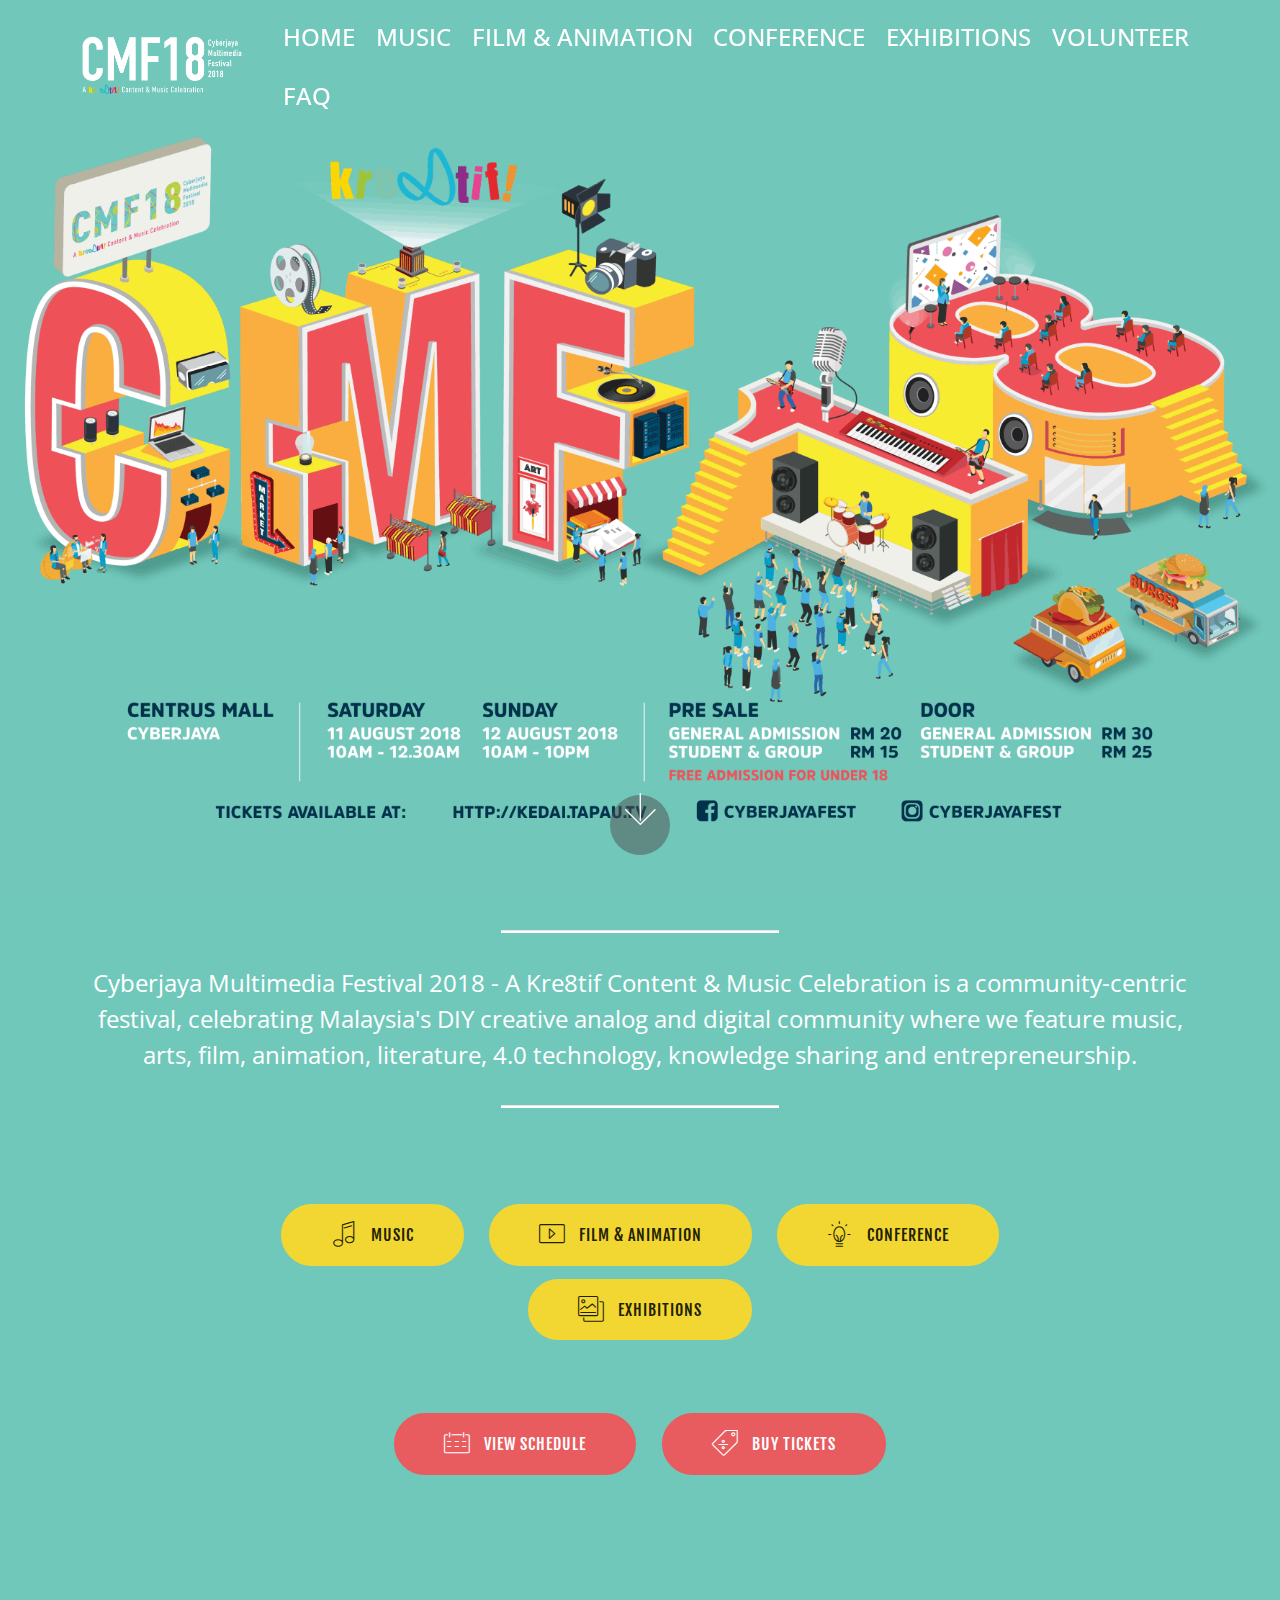
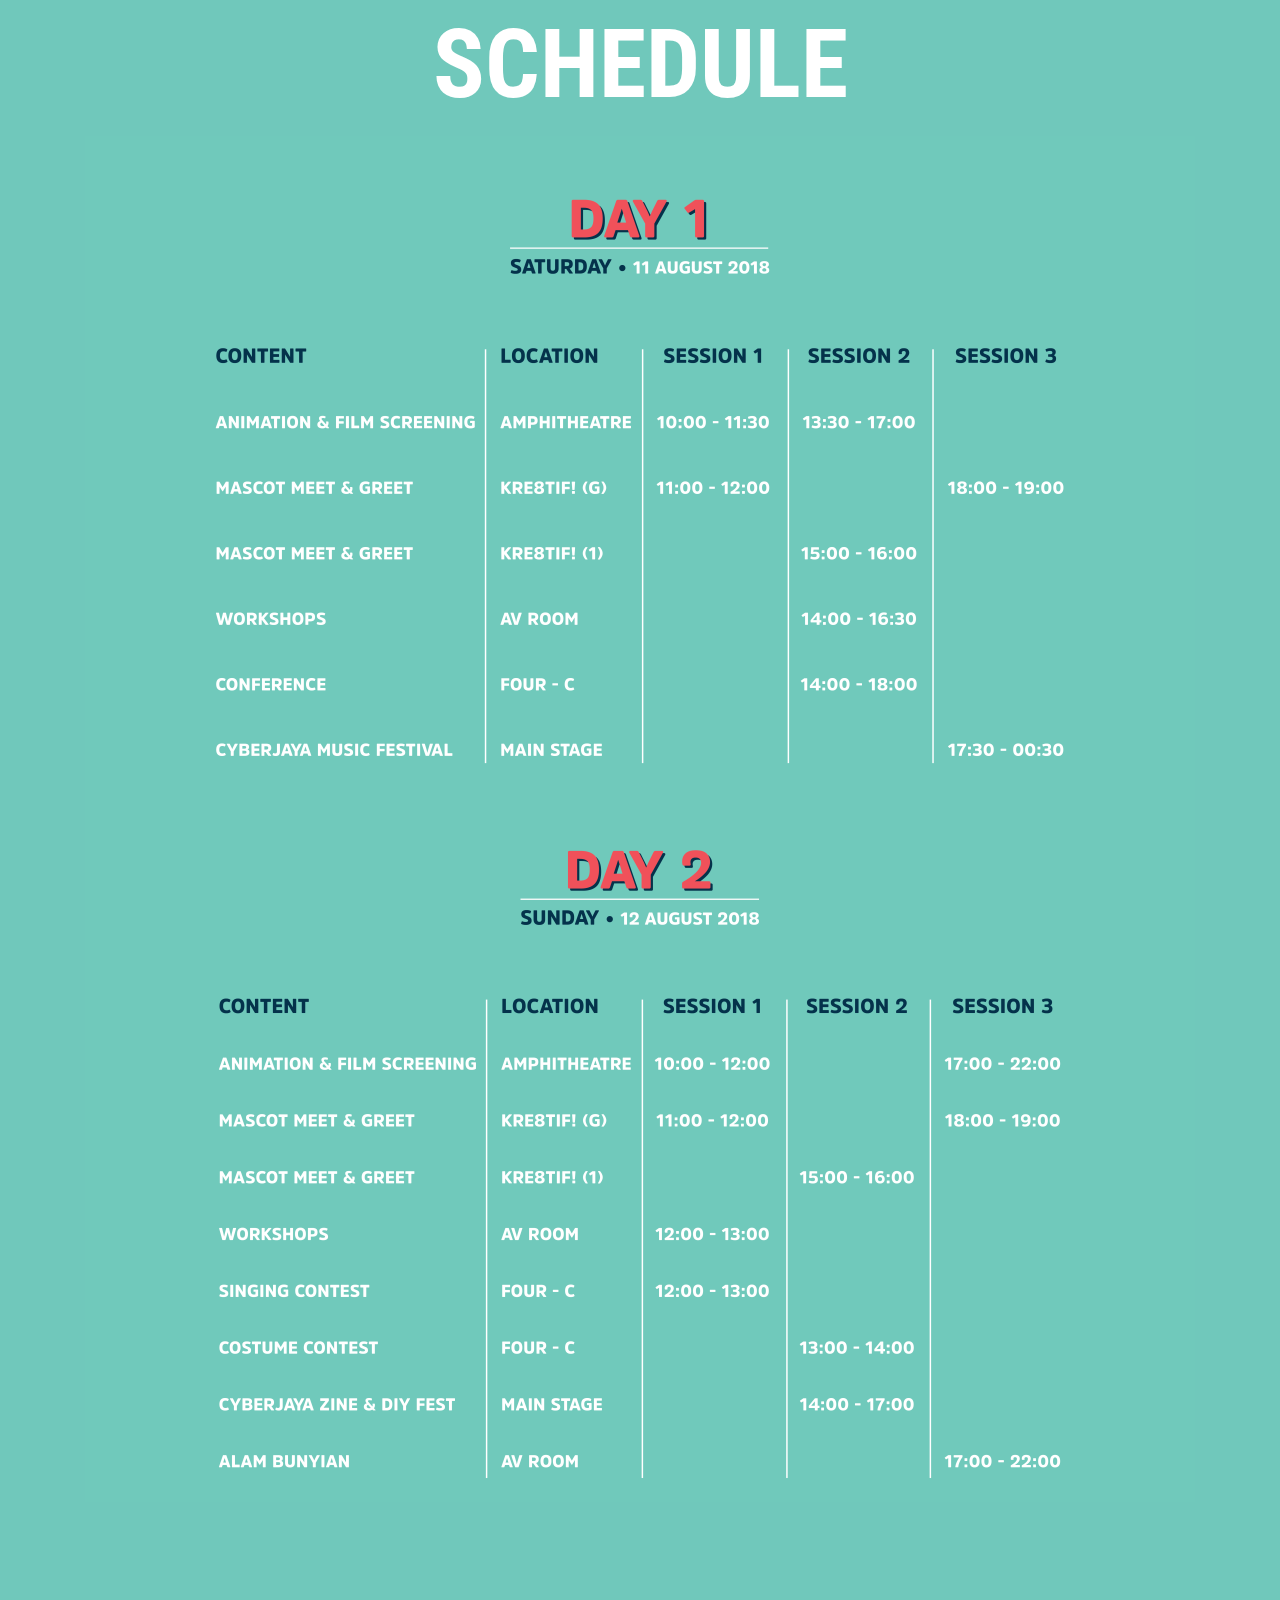
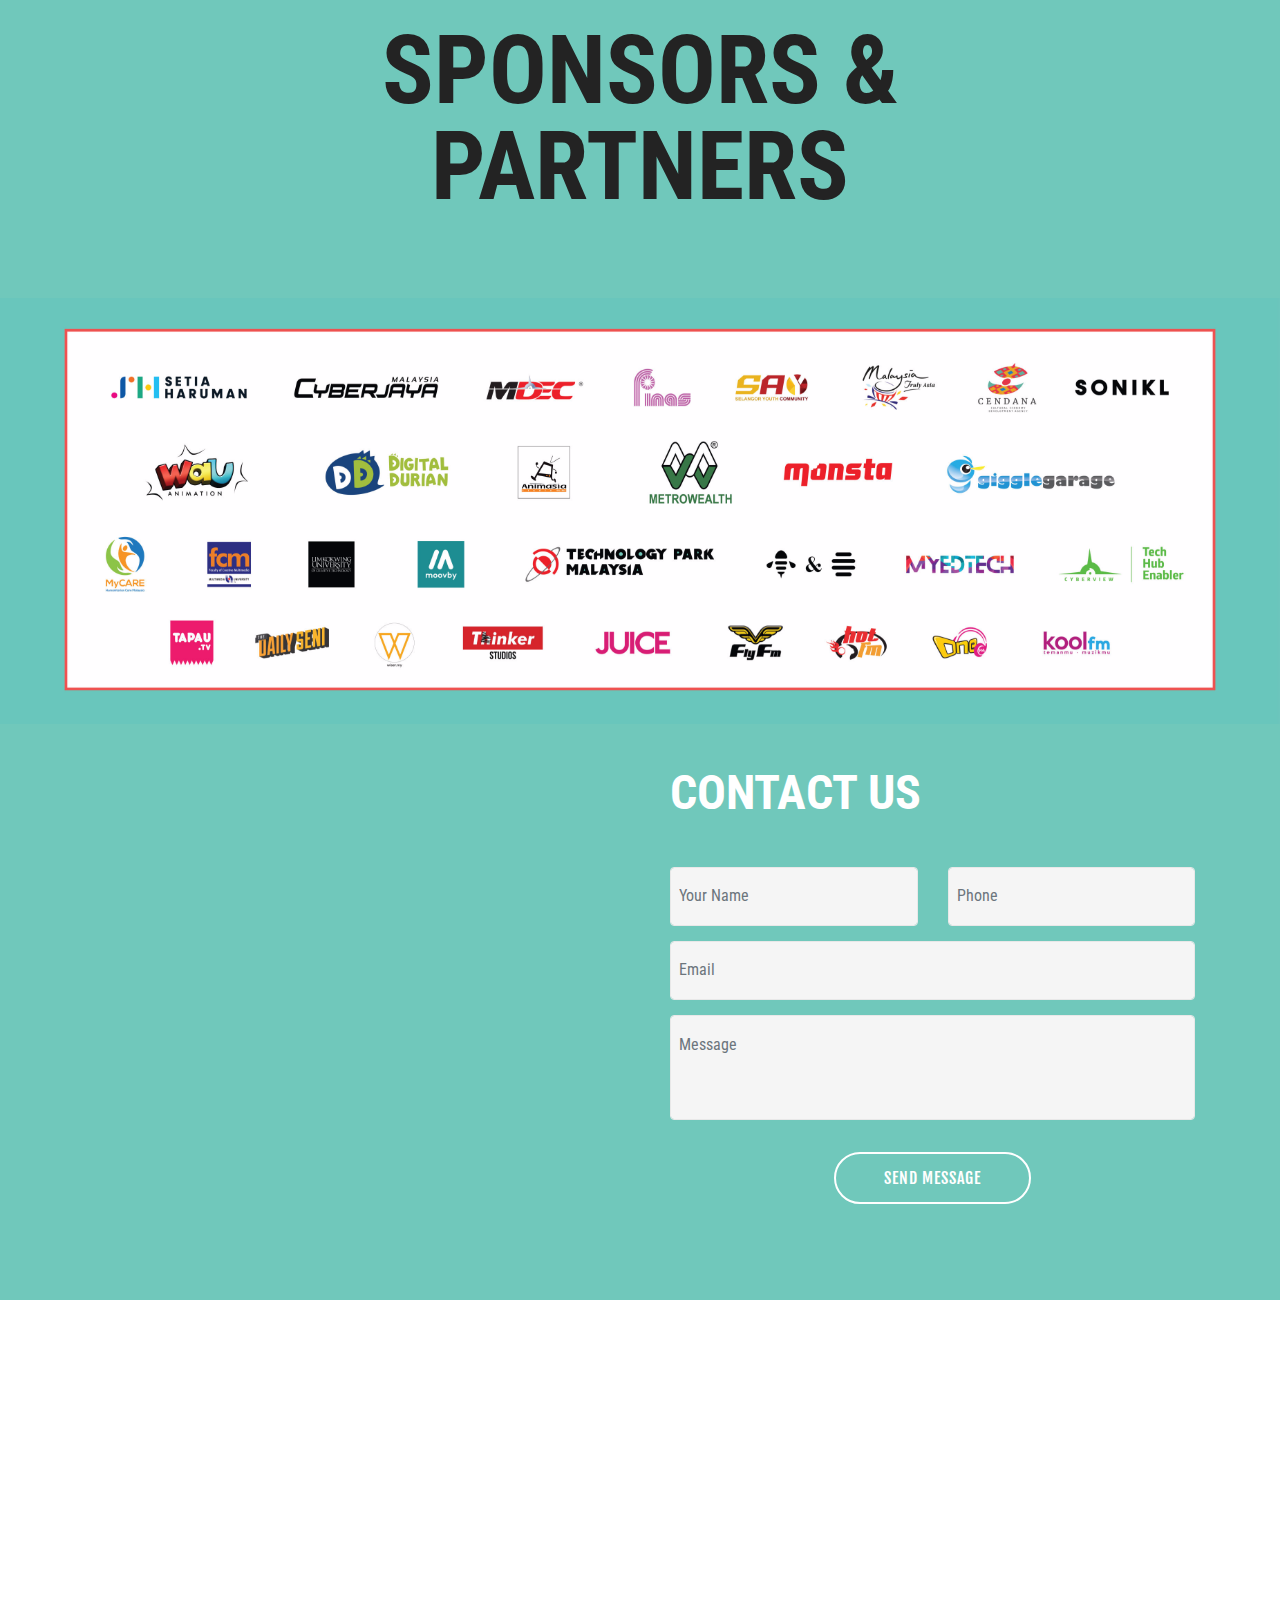
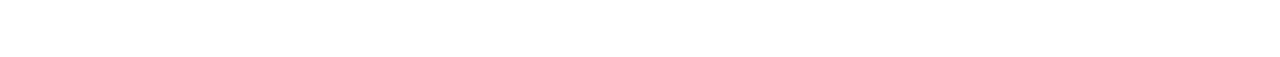
<file: index.html>
<!DOCTYPE html>
<html >
<head>
  <!-- Site made with Mobirise Website Builder v4.7.7, https://mobirise.com -->
  <meta charset="UTF-8">
  <meta http-equiv="X-UA-Compatible" content="IE=edge">
  <meta name="generator" content="Mobirise v4.7.7, mobirise.com">
  <meta name="viewport" content="width=device-width, initial-scale=1, minimum-scale=1">
  <link rel="shortcut icon" href="assets/images/cmf18-key-visual-final-128x181.png" type="image/x-icon">
  <meta name="description" content="">
  <title>Home</title>
  <link rel="stylesheet" href="assets/web/assets/mobirise-icons/mobirise-icons.css">
  <link rel="stylesheet" href="assets/web/assets/mobirise-icons-bold/mobirise-icons-bold.css">
  <link rel="stylesheet" href="assets/tether/tether.min.css">
  <link rel="stylesheet" href="assets/bootstrap/css/bootstrap.min.css">
  <link rel="stylesheet" href="assets/bootstrap/css/bootstrap-grid.min.css">
  <link rel="stylesheet" href="assets/bootstrap/css/bootstrap-reboot.min.css">
  <link rel="stylesheet" href="assets/dropdown/css/style.css">
  <link rel="stylesheet" href="assets/socicon/css/styles.css">
  <link rel="stylesheet" href="assets/theme/css/style.css">
  <link rel="stylesheet" href="assets/mobirise/css/mbr-additional.css" type="text/css">
  
  
  
</head>
<body>
  <section class="menu cid-qU7wpuzrJu" once="menu" id="menu2-1e">

    

    <nav class="navbar navbar-expand beta-menu navbar-dropdown align-items-center navbar-fixed-top navbar-toggleable-sm bg-color transparent">
        <button class="navbar-toggler navbar-toggler-right" type="button" data-toggle="collapse" data-target="#navbarSupportedContent" aria-controls="navbarSupportedContent" aria-expanded="false" aria-label="Toggle navigation">
            <div class="hamburger">
                <span></span>
                <span></span>
                <span></span>
                <span></span>
            </div>
        </button>
        <div class="menu-logo">
            <div class="navbar-brand">
                <span class="navbar-logo">
                    <a href="index.html">
                        <img src="assets/images/cmf18-logo-white-326x121.png" alt="Mobirise" title="" style="height: 3.8rem;">
                    </a>
                </span>
                
            </div>
        </div>
        <div class="collapse navbar-collapse" id="navbarSupportedContent">
            <ul class="navbar-nav nav-dropdown nav-right" data-app-modern-menu="true"><li class="nav-item">
                    <a class="nav-link link text-info display-5" href="index.html">
                        HOME</a>
                </li><li class="nav-item"><a class="nav-link link text-info display-5" href="music.html">
                        MUSIC</a></li><li class="nav-item"><a class="nav-link link text-info display-5" href="filmanimation.html">
                        FILM &amp; ANIMATION</a></li><li class="nav-item"><a class="nav-link link text-info display-5" href="conference.html">
                        CONFERENCE</a></li><li class="nav-item"><a class="nav-link link text-info display-5" href="exhibitions.html">
                        EXHIBITIONS</a></li><li class="nav-item"><a class="nav-link link text-info display-5" href="volunteer.html">VOLUNTEER</a></li>
                <li class="nav-item">
                    <a class="nav-link link text-info display-5" href="faq.html">
                        FAQ</a>
                </li></ul>
            
        </div>
    </nav>
</section>

<section class="engine"><a href="https://mobirise.me/b">how to create a site</a></section><section class="cid-qZuEcj4z0M mbr-fullscreen mbr-parallax-background" id="header2-5y">

    

    

    <div class="container align-center">
        <div class="row justify-content-md-center">
            <div class="mbr-white col-md-10">
                
                
                
                
            </div>
        </div>
    </div>
    <div class="mbr-arrow hidden-sm-down" aria-hidden="true">
        <a href="#next">
            <i class="mbri-down mbr-iconfont"></i>
        </a>
    </div>
</section>

<section class="mbr-section article content9 cid-qZtVx4r8ZY" id="content9-5p">
    
     

    <div class="container">
        <div class="inner-container" style="width: 100%;">
            <hr class="line" style="width: 25%;">
            <div class="section-text align-center mbr-fonts-style display-5">Cyberjaya Multimedia Festival 2018 - A Kre8tif Content &amp; Music Celebration is a community-centric festival, celebrating Malaysia's DIY creative analog and digital community where we feature music, arts, film, animation, literature, 4.0 technology, knowledge sharing and entrepreneurship.</div>
            <hr class="line" style="width: 25%;">
        </div>
        </div>
</section>

<section class="header1 cid-qZtSWBh7QK" id="header1-5n">

    

    

    <div class="container">
        <div class="row justify-content-md-center">
            <div class="mbr-white col-md-10">
                
                
                
                <div class="mbr-section-btn align-center"><a class="btn btn-md btn-success display-4" href="music.html"><span class="mbri-music mbr-iconfont mbr-iconfont-btn"></span>
                        MUSIC</a>
                    <a class="btn btn-md btn-success display-4" href="filmanimation.html"><span class="mbri-video mbr-iconfont mbr-iconfont-btn"></span>
                        FILM &amp; ANIMATION</a> <a class="btn btn-md btn-success display-4" href="conference.html">
                        <span class="mbr-iconfont mbri-idea"></span>CONFERENCE</a> <a class="btn btn-md btn-success display-4" href="exhibitions.html"><span class="mbri-photos mbr-iconfont mbr-iconfont-btn"></span>
                        EXHIBITIONS</a></div>
            </div>
        </div>
    </div>

</section>

<section class="header1 cid-qZtUT0WhBj" id="header1-5o">

    

    

    <div class="container">
        <div class="row justify-content-md-center">
            <div class="mbr-white col-md-10">
                
                
                
                <div class="mbr-section-btn align-center"><a class="btn btn-md btn-primary display-4" href="index.html#content5-5l"><span class="mbri-calendar mbr-iconfont mbr-iconfont-btn"></span>
                        VIEW SCHEDULE</a>
                    <a class="btn btn-md btn-primary display-4" href="index.html#content5-3k"><span class="mbri-sale mbr-iconfont mbr-iconfont-btn"></span>
                        BUY TICKETS</a></div>
            </div>
        </div>
    </div>

</section>

<section class="mbr-section content5 cid-qZtIclIojc" id="content5-5l">

    

    

    <div class="container">
        <div class="media-container-row">
            <div class="title col-12 col-md-8">
                <h2 class="align-center mbr-bold mbr-white pb-3 mbr-fonts-style display-1">
                    SCHEDULE</h2>
                
                
                
            </div>
        </div>
    </div>
</section>

<section class="cid-qZtHFCogzg" id="image1-5j">

    

    <figure class="mbr-figure container">
            <div class="image-block" style="width: 100%;">
                <img src="assets/images/cmf18-schedule-1-2220x1366.png" width="1400" alt="" title="">
                
            </div>
    </figure>
</section>

<section class="cid-qZtHQyG22S" id="image1-5k">

    

    <figure class="mbr-figure container">
            <div class="image-block" style="width: 100%;">
                <img src="assets/images/cmf18-schedule-2-2220x1366.png" width="1400" alt="" title="">
                
            </div>
    </figure>
</section>

<section class="mbr-section content4 cid-r4RdFBcY5k" id="content4-62">

    

    <div class="container">
        <div class="media-container-row">
            <div class="title col-12 col-md-8">
                <h2 class="align-center pb-3 mbr-fonts-style display-1"><strong>
                    SPONSORS &amp; PARTNERS</strong></h2>
                
                
            </div>
        </div>
    </div>
</section>

<section class="cid-r4RdtCg7K4" id="image1-61">

    

    <figure class="mbr-figure">
            <div class="image-block" style="width: 66%;">
                <img src="assets/images/sponsors-1-3704x1543.jpg" width="1400" alt="Mobirise" title="">
                
            </div>
    </figure>
</section>

<section class="mbr-section form4 cid-qU8x9T0Xti" id="form4-3j">

    

    
    <div class="container">
        <div class="row">
            <div class="col-md-6">
                <div class="google-map"><iframe frameborder="0" style="border:0" src="https://www.google.com/maps/embed/v1/place?key=AIzaSyA0Dx_boXQiwvdz8sJHoYeZNVTdoWONYkU&amp;q=place_id:ChIJL805tfq2zTER9vPhsC-J2m4" allowfullscreen=""></iframe></div>
            </div>
            <div class="col-md-6">
                <h2 class="pb-3 align-left mbr-fonts-style display-2"><strong>
                    CONTACT US</strong></h2>
                <div>
                    <div class="icon-block pb-3">
                        
                        
                    </div>
                    
                </div>
                <div data-form-type="formoid">
                    <div data-form-alert="" hidden="">
                        Thanks for filling out the form!
                    </div>
                    <form class="block mbr-form" action="https://mobirise.com/" method="post" data-form-title="Mobirise Form"><input type="hidden" name="email" data-form-email="true" value="VGAcYfJeMKzSRc7ldjUUBn0yOA0tYURHapKSmx+BLx6hLSI69x7y4ihhZmhcNVO9EKm6jrCtCgkrcuvU6uaTadPWQTtBuE1VuwjRj+sKNuH3LbdgoxABRtccq4dZj1EL" data-form-field="Email">
                        <div class="row">
                            <div class="col-md-6 multi-horizontal" data-for="name">
                                <input type="text" class="form-control input" name="name" data-form-field="Name" placeholder="Your Name" required="" id="name-form4-3j">
                            </div>
                            <div class="col-md-6 multi-horizontal" data-for="phone">
                                <input type="text" class="form-control input" name="phone" data-form-field="Phone" placeholder="Phone" required="" id="phone-form4-3j">
                            </div>
                            <div class="col-md-12" data-for="email">
                                <input type="text" class="form-control input" name="email" data-form-field="Email" placeholder="Email" required="" id="email-form4-3j">
                            </div>
                            <div class="col-md-12" data-for="message">
                                <textarea class="form-control input" name="message" rows="3" data-form-field="Message" placeholder="Message" style="resize:none" id="message-form4-3j"></textarea>
                            </div>
                            <div class="input-group-btn col-md-12" style="margin-top: 10px;"><button href="" type="submit" class="btn btn-form btn-white-outline display-4">SEND MESSAGE</button></div>
                        </div>
                    </form>
                </div>
            </div>
        </div>
    </div>
</section>

<section class="cid-qTkAaeaxX5 mbr-reveal" id="footer1-2">

    

    

    <div class="container">
        <div class="media-container-row content text-white">
            <div class="col-12 col-md-3">
                <div class="media-wrap">
                    <a href="https://instagram.com/cyberjayafest" target="_blank">
                        <img src="assets/images/cmf18-logo-white-192x71.png" alt="Mobirise" title="">
                    </a>
                </div>
            </div>
            <div class="col-12 col-md-3 mbr-fonts-style display-7">
                <h5 class="pb-3">&nbsp;</h5>
                <p class="mbr-text">&nbsp;</p>
            </div>
            <div class="col-12 col-md-3 mbr-fonts-style display-7">
                <h5 class="pb-3">Address</h5>
                <p class="mbr-text">Centrus Mall<br>Lingkaran Cyber Point Timur &amp; Persiaran Multimedia, Cyberjaya, 63000 Cyberjaya, Selangor</p>
            </div>
            <div class="col-12 col-md-3 mbr-fonts-style display-7">
                <h5 class="pb-3">
                    Links
                </h5>
                <p class="mbr-text"><a href="https://kre8tif.mdec.my/#festival" target="_blank" class="text-info">Kre8tif Conference &amp; Content Festival</a><br></p>
            </div>
        </div>
        <div class="footer-lower">
            <div class="media-container-row">
                <div class="col-sm-12">
                    <hr>
                </div>
            </div>
            <div class="media-container-row mbr-white">
                <div class="col-sm-6 copyright">
                    <p class="mbr-text mbr-fonts-style display-7">
                        © Copyright 2018 Cyberjaya Multimedia Festival - All Rights Reserved
                    </p>
                </div>
                <div class="col-md-6">
                    <div class="social-list align-right">
                        <div class="soc-item">
                            <a href="http://instagram.com/cyberjayafest" target="_blank">
                                <span class="mbr-iconfont mbr-iconfont-social socicon-instagram socicon"></span>
                            </a>
                        </div>
                        <div class="soc-item">
                            <a href="https://www.facebook.com/cyberjayafest" target="_blank">
                                <span class="mbr-iconfont mbr-iconfont-social socicon-facebook socicon"></span>
                            </a>
                        </div>
                        <div class="soc-item">
                            <a href="https://wearesonikl.tumblr.com/" target="_blank">
                                <span class="mbr-iconfont mbr-iconfont-social socicon-tumblr socicon"></span>
                            </a>
                        </div>
                        
                        
                        
                    </div>
                </div>
            </div>
        </div>
    </div>
</section>


  <script src="assets/web/assets/jquery/jquery.min.js"></script>
  <script src="assets/popper/popper.min.js"></script>
  <script src="assets/tether/tether.min.js"></script>
  <script src="assets/bootstrap/js/bootstrap.min.js"></script>
  <script src="assets/dropdown/js/script.min.js"></script>
  <script src="assets/touchswipe/jquery.touch-swipe.min.js"></script>
  <script src="assets/parallax/jarallax.min.js"></script>
  <script src="assets/smoothscroll/smooth-scroll.js"></script>
  <script src="assets/theme/js/script.js"></script>
  <script src="assets/formoid/formoid.min.js"></script>
  
  
 <div id="scrollToTop" class="scrollToTop mbr-arrow-up"><a style="text-align: center;"><i></i></a></div>
  </body>
</html>
</file>
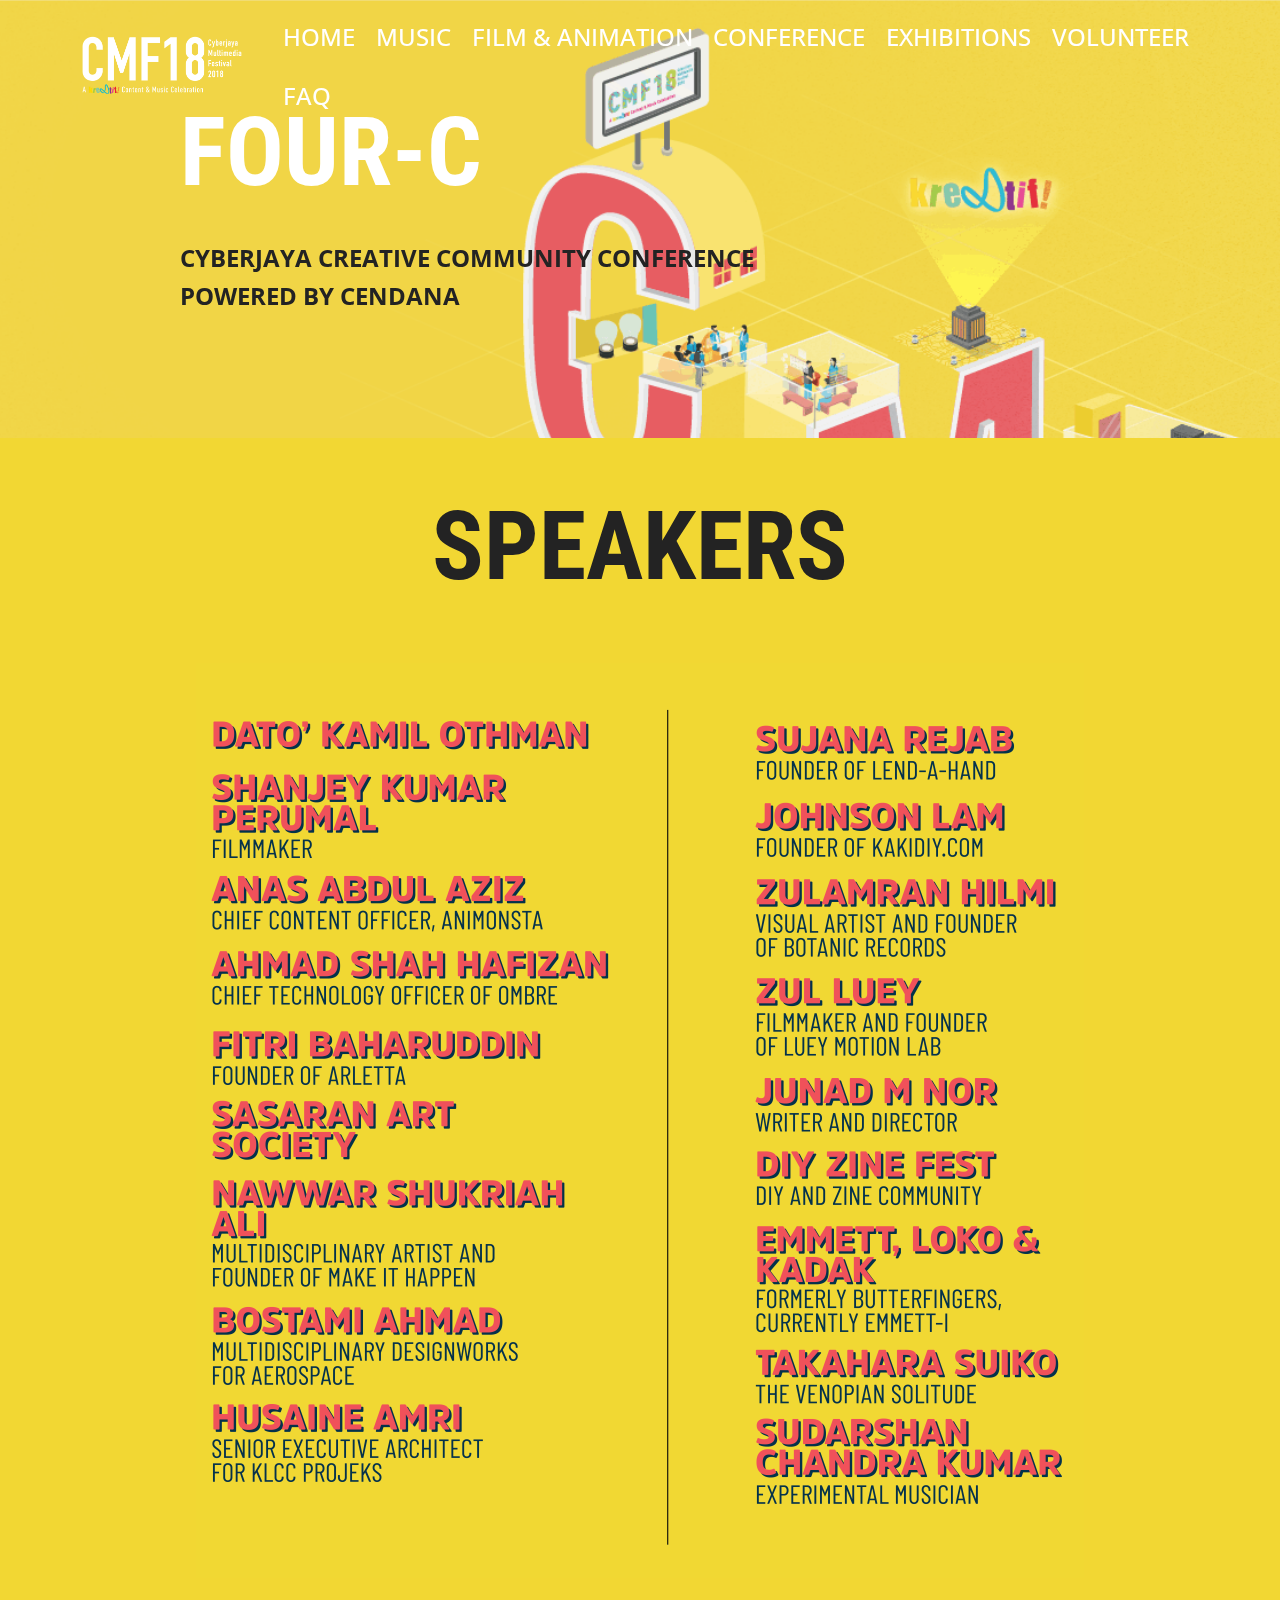
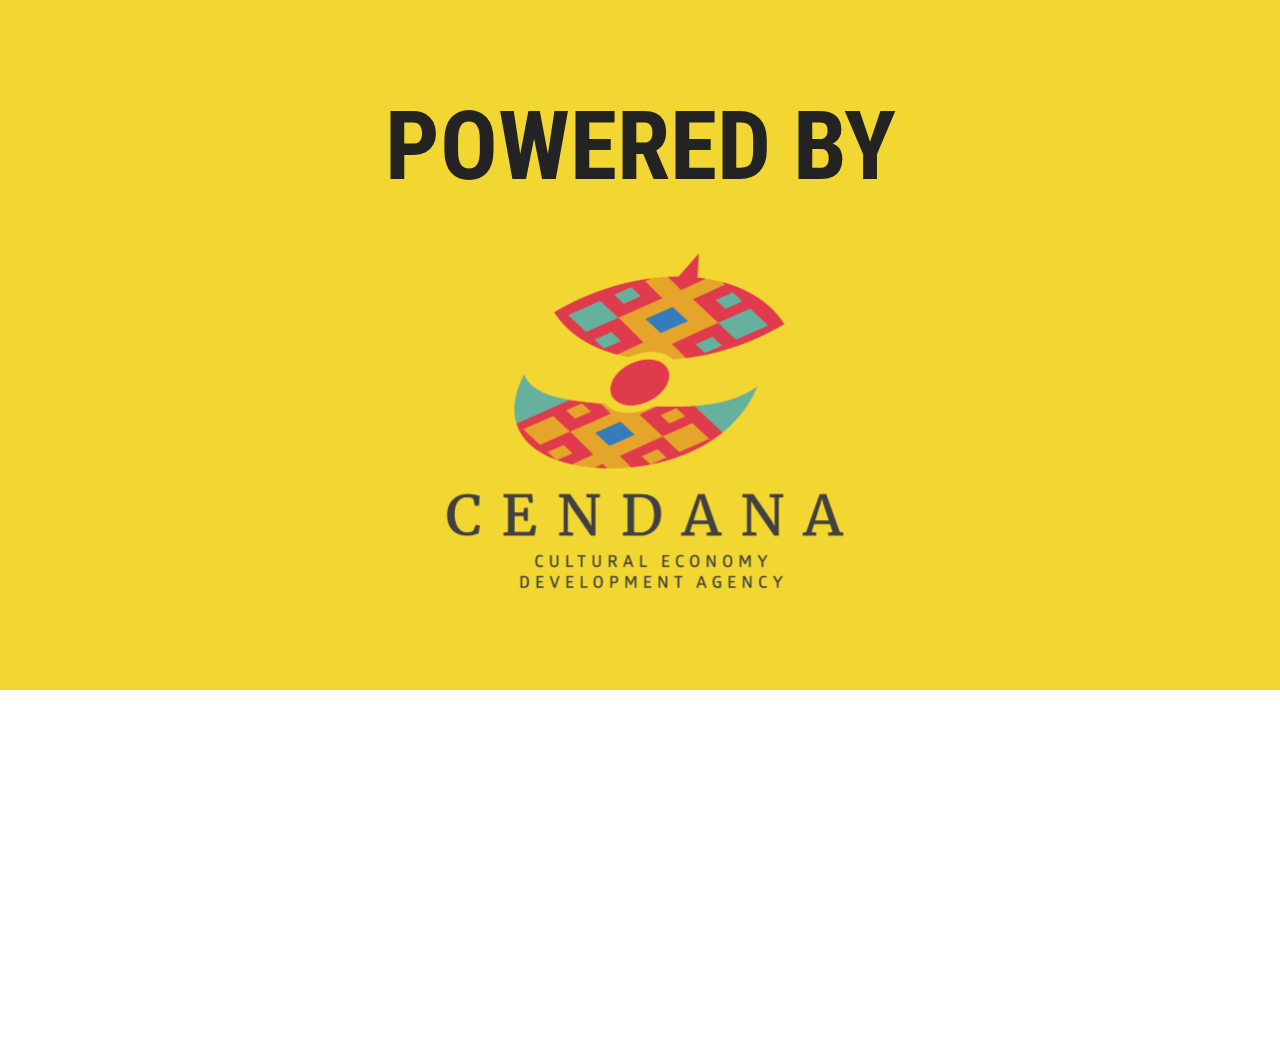
<file: conference.html>
<!DOCTYPE html>
<html >
<head>
  <!-- Site made with Mobirise Website Builder v4.7.7, https://mobirise.com -->
  <meta charset="UTF-8">
  <meta http-equiv="X-UA-Compatible" content="IE=edge">
  <meta name="generator" content="Mobirise v4.7.7, mobirise.com">
  <meta name="viewport" content="width=device-width, initial-scale=1, minimum-scale=1">
  <link rel="shortcut icon" href="assets/images/cmf18-key-visual-final-128x181.png" type="image/x-icon">
  <meta name="description" content="">
  <title>Conference</title>
  <link rel="stylesheet" href="assets/web/assets/mobirise-icons/mobirise-icons.css">
  <link rel="stylesheet" href="assets/tether/tether.min.css">
  <link rel="stylesheet" href="assets/bootstrap/css/bootstrap.min.css">
  <link rel="stylesheet" href="assets/bootstrap/css/bootstrap-grid.min.css">
  <link rel="stylesheet" href="assets/bootstrap/css/bootstrap-reboot.min.css">
  <link rel="stylesheet" href="assets/socicon/css/styles.css">
  <link rel="stylesheet" href="assets/dropdown/css/style.css">
  <link rel="stylesheet" href="assets/theme/css/style.css">
  <link rel="stylesheet" href="assets/mobirise/css/mbr-additional.css" type="text/css">
  
  
  
</head>
<body>
  <section class="menu cid-qU7D4cIO3t" once="menu" id="menu2-1g">

    

    <nav class="navbar navbar-expand beta-menu navbar-dropdown align-items-center navbar-fixed-top navbar-toggleable-sm bg-color transparent">
        <button class="navbar-toggler navbar-toggler-right" type="button" data-toggle="collapse" data-target="#navbarSupportedContent" aria-controls="navbarSupportedContent" aria-expanded="false" aria-label="Toggle navigation">
            <div class="hamburger">
                <span></span>
                <span></span>
                <span></span>
                <span></span>
            </div>
        </button>
        <div class="menu-logo">
            <div class="navbar-brand">
                <span class="navbar-logo">
                    <a href="index.html">
                        <img src="assets/images/cmf18-logo-white-326x121.png" alt="Mobirise" title="" style="height: 3.8rem;">
                    </a>
                </span>
                
            </div>
        </div>
        <div class="collapse navbar-collapse" id="navbarSupportedContent">
            <ul class="navbar-nav nav-dropdown nav-right" data-app-modern-menu="true"><li class="nav-item">
                    <a class="nav-link link text-info display-5" href="index.html">
                        HOME</a>
                </li><li class="nav-item"><a class="nav-link link text-info display-5" href="music.html">
                        MUSIC</a></li><li class="nav-item"><a class="nav-link link text-info display-5" href="filmanimation.html">
                        FILM &amp; ANIMATION</a></li><li class="nav-item"><a class="nav-link link text-info display-5" href="conference.html">
                        CONFERENCE</a></li><li class="nav-item"><a class="nav-link link text-info display-5" href="exhibitions.html">
                        EXHIBITIONS</a></li><li class="nav-item"><a class="nav-link link text-info display-5" href="volunteer.html">VOLUNTEER</a></li>
                <li class="nav-item">
                    <a class="nav-link link text-info display-5" href="faq.html">
                        FAQ</a>
                </li></ul>
            
        </div>
    </nav>
</section>

<section class="engine"><a href="https://mobirise.me/l">free site templates</a></section><section class="header1 cid-qU7D4dfQZJ mbr-parallax-background" id="header1-1h">

    

    

    <div class="container">
        <div class="row justify-content-md-center">
            <div class="mbr-white col-md-10">
                
                <h3 class="mbr-section-subtitle align-center mbr-light pb-3 mbr-fonts-style display-1"><strong>
                    FOUR-C</strong></h3>
                <p class="mbr-text align-center pb-3 mbr-fonts-style display-5"><strong>CYBERJAYA CREATIVE COMMUNITY CONFERENCE</strong><br><strong>POWERED BY CENDANA</strong></p>
                
            </div>
        </div>
    </div>

</section>

<section class="mbr-section content5 cid-qZwKGEyaMW" id="content5-5z">

    

    

    <div class="container">
        <div class="media-container-row">
            <div class="title col-12 col-md-8">
                <h2 class="align-center mbr-bold mbr-white pb-3 mbr-fonts-style display-1">
                    SPEAKERS</h2>
                
                
                
            </div>
        </div>
    </div>
</section>

<section class="cid-qZu58C36oC" id="image3-5u">

    

    <figure class="mbr-figure container">
            <div class="image-block" style="width: 80%;">
                <img src="assets/images/cmf18-speakers-1-1776x1830.png" width="1400" alt="" title="">
                
            </div>
    </figure>
</section>

<section class="mbr-section content5 cid-r4RffgzJqR" id="content5-63">

    

    

    <div class="container">
        <div class="media-container-row">
            <div class="title col-12 col-md-8">
                <h2 class="align-center mbr-bold mbr-white pb-3 mbr-fonts-style display-1">
                    POWERED BY</h2>
                
                
                
            </div>
        </div>
    </div>
</section>

<section class="cid-r4RfluOoFY" id="image1-64">

    

    <figure class="mbr-figure container">
            <div class="image-block" style="width: 66%;">
                <a href="http://cendana.com.my" target="_blank"><img src="assets/images/logo-01-1-1466x825.png" width="1400" alt="Mobirise" title=""></a>
                
            </div>
    </figure>
</section>

<section class="cid-qU7D4kETDj mbr-reveal" id="footer1-1q">

    

    

    <div class="container">
        <div class="media-container-row content text-white">
            <div class="col-12 col-md-3">
                <div class="media-wrap">
                    <a href="https://instagram.com/cyberjayafest">
                        <img src="assets/images/cmf18-logo-black-520x194.png" alt="" title="">
                    </a>
                </div>
            </div>
            <div class="col-12 col-md-3 mbr-fonts-style display-7">
                <h5 class="pb-3"></h5>
                <p class="mbr-text"></p>
            </div>
            <div class="col-12 col-md-3 mbr-fonts-style display-7">
                <h5 class="pb-3">
                    Address</h5>
                <p class="mbr-text">Centrus Mall<br>Lingkaran Cyber Point Timur &amp; Persiaran Multimedia, Cyberjaya, 63000 Cyberjaya, Selangor</p>
            </div>
            <div class="col-12 col-md-3 mbr-fonts-style display-7">
                <h5 class="pb-3">
                    Links
                </h5>
                <p class="mbr-text"><a href="https://kre8tif.mdec.my/#festival" target="_blank" class="text-warning">Kre8tif Conference &amp; Content Festival</a><a href="https://kre8tif.mdec.my/#festival" target="_blank" class="text-secondary"><br></a><br></p>
            </div>
        </div>
        <div class="footer-lower">
            <div class="media-container-row">
                <div class="col-sm-12">
                    <hr>
                </div>
            </div>
            <div class="media-container-row mbr-white">
                <div class="col-sm-6 copyright">
                    <p class="mbr-text mbr-fonts-style display-7">
                        © Copyright 2018 Cyberjaya Multimedia Festival - All Rights Reserved
                    </p>
                </div>
                <div class="col-md-6">
                    <div class="social-list align-right">
                        <div class="soc-item">
                            <a href="http://instagram.com/cyberjayafest" target="_blank">
                                <span class="mbr-iconfont mbr-iconfont-social socicon-instagram socicon" style="color: rgb(0, 0, 0);"></span>
                            </a>
                        </div>
                        <div class="soc-item">
                            <a href="https://www.facebook.com/cyberjayafest" target="_blank">
                                <span class="mbr-iconfont mbr-iconfont-social socicon-facebook socicon" style="color: rgb(0, 0, 0);"></span>
                            </a>
                        </div>
                        <div class="soc-item">
                            <a href="https://wearesonikl.tumblr.com/" target="_blank">
                                <span class="mbr-iconfont mbr-iconfont-social socicon-tumblr socicon" style="color: rgb(0, 0, 0);"></span>
                            </a>
                        </div>
                        
                        
                        
                    </div>
                </div>
            </div>
        </div>
    </div>
</section>


  <script src="assets/web/assets/jquery/jquery.min.js"></script>
  <script src="assets/popper/popper.min.js"></script>
  <script src="assets/tether/tether.min.js"></script>
  <script src="assets/bootstrap/js/bootstrap.min.js"></script>
  <script src="assets/dropdown/js/script.min.js"></script>
  <script src="assets/touchswipe/jquery.touch-swipe.min.js"></script>
  <script src="assets/parallax/jarallax.min.js"></script>
  <script src="assets/smoothscroll/smooth-scroll.js"></script>
  <script src="assets/theme/js/script.js"></script>
  
  
 <div id="scrollToTop" class="scrollToTop mbr-arrow-up"><a style="text-align: center;"><i></i></a></div>
  </body>
</html>
</file>
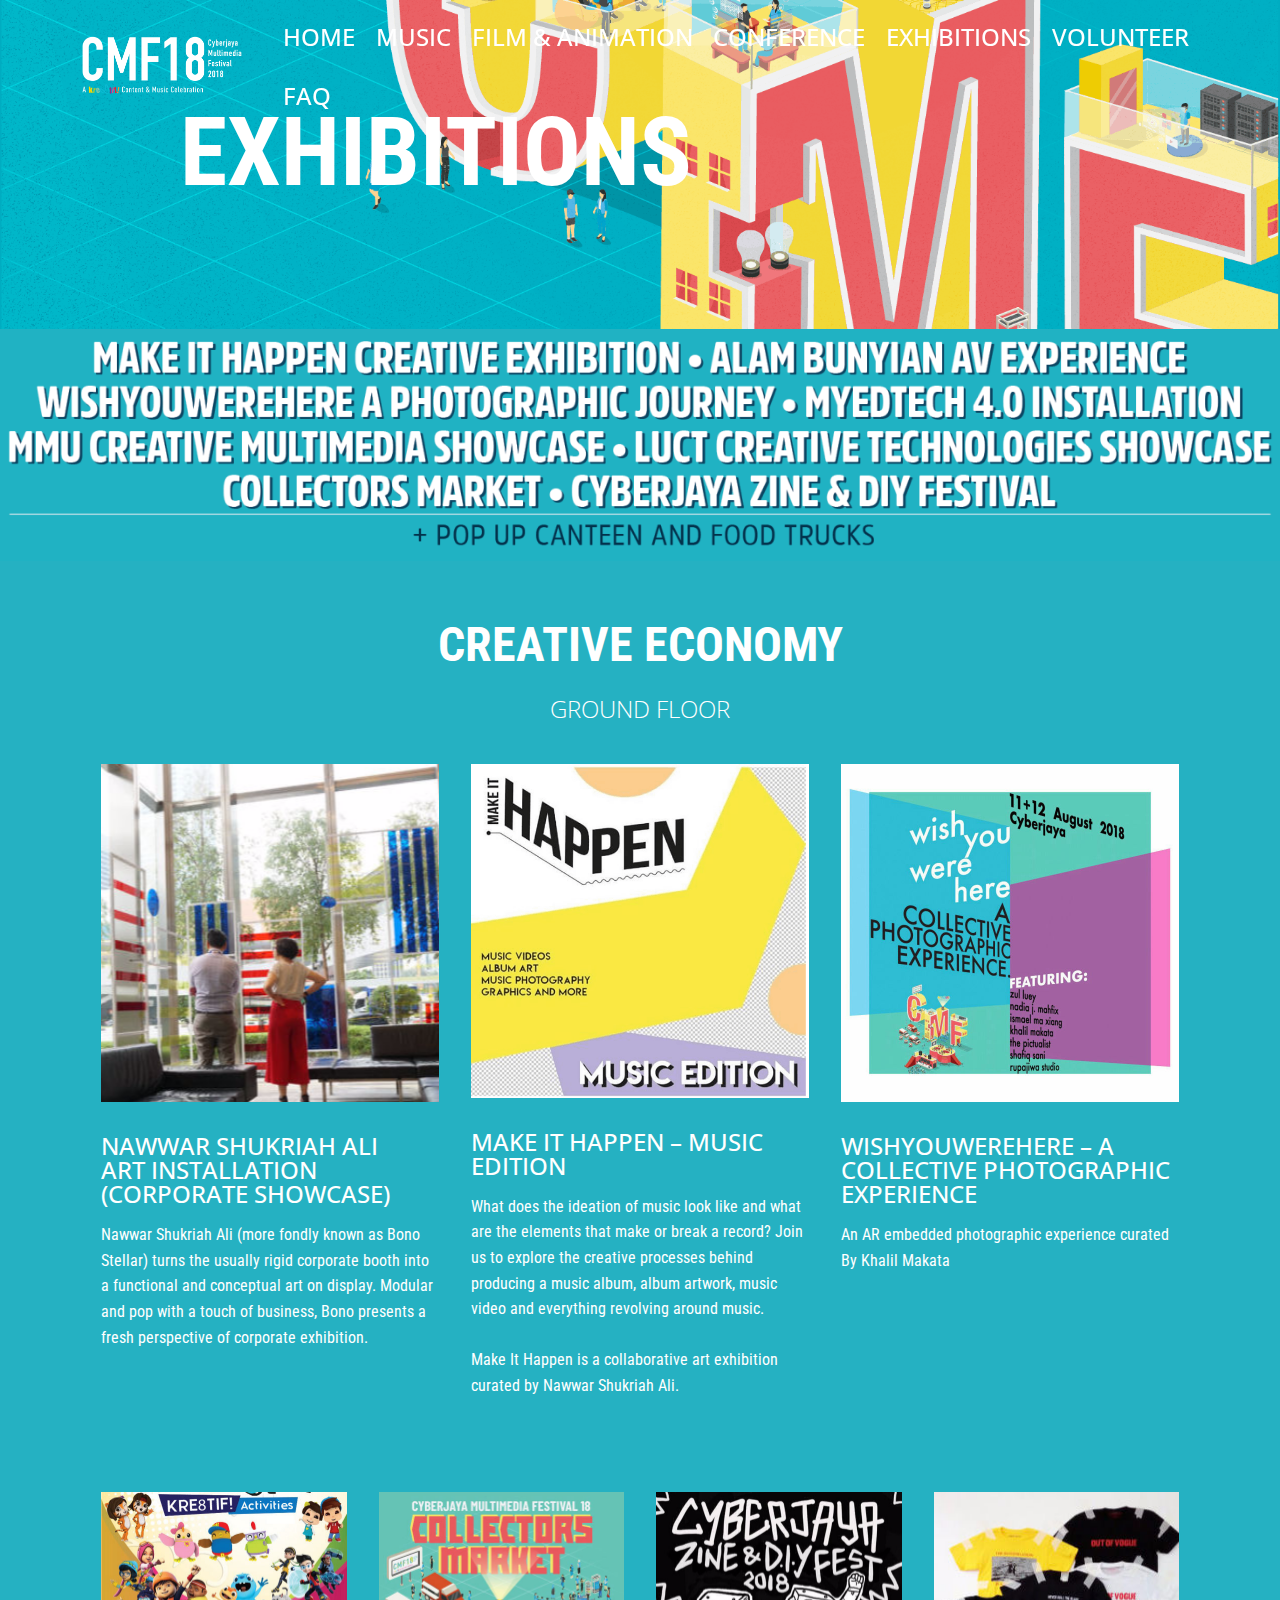
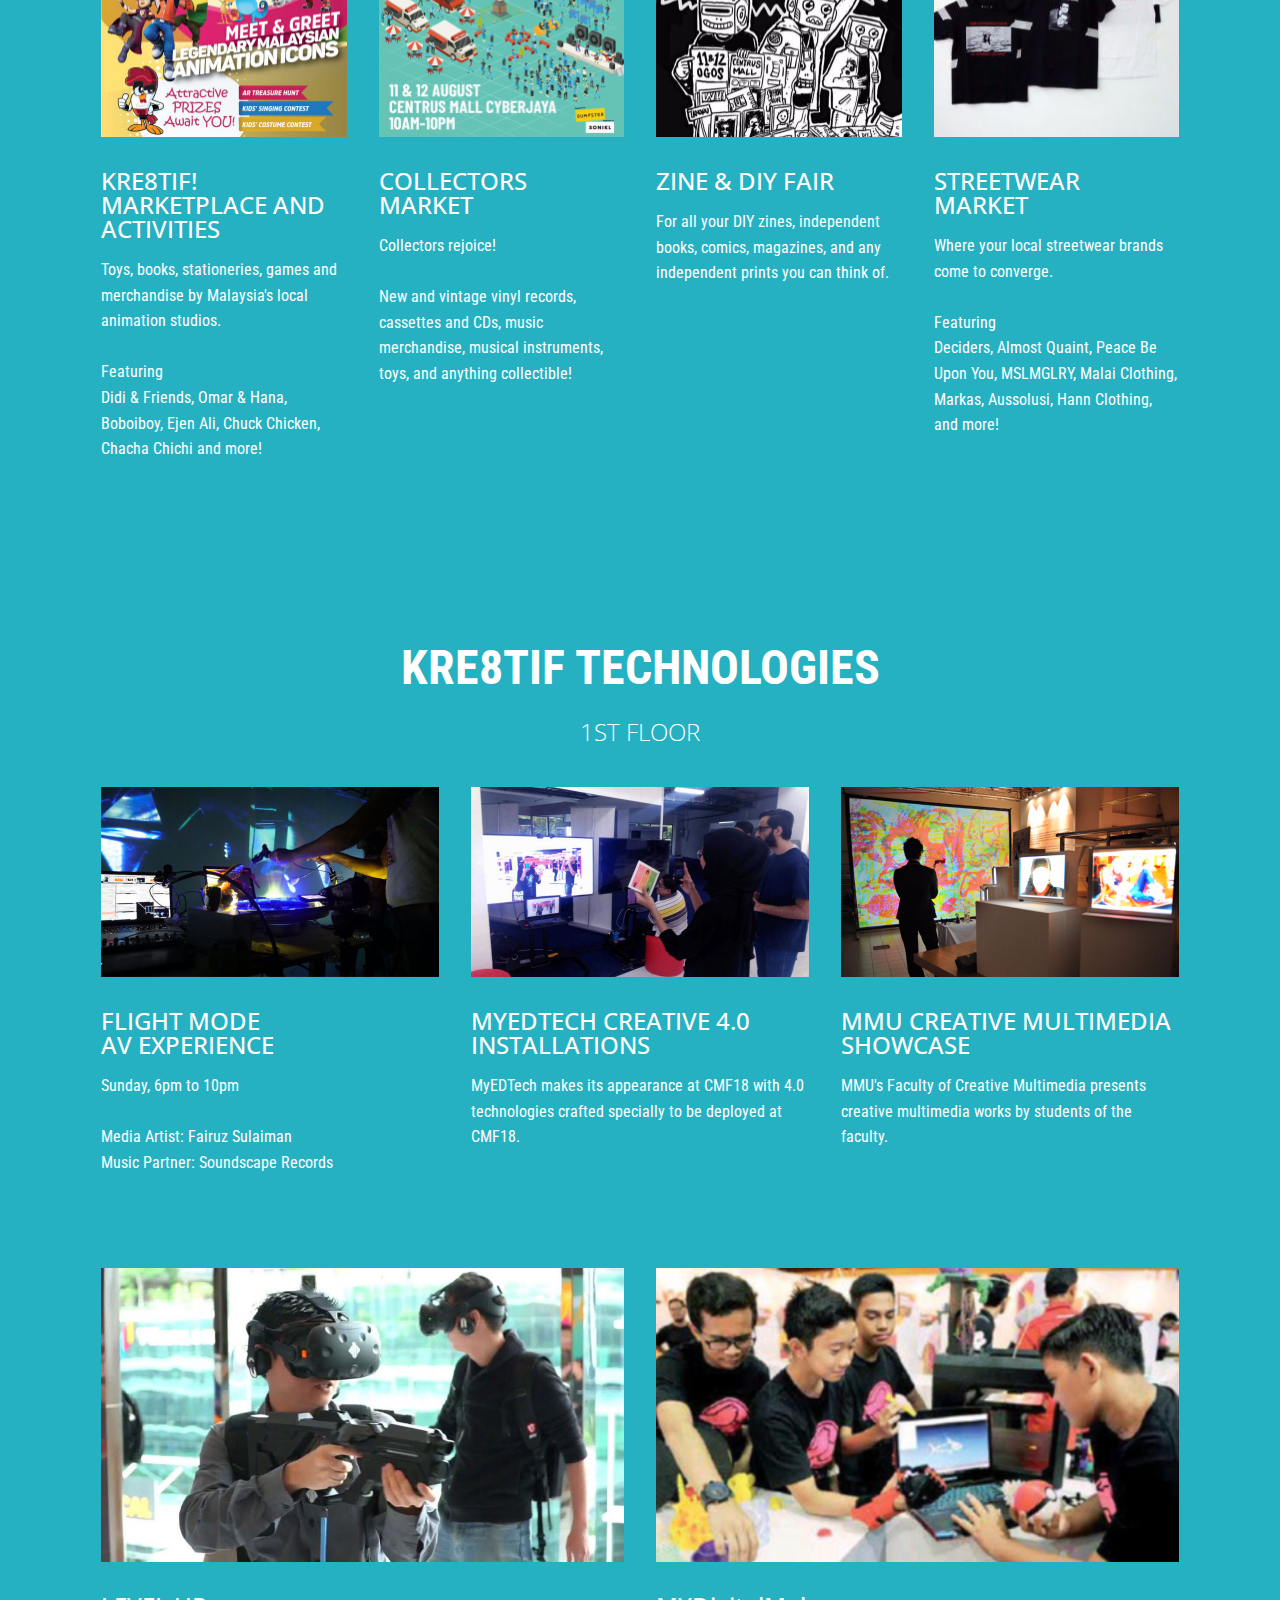
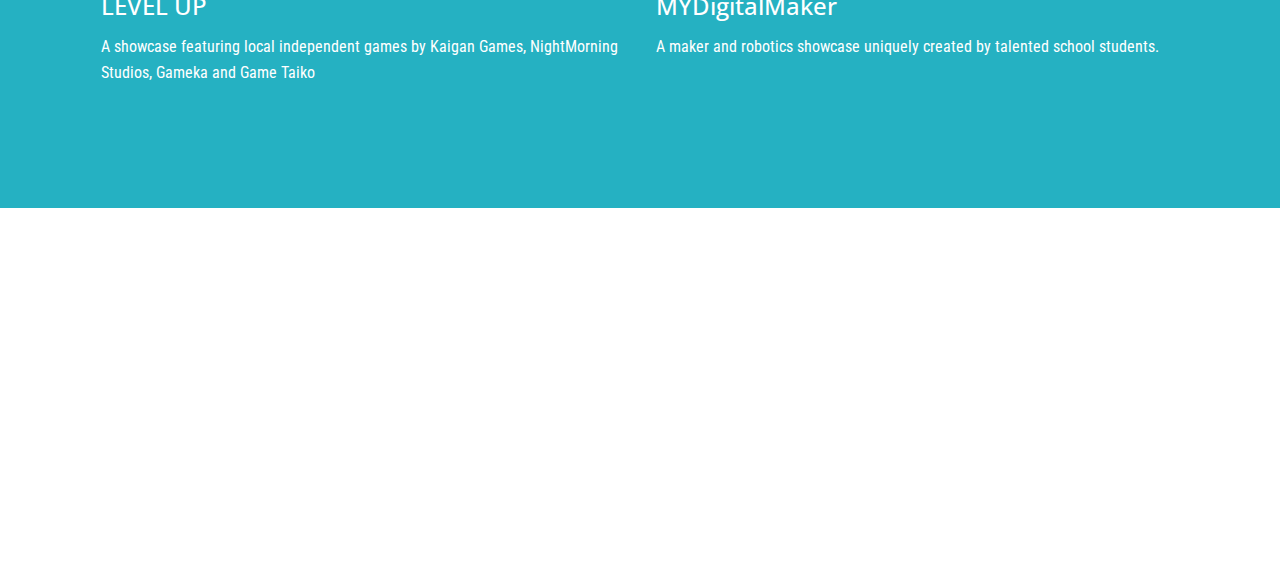
<file: exhibitions.html>
<!DOCTYPE html>
<html >
<head>
  <!-- Site made with Mobirise Website Builder v4.7.7, https://mobirise.com -->
  <meta charset="UTF-8">
  <meta http-equiv="X-UA-Compatible" content="IE=edge">
  <meta name="generator" content="Mobirise v4.7.7, mobirise.com">
  <meta name="viewport" content="width=device-width, initial-scale=1, minimum-scale=1">
  <link rel="shortcut icon" href="assets/images/cmf18-key-visual-final-128x181.png" type="image/x-icon">
  <meta name="description" content="">
  <title>Exhibitions</title>
  <link rel="stylesheet" href="assets/web/assets/mobirise-icons/mobirise-icons.css">
  <link rel="stylesheet" href="assets/tether/tether.min.css">
  <link rel="stylesheet" href="assets/bootstrap/css/bootstrap.min.css">
  <link rel="stylesheet" href="assets/bootstrap/css/bootstrap-grid.min.css">
  <link rel="stylesheet" href="assets/bootstrap/css/bootstrap-reboot.min.css">
  <link rel="stylesheet" href="assets/socicon/css/styles.css">
  <link rel="stylesheet" href="assets/dropdown/css/style.css">
  <link rel="stylesheet" href="assets/theme/css/style.css">
  <link rel="stylesheet" href="assets/mobirise/css/mbr-additional.css" type="text/css">
  
  
  
</head>
<body>
  <section class="menu cid-qU7WsrVGXy" once="menu" id="menu2-2b">

    

    <nav class="navbar navbar-expand beta-menu navbar-dropdown align-items-center navbar-fixed-top navbar-toggleable-sm bg-color transparent">
        <button class="navbar-toggler navbar-toggler-right" type="button" data-toggle="collapse" data-target="#navbarSupportedContent" aria-controls="navbarSupportedContent" aria-expanded="false" aria-label="Toggle navigation">
            <div class="hamburger">
                <span></span>
                <span></span>
                <span></span>
                <span></span>
            </div>
        </button>
        <div class="menu-logo">
            <div class="navbar-brand">
                <span class="navbar-logo">
                    <a href="index.html">
                        <img src="assets/images/cmf18-logo-white-326x121.png" alt="Mobirise" title="" style="height: 3.8rem;">
                    </a>
                </span>
                
            </div>
        </div>
        <div class="collapse navbar-collapse" id="navbarSupportedContent">
            <ul class="navbar-nav nav-dropdown nav-right" data-app-modern-menu="true"><li class="nav-item">
                    <a class="nav-link link text-info display-5" href="index.html">
                        HOME</a>
                </li><li class="nav-item"><a class="nav-link link text-info display-5" href="music.html">
                        MUSIC</a></li><li class="nav-item"><a class="nav-link link text-info display-5" href="filmanimation.html">
                        FILM &amp; ANIMATION</a></li><li class="nav-item"><a class="nav-link link text-info display-5" href="conference.html">
                        CONFERENCE</a></li><li class="nav-item"><a class="nav-link link text-info display-5" href="exhibitions.html">
                        EXHIBITIONS</a></li><li class="nav-item"><a class="nav-link link text-info display-5" href="volunteer.html">VOLUNTEER</a></li>
                <li class="nav-item">
                    <a class="nav-link link text-info display-5" href="faq.html">
                        FAQ</a>
                </li></ul>
            
        </div>
    </nav>
</section>

<section class="engine"><a href="https://mobirise.me/q">responsive site templates</a></section><section class="header1 cid-qU7Wsss89O mbr-parallax-background" id="header1-2c">

    

    

    <div class="container">
        <div class="row justify-content-md-center">
            <div class="mbr-white col-md-10">
                
                <h3 class="mbr-section-subtitle align-center mbr-light pb-3 mbr-fonts-style display-1"><strong>
                    EXHIBITIONS</strong></h3>
                
                
            </div>
        </div>
    </div>

</section>

<section class="cid-qZudSsvWgK" id="image1-5w">

    

    <figure class="mbr-figure">
            <div class="image-block" style="width: 100%;">
                <img src="assets/images/cmf18-music-2-1466x266.png" width="1400" alt="" title="">
                
            </div>
    </figure>
</section>

<section class="mbr-section content5 cid-qU7WstJNT4" id="content5-2e">

    

    

    <div class="container">
        <div class="media-container-row">
            <div class="title col-12 col-md-8">
                <h2 class="align-center mbr-bold mbr-white pb-3 mbr-fonts-style display-2">CREATIVE ECONOMY</h2>
                <h3 class="mbr-section-subtitle align-center mbr-light mbr-white pb-3 mbr-fonts-style display-5">GROUND FLOOR</h3>
                
                
            </div>
        </div>
    </div>
</section>

<section class="features2 cid-qU8cwTZU2r" id="features2-2w">

    

    
    
    <div class="container">
        <div class="media-container-row">
            <div class="card p-3 col-12 col-md-6 col-lg-4">
                <div class="card-wrapper">
                    <div class="card-img">
                        <img src="assets/images/img-1248-1-orig-2-676x450.jpg" alt="Mobirise" title="">
                    </div>
                    <div class="card-box">
                        <h4 class="card-title pb-3 mbr-fonts-style display-5">NAWWAR SHUKRIAH ALI<br>ART INSTALLATION<br>(CORPORATE SHOWCASE)</h4>
                        <p class="mbr-text mbr-fonts-style display-7">Nawwar Shukriah Ali (more fondly known as Bono Stellar) turns the usually rigid corporate booth into a functional and conceptual art on display. Modular and pop with a touch of business, Bono presents a fresh perspective of corporate exhibition.</p>
                    </div>
                </div>
            </div>

            <div class="card p-3 col-12 col-md-6 col-lg-4">
                <div class="card-wrapper">
                    <div class="card-img">
                        <img src="assets/images/mih-606x598.png" alt="Mobirise" title="">
                    </div>
                    <div class="card-box ">
                        <h4 class="card-title pb-3 mbr-fonts-style display-5">MAKE IT HAPPEN – MUSIC EDITION<br></h4>
                        <p class="mbr-text mbr-fonts-style display-7">What does the ideation of music look like and what are the elements that make or break a record? Join us to explore the creative processes behind producing a music album, album artwork, music video and everything revolving around music.<br><br>Make It Happen is a collaborative art exhibition curated by Nawwar Shukriah Ali.</p>
                    </div>
                </div>
            </div>

            <div class="card p-3 col-12 col-md-6 col-lg-4">
                <div class="card-wrapper">
                    <div class="card-img">
                        <img src="assets/images/wywh-1-676x676.jpg" alt="Mobirise" title="">
                    </div>
                    <div class="card-box">
                        <h4 class="card-title pb-3 mbr-fonts-style display-5">
                            WISHYOUWEREHERE – A COLLECTIVE PHOTOGRAPHIC EXPERIENCE</h4>
                        <p class="mbr-text mbr-fonts-style display-7">An AR embedded photographic experience curated By Khalil Makata<br></p>
                    </div>
                </div>
            </div>

            
        </div>
    </div>
</section>

<section class="features2 cid-qU8nkVvB0h" id="features2-2x">

    

    
    
    <div class="container">
        <div class="media-container-row">
            <div class="card p-3 col-12 col-md-6 col-lg-3">
                <div class="card-wrapper">
                    <div class="card-img">
                        <img src="assets/images/heroes-1-492x492.jpg" alt="Mobirise" title="">
                    </div>
                    <div class="card-box">
                        <h4 class="card-title pb-3 mbr-fonts-style display-5">KRE8TIF! MARKETPLACE AND ACTIVITIES</h4>
                        <p class="mbr-text mbr-fonts-style display-7">Toys, books, stationeries, games and merchandise by Malaysia's local animation studios.<br><br>Featuring<br>Didi &amp; Friends, Omar &amp; Hana, Boboiboy, Ejen Ali, Chuck Chicken, Chacha Chichi and more!</p>
                    </div>
                </div>
            </div>

            <div class="card p-3 col-12 col-md-6 col-lg-3">
                <div class="card-wrapper">
                    <div class="card-img">
                        <img src="assets/images/cm-2-492x492.jpg" alt="Mobirise" title="">
                    </div>
                    <div class="card-box ">
                        <h4 class="card-title pb-3 mbr-fonts-style display-5">COLLECTORS MARKET</h4>
                        <p class="mbr-text mbr-fonts-style display-7">Collectors rejoice!<br><br>New and vintage vinyl records, cassettes and CDs, music merchandise, musical instruments, toys, and anything collectible!<br></p>
                    </div>
                </div>
            </div>

            <div class="card p-3 col-12 col-md-6 col-lg-3">
                <div class="card-wrapper">
                    <div class="card-img">
                        <img src="assets/images/czdf-1-492x697.jpg" alt="Mobirise" title="">
                    </div>
                    <div class="card-box">
                        <h4 class="card-title pb-3 mbr-fonts-style display-5">ZINE &amp; DIY FAIR</h4>
                        <p class="mbr-text mbr-fonts-style display-7">For all your DIY zines, independent books, comics, magazines, and any independent prints you can think of.</p>
                    </div>
                </div>
            </div>

            <div class="card p-3 col-12 col-md-6 col-lg-3">
                <div class="card-wrapper">
                    <div class="card-img">
                        <img src="assets/images/cmf-streetwear-276x276.jpg" alt="Mobirise" title="">
                    </div>
                    <div class="card-box">
                        <h4 class="card-title pb-3 mbr-fonts-style display-5">STREETWEAR MARKET</h4>
                        <p class="mbr-text mbr-fonts-style display-7">Where your local streetwear brands come to converge.<br><br>Featuring<br>Deciders, Almost Quaint, Peace Be Upon You, MSLMGLRY, Malai Clothing, Markas, Aussolusi, Hann Clothing, and more!</p>
                    </div>
                </div>
            </div>
        </div>
    </div>
</section>

<section class="mbr-section content5 cid-qU7Wsv9UOE" id="content5-2g">

    

    

    <div class="container">
        <div class="media-container-row">
            <div class="title col-12 col-md-8">
                <h2 class="align-center mbr-bold mbr-white pb-3 mbr-fonts-style display-2">
                    KRE8TIF TECHNOLOGIES</h2>
                <h3 class="mbr-section-subtitle align-center mbr-light mbr-white pb-3 mbr-fonts-style display-5">1ST FLOOR</h3>
                
                
            </div>
        </div>
    </div>
</section>

<section class="features2 cid-qU861I4Qbw" id="features2-2q">

    

    
    
    <div class="container">
        <div class="media-container-row">
            <div class="card p-3 col-12 col-md-6 col-lg-4">
                <div class="card-wrapper">
                    <div class="card-img">
                        <img src="assets/images/electric-dreams-02-676x380.jpg" alt="Mobirise" title="">
                    </div>
                    <div class="card-box">
                        <h4 class="card-title pb-3 mbr-fonts-style display-5">
                            FLIGHT MODE<br>AV EXPERIENCE</h4>
                        <p class="mbr-text mbr-fonts-style display-7">Sunday, 6pm to 10pm<br><br>Media Artist: Fairuz Sulaiman<br>Music Partner: Soundscape Records</p>
                    </div>
                </div>
            </div>

            <div class="card p-3 col-12 col-md-6 col-lg-4">
                <div class="card-wrapper">
                    <div class="card-img">
                        <img src="assets/images/whatsapp-image-2017-11-30-at-1.12.46-pm1-676x380.jpg" alt="Mobirise" title="">
                    </div>
                    <div class="card-box ">
                        <h4 class="card-title pb-3 mbr-fonts-style display-5">MYEDTECH CREATIVE 4.0 INSTALLATIONS</h4>
                        <p class="mbr-text mbr-fonts-style display-7">MyEDTech makes its appearance at CMF18 with 4.0 technologies crafted specially to be deployed at CMF18.</p>
                    </div>
                </div>
            </div>

            <div class="card p-3 col-12 col-md-6 col-lg-4">
                <div class="card-wrapper">
                    <div class="card-img">
                        <img src="assets/images/fcm-676x450.jpg" alt="Mobirise" title="">
                    </div>
                    <div class="card-box">
                        <h4 class="card-title pb-3 mbr-fonts-style display-5">MMU CREATIVE MULTIMEDIA SHOWCASE</h4>
                        <p class="mbr-text mbr-fonts-style display-7">MMU's Faculty of Creative Multimedia presents creative multimedia works by students of the faculty.</p>
                    </div>
                </div>
            </div>

            
        </div>
    </div>
</section>

<section class="features2 cid-qU88S1J5SJ" id="features2-2t">

    

    
    
    <div class="container">
        <div class="media-container-row">
            <div class="card p-3 col-12 col-md-6">
                <div class="card-wrapper">
                    <div class="card-img">
                        <img src="assets/images/levelup-1046x588.jpg" alt="Mobirise" title="">
                    </div>
                    <div class="card-box">
                        <h4 class="card-title pb-3 mbr-fonts-style display-5">LEVEL UP</h4>
                        <p class="mbr-text mbr-fonts-style display-7">A showcase featuring local independent games by Kaigan Games, NightMorning Studios, Gameka and Game Taiko<br></p>
                    </div>
                </div>
            </div>

            <div class="card p-3 col-12 col-md-6">
                <div class="card-wrapper">
                    <div class="card-img">
                        <img src="assets/images/mdm-2-405x221.jpg" alt="Mobirise" title="">
                    </div>
                    <div class="card-box ">
                        <h4 class="card-title pb-3 mbr-fonts-style display-5">MYDigitalMaker<br></h4>
                        <p class="mbr-text mbr-fonts-style display-7">A maker and robotics showcase uniquely created by talented school students.</p>
                    </div>
                </div>
            </div>

            

            
        </div>
    </div>
</section>

<section class="cid-qU7WszCsUN mbr-reveal" id="footer1-2m">

    

    

    <div class="container">
        <div class="media-container-row content text-white">
            <div class="col-12 col-md-3">
                <div class="media-wrap">
                    <a href="index.html">
                        <img src="assets/images/cmf18-logo-white-514x191.png" alt="" title="">
                    </a>
                </div>
            </div>
            <div class="col-12 col-md-3 mbr-fonts-style display-7">
                <h5 class="pb-3"></h5>
                <p class="mbr-text"></p>
            </div>
            <div class="col-12 col-md-3 mbr-fonts-style display-7">
                <h5 class="pb-3">
                    Address</h5>
                <p class="mbr-text">Centrus Mall<br>Lingkaran Cyber Point Timur &amp; Persiaran Multimedia, Cyberjaya, 63000 Cyberjaya, Selangor</p>
            </div>
            <div class="col-12 col-md-3 mbr-fonts-style display-7">
                <h5 class="pb-3">
                    Links
                </h5>
                <p class="mbr-text"><a href="https://kre8tif.mdec.my/#festival" target="_blank" class="text-info">Kre8tif Conference &amp; Content Festival</a><a href="https://kre8tif.mdec.my/#festival" target="_blank" class="text-secondary"><br></a><br></p>
            </div>
        </div>
        <div class="footer-lower">
            <div class="media-container-row">
                <div class="col-sm-12">
                    <hr>
                </div>
            </div>
            <div class="media-container-row mbr-white">
                <div class="col-sm-6 copyright">
                    <p class="mbr-text mbr-fonts-style display-7">
                        © Copyright 2018 Cyberjaya Multimedia Festival - All Rights Reserved
                    </p>
                </div>
                <div class="col-md-6">
                    <div class="social-list align-right">
                        <div class="soc-item">
                            <a href="http://instagram.com/cyberjayafest" target="_blank">
                                <span class="mbr-iconfont mbr-iconfont-social socicon-instagram socicon"></span>
                            </a>
                        </div>
                        <div class="soc-item">
                            <a href="https://www.facebook.com/cyberjayafest" target="_blank">
                                <span class="mbr-iconfont mbr-iconfont-social socicon-facebook socicon"></span>
                            </a>
                        </div>
                        <div class="soc-item">
                            <a href="https://wearesonikl.tumblr.com/" target="_blank">
                                <span class="mbr-iconfont mbr-iconfont-social socicon-tumblr socicon"></span>
                            </a>
                        </div>
                        
                        
                        
                    </div>
                </div>
            </div>
        </div>
    </div>
</section>


  <script src="assets/web/assets/jquery/jquery.min.js"></script>
  <script src="assets/popper/popper.min.js"></script>
  <script src="assets/tether/tether.min.js"></script>
  <script src="assets/bootstrap/js/bootstrap.min.js"></script>
  <script src="assets/dropdown/js/script.min.js"></script>
  <script src="assets/touchswipe/jquery.touch-swipe.min.js"></script>
  <script src="assets/parallax/jarallax.min.js"></script>
  <script src="assets/smoothscroll/smooth-scroll.js"></script>
  <script src="assets/theme/js/script.js"></script>
  
  
 <div id="scrollToTop" class="scrollToTop mbr-arrow-up"><a style="text-align: center;"><i></i></a></div>
  </body>
</html>
</file>
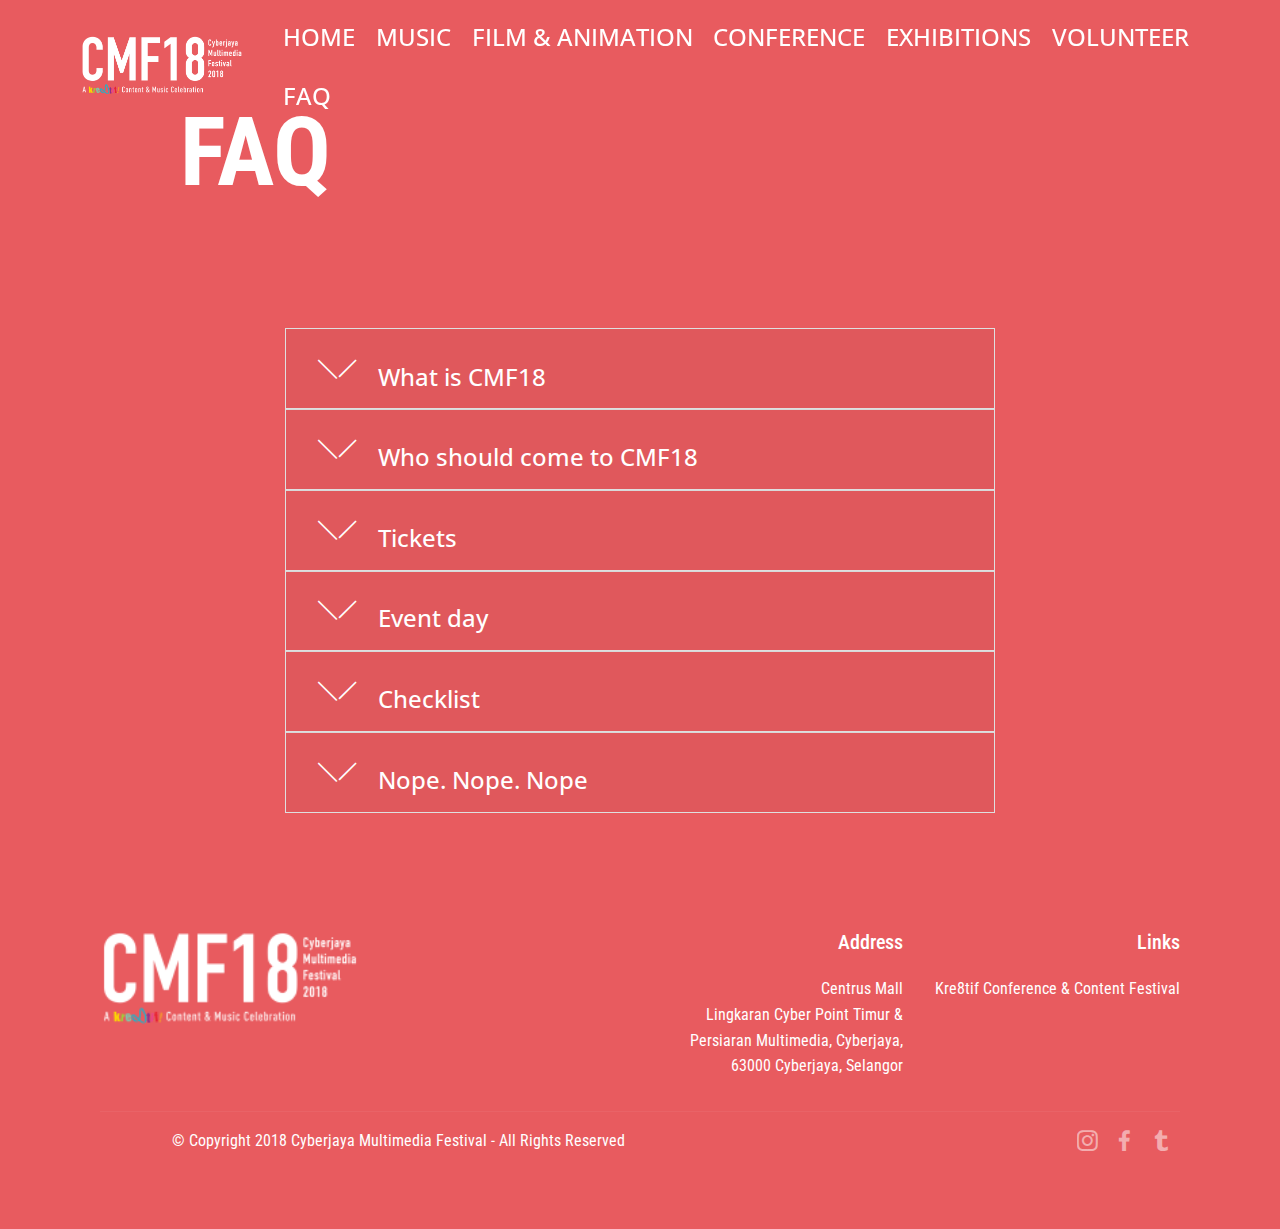
<file: faq.html>
<!DOCTYPE html>
<html >
<head>
  <!-- Site made with Mobirise Website Builder v4.7.7, https://mobirise.com -->
  <meta charset="UTF-8">
  <meta http-equiv="X-UA-Compatible" content="IE=edge">
  <meta name="generator" content="Mobirise v4.7.7, mobirise.com">
  <meta name="viewport" content="width=device-width, initial-scale=1, minimum-scale=1">
  <link rel="shortcut icon" href="assets/images/cmf18-key-visual-final-128x181.png" type="image/x-icon">
  <meta name="description" content="">
  <title>FAQ</title>
  <link rel="stylesheet" href="assets/web/assets/mobirise-icons/mobirise-icons.css">
  <link rel="stylesheet" href="assets/tether/tether.min.css">
  <link rel="stylesheet" href="assets/bootstrap/css/bootstrap.min.css">
  <link rel="stylesheet" href="assets/bootstrap/css/bootstrap-grid.min.css">
  <link rel="stylesheet" href="assets/bootstrap/css/bootstrap-reboot.min.css">
  <link rel="stylesheet" href="assets/socicon/css/styles.css">
  <link rel="stylesheet" href="assets/dropdown/css/style.css">
  <link rel="stylesheet" href="assets/theme/css/style.css">
  <link rel="stylesheet" href="assets/mobirise/css/mbr-additional.css" type="text/css">
  
  
  
</head>
<body>
  <section class="menu cid-qU8qfUSnMS" once="menu" id="menu2-2y">

    

    <nav class="navbar navbar-expand beta-menu navbar-dropdown align-items-center navbar-fixed-top navbar-toggleable-sm bg-color transparent">
        <button class="navbar-toggler navbar-toggler-right" type="button" data-toggle="collapse" data-target="#navbarSupportedContent" aria-controls="navbarSupportedContent" aria-expanded="false" aria-label="Toggle navigation">
            <div class="hamburger">
                <span></span>
                <span></span>
                <span></span>
                <span></span>
            </div>
        </button>
        <div class="menu-logo">
            <div class="navbar-brand">
                <span class="navbar-logo">
                    <a href="index.html">
                        <img src="assets/images/cmf18-logo-white-326x121.png" alt="Mobirise" title="" style="height: 3.8rem;">
                    </a>
                </span>
                
            </div>
        </div>
        <div class="collapse navbar-collapse" id="navbarSupportedContent">
            <ul class="navbar-nav nav-dropdown nav-right" data-app-modern-menu="true"><li class="nav-item">
                    <a class="nav-link link text-info display-5" href="index.html">
                        HOME</a>
                </li><li class="nav-item"><a class="nav-link link text-info display-5" href="music.html">
                        MUSIC</a></li><li class="nav-item"><a class="nav-link link text-info display-5" href="filmanimation.html">
                        FILM &amp; ANIMATION</a></li><li class="nav-item"><a class="nav-link link text-info display-5" href="conference.html">
                        CONFERENCE</a></li><li class="nav-item"><a class="nav-link link text-info display-5" href="exhibitions.html">
                        EXHIBITIONS</a></li><li class="nav-item"><a class="nav-link link text-info display-5" href="volunteer.html">VOLUNTEER</a></li>
                <li class="nav-item">
                    <a class="nav-link link text-info display-5" href="faq.html">
                        FAQ</a>
                </li></ul>
            
        </div>
    </nav>
</section>

<section class="engine"><a href="https://mobirise.me/s">bootstrap themes</a></section><section class="header1 cid-qU8qfVpnT4" id="header1-2z">

    

    

    <div class="container">
        <div class="row justify-content-md-center">
            <div class="mbr-white col-md-10">
                
                <h3 class="mbr-section-subtitle align-center mbr-light pb-3 mbr-fonts-style display-1"><strong>
                    FAQ</strong></h3>
                
                
            </div>
        </div>
    </div>

</section>

<section class="accordion1 cid-qXDxhNLHk9" id="accordion1-4h">

    

    
    <div class="container">
        <div class="media-container-row">
            <div class="col-12 col-md-8">
                <div class="section-head text-center space30">
                    
                </div>
                <div class="clearfix"></div>
                <div id="bootstrap-accordion_24" class="panel-group accordionStyles accordion" role="tablist" aria-multiselectable="true">
                    <div class="card">
                        <div class="card-header" role="tab" id="headingOne">
                            <a role="button" class="panel-title collapsed text-black" data-toggle="collapse" data-core="" href="#collapse1_24" aria-expanded="false" aria-controls="collapse1">
                                <h4 class="mbr-fonts-style display-5">
                                    <span class="sign mbr-iconfont mbri-arrow-down inactive"></span>&nbsp;What is CMF18</h4>
                            </a>
                        </div>
                        <div id="collapse1_24" class="panel-collapse noScroll collapse " role="tabpanel" aria-labelledby="headingOne" data-parent="#bootstrap-accordion_24">
                            <div class="panel-body p-4">
                                <p class="mbr-fonts-style panel-text display-7">CMF18 is a community-centric and collaborative multimedia festival between the local DIY creative community, MDEC and Setia Haruman.<br><br>The first of it's kind in Cyberjaya, CMF celebrates music, film, animation, 4.0 technology, entrepreneurship and education for two days at Centrus Mall, Cyberjaya.</p>
                            </div>
                        </div>
                    </div>
                    <div class="card">
                        <div class="card-header" role="tab" id="headingTwo">
                            <a role="button" class="collapsed panel-title text-black" data-toggle="collapse" data-core="" href="#collapse2_24" aria-expanded="false" aria-controls="collapse2">
                                <h4 class="mbr-fonts-style display-5">
                                    <span class="sign mbr-iconfont mbri-arrow-down inactive"></span>&nbsp;Who should come to CMF18</h4>
                            </a>
                            
                        </div>
                        <div id="collapse2_24" class="panel-collapse noScroll collapse" role="tabpanel" aria-labelledby="headingTwo" data-parent="#bootstrap-accordion_24">
                            <div class="panel-body p-4">
                                <p class="mbr-fonts-style panel-text display-7">
                                   CMF18 is specially curated for the DIY creative community, tech community, Cyberjaya community, students, kids and parents alike. We are an all ages festival with something exciting for every person and free entry for everyone under the age of 18. </p>
                            </div>
                        </div>
                    </div>
                    <div class="card">
                        <div class="card-header" role="tab" id="headingThree">
                            <a role="button" class="collapsed text-black panel-title" data-toggle="collapse" data-core="" href="#collapse3_24" aria-expanded="false" aria-controls="collapse3">
                                <h4 class="mbr-fonts-style display-5">
                                    <span class="sign mbr-iconfont mbri-arrow-down inactive"></span> Tickets</h4>
                            </a>
                        </div>
                        <div id="collapse3_24" class="panel-collapse noScroll collapse" role="tabpanel" aria-labelledby="headingThree" data-parent="#bootstrap-accordion_24">
                            <div class="panel-body p-4">
                                <p class="mbr-fonts-style panel-text display-7">CMF18 tickets are sold exclusively on the <a href="http://kedai.tapau.tv" class="text-success">Kedai Tapau</a> website. Get your tickets early for the best rates and to avoid disappointment.<br><br>Tickets will also be sold at the door. Please prepare enough cash to purchase your tickets as there's no ATM within festival grounds.<br><br>Please keep your tickets in a safe place for re-entry on Sunday.<br><br>10% of proceeds from ticket sales will go directly to MyCARE for humanitarian aid.<br></p>
                            </div>
                        </div>
                    </div>
                    <div class="card">
                        <div class="card-header" role="tab" id="headingFour">
                            <a role="button" class="collapsed panel-title text-black" data-toggle="collapse" data-core="" href="#collapse4_24" aria-expanded="false" aria-controls="collapse4">
                                <h4 class="mbr-fonts-style display-5">
                                    <span class="sign mbr-iconfont mbri-arrow-down inactive"></span> Event day</h4>
                            </a> 
                        </div>
                        <div id="collapse4_24" class="panel-collapse noScroll collapse" role="tabpanel" aria-labelledby="headingFour" data-parent="#bootstrap-accordion_24">
                            <div class="panel-body p-4">
                                <p class="mbr-fonts-style panel-text display-7">Lineup, schedule and layout will be announced closer to the event day. Download the CMF18 app for a wholesome festival experience.<br><br>Please prepare enough cash as there's no ATM within festival grounds.</p>
                            </div>
                        </div>
                    </div>
                    <div class="card">
                        <div class="card-header" role="tab" id="headingFive">
                            <a role="button" class="collapsed panel-title text-black" data-toggle="collapse" data-core="" href="#collapse5_24" aria-expanded="false" aria-controls="collapse5">
                                <h4 class="mbr-fonts-style display-5">
                                    <span class="sign mbr-iconfont mbri-arrow-down inactive"></span> Checklist</h4>
                            </a>
                        </div>
                        <div id="collapse5_24" class="panel-collapse noScroll collapse" role="tabpanel" aria-labelledby="headingFive" data-parent="#bootstrap-accordion_24">
                            <div class="panel-body p-4">
                                <p class="mbr-fonts-style panel-text display-7">– Your tickets!<br>– ARleta app! Join our festival treasure hunt on the ARleta app to win prizes!<br>– Your kids! Kids get in for free<br>– Sunglasses, sunscreen and raincoat<br>– Cash as there's no ATM on festival grounds or <br></p>
                            </div>
                        </div>
                    </div>
                    <div class="card">
                        <div class="card-header" role="tab" id="headingSix">
                            <a role="button" class="collapsed panel-title text-black" data-toggle="collapse" data-core="" href="#collapse6_24" aria-expanded="false" aria-controls="collapse6">
                                <h4 class="mbr-fonts-style display-5">
                                    <span class="sign mbr-iconfont mbri-arrow-down inactive"></span> Nope. Nope. Nope</h4>
                            </a>
                        </div>
                        <div id="collapse6_24" class="panel-collapse noScroll collapse" role="tabpanel" aria-labelledby="headingSix" data-parent="#bootstrap-accordion_24">
                            <div class="panel-body p-4">
                                <p class="mbr-fonts-style panel-text display-7">
                                   Nothing beats a good, clean environment for adults and kids alike. Drugs and alcohol are strictly prohibited within festival grounds.</p>
                            </div>
                        </div>
                    </div>
                </div>
            </div>
        </div>
    </div>
</section>

<section class="cid-qU8qg2YCHO" id="footer1-3b">

    

    

    <div class="container">
        <div class="media-container-row content text-white">
            <div class="col-12 col-md-3">
                <div class="media-wrap">
                    <a href="index.html">
                        <img src="assets/images/cmf18-logo-white-192x71.png" alt="Mobirise" title="">
                    </a>
                </div>
            </div>
            <div class="col-12 col-md-3 mbr-fonts-style display-7">
                <h5 class="pb-3"></h5>
                <p class="mbr-text"></p>
            </div>
            <div class="col-12 col-md-3 mbr-fonts-style display-7">
                <h5 class="pb-3">
                    Address</h5>
                <p class="mbr-text">Centrus Mall<br>Lingkaran Cyber Point Timur &amp; Persiaran Multimedia, Cyberjaya, 63000 Cyberjaya, Selangor</p>
            </div>
            <div class="col-12 col-md-3 mbr-fonts-style display-7">
                <h5 class="pb-3">
                    Links
                </h5>
                <p class="mbr-text"><a href="https://kre8tif.mdec.my/#festival" target="_blank" class="text-white">Kre8tif Conference &amp; Content Festival</a><a href="https://kre8tif.mdec.my/#festival" target="_blank" class="text-secondary"><br></a><br></p>
            </div>
        </div>
        <div class="footer-lower">
            <div class="media-container-row">
                <div class="col-sm-12">
                    <hr>
                </div>
            </div>
            <div class="media-container-row mbr-white">
                <div class="col-sm-6 copyright">
                    <p class="mbr-text mbr-fonts-style display-7">
                        © Copyright 2018 Cyberjaya Multimedia Festival - All Rights Reserved
                    </p>
                </div>
                <div class="col-md-6">
                    <div class="social-list align-right">
                        <div class="soc-item">
                            <a href="http://instagram.com/cyberjayafest" target="_blank">
                                <span class="mbr-iconfont mbr-iconfont-social socicon-instagram socicon"></span>
                            </a>
                        </div>
                        <div class="soc-item">
                            <a href="https://www.facebook.com/cyberjayafest" target="_blank">
                                <span class="mbr-iconfont mbr-iconfont-social socicon-facebook socicon"></span>
                            </a>
                        </div>
                        <div class="soc-item">
                            <a href="https://wearesonikl.tumblr.com/" target="_blank">
                                <span class="mbr-iconfont mbr-iconfont-social socicon-tumblr socicon"></span>
                            </a>
                        </div>
                        
                        
                        
                    </div>
                </div>
            </div>
        </div>
    </div>
</section>


  <script src="assets/web/assets/jquery/jquery.min.js"></script>
  <script src="assets/popper/popper.min.js"></script>
  <script src="assets/tether/tether.min.js"></script>
  <script src="assets/bootstrap/js/bootstrap.min.js"></script>
  <script src="assets/dropdown/js/script.min.js"></script>
  <script src="assets/touchswipe/jquery.touch-swipe.min.js"></script>
  <script src="assets/mbr-switch-arrow/mbr-switch-arrow.js"></script>
  <script src="assets/smoothscroll/smooth-scroll.js"></script>
  <script src="assets/theme/js/script.js"></script>
  
  
 <div id="scrollToTop" class="scrollToTop mbr-arrow-up"><a style="text-align: center;"><i></i></a></div>
  </body>
</html>
</file>
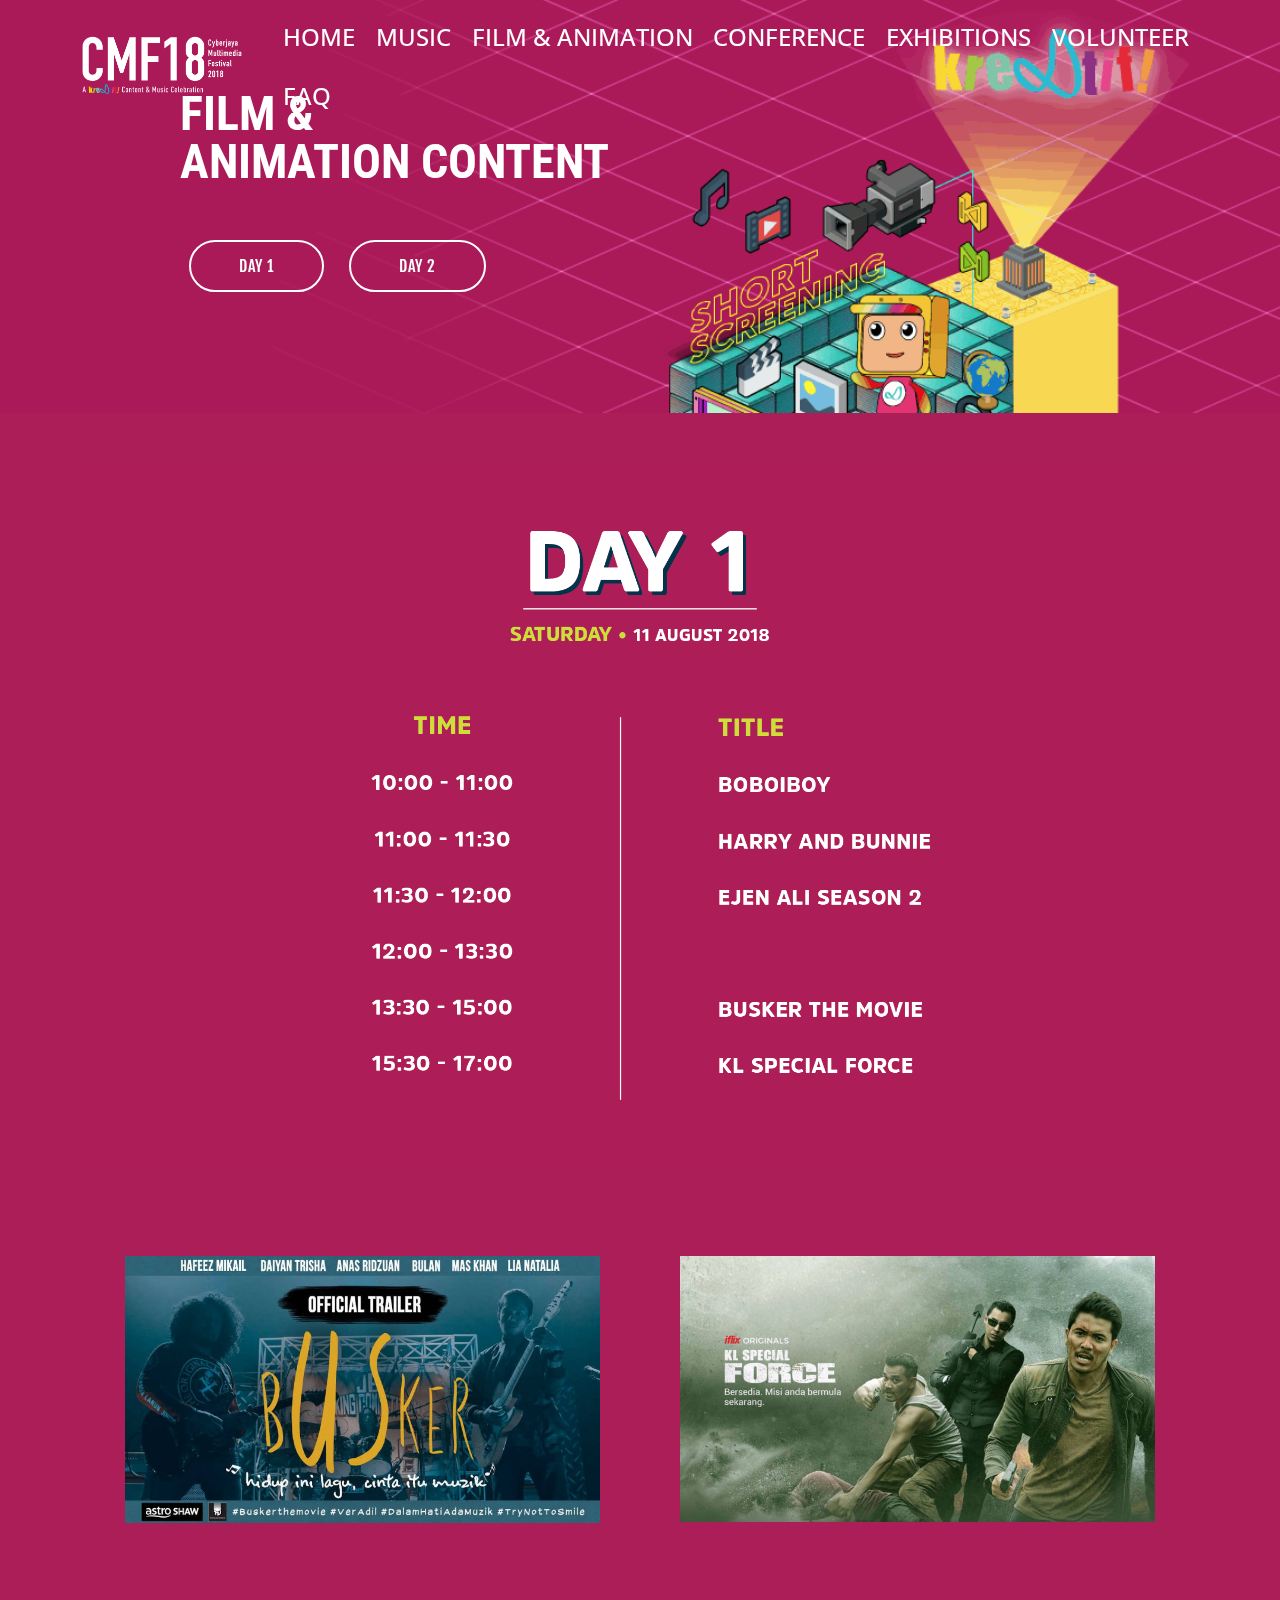
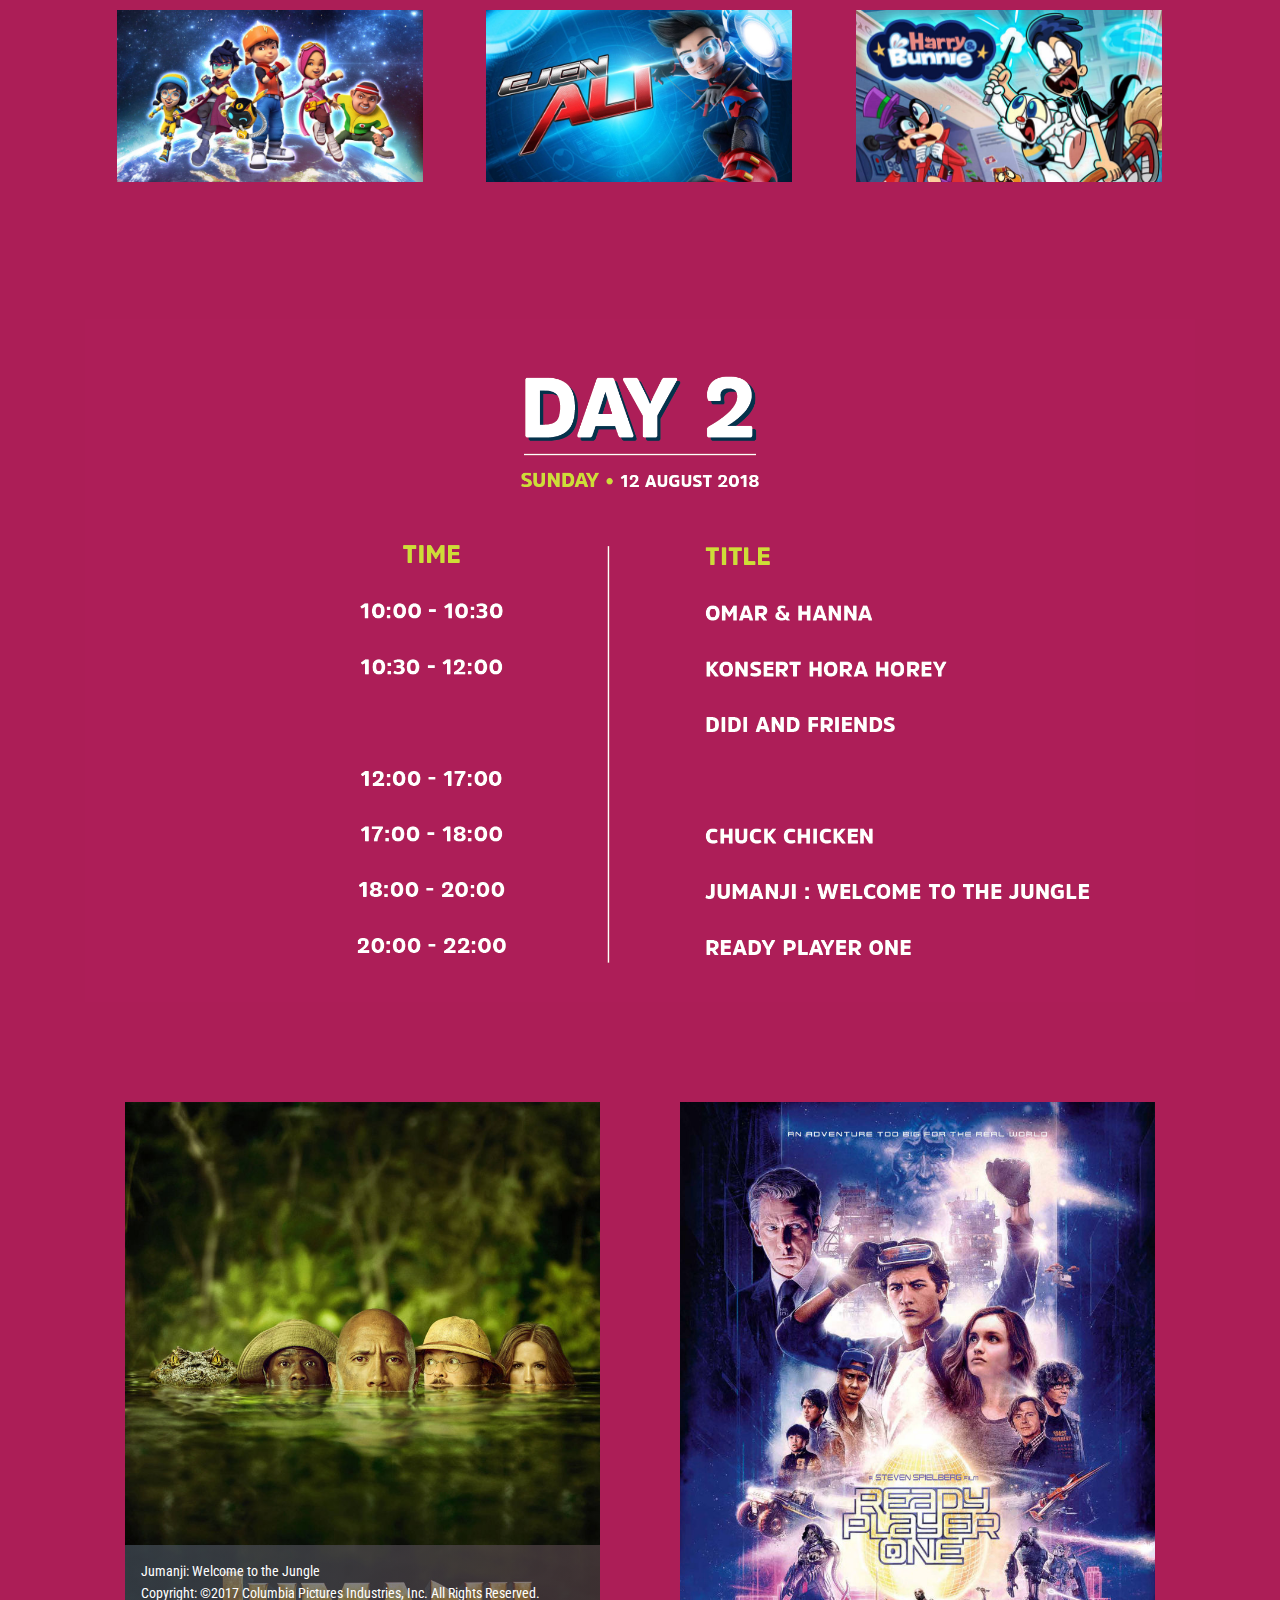
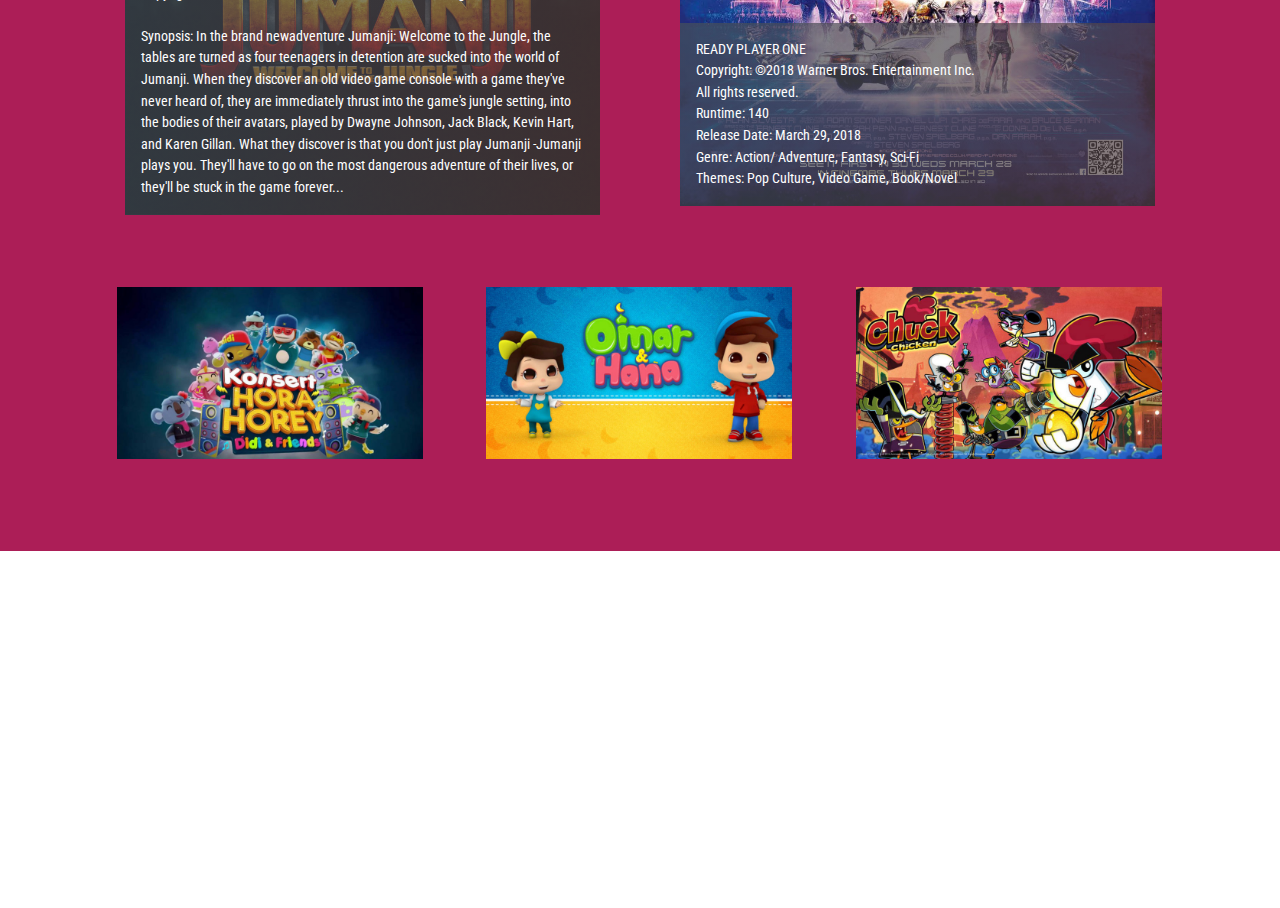
<file: filmanimation.html>
<!DOCTYPE html>
<html >
<head>
  <!-- Site made with Mobirise Website Builder v4.7.7, https://mobirise.com -->
  <meta charset="UTF-8">
  <meta http-equiv="X-UA-Compatible" content="IE=edge">
  <meta name="generator" content="Mobirise v4.7.7, mobirise.com">
  <meta name="viewport" content="width=device-width, initial-scale=1, minimum-scale=1">
  <link rel="shortcut icon" href="assets/images/cmf18-key-visual-final-128x181.png" type="image/x-icon">
  <meta name="description" content="">
  <title>Film & Animation</title>
  <link rel="stylesheet" href="assets/web/assets/mobirise-icons/mobirise-icons.css">
  <link rel="stylesheet" href="assets/tether/tether.min.css">
  <link rel="stylesheet" href="assets/bootstrap/css/bootstrap.min.css">
  <link rel="stylesheet" href="assets/bootstrap/css/bootstrap-grid.min.css">
  <link rel="stylesheet" href="assets/bootstrap/css/bootstrap-reboot.min.css">
  <link rel="stylesheet" href="assets/dropdown/css/style.css">
  <link rel="stylesheet" href="assets/socicon/css/styles.css">
  <link rel="stylesheet" href="assets/theme/css/style.css">
  <link rel="stylesheet" href="assets/gallery/style.css">
  <link rel="stylesheet" href="assets/mobirise/css/mbr-additional.css" type="text/css">
  
  
  
</head>
<body>
  <section class="mbr-section info3 cid-qXD9v819WK mbr-parallax-background" id="info3-4b">

    

    

    <div class="container">
        <div class="row justify-content-center">
            <div class="media-container-column title col-12 col-md-10">
                <h2 class="align-left mbr-bold mbr-white pb-3 mbr-fonts-style display-2">FILM &amp;<br>ANIMATION CONTENT</h2>
                
                
                <div class="mbr-section-btn align-left py-4"><a class="btn btn-white-outline display-4" href="filmanimation.html#content5-42">DAY 1</a>
                    <a class="btn btn-white-outline display-4" href="filmanimation.html#content5-45">DAY 2</a></div>
            </div>
        </div>
    </div>
</section>

<section class="engine"><a href="https://mobirise.me/n">landing page templates</a></section><section class="menu cid-qU7uUHNeyf" once="menu" id="menu2-1c">

    

    <nav class="navbar navbar-expand beta-menu navbar-dropdown align-items-center navbar-fixed-top navbar-toggleable-sm bg-color transparent">
        <button class="navbar-toggler navbar-toggler-right" type="button" data-toggle="collapse" data-target="#navbarSupportedContent" aria-controls="navbarSupportedContent" aria-expanded="false" aria-label="Toggle navigation">
            <div class="hamburger">
                <span></span>
                <span></span>
                <span></span>
                <span></span>
            </div>
        </button>
        <div class="menu-logo">
            <div class="navbar-brand">
                <span class="navbar-logo">
                    <a href="index.html">
                        <img src="assets/images/cmf18-logo-white-326x121.png" alt="Mobirise" title="" style="height: 3.8rem;">
                    </a>
                </span>
                
            </div>
        </div>
        <div class="collapse navbar-collapse" id="navbarSupportedContent">
            <ul class="navbar-nav nav-dropdown nav-right" data-app-modern-menu="true"><li class="nav-item">
                    <a class="nav-link link text-info display-5" href="index.html">
                        HOME</a>
                </li><li class="nav-item"><a class="nav-link link text-info display-5" href="music.html">
                        MUSIC</a></li><li class="nav-item"><a class="nav-link link text-info display-5" href="filmanimation.html">
                        FILM &amp; ANIMATION</a></li><li class="nav-item"><a class="nav-link link text-info display-5" href="conference.html">
                        CONFERENCE</a></li><li class="nav-item"><a class="nav-link link text-info display-5" href="exhibitions.html">
                        EXHIBITIONS</a></li><li class="nav-item"><a class="nav-link link text-info display-5" href="volunteer.html">VOLUNTEER</a></li>
                <li class="nav-item">
                    <a class="nav-link link text-info display-5" href="faq.html">
                        FAQ</a>
                </li></ul>
            
        </div>
    </nav>
</section>

<section class="cid-qZtZju3RiD" id="image3-5q">

    

    <figure class="mbr-figure container">
            <div class="image-block" style="width: 100%;">
                <img src="assets/images/cmf18-screening-schedule-2-2080x1280.png" width="1400" alt="" title="">
                
            </div>
    </figure>
</section>

<section class="mbr-gallery mbr-slider-carousel cid-qYCVLeWjdM" id="gallery1-5d">

    

    <div class="container">
        <div><!-- Filter --><!-- Gallery --><div class="mbr-gallery-row"><div class="mbr-gallery-layout-default"><div><div><div class="mbr-gallery-item mbr-gallery-item--p5" data-video-url="false" data-tags="Responsive"><div href="#lb-gallery1-5d" data-slide-to="0" data-toggle="modal"><img src="assets/images/busker-1-1280x720-800x450.jpg" alt="" title=""><span class="icon-focus"></span></div></div><div class="mbr-gallery-item mbr-gallery-item--p5" data-video-url="false" data-tags="Animated"><div href="#lb-gallery1-5d" data-slide-to="1" data-toggle="modal"><img src="assets/images/klsf-1068x600-800x449.jpg" alt="" title=""><span class="icon-focus"></span></div></div></div></div><div class="clearfix"></div></div></div><!-- Lightbox --><div data-app-prevent-settings="" class="mbr-slider modal fade carousel slide" tabindex="-1" data-keyboard="true" data-interval="false" id="lb-gallery1-5d"><div class="modal-dialog"><div class="modal-content"><div class="modal-body"><div class="carousel-inner"><div class="carousel-item"><img src="assets/images/busker-1-1280x720.jpg" alt="" title=""></div><div class="carousel-item active"><img src="assets/images/klsf-1068x600.jpg" alt="" title=""></div></div><a class="carousel-control carousel-control-prev" role="button" data-slide="prev" href="#lb-gallery1-5d"><span class="mbri-left mbr-iconfont" aria-hidden="true"></span><span class="sr-only">Previous</span></a><a class="carousel-control carousel-control-next" role="button" data-slide="next" href="#lb-gallery1-5d"><span class="mbri-right mbr-iconfont" aria-hidden="true"></span><span class="sr-only">Next</span></a><a class="close" href="#" role="button" data-dismiss="modal"><span class="sr-only">Close</span></a></div></div></div></div></div>
    </div>

</section>

<section class="mbr-gallery mbr-slider-carousel cid-qXDaeTBOLy" id="gallery1-4c">

    

    <div class="container">
        <div><!-- Filter --><!-- Gallery --><div class="mbr-gallery-row"><div class="mbr-gallery-layout-default"><div><div><div class="mbr-gallery-item mbr-gallery-item--p4" data-video-url="false" data-tags="Responsive"><div href="#lb-gallery1-4c" data-slide-to="0" data-toggle="modal"><img src="assets/images/bbb-1600x900-800x450.jpg" alt="" title=""><span class="icon-focus"></span></div></div><div class="mbr-gallery-item mbr-gallery-item--p4" data-video-url="false" data-tags="Responsive"><div href="#lb-gallery1-4c" data-slide-to="1" data-toggle="modal"><img src="assets/images/ejen-ali-1920x1080-800x450.jpg" alt="" title=""><span class="icon-focus"></span></div></div><div class="mbr-gallery-item mbr-gallery-item--p4" data-video-url="false" data-tags="Awesome"><div href="#lb-gallery1-4c" data-slide-to="2" data-toggle="modal"><img src="assets/images/harry-bunnie-post-1-620x413-620x348.jpg" alt="" title=""><span class="icon-focus"></span></div></div></div></div><div class="clearfix"></div></div></div><!-- Lightbox --><div data-app-prevent-settings="" class="mbr-slider modal fade carousel slide" tabindex="-1" data-keyboard="true" data-interval="false" id="lb-gallery1-4c"><div class="modal-dialog"><div class="modal-content"><div class="modal-body"><div class="carousel-inner"><div class="carousel-item"><img src="assets/images/bbb-1600x900.jpg" alt="" title=""></div><div class="carousel-item active"><img src="assets/images/ejen-ali-1920x1080.jpg" alt="" title=""></div><div class="carousel-item"><img src="assets/images/harry-bunnie-post-1-620x413.jpg" alt="" title=""></div></div><a class="carousel-control carousel-control-prev" role="button" data-slide="prev" href="#lb-gallery1-4c"><span class="mbri-left mbr-iconfont" aria-hidden="true"></span><span class="sr-only">Previous</span></a><a class="carousel-control carousel-control-next" role="button" data-slide="next" href="#lb-gallery1-4c"><span class="mbri-right mbr-iconfont" aria-hidden="true"></span><span class="sr-only">Next</span></a><a class="close" href="#" role="button" data-dismiss="modal"><span class="sr-only">Close</span></a></div></div></div></div></div>
    </div>

</section>

<section class="cid-qZtZH6SGj7" id="image3-5r">

    

    <figure class="mbr-figure container">
            <div class="image-block" style="width: 100%;">
                <img src="assets/images/cmf18-screening-schedule-1-2080x1280.png" width="1400" alt="" title="">
                
            </div>
    </figure>
</section>

<section class="mbr-gallery mbr-slider-carousel cid-qXDdtddOqe" id="gallery1-4e">

    

    <div class="container">
        <div><!-- Filter --><!-- Gallery --><div class="mbr-gallery-row"><div class="mbr-gallery-layout-default"><div><div><div class="mbr-gallery-item mbr-gallery-item--p5" data-video-url="false" data-tags="Awesome"><div href="#lb-gallery1-4e" data-slide-to="0" data-toggle="modal"><img src="assets/images/jumanjiwelcometothejungle-final-1sheet-2000x3000-800x1200.jpg" alt="" title=""><span class="icon-focus"></span><span class="mbr-gallery-title mbr-fonts-style display-7">Jumanji: Welcome to the Jungle<br>Copyright: ©2017 Columbia Pictures Industries, Inc. All Rights Reserved.<br><br>Synopsis: In the brand newadventure Jumanji: Welcome to the Jungle, the tables are turned as four teenagers in detention are sucked into the world of Jumanji. When they discover an old video game console with a game they've never heard of, they are immediately thrust into the game's jungle setting, into the bodies of their avatars, played by Dwayne Johnson, Jack Black, Kevin Hart, and Karen Gillan. What they discover is that you don't just play Jumanji -Jumanji plays you. They'll have to go on the most dangerous adventure of their lives, or they'll be stuck in the game forever...</span></div></div><div class="mbr-gallery-item mbr-gallery-item--p5" data-video-url="false" data-tags="Responsive"><div href="#lb-gallery1-4e" data-slide-to="1" data-toggle="modal"><img src="assets/images/readyplayerone-1sht-2000x2963-800x1185.jpg" alt="" title=""><span class="icon-focus"></span><span class="mbr-gallery-title mbr-fonts-style display-7">READY PLAYER ONE<br>Copyright: ©2018 Warner Bros. Entertainment Inc.<br>All rights reserved.<br>Runtime: 140<br>Release Date: March 29, 2018<br>Genre: Action/ Adventure, Fantasy, Sci-Fi<br>Themes: Pop Culture, Video Game, Book/Novel</span></div></div></div></div><div class="clearfix"></div></div></div><!-- Lightbox --><div data-app-prevent-settings="" class="mbr-slider modal fade carousel slide" tabindex="-1" data-keyboard="true" data-interval="false" id="lb-gallery1-4e"><div class="modal-dialog"><div class="modal-content"><div class="modal-body"><div class="carousel-inner"><div class="carousel-item"><img src="assets/images/jumanjiwelcometothejungle-final-1sheet-2000x3000.jpg" alt="" title=""></div><div class="carousel-item active"><img src="assets/images/readyplayerone-1sht-2000x2963.jpg" alt="" title=""></div></div><a class="carousel-control carousel-control-prev" role="button" data-slide="prev" href="#lb-gallery1-4e"><span class="mbri-left mbr-iconfont" aria-hidden="true"></span><span class="sr-only">Previous</span></a><a class="carousel-control carousel-control-next" role="button" data-slide="next" href="#lb-gallery1-4e"><span class="mbri-right mbr-iconfont" aria-hidden="true"></span><span class="sr-only">Next</span></a><a class="close" href="#" role="button" data-dismiss="modal"><span class="sr-only">Close</span></a></div></div></div></div></div>
    </div>

</section>

<section class="mbr-gallery mbr-slider-carousel cid-qXDc5o9XFa" id="gallery1-4d">

    

    <div class="container">
        <div><!-- Filter --><!-- Gallery --><div class="mbr-gallery-row"><div class="mbr-gallery-layout-default"><div><div><div class="mbr-gallery-item mbr-gallery-item--p4" data-video-url="false" data-tags="Awesome"><div href="#lb-gallery1-4d" data-slide-to="0" data-toggle="modal"><img src="assets/images/khhddf-1280x720-800x450.jpg" alt="" title=""><span class="icon-focus"></span></div></div><div class="mbr-gallery-item mbr-gallery-item--p4" data-video-url="false" data-tags="Responsive"><div href="#lb-gallery1-4d" data-slide-to="1" data-toggle="modal"><img src="assets/images/maxresdefault-2-1280x720-800x450.jpg" alt="" title=""><span class="icon-focus"></span></div></div><div class="mbr-gallery-item mbr-gallery-item--p4" data-video-url="false" data-tags="Creative"><div href="#lb-gallery1-4d" data-slide-to="2" data-toggle="modal"><img src="assets/images/image-cc-1024x576-800x450.jpg" alt="" title=""><span class="icon-focus"></span></div></div></div></div><div class="clearfix"></div></div></div><!-- Lightbox --><div data-app-prevent-settings="" class="mbr-slider modal fade carousel slide" tabindex="-1" data-keyboard="true" data-interval="false" id="lb-gallery1-4d"><div class="modal-dialog"><div class="modal-content"><div class="modal-body"><div class="carousel-inner"><div class="carousel-item"><img src="assets/images/khhddf-1280x720.jpg" alt="" title=""></div><div class="carousel-item"><img src="assets/images/maxresdefault-2-1280x720.jpg" alt="" title=""></div><div class="carousel-item active"><img src="assets/images/image-cc-1024x576.jpg" alt="" title=""></div></div><a class="carousel-control carousel-control-prev" role="button" data-slide="prev" href="#lb-gallery1-4d"><span class="mbri-left mbr-iconfont" aria-hidden="true"></span><span class="sr-only">Previous</span></a><a class="carousel-control carousel-control-next" role="button" data-slide="next" href="#lb-gallery1-4d"><span class="mbri-right mbr-iconfont" aria-hidden="true"></span><span class="sr-only">Next</span></a><a class="close" href="#" role="button" data-dismiss="modal"><span class="sr-only">Close</span></a></div></div></div></div></div>
    </div>

</section>

<section class="cid-qU7rN1L01i mbr-reveal" id="footer1-17">

    

    

    <div class="container">
        <div class="media-container-row content text-white">
            <div class="col-12 col-md-3">
                <div class="media-wrap">
                    <a href="https://instagram.com/cyberjayafest" target="_blank">
                        <img src="assets/images/cmf18-logo-white-192x71.png" alt="Mobirise" title="">
                    </a>
                </div>
            </div>
            <div class="col-12 col-md-3 mbr-fonts-style display-7">
                <h5 class="pb-3"></h5>
                <p class="mbr-text"></p>
            </div>
            <div class="col-12 col-md-3 mbr-fonts-style display-7">
                <h5 class="pb-3">
                    Address</h5>
                <p class="mbr-text">Centrus Mall<br>Lingkaran Cyber Point Timur &amp; Persiaran Multimedia, Cyberjaya, 63000 Cyberjaya, Selangor</p>
            </div>
            <div class="col-12 col-md-3 mbr-fonts-style display-7">
                <h5 class="pb-3">
                    Links
                </h5>
                <p class="mbr-text"><a href="https://kre8tif.mdec.my/#festival" target="_blank" class="text-white">Kre8tif Conference &amp; Content Festival</a><a href="https://kre8tif.mdec.my/#festival" target="_blank" class="text-secondary"><br></a><br></p>
            </div>
        </div>
        <div class="footer-lower">
            <div class="media-container-row">
                <div class="col-sm-12">
                    <hr>
                </div>
            </div>
            <div class="media-container-row mbr-white">
                <div class="col-sm-6 copyright">
                    <p class="mbr-text mbr-fonts-style display-7">
                        © Copyright 2018 Cyberjaya Multimedia Festival - All Rights Reserved
                    </p>
                </div>
                <div class="col-md-6">
                    <div class="social-list align-right">
                        <div class="soc-item">
                            <a href="http://instagram.com/cyberjayafest" target="_blank">
                                <span class="mbr-iconfont mbr-iconfont-social socicon-instagram socicon"></span>
                            </a>
                        </div>
                        <div class="soc-item">
                            <a href="https://www.facebook.com/cyberjayafest" target="_blank">
                                <span class="mbr-iconfont mbr-iconfont-social socicon-facebook socicon"></span>
                            </a>
                        </div>
                        <div class="soc-item">
                            <a href="https://wearesonikl.tumblr.com/" target="_blank">
                                <span class="mbr-iconfont mbr-iconfont-social socicon-tumblr socicon"></span>
                            </a>
                        </div>
                        
                        
                        
                    </div>
                </div>
            </div>
        </div>
    </div>
</section>


  <script src="assets/web/assets/jquery/jquery.min.js"></script>
  <script src="assets/popper/popper.min.js"></script>
  <script src="assets/tether/tether.min.js"></script>
  <script src="assets/bootstrap/js/bootstrap.min.js"></script>
  <script src="assets/smoothscroll/smooth-scroll.js"></script>
  <script src="assets/parallax/jarallax.min.js"></script>
  <script src="assets/dropdown/js/script.min.js"></script>
  <script src="assets/masonry/masonry.pkgd.min.js"></script>
  <script src="assets/imagesloaded/imagesloaded.pkgd.min.js"></script>
  <script src="assets/bootstrapcarouselswipe/bootstrap-carousel-swipe.js"></script>
  <script src="assets/vimeoplayer/jquery.mb.vimeo_player.js"></script>
  <script src="assets/touchswipe/jquery.touch-swipe.min.js"></script>
  <script src="assets/theme/js/script.js"></script>
  <script src="assets/gallery/player.min.js"></script>
  <script src="assets/gallery/script.js"></script>
  <script src="assets/slidervideo/script.js"></script>
  
  
 <div id="scrollToTop" class="scrollToTop mbr-arrow-up"><a style="text-align: center;"><i></i></a></div>
  </body>
</html>
</file>
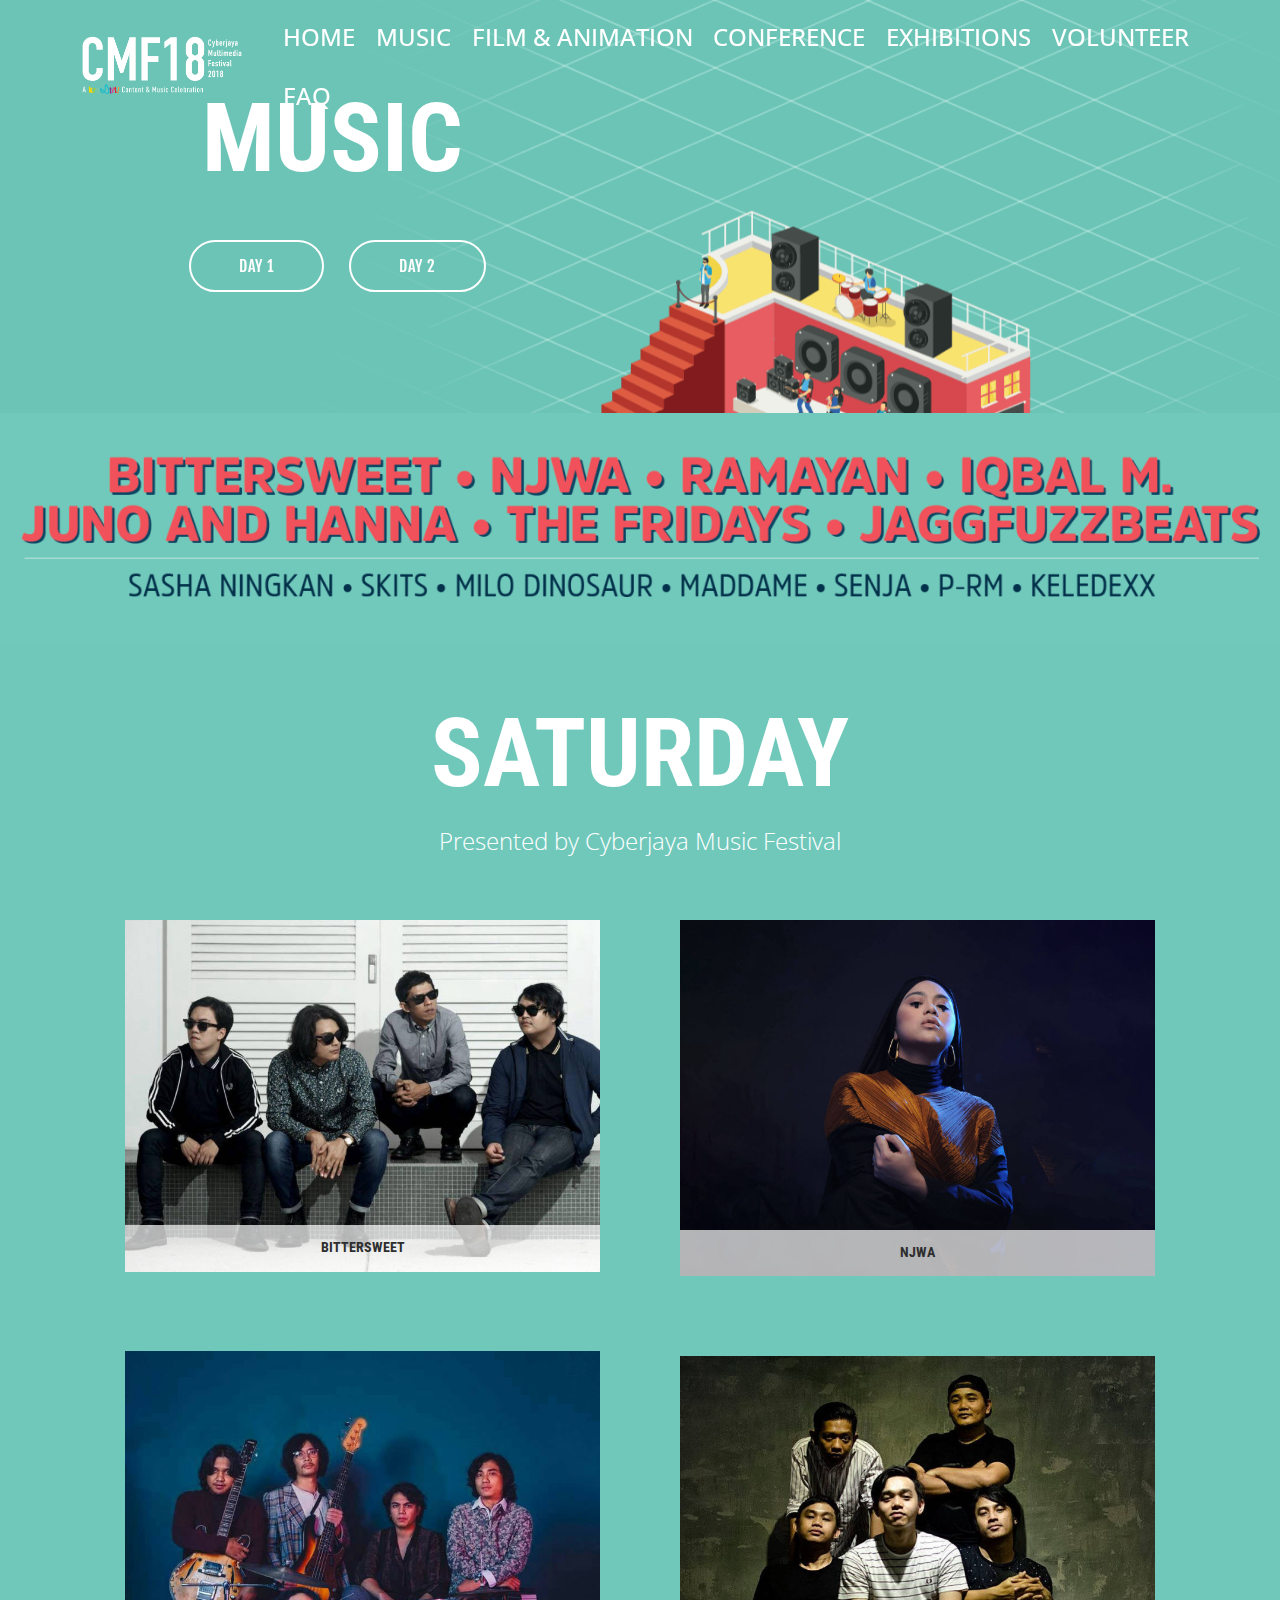
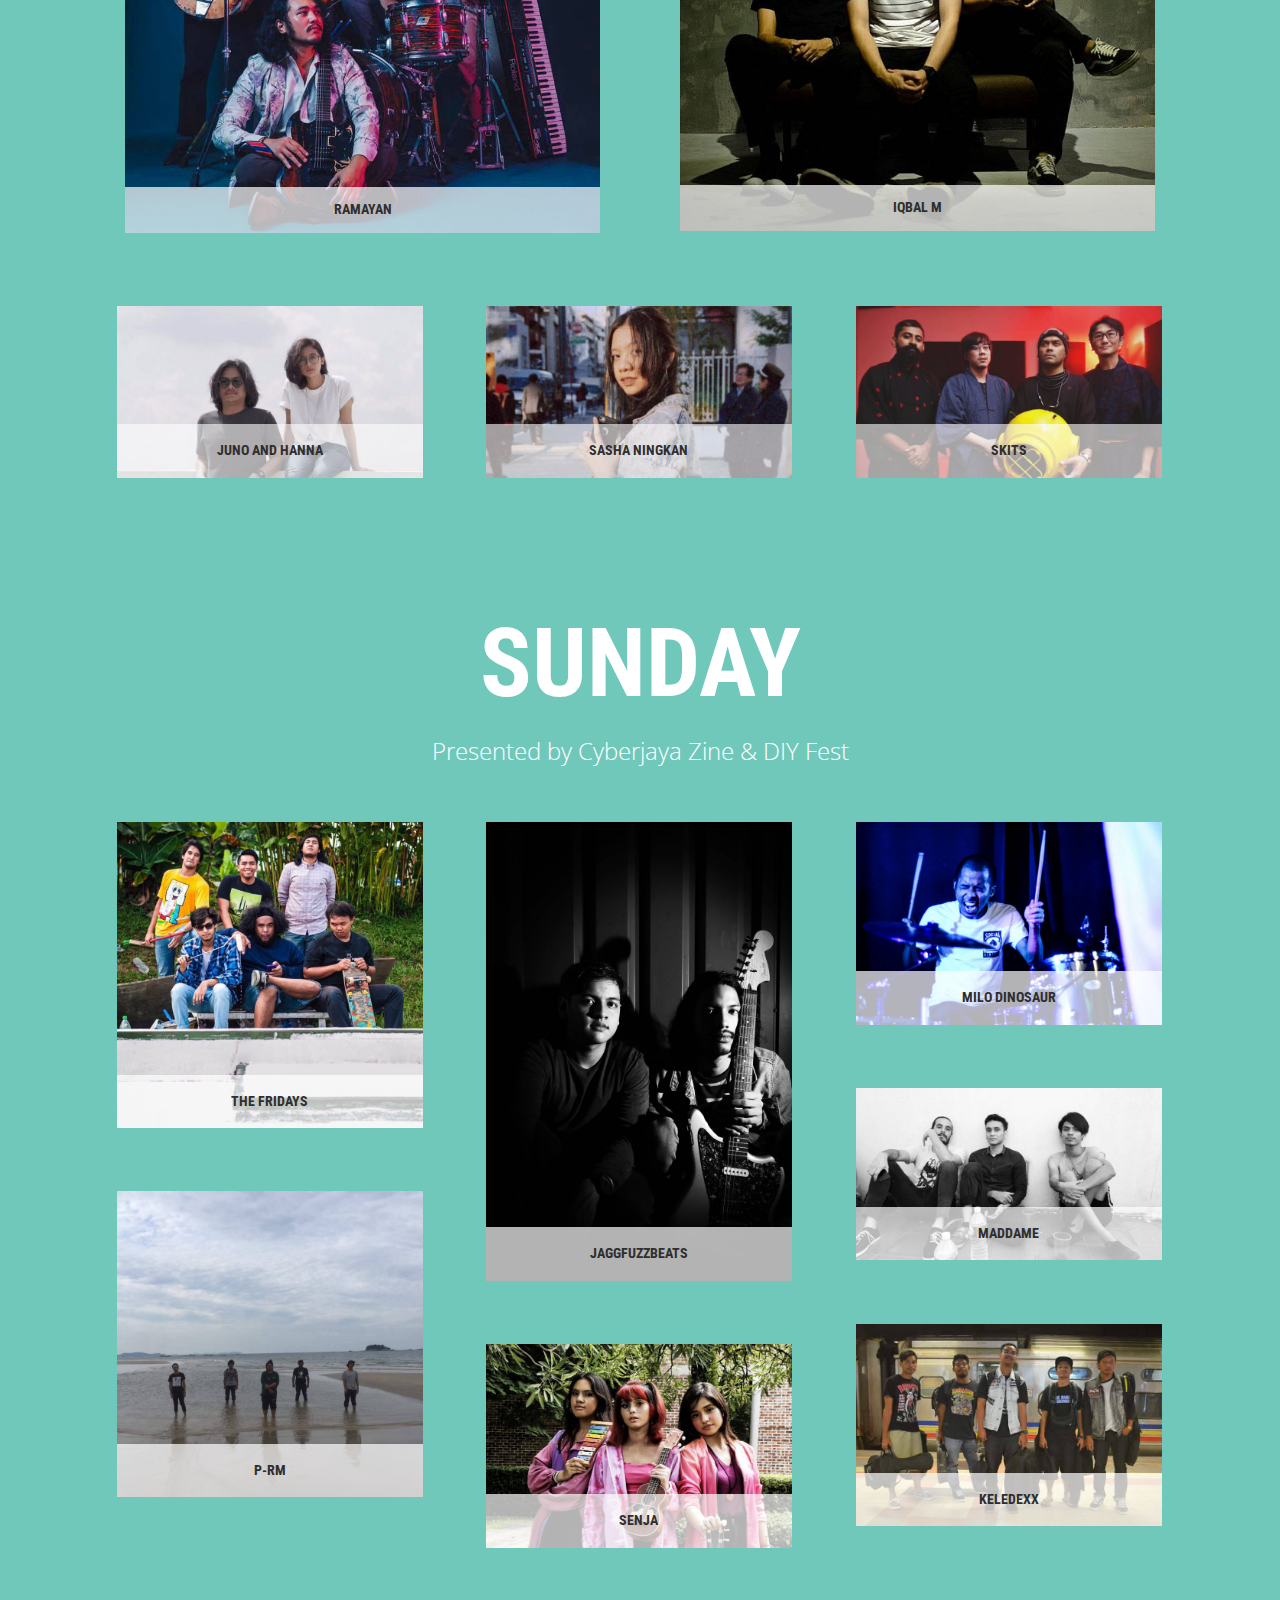
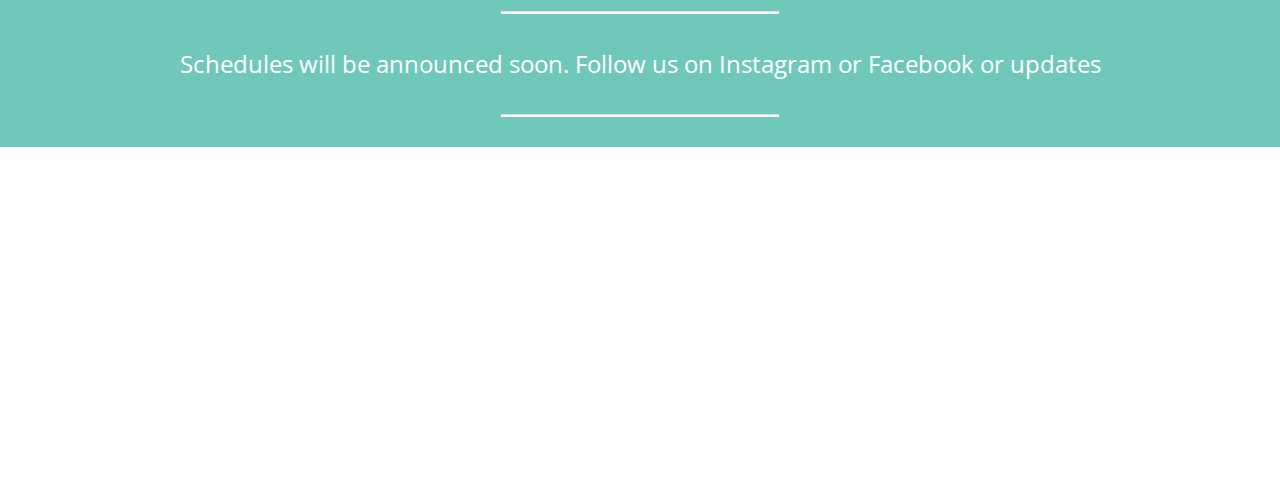
<file: music.html>
<!DOCTYPE html>
<html >
<head>
  <!-- Site made with Mobirise Website Builder v4.7.7, https://mobirise.com -->
  <meta charset="UTF-8">
  <meta http-equiv="X-UA-Compatible" content="IE=edge">
  <meta name="generator" content="Mobirise v4.7.7, mobirise.com">
  <meta name="viewport" content="width=device-width, initial-scale=1, minimum-scale=1">
  <link rel="shortcut icon" href="assets/images/cmf18-key-visual-final-128x181.png" type="image/x-icon">
  <meta name="description" content="">
  <title>Music</title>
  <link rel="stylesheet" href="assets/web/assets/mobirise-icons/mobirise-icons.css">
  <link rel="stylesheet" href="assets/tether/tether.min.css">
  <link rel="stylesheet" href="assets/bootstrap/css/bootstrap.min.css">
  <link rel="stylesheet" href="assets/bootstrap/css/bootstrap-grid.min.css">
  <link rel="stylesheet" href="assets/bootstrap/css/bootstrap-reboot.min.css">
  <link rel="stylesheet" href="assets/dropdown/css/style.css">
  <link rel="stylesheet" href="assets/socicon/css/styles.css">
  <link rel="stylesheet" href="assets/theme/css/style.css">
  <link rel="stylesheet" href="assets/gallery/style.css">
  <link rel="stylesheet" href="assets/mobirise/css/mbr-additional.css" type="text/css">
  
  
  
</head>
<body>
  <section class="menu cid-qU7wrSdroz" once="menu" id="menu2-1f">

    

    <nav class="navbar navbar-expand beta-menu navbar-dropdown align-items-center navbar-fixed-top navbar-toggleable-sm bg-color transparent">
        <button class="navbar-toggler navbar-toggler-right" type="button" data-toggle="collapse" data-target="#navbarSupportedContent" aria-controls="navbarSupportedContent" aria-expanded="false" aria-label="Toggle navigation">
            <div class="hamburger">
                <span></span>
                <span></span>
                <span></span>
                <span></span>
            </div>
        </button>
        <div class="menu-logo">
            <div class="navbar-brand">
                <span class="navbar-logo">
                    <a href="index.html">
                        <img src="assets/images/cmf18-logo-white-326x121.png" alt="Mobirise" title="" style="height: 3.8rem;">
                    </a>
                </span>
                
            </div>
        </div>
        <div class="collapse navbar-collapse" id="navbarSupportedContent">
            <ul class="navbar-nav nav-dropdown nav-right" data-app-modern-menu="true"><li class="nav-item">
                    <a class="nav-link link text-info display-5" href="index.html">
                        HOME</a>
                </li><li class="nav-item"><a class="nav-link link text-info display-5" href="music.html">
                        MUSIC</a></li><li class="nav-item"><a class="nav-link link text-info display-5" href="filmanimation.html">
                        FILM &amp; ANIMATION</a></li><li class="nav-item"><a class="nav-link link text-info display-5" href="conference.html">
                        CONFERENCE</a></li><li class="nav-item"><a class="nav-link link text-info display-5" href="exhibitions.html">
                        EXHIBITIONS</a></li><li class="nav-item"><a class="nav-link link text-info display-5" href="volunteer.html">VOLUNTEER</a></li>
                <li class="nav-item">
                    <a class="nav-link link text-info display-5" href="faq.html">
                        FAQ</a>
                </li></ul>
            
        </div>
    </nav>
</section>

<section class="engine"><a href="https://mobirise.me/l">free web templates</a></section><section class="mbr-section info3 cid-qXBH6Y8ucX mbr-parallax-background" id="info3-3y">

    

    

    <div class="container">
        <div class="row justify-content-center">
            <div class="media-container-column title col-12 col-md-10">
                <h2 class="align-left mbr-bold mbr-white pb-3 mbr-fonts-style display-1">&nbsp;MUSIC</h2>
                
                
                <div class="mbr-section-btn align-left py-4"><a class="btn btn-white-outline display-4" href="music.html#content5-y">DAY 1</a>
                    <a class="btn btn-white-outline display-4" href="music.html#content5-3u">DAY 2</a></div>
            </div>
        </div>
    </div>
</section>

<section class="cid-qZuaETaa5X" id="image1-5v">

    

    <figure class="mbr-figure">
            <div class="image-block" style="width: 100%;">
                <img src="assets/images/cmf18-music-1-1466x266.png" width="1400" alt="" title="">
                
            </div>
    </figure>
</section>

<section class="mbr-section content5 cid-qU7gBYZBLS" id="content5-y">

    

    

    <div class="container">
        <div class="media-container-row">
            <div class="title col-12 col-md-8">
                <h2 class="align-center mbr-bold mbr-white pb-3 mbr-fonts-style display-1">SATURDAY</h2>
                <h3 class="mbr-section-subtitle align-center mbr-light mbr-white pb-3 mbr-fonts-style display-5">
                    Presented by Cyberjaya Music Festival</h3>
                
                
            </div>
        </div>
    </div>
</section>

<section class="mbr-gallery mbr-slider-carousel cid-qU7e1LLdWp" id="gallery3-m">

    

    <div class="container">
        <div><!-- Filter --><!-- Gallery --><div class="mbr-gallery-row"><div class="mbr-gallery-layout-default"><div><div><div class="mbr-gallery-item mbr-gallery-item--p5" data-video-url="false" data-tags="Animated"><div href="#lb-gallery3-m" data-slide-to="0" data-toggle="modal"><img src="assets/images/12821364-10153258511042038-8528787984468401983-n-959x710-800x592.jpg" alt="" title=""><span class="icon-focus"></span><span class="mbr-gallery-title mbr-fonts-style display-1"><strong>BITTERSWEET</strong></span></div></div><div class="mbr-gallery-item mbr-gallery-item--p5" data-video-url="false" data-tags="Animated"><div href="#lb-gallery3-m" data-slide-to="1" data-toggle="modal"><img src="assets/images/njwa-2000x1500-800x600.jpg" alt="" title="NJWA"><span class="icon-focus"></span><span class="mbr-gallery-title mbr-fonts-style display-1"><strong>NJWA</strong></span></div></div><div class="mbr-gallery-item mbr-gallery-item--p5" data-video-url="false" data-tags="Animated"><div href="#lb-gallery3-m" data-slide-to="2" data-toggle="modal"><img src="assets/images/ramayan-863x876-800x812.jpg" alt="" title=""><span class="icon-focus"></span><span class="mbr-gallery-title mbr-fonts-style display-1"><strong>RAMAYAN</strong></span></div></div><div class="mbr-gallery-item mbr-gallery-item--p5" data-video-url="false" data-tags="Animated"><div href="#lb-gallery3-m" data-slide-to="3" data-toggle="modal"><img src="assets/images/iqbal-m.-960x960-800x800.jpg" alt="" title=""><span class="icon-focus"></span><span class="mbr-gallery-title mbr-fonts-style display-1"><strong>IQBAL M</strong></span></div></div></div></div><div class="clearfix"></div></div></div><!-- Lightbox --><div data-app-prevent-settings="" class="mbr-slider modal fade carousel slide" tabindex="-1" data-keyboard="true" data-interval="false" id="lb-gallery3-m"><div class="modal-dialog"><div class="modal-content"><div class="modal-body"><div class="carousel-inner"><div class="carousel-item"><img src="assets/images/12821364-10153258511042038-8528787984468401983-n-959x710.jpg" alt="" title=""></div><div class="carousel-item"><img src="assets/images/njwa-2000x1500.jpg" alt="" title="NJWA"></div><div class="carousel-item"><img src="assets/images/ramayan-863x876.jpg" alt="" title=""></div><div class="carousel-item active"><img src="assets/images/iqbal-m.-960x960.jpg" alt="" title=""></div></div><a class="carousel-control carousel-control-prev" role="button" data-slide="prev" href="#lb-gallery3-m"><span class="mbri-left mbr-iconfont" aria-hidden="true"></span><span class="sr-only">Previous</span></a><a class="carousel-control carousel-control-next" role="button" data-slide="next" href="#lb-gallery3-m"><span class="mbri-right mbr-iconfont" aria-hidden="true"></span><span class="sr-only">Next</span></a><a class="close" href="#" role="button" data-dismiss="modal"><span class="sr-only">Close</span></a></div></div></div></div></div>
    </div>

</section>

<section class="mbr-gallery mbr-slider-carousel cid-qXBI670nnD" id="gallery3-3z">

    

    <div class="container">
        <div><!-- Filter --><!-- Gallery --><div class="mbr-gallery-row"><div class="mbr-gallery-layout-default"><div><div><div class="mbr-gallery-item mbr-gallery-item--p4" data-video-url="false" data-tags="Awesome"><div href="#lb-gallery3-3z" data-slide-to="0" data-toggle="modal"><img src="assets/images/juno-and-hanna-900x900-800x450.jpg" alt="" title=""><span class="icon-focus"></span><span class="mbr-gallery-title mbr-fonts-style display-7"><strong>JUNO AND HANNA</strong></span></div></div><div class="mbr-gallery-item mbr-gallery-item--p4" data-video-url="false" data-tags="Responsive"><div href="#lb-gallery3-3z" data-slide-to="1" data-toggle="modal"><img src="assets/images/23319545-1522252131216042-1114292578944219197-n-1-840x841-800x450.jpg" alt="" title=""><span class="icon-focus"></span><span class="mbr-gallery-title mbr-fonts-style display-7"><strong>SASHA NINGKAN</strong></span></div></div><div class="mbr-gallery-item mbr-gallery-item--p4" data-video-url="false" data-tags="Creative"><div href="#lb-gallery3-3z" data-slide-to="2" data-toggle="modal"><img src="assets/images/skits-1-2000x1335-800x450.jpg" alt="" title=""><span class="icon-focus"></span><span class="mbr-gallery-title mbr-fonts-style display-7"><strong>SKITS</strong></span></div></div></div></div><div class="clearfix"></div></div></div><!-- Lightbox --><div data-app-prevent-settings="" class="mbr-slider modal fade carousel slide" tabindex="-1" data-keyboard="true" data-interval="false" id="lb-gallery3-3z"><div class="modal-dialog"><div class="modal-content"><div class="modal-body"><div class="carousel-inner"><div class="carousel-item active"><img src="assets/images/juno-and-hanna-900x900.jpg" alt="" title=""></div><div class="carousel-item"><img src="assets/images/23319545-1522252131216042-1114292578944219197-n-1-840x841.jpg" alt="" title=""></div><div class="carousel-item"><img src="assets/images/skits-1-2000x1335.jpg" alt="" title=""></div></div><a class="carousel-control carousel-control-prev" role="button" data-slide="prev" href="#lb-gallery3-3z"><span class="mbri-left mbr-iconfont" aria-hidden="true"></span><span class="sr-only">Previous</span></a><a class="carousel-control carousel-control-next" role="button" data-slide="next" href="#lb-gallery3-3z"><span class="mbri-right mbr-iconfont" aria-hidden="true"></span><span class="sr-only">Next</span></a><a class="close" href="#" role="button" data-dismiss="modal"><span class="sr-only">Close</span></a></div></div></div></div></div>
    </div>

</section>

<section class="mbr-section content5 cid-qXBGHfk3r4" id="content5-3u">

    

    

    <div class="container">
        <div class="media-container-row">
            <div class="title col-12 col-md-8">
                <h2 class="align-center mbr-bold mbr-white pb-3 mbr-fonts-style display-1">SUNDAY</h2>
                <h3 class="mbr-section-subtitle align-center mbr-light mbr-white pb-3 mbr-fonts-style display-5">
                    Presented by Cyberjaya Zine &amp; DIY Fest</h3>
                
                
            </div>
        </div>
    </div>
</section>

<section class="mbr-gallery mbr-slider-carousel cid-qXBGI372P7" id="gallery3-3v">

    

    <div class="container">
        <div><!-- Filter --><!-- Gallery --><div class="mbr-gallery-row"><div class="mbr-gallery-layout-default"><div><div><div class="mbr-gallery-item mbr-gallery-item--p4" data-video-url="false" data-tags="Awesome"><div href="#lb-gallery3-3v" data-slide-to="0" data-toggle="modal"><img src="assets/images/the-fridays-960x960-800x800.jpg" alt="" title=""><span class="icon-focus"></span><span class="mbr-gallery-title mbr-fonts-style display-7"><strong>THE FRIDAYS</strong></span></div></div><div class="mbr-gallery-item mbr-gallery-item--p4" data-video-url="false" data-tags="Responsive"><div href="#lb-gallery3-3v" data-slide-to="1" data-toggle="modal"><img src="assets/images/jaggfuzzbeats-2000x3000-800x1200.jpg" alt="" title=""><span class="icon-focus"></span><span class="mbr-gallery-title mbr-fonts-style display-7"><strong>JAGGFUZZBEATS</strong></span></div></div><div class="mbr-gallery-item mbr-gallery-item--p4" data-video-url="false" data-tags="Creative"><div href="#lb-gallery3-3v" data-slide-to="2" data-toggle="modal"><img src="assets/images/milo-dinosaur-2000x1325-800x530.jpg" alt="" title=""><span class="icon-focus"></span><span class="mbr-gallery-title mbr-fonts-style display-7"><strong>MILO DINOSAUR</strong></span></div></div><div class="mbr-gallery-item mbr-gallery-item--p4" data-video-url="false" data-tags="Animated"><div href="#lb-gallery3-3v" data-slide-to="3" data-toggle="modal"><img src="assets/images/maddame-1137x640-800x450.jpg" alt="" title=""><span class="icon-focus"></span><span class="mbr-gallery-title mbr-fonts-style display-7"><strong>MADDAME</strong></span></div></div><div class="mbr-gallery-item mbr-gallery-item--p4" data-video-url="false" data-tags="Awesome"><div href="#lb-gallery3-3v" data-slide-to="4" data-toggle="modal"><img src="assets/images/p-rm-1080x1080-800x800.jpg" alt="" title=""><span class="icon-focus"></span><span class="mbr-gallery-title mbr-fonts-style display-7"><strong>P-RM</strong></span></div></div><div class="mbr-gallery-item mbr-gallery-item--p4" data-video-url="false" data-tags="Awesome"><div href="#lb-gallery3-3v" data-slide-to="5" data-toggle="modal"><img src="assets/images/keledexx-720x476-720x476.jpg" alt="" title=""><span class="icon-focus"></span><span class="mbr-gallery-title mbr-fonts-style display-7"><strong>KELEDEXX</strong></span></div></div><div class="mbr-gallery-item mbr-gallery-item--p4" data-video-url="false" data-tags="Responsive"><div href="#lb-gallery3-3v" data-slide-to="6" data-toggle="modal"><img src="assets/images/senja-908x605-800x533.jpg" alt="" title=""><span class="icon-focus"></span><span class="mbr-gallery-title mbr-fonts-style display-7"><strong>SENJA</strong></span></div></div></div></div><div class="clearfix"></div></div></div><!-- Lightbox --><div data-app-prevent-settings="" class="mbr-slider modal fade carousel slide" tabindex="-1" data-keyboard="true" data-interval="false" id="lb-gallery3-3v"><div class="modal-dialog"><div class="modal-content"><div class="modal-body"><div class="carousel-inner"><div class="carousel-item"><img src="assets/images/the-fridays-960x960.jpg" alt="" title=""></div><div class="carousel-item"><img src="assets/images/jaggfuzzbeats-2000x3000.jpg" alt="" title=""></div><div class="carousel-item"><img src="assets/images/milo-dinosaur-2000x1325.jpg" alt="" title=""></div><div class="carousel-item"><img src="assets/images/maddame-1137x640.jpg" alt="" title=""></div><div class="carousel-item"><img src="assets/images/p-rm-1080x1080.jpg" alt="" title=""></div><div class="carousel-item"><img src="assets/images/keledexx-720x476.jpg" alt="" title=""></div><div class="carousel-item active"><img src="assets/images/senja-908x605.jpg" alt="" title=""></div></div><a class="carousel-control carousel-control-prev" role="button" data-slide="prev" href="#lb-gallery3-3v"><span class="mbri-left mbr-iconfont" aria-hidden="true"></span><span class="sr-only">Previous</span></a><a class="carousel-control carousel-control-next" role="button" data-slide="next" href="#lb-gallery3-3v"><span class="mbri-right mbr-iconfont" aria-hidden="true"></span><span class="sr-only">Next</span></a><a class="close" href="#" role="button" data-dismiss="modal"><span class="sr-only">Close</span></a></div></div></div></div></div>
    </div>

</section>

<section class="mbr-section article content9 cid-qY7gla9hKx" id="content9-52">
    
     

    <div class="container">
        <div class="inner-container" style="width: 100%;">
            <hr class="line" style="width: 25%;">
            <div class="section-text align-center mbr-fonts-style display-5">
                    Schedules will be announced soon. Follow us on Instagram or Facebook or updates</div>
            <hr class="line" style="width: 25%;">
        </div>
        </div>
</section>

<section class="cid-qU7e1QDTh9 mbr-reveal" id="footer1-s">

    

    

    <div class="container">
        <div class="media-container-row content text-white">
            <div class="col-12 col-md-3">
                <div class="media-wrap">
                    <a href="https://instagram.com/cyberjayafest">
                        <img src="assets/images/cmf18-logo-white-192x71.png" alt="" title="">
                    </a>
                </div>
            </div>
            <div class="col-12 col-md-3 mbr-fonts-style display-7">
                <h5 class="pb-3">&nbsp;</h5>
                <p class="mbr-text">&nbsp;</p>
            </div>
            <div class="col-12 col-md-3 mbr-fonts-style display-7">
                <h5 class="pb-3">Address</h5>
                <p class="mbr-text">Centrus Mall<br>Lingkaran Cyber Point Timur &amp; Persiaran Multimedia, Cyberjaya, 63000 Cyberjaya, Selangor</p>
            </div>
            <div class="col-12 col-md-3 mbr-fonts-style display-7">
                <h5 class="pb-3">
                    Links
                </h5>
                <p class="mbr-text"><a href="https://kre8tif.mdec.my/#festival" target="_blank" class="text-info">Kre8tif Conference &amp; Content Festival</a><a href="https://kre8tif.mdec.my/#festival" target="_blank" class="text-secondary"><br></a><br></p>
            </div>
        </div>
        <div class="footer-lower">
            <div class="media-container-row">
                <div class="col-sm-12">
                    <hr>
                </div>
            </div>
            <div class="media-container-row mbr-white">
                <div class="col-sm-6 copyright">
                    <p class="mbr-text mbr-fonts-style display-7">
                        © Copyright 2018 Cyberjaya Multimedia Festival - All Rights Reserved
                    </p>
                </div>
                <div class="col-md-6">
                    <div class="social-list align-right">
                        <div class="soc-item">
                            <a href="http://instagram.com/cyberjayafest" target="_blank">
                                <span class="mbr-iconfont mbr-iconfont-social socicon-instagram socicon"></span>
                            </a>
                        </div>
                        <div class="soc-item">
                            <a href="https://www.facebook.com/cyberjayafest" target="_blank">
                                <span class="mbr-iconfont mbr-iconfont-social socicon-facebook socicon"></span>
                            </a>
                        </div>
                        <div class="soc-item">
                            <a href="https://wearesonikl.tumblr.com/" target="_blank">
                                <span class="mbr-iconfont mbr-iconfont-social socicon-tumblr socicon"></span>
                            </a>
                        </div>
                        
                        
                        
                    </div>
                </div>
            </div>
        </div>
    </div>
</section>


  <script src="assets/web/assets/jquery/jquery.min.js"></script>
  <script src="assets/popper/popper.min.js"></script>
  <script src="assets/tether/tether.min.js"></script>
  <script src="assets/bootstrap/js/bootstrap.min.js"></script>
  <script src="assets/smoothscroll/smooth-scroll.js"></script>
  <script src="assets/dropdown/js/script.min.js"></script>
  <script src="assets/touchswipe/jquery.touch-swipe.min.js"></script>
  <script src="assets/masonry/masonry.pkgd.min.js"></script>
  <script src="assets/imagesloaded/imagesloaded.pkgd.min.js"></script>
  <script src="assets/bootstrapcarouselswipe/bootstrap-carousel-swipe.js"></script>
  <script src="assets/vimeoplayer/jquery.mb.vimeo_player.js"></script>
  <script src="assets/parallax/jarallax.min.js"></script>
  <script src="assets/theme/js/script.js"></script>
  <script src="assets/gallery/player.min.js"></script>
  <script src="assets/gallery/script.js"></script>
  <script src="assets/slidervideo/script.js"></script>
  
  
 <div id="scrollToTop" class="scrollToTop mbr-arrow-up"><a style="text-align: center;"><i></i></a></div>
  </body>
</html>
</file>
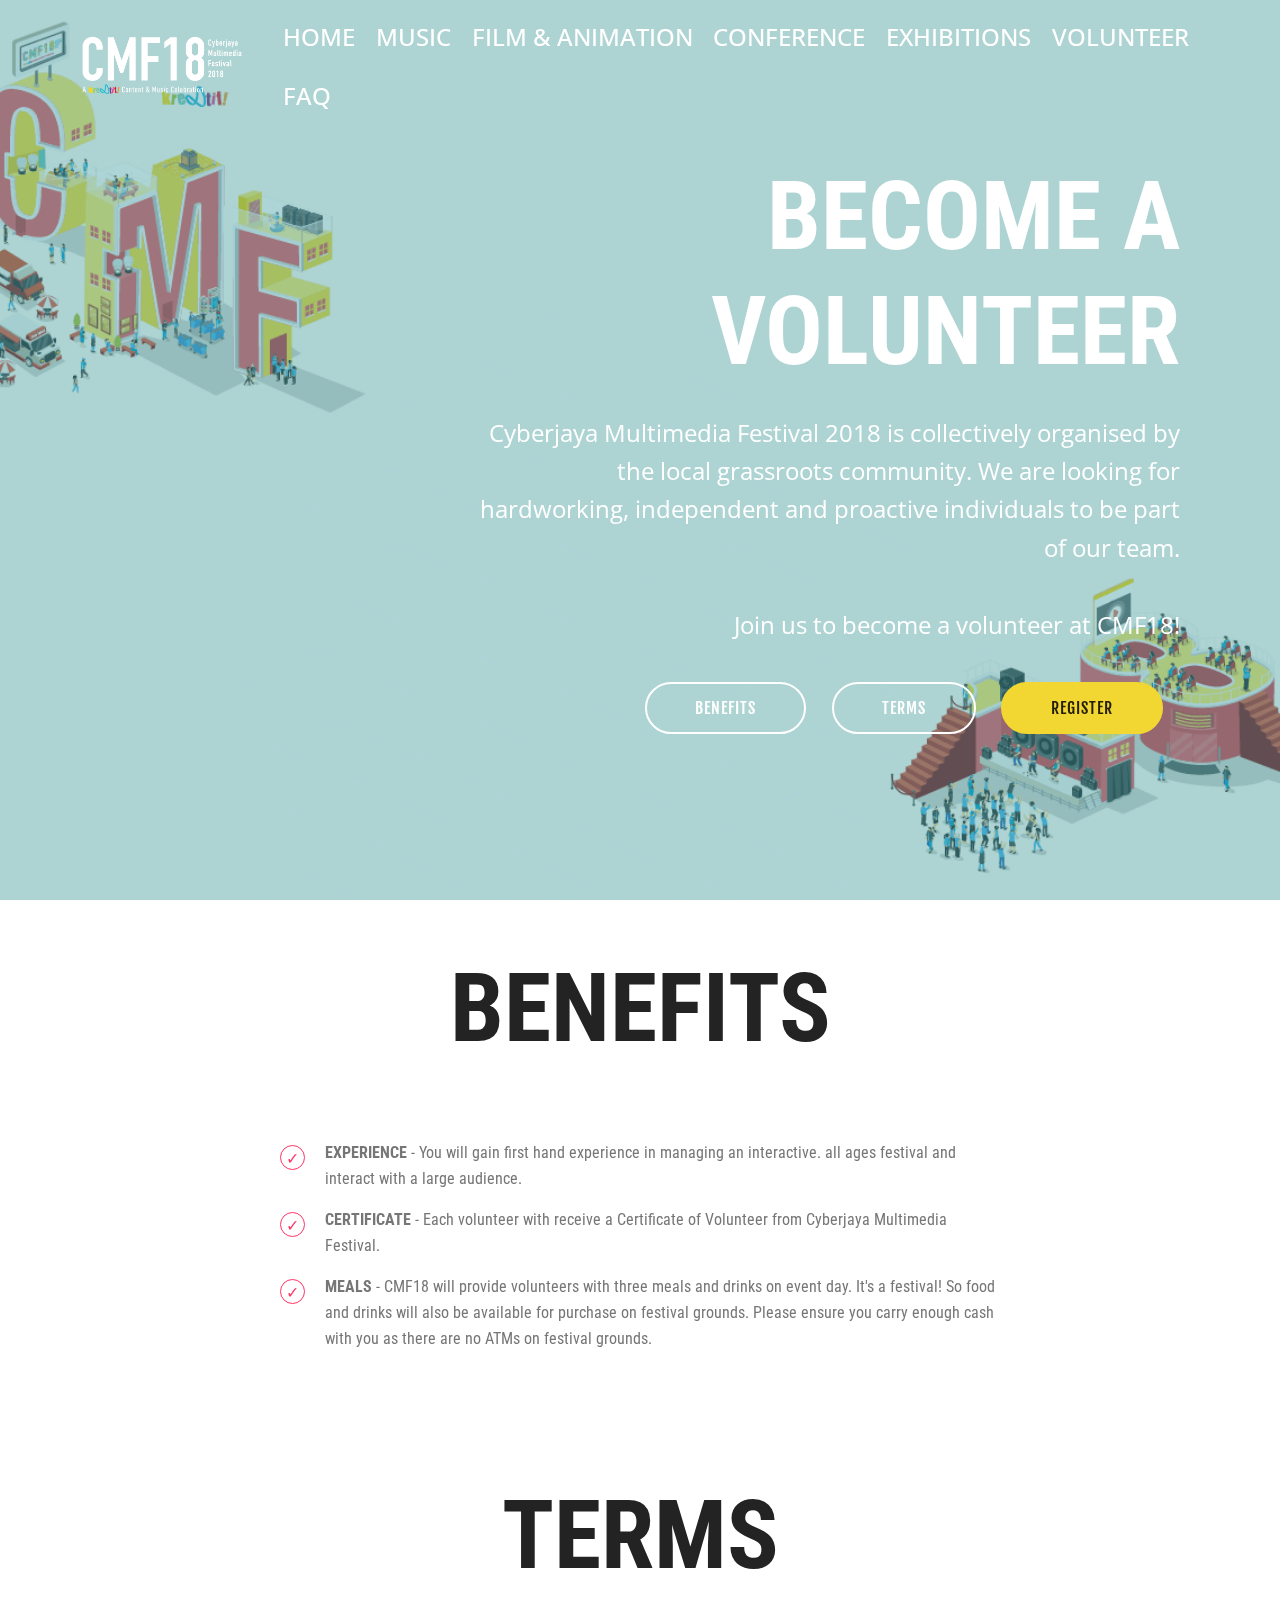
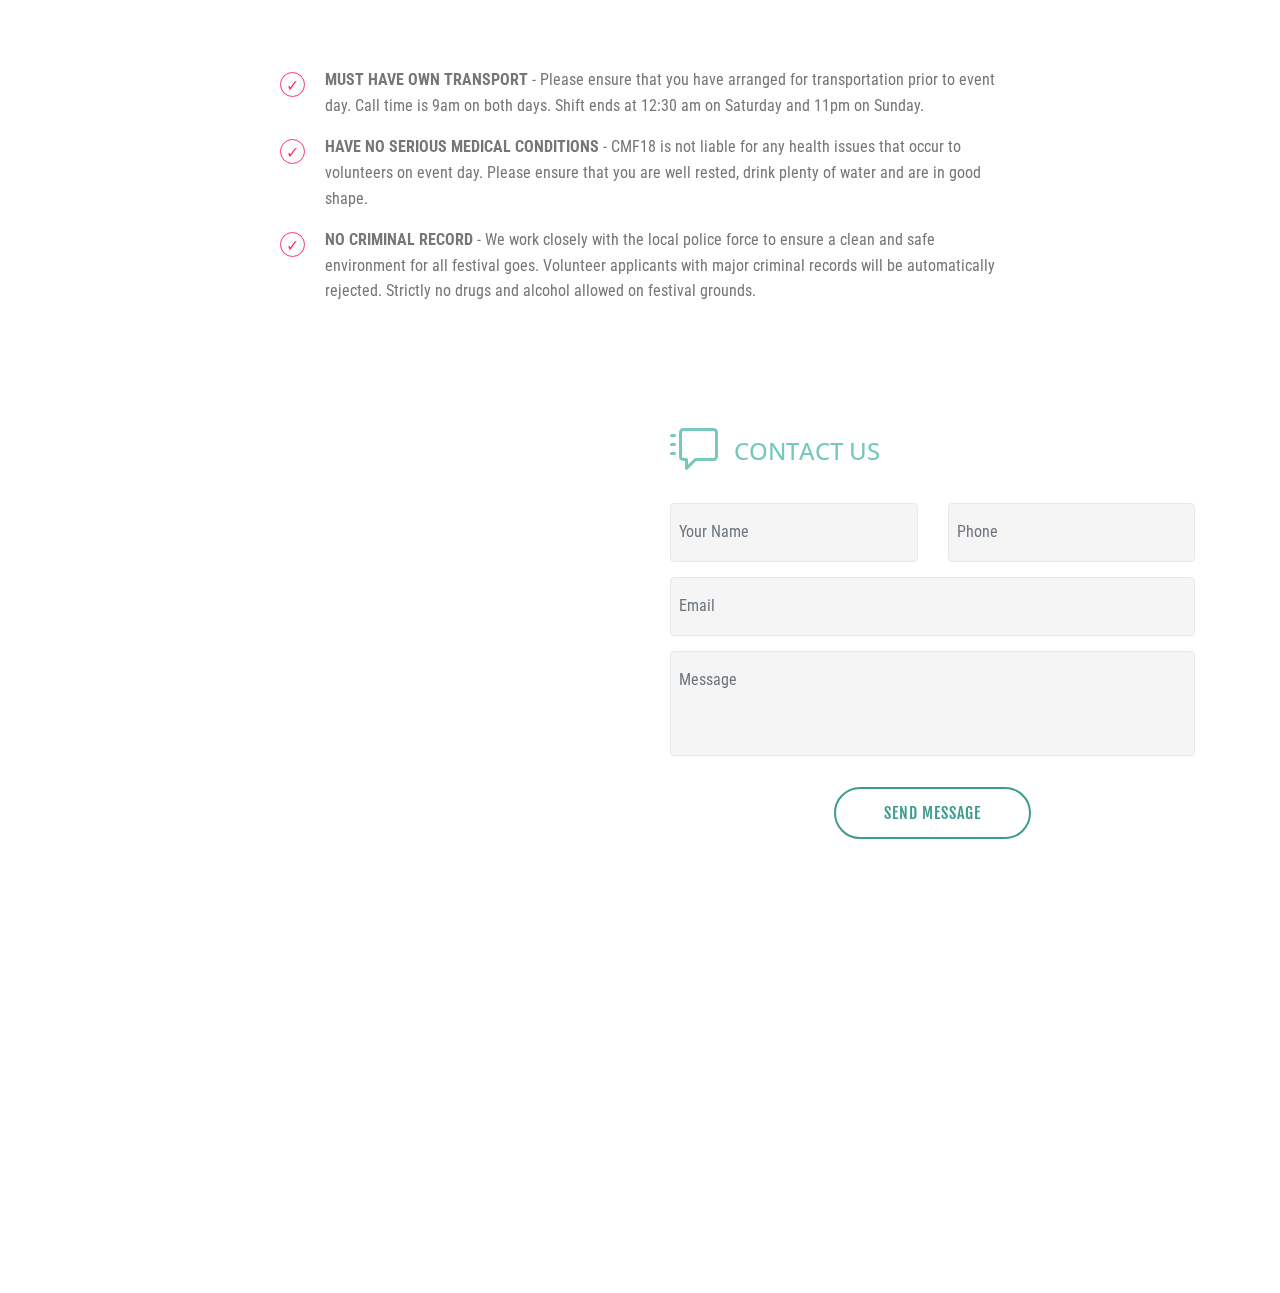
<file: volunteer.html>
<!DOCTYPE html>
<html >
<head>
  <!-- Site made with Mobirise Website Builder v4.7.7, https://mobirise.com -->
  <meta charset="UTF-8">
  <meta http-equiv="X-UA-Compatible" content="IE=edge">
  <meta name="generator" content="Mobirise v4.7.7, mobirise.com">
  <meta name="viewport" content="width=device-width, initial-scale=1, minimum-scale=1">
  <link rel="shortcut icon" href="assets/images/cmf18-key-visual-final-128x181.png" type="image/x-icon">
  <meta name="description" content="">
  <title>Volunteer</title>
  <link rel="stylesheet" href="assets/web/assets/mobirise-icons/mobirise-icons.css">
  <link rel="stylesheet" href="assets/web/assets/mobirise-icons-bold/mobirise-icons-bold.css">
  <link rel="stylesheet" href="assets/tether/tether.min.css">
  <link rel="stylesheet" href="assets/bootstrap/css/bootstrap.min.css">
  <link rel="stylesheet" href="assets/bootstrap/css/bootstrap-grid.min.css">
  <link rel="stylesheet" href="assets/bootstrap/css/bootstrap-reboot.min.css">
  <link rel="stylesheet" href="assets/dropdown/css/style.css">
  <link rel="stylesheet" href="assets/socicon/css/styles.css">
  <link rel="stylesheet" href="assets/theme/css/style.css">
  <link rel="stylesheet" href="assets/mobirise/css/mbr-additional.css" type="text/css">
  
  
  
</head>
<body>
  <section class="menu cid-qY6RbeXDXR" once="menu" id="menu2-4j">

    

    <nav class="navbar navbar-expand beta-menu navbar-dropdown align-items-center navbar-fixed-top navbar-toggleable-sm bg-color transparent">
        <button class="navbar-toggler navbar-toggler-right" type="button" data-toggle="collapse" data-target="#navbarSupportedContent" aria-controls="navbarSupportedContent" aria-expanded="false" aria-label="Toggle navigation">
            <div class="hamburger">
                <span></span>
                <span></span>
                <span></span>
                <span></span>
            </div>
        </button>
        <div class="menu-logo">
            <div class="navbar-brand">
                <span class="navbar-logo">
                    <a href="index.html">
                        <img src="assets/images/cmf18-logo-white-326x121.png" alt="Mobirise" title="" style="height: 3.8rem;">
                    </a>
                </span>
                
            </div>
        </div>
        <div class="collapse navbar-collapse" id="navbarSupportedContent">
            <ul class="navbar-nav nav-dropdown nav-right" data-app-modern-menu="true"><li class="nav-item">
                    <a class="nav-link link text-info display-5" href="index.html">
                        HOME</a>
                </li><li class="nav-item"><a class="nav-link link text-info display-5" href="music.html">
                        MUSIC</a></li><li class="nav-item"><a class="nav-link link text-info display-5" href="filmanimation.html">
                        FILM &amp; ANIMATION</a></li><li class="nav-item"><a class="nav-link link text-info display-5" href="conference.html">
                        CONFERENCE</a></li><li class="nav-item"><a class="nav-link link text-info display-5" href="exhibitions.html">
                        EXHIBITIONS</a></li><li class="nav-item"><a class="nav-link link text-info display-5" href="volunteer.html">VOLUNTEER</a></li>
                <li class="nav-item">
                    <a class="nav-link link text-info display-5" href="faq.html">
                        FAQ</a>
                </li></ul>
            
        </div>
    </nav>
</section>

<section class="engine"><a href="https://mobirise.me/d">website maker</a></section><section class="header10 cid-qY6RLV8uU0 mbr-fullscreen mbr-parallax-background" id="header10-4s">

    

    <div class="mbr-overlay" style="opacity: 0.4; background-color: rgb(49, 154, 167);">
    </div>

    <div class="container">
        <div class="media-container-column mbr-white col-lg-8 col-md-10 ml-auto">
            <h1 class="mbr-section-title align-right mbr-bold pb-3 mbr-fonts-style display-1">
                BECOME A VOLUNTEER</h1>
            
            <p class="mbr-text align-right pb-3 mbr-fonts-style display-5">Cyberjaya Multimedia Festival 2018 is collectively organised by the local grassroots community. We are looking for hardworking, independent and proactive individuals to be part of our team.<br><br>Join us to become a volunteer at CMF18!</p>
            <div class="mbr-section-btn align-right"><a class="btn btn-md btn-white-outline display-4" href="page6.html#content5-4w" target="_blank">BENEFITS</a> <a class="btn btn-md btn-white-outline display-4" href="page6.html#content5-4x" target="_blank">TERMS</a> <a class="btn btn-md btn-success display-4" href="http://volunteer.cyberjayamultimediafestival.com" target="_blank">REGISTER</a></div>
        </div>
    </div>

    
</section>

<section class="mbr-section content5 cid-qY6ULWPUIm" id="content5-4w">

    

    

    <div class="container">
        <div class="media-container-row">
            <div class="title col-12 col-md-8">
                <h2 class="align-center mbr-bold mbr-white pb-3 mbr-fonts-style display-1">BENEFITS</h2>
                
                
                
            </div>
        </div>
    </div>
</section>

<section class="mbr-section article content12 cid-qY6UL5CRmg" id="content12-4v">
     

    <div class="container">
        <div class="media-container-row">
            <div class="mbr-text counter-container col-12 col-md-8 mbr-fonts-style display-7">
                <ul>
                    <li><strong>EXPERIENCE</strong> - You will gain first hand experience in managing an interactive. all ages festival and interact with a large audience.</li><li><strong>CERTIFICATE</strong> - Each volunteer with receive a Certificate of Volunteer from Cyberjaya Multimedia Festival.</li><li><strong>MEALS</strong>&nbsp;- CMF18 will provide volunteers with three meals and drinks on event day. It's a festival! So food and drinks will also be available for purchase on festival grounds. Please ensure you carry enough cash with you as there are no ATMs on festival grounds.</li>
                </ul>
            </div>
        </div>
    </div>
</section>

<section class="mbr-section content5 cid-qY6UNAudUR" id="content5-4x">

    

    

    <div class="container">
        <div class="media-container-row">
            <div class="title col-12 col-md-8">
                <h2 class="align-center mbr-bold mbr-white pb-3 mbr-fonts-style display-1">TERMS</h2>
                
                
                
            </div>
        </div>
    </div>
</section>

<section class="mbr-section article content12 cid-qY6T2g4Lrd" id="content12-4t">
     

    <div class="container">
        <div class="media-container-row">
            <div class="mbr-text counter-container col-12 col-md-8 mbr-fonts-style display-7">
                <ul>
                    <li><strong>MUST HAVE OWN TRANSPORT</strong>&nbsp;- Please ensure that you have arranged for transportation prior to event day. Call time is 9am on both days. Shift ends at 12:30 am on Saturday and 11pm on Sunday.</li><li><strong>HAVE NO SERIOUS MEDICAL CONDITIONS</strong><span style="font-size: 1rem;"> - CMF18 is not liable for any health issues that occur to volunteers on event day. Please ensure that you are well rested, drink plenty of water and are in good shape.</span></li>
                    <li><strong>NO CRIMINAL RECORD</strong> - We work closely with the local police force to ensure a clean and safe environment for all festival goes. Volunteer applicants with major criminal records will be automatically rejected. Strictly no drugs and alcohol allowed on festival grounds.</li>
                </ul>
            </div>
        </div>
    </div>
</section>

<section class="mbr-section form4 cid-qY6RbierFh" id="form4-4p">

    

    
    <div class="container">
        <div class="row">
            <div class="col-md-6">
                <div class="google-map"><iframe frameborder="0" style="border:0" src="https://www.google.com/maps/embed/v1/place?key=AIzaSyA0Dx_boXQiwvdz8sJHoYeZNVTdoWONYkU&amp;q=place_id:ChIJL805tfq2zTER9vPhsC-J2m4" allowfullscreen=""></iframe></div>
            </div>
            <div class="col-md-6">
                
                <div>
                    <div class="icon-block pb-3">
                        <span class="icon-block__icon">
                            <span class="mbr-iconfont mbrib-help" style="color: rgb(119, 201, 190);"></span>
                        </span>
                        <h4 class="icon-block__title align-left mbr-fonts-style display-5"><span style="font-style: normal;">
                            CONTACT US</span></h4>
                    </div>
                    
                </div>
                <div data-form-type="formoid">
                    <div data-form-alert="" hidden="">
                        Thanks for filling out the form!
                    </div>
                    <form class="block mbr-form" action="https://mobirise.com/" method="post" data-form-title="Mobirise Form"><input type="hidden" name="email" data-form-email="true" value="YXW1TwYe1j6hPurIpbTP2K4NnVGgB16+fVf2I0gKRqAurHkg5d/g9edyH5LI7b5h2tVViJOG6NKP4kvs1HRmDLgmBP8u6WeSrc2LRKi/UyFYWWX6cutx9kJaNvqTFplX" data-form-field="Email">
                        <div class="row">
                            <div class="col-md-6 multi-horizontal" data-for="name">
                                <input type="text" class="form-control input" name="name" data-form-field="Name" placeholder="Your Name" required="" id="name-form4-4p">
                            </div>
                            <div class="col-md-6 multi-horizontal" data-for="phone">
                                <input type="text" class="form-control input" name="phone" data-form-field="Phone" placeholder="Phone" required="" id="phone-form4-4p">
                            </div>
                            <div class="col-md-12" data-for="email">
                                <input type="text" class="form-control input" name="email" data-form-field="Email" placeholder="Email" required="" id="email-form4-4p">
                            </div>
                            <div class="col-md-12" data-for="message">
                                <textarea class="form-control input" name="message" rows="3" data-form-field="Message" placeholder="Message" style="resize:none" id="message-form4-4p"></textarea>
                            </div>
                            <div class="input-group-btn col-md-12" style="margin-top: 10px;"><button href="" type="submit" class="btn btn-form btn-danger-outline display-4">SEND MESSAGE</button></div>
                        </div>
                    </form>
                </div>
            </div>
        </div>
    </div>
</section>

<section class="cid-qY6Rbj0l4F mbr-reveal" id="footer1-4q">

    

    

    <div class="container">
        <div class="media-container-row content text-white">
            <div class="col-12 col-md-3">
                <div class="media-wrap">
                    <a href="https://instagram.com/cyberjayafest" target="_blank">
                        <img src="assets/images/cmf18-logo-white-192x71.png" alt="Mobirise" title="">
                    </a>
                </div>
            </div>
            <div class="col-12 col-md-3 mbr-fonts-style display-7">
                <h5 class="pb-3"></h5>
                <p class="mbr-text"></p>
            </div>
            <div class="col-12 col-md-3 mbr-fonts-style display-7">
                <h5 class="pb-3">
                    Address</h5>
                <p class="mbr-text">Centrus Mall<br>Lingkaran Cyber Point Timur &amp; Persiaran Multimedia, Cyberjaya, 63000 Cyberjaya, Selangor</p>
            </div>
            <div class="col-12 col-md-3 mbr-fonts-style display-7">
                <h5 class="pb-3">
                    Links
                </h5>
                <p class="mbr-text"><a href="https://kre8tif.mdec.my/#festival" target="_blank" class="text-info">Kre8tif Conference &amp; Content Festival</a><a href="https://kre8tif.mdec.my/#festival" target="_blank" class="text-secondary"><br></a><br></p>
            </div>
        </div>
        <div class="footer-lower">
            <div class="media-container-row">
                <div class="col-sm-12">
                    <hr>
                </div>
            </div>
            <div class="media-container-row mbr-white">
                <div class="col-sm-6 copyright">
                    <p class="mbr-text mbr-fonts-style display-7">
                        © Copyright 2018 Cyberjaya Multimedia Festival - All Rights Reserved
                    </p>
                </div>
                <div class="col-md-6">
                    <div class="social-list align-right">
                        <div class="soc-item">
                            <a href="http://instagram.com/cyberjayafest" target="_blank">
                                <span class="mbr-iconfont mbr-iconfont-social socicon-instagram socicon"></span>
                            </a>
                        </div>
                        <div class="soc-item">
                            <a href="https://www.facebook.com/cyberjayafest" target="_blank">
                                <span class="mbr-iconfont mbr-iconfont-social socicon-facebook socicon"></span>
                            </a>
                        </div>
                        <div class="soc-item">
                            <a href="https://wearesonikl.tumblr.com/" target="_blank">
                                <span class="mbr-iconfont mbr-iconfont-social socicon-tumblr socicon"></span>
                            </a>
                        </div>
                        
                        
                        
                    </div>
                </div>
            </div>
        </div>
    </div>
</section>


  <script src="assets/web/assets/jquery/jquery.min.js"></script>
  <script src="assets/popper/popper.min.js"></script>
  <script src="assets/tether/tether.min.js"></script>
  <script src="assets/bootstrap/js/bootstrap.min.js"></script>
  <script src="assets/dropdown/js/script.min.js"></script>
  <script src="assets/touchswipe/jquery.touch-swipe.min.js"></script>
  <script src="assets/parallax/jarallax.min.js"></script>
  <script src="assets/smoothscroll/smooth-scroll.js"></script>
  <script src="assets/theme/js/script.js"></script>
  <script src="assets/formoid/formoid.min.js"></script>
  
  
 <div id="scrollToTop" class="scrollToTop mbr-arrow-up"><a style="text-align: center;"><i></i></a></div>
  </body>
</html>
</file>
<file: assets/web/assets/mobirise-icons/mobirise-icons.css>
@font-face {
  font-family: 'MobiriseIcons';
  src:  url('mobirise-icons.eot?spat4u');
  src:  url('mobirise-icons.eot?spat4u#iefix') format('embedded-opentype'),
    url('mobirise-icons.ttf?spat4u') format('truetype'),
    url('mobirise-icons.woff?spat4u') format('woff'),
    url('mobirise-icons.svg?spat4u#MobiriseIcons') format('svg');
  font-weight: normal;
  font-style: normal;
}

[class^="mbri-"], [class*=" mbri-"] {
  /* use !important to prevent issues with browser extensions that change fonts */
  font-family: MobiriseIcons !important;
  speak: none;
  font-style: normal;
  font-weight: normal;
  font-variant: normal;
  text-transform: none;
  line-height: 1;

  /* Better Font Rendering =========== */
  -webkit-font-smoothing: antialiased;
  -moz-osx-font-smoothing: grayscale;
}

.mbri-add-submenu:before {
  content: "\e900";
}
.mbri-alert:before {
  content: "\e901";
}
.mbri-align-center:before {
  content: "\e902";
}
.mbri-align-justify:before {
  content: "\e903";
}
.mbri-align-left:before {
  content: "\e904";
}
.mbri-align-right:before {
  content: "\e905";
}
.mbri-android:before {
  content: "\e906";
}
.mbri-apple:before {
  content: "\e907";
}
.mbri-arrow-down:before {
  content: "\e908";
}
.mbri-arrow-next:before {
  content: "\e909";
}
.mbri-arrow-prev:before {
  content: "\e90a";
}
.mbri-arrow-up:before {
  content: "\e90b";
}
.mbri-bold:before {
  content: "\e90c";
}
.mbri-bookmark:before {
  content: "\e90d";
}
.mbri-bootstrap:before {
  content: "\e90e";
}
.mbri-briefcase:before {
  content: "\e90f";
}
.mbri-browse:before {
  content: "\e910";
}
.mbri-bulleted-list:before {
  content: "\e911";
}
.mbri-calendar:before {
  content: "\e912";
}
.mbri-camera:before {
  content: "\e913";
}
.mbri-cart-add:before {
  content: "\e914";
}
.mbri-cart-full:before {
  content: "\e915";
}
.mbri-cash:before {
  content: "\e916";
}
.mbri-change-style:before {
  content: "\e917";
}
.mbri-chat:before {
  content: "\e918";
}
.mbri-clock:before {
  content: "\e919";
}
.mbri-close:before {
  content: "\e91a";
}
.mbri-cloud:before {
  content: "\e91b";
}
.mbri-code:before {
  content: "\e91c";
}
.mbri-contact-form:before {
  content: "\e91d";
}
.mbri-credit-card:before {
  content: "\e91e";
}
.mbri-cursor-click:before {
  content: "\e91f";
}
.mbri-cust-feedback:before {
  content: "\e920";
}
.mbri-database:before {
  content: "\e921";
}
.mbri-delivery:before {
  content: "\e922";
}
.mbri-desktop:before {
  content: "\e923";
}
.mbri-devices:before {
  content: "\e924";
}
.mbri-down:before {
  content: "\e925";
}
.mbri-download:before {
  content: "\e989";
}
.mbri-drag-n-drop:before {
  content: "\e927";
}
.mbri-drag-n-drop2:before {
  content: "\e928";
}
.mbri-edit:before {
  content: "\e929";
}
.mbri-edit2:before {
  content: "\e92a";
}
.mbri-error:before {
  content: "\e92b";
}
.mbri-extension:before {
  content: "\e92c";
}
.mbri-features:before {
  content: "\e92d";
}
.mbri-file:before {
  content: "\e92e";
}
.mbri-flag:before {
  content: "\e92f";
}
.mbri-folder:before {
  content: "\e930";
}
.mbri-gift:before {
  content: "\e931";
}
.mbri-github:before {
  content: "\e932";
}
.mbri-globe:before {
  content: "\e933";
}
.mbri-globe-2:before {
  content: "\e934";
}
.mbri-growing-chart:before {
  content: "\e935";
}
.mbri-hearth:before {
  content: "\e936";
}
.mbri-help:before {
  content: "\e937";
}
.mbri-home:before {
  content: "\e938";
}
.mbri-hot-cup:before {
  content: "\e939";
}
.mbri-idea:before {
  content: "\e93a";
}
.mbri-image-gallery:before {
  content: "\e93b";
}
.mbri-image-slider:before {
  content: "\e93c";
}
.mbri-info:before {
  content: "\e93d";
}
.mbri-italic:before {
  content: "\e93e";
}
.mbri-key:before {
  content: "\e93f";
}
.mbri-laptop:before {
  content: "\e940";
}
.mbri-layers:before {
  content: "\e941";
}
.mbri-left-right:before {
  content: "\e942";
}
.mbri-left:before {
  content: "\e943";
}
.mbri-letter:before {
  content: "\e944";
}
.mbri-like:before {
  content: "\e945";
}
.mbri-link:before {
  content: "\e946";
}
.mbri-lock:before {
  content: "\e947";
}
.mbri-login:before {
  content: "\e948";
}
.mbri-logout:before {
  content: "\e949";
}
.mbri-magic-stick:before {
  content: "\e94a";
}
.mbri-map-pin:before {
  content: "\e94b";
}
.mbri-menu:before {
  content: "\e94c";
}
.mbri-mobile:before {
  content: "\e94d";
}
.mbri-mobile2:before {
  content: "\e94e";
}
.mbri-mobirise:before {
  content: "\e94f";
}
.mbri-more-horizontal:before {
  content: "\e950";
}
.mbri-more-vertical:before {
  content: "\e951";
}
.mbri-music:before {
  content: "\e952";
}
.mbri-new-file:before {
  content: "\e953";
}
.mbri-numbered-list:before {
  content: "\e954";
}
.mbri-opened-folder:before {
  content: "\e955";
}
.mbri-pages:before {
  content: "\e956";
}
.mbri-paper-plane:before {
  content: "\e957";
}
.mbri-paperclip:before {
  content: "\e958";
}
.mbri-photo:before {
  content: "\e959";
}
.mbri-photos:before {
  content: "\e95a";
}
.mbri-pin:before {
  content: "\e95b";
}
.mbri-play:before {
  content: "\e95c";
}
.mbri-plus:before {
  content: "\e95d";
}
.mbri-preview:before {
  content: "\e95e";
}
.mbri-print:before {
  content: "\e95f";
}
.mbri-protect:before {
  content: "\e960";
}
.mbri-question:before {
  content: "\e961";
}
.mbri-quote-left:before {
  content: "\e962";
}
.mbri-quote-right:before {
  content: "\e963";
}
.mbri-refresh:before {
  content: "\e964";
}
.mbri-responsive:before {
  content: "\e965";
}
.mbri-right:before {
  content: "\e966";
}
.mbri-rocket:before {
  content: "\e967";
}
.mbri-sad-face:before {
  content: "\e968";
}
.mbri-sale:before {
  content: "\e969";
}
.mbri-save:before {
  content: "\e96a";
}
.mbri-search:before {
  content: "\e96b";
}
.mbri-setting:before {
  content: "\e96c";
}
.mbri-setting2:before {
  content: "\e96d";
}
.mbri-setting3:before {
  content: "\e96e";
}
.mbri-share:before {
  content: "\e96f";
}
.mbri-shopping-bag:before {
  content: "\e970";
}
.mbri-shopping-basket:before {
  content: "\e971";
}
.mbri-shopping-cart:before {
  content: "\e972";
}
.mbri-sites:before {
  content: "\e973";
}
.mbri-smile-face:before {
  content: "\e974";
}
.mbri-speed:before {
  content: "\e975";
}
.mbri-star:before {
  content: "\e976";
}
.mbri-success:before {
  content: "\e977";
}
.mbri-sun:before {
  content: "\e978";
}
.mbri-sun2:before {
  content: "\e979";
}
.mbri-tablet:before {
  content: "\e97a";
}
.mbri-tablet-vertical:before {
  content: "\e97b";
}
.mbri-target:before {
  content: "\e97c";
}
.mbri-timer:before {
  content: "\e97d";
}
.mbri-to-ftp:before {
  content: "\e97e";
}
.mbri-to-local-drive:before {
  content: "\e97f";
}
.mbri-touch-swipe:before {
  content: "\e980";
}
.mbri-touch:before {
  content: "\e981";
}
.mbri-trash:before {
  content: "\e982";
}
.mbri-underline:before {
  content: "\e983";
}
.mbri-unlink:before {
  content: "\e984";
}
.mbri-unlock:before {
  content: "\e985";
}
.mbri-up-down:before {
  content: "\e986";
}
.mbri-up:before {
  content: "\e987";
}
.mbri-update:before {
  content: "\e988";
}
.mbri-upload:before {
 content: "\e926"; 
}
.mbri-user:before {
  content: "\e98a";
}
.mbri-user2:before {
  content: "\e98b";
}
.mbri-users:before {
  content: "\e98c";
}
.mbri-video:before {
  content: "\e98d";
}
.mbri-video-play:before {
  content: "\e98e";
}
.mbri-watch:before {
  content: "\e98f";
}
.mbri-website-theme:before {
  content: "\e990";
}
.mbri-wifi:before {
  content: "\e991";
}
.mbri-windows:before {
  content: "\e992";
}
.mbri-zoom-out:before {
  content: "\e993";
}
.mbri-redo:before {
  content: "\e994";
}
.mbri-undo:before {
  content: "\e995";
}
</file>
<file: assets/web/assets/mobirise-icons-bold/mobirise-icons-bold.css>
@font-face {
  font-family: 'mobirise-icons-bold';
  src:  url('mobirise-icons-bold.eot?m1l4yr');
  src:  url('mobirise-icons-bold.eot?m1l4yr#iefix') format('embedded-opentype'),
    url('mobirise-icons-bold.ttf?m1l4yr') format('truetype'),
    url('mobirise-icons-bold.woff?m1l4yr') format('woff'),
    url('mobirise-icons-bold.svg?m1l4yr#mobirise-icons-bold') format('svg');
  font-weight: normal;
  font-style: normal;
}

[class^="mbrib-"], [class*="mbrib-"] {
  /* use !important to prevent issues with browser extensions that change fonts */
  font-family: 'mobirise-icons-bold' !important;
  speak: none;
  font-style: normal;
  font-weight: normal;
  font-variant: normal;
  text-transform: none;
  line-height: 1;

  /* Better Font Rendering =========== */
  -webkit-font-smoothing: antialiased;
  -moz-osx-font-smoothing: grayscale;
}

.mbrib-add-submenu:before {
  content: "\e900";
}
.mbrib-alert:before {
  content: "\e901";
}
.mbrib-align-center:before {
  content: "\e902";
}
.mbrib-align-justify:before {
  content: "\e903";
}
.mbrib-align-left:before {
  content: "\e904";
}
.mbrib-align-right:before {
  content: "\e905";
}
.mbrib-android:before {
  content: "\e906";
}
.mbrib-apple:before {
  content: "\e907";
}
.mbrib-arrow-down:before {
  content: "\e908";
}
.mbrib-arrow-next:before {
  content: "\e909";
}
.mbrib-arrow-prev:before {
  content: "\e90a";
}
.mbrib-arrow-up:before {
  content: "\e90b";
}
.mbrib-bold:before {
  content: "\e90c";
}
.mbrib-bookmark:before {
  content: "\e90d";
}
.mbrib-bootstrap:before {
  content: "\e90e";
}
.mbrib-briefcase:before {
  content: "\e90f";
}
.mbrib-browse:before {
  content: "\e910";
}
.mbrib-bulleted-list:before {
  content: "\e911";
}
.mbrib-calendar:before {
  content: "\e912";
}
.mbrib-camera:before {
  content: "\e913";
}
.mbrib-cart-add:before {
  content: "\e914";
}
.mbrib-cart-full:before {
  content: "\e915";
}
.mbrib-cash:before {
  content: "\e916";
}
.mbrib-change-style:before {
  content: "\e917";
}
.mbrib-chat:before {
  content: "\e918";
}
.mbrib-clock:before {
  content: "\e919";
}
.mbrib-close:before {
  content: "\e91a";
}
.mbrib-cloud:before {
  content: "\e91b";
}
.mbrib-code:before {
  content: "\e91c";
}
.mbrib-contact-form:before {
  content: "\e91d";
}
.mbrib-credit-card:before {
  content: "\e91e";
}
.mbrib-cursor-click:before {
  content: "\e91f";
}
.mbrib-cust-feedback:before {
  content: "\e920";
}
.mbrib-database:before {
  content: "\e921";
}
.mbrib-delivery:before {
  content: "\e922";
}
.mbrib-desktop:before {
  content: "\e923";
}
.mbrib-devices:before {
  content: "\e924";
}
.mbrib-down:before {
  content: "\e925";
}
.mbrib-download:before {
  content: "\e926";
}
.mbrib-drag-n-drop:before {
  content: "\e927";
}
.mbrib-drag-n-drop2:before {
  content: "\e928";
}
.mbrib-edit:before {
  content: "\e929";
}
.mbrib-edit2:before {
  content: "\e92a";
}
.mbrib-error:before {
  content: "\e92b";
}
.mbrib-extension:before {
  content: "\e92c";
}
.mbrib-features:before {
  content: "\e92d";
}
.mbrib-file:before {
  content: "\e92e";
}
.mbrib-flag:before {
  content: "\e92f";
}
.mbrib-folder:before {
  content: "\e930";
}
.mbrib-gift:before {
  content: "\e931";
}
.mbrib-github:before {
  content: "\e932";
}
.mbrib-globe-2:before {
  content: "\e933";
}
.mbrib-globe:before {
  content: "\e934";
}
.mbrib-growing-chart:before {
  content: "\e935";
}
.mbrib-hearth:before {
  content: "\e936";
}
.mbrib-help:before {
  content: "\e937";
}
.mbrib-home:before {
  content: "\e938";
}
.mbrib-hot-cup:before {
  content: "\e939";
}
.mbrib-idea:before {
  content: "\e93a";
}
.mbrib-image-gallery:before {
  content: "\e93b";
}
.mbrib-image-slider:before {
  content: "\e93c";
}
.mbrib-info:before {
  content: "\e93d";
}
.mbrib-italic:before {
  content: "\e93e";
}
.mbrib-key:before {
  content: "\e93f";
}
.mbrib-laptop:before {
  content: "\e940";
}
.mbrib-layers:before {
  content: "\e941";
}
.mbrib-left-right:before {
  content: "\e942";
}
.mbrib-left:before {
  content: "\e943";
}
.mbrib-letter:before {
  content: "\e944";
}
.mbrib-like:before {
  content: "\e945";
}
.mbrib-link:before {
  content: "\e946";
}
.mbrib-lock:before {
  content: "\e947";
}
.mbrib-login:before {
  content: "\e948";
}
.mbrib-logout:before {
  content: "\e949";
}
.mbrib-magic-stick:before {
  content: "\e94a";
}
.mbrib-map-pin:before {
  content: "\e94b";
}
.mbrib-menu:before {
  content: "\e94c";
}
.mbrib-mobile:before {
  content: "\e94d";
}
.mbrib-mobile2:before {
  content: "\e94e";
}
.mbrib-mobirise:before {
  content: "\e94f";
}
.mbrib-more-horizontal:before {
  content: "\e950";
}
.mbrib-more-vertical:before {
  content: "\e951";
}
.mbrib-music:before {
  content: "\e952";
}
.mbrib-new-file:before {
  content: "\e953";
}
.mbrib-numbered-list:before {
  content: "\e954";
}
.mbrib-opened-folder:before {
  content: "\e955";
}
.mbrib-pages:before {
  content: "\e956";
}
.mbrib-paper-plane:before {
  content: "\e957";
}
.mbrib-paperclip:before {
  content: "\e958";
}
.mbrib-photo:before {
  content: "\e959";
}
.mbrib-photos:before {
  content: "\e95a";
}
.mbrib-pin:before {
  content: "\e95b";
}
.mbrib-play:before {
  content: "\e95c";
}
.mbrib-plus:before {
  content: "\e95d";
}
.mbrib-preview:before {
  content: "\e95e";
}
.mbrib-print:before {
  content: "\e95f";
}
.mbrib-protect:before {
  content: "\e960";
}
.mbrib-question:before {
  content: "\e961";
}
.mbrib-quote-left:before {
  content: "\e962";
}
.mbrib-quote-right:before {
  content: "\e963";
}
.mbrib-redo:before {
  content: "\e964";
}
.mbrib-refresh:before {
  content: "\e965";
}
.mbrib-responsive:before {
  content: "\e966";
}
.mbrib-right:before {
  content: "\e967";
}
.mbrib-rocket:before {
  content: "\e968";
}
.mbrib-sad-face:before {
  content: "\e969";
}
.mbrib-sale:before {
  content: "\e96a";
}
.mbrib-save:before {
  content: "\e96b";
}
.mbrib-search:before {
  content: "\e96c";
}
.mbrib-setting:before {
  content: "\e96d";
}
.mbrib-setting2:before {
  content: "\e96e";
}
.mbrib-setting3:before {
  content: "\e96f";
}
.mbrib-share:before {
  content: "\e970";
}
.mbrib-shopping-bag:before {
  content: "\e971";
}
.mbrib-shopping-basket:before {
  content: "\e972";
}
.mbrib-shopping-cart:before {
  content: "\e973";
}
.mbrib-sites:before {
  content: "\e974";
}
.mbrib-smile-face:before {
  content: "\e975";
}
.mbrib-speed:before {
  content: "\e976";
}
.mbrib-star:before {
  content: "\e977";
}
.mbrib-success:before {
  content: "\e978";
}
.mbrib-sun:before {
  content: "\e979";
}
.mbrib-sun2:before {
  content: "\e97a";
}
.mbrib-tablet-vertical:before {
  content: "\e97b";
}
.mbrib-tablet:before {
  content: "\e97c";
}
.mbrib-target:before {
  content: "\e97d";
}
.mbrib-timer:before {
  content: "\e97e";
}
.mbrib-to-ftp:before {
  content: "\e97f";
}
.mbrib-to-local-drive:before {
  content: "\e980";
}
.mbrib-touch-swipe:before {
  content: "\e981";
}
.mbrib-touch:before {
  content: "\e982";
}
.mbrib-trash:before {
  content: "\e983";
}
.mbrib-underline:before {
  content: "\e984";
}
.mbrib-undo:before {
  content: "\e985";
}
.mbrib-unlink:before {
  content: "\e986";
}
.mbrib-unlock:before {
  content: "\e987";
}
.mbrib-up-down:before {
  content: "\e988";
}
.mbrib-up:before {
  content: "\e989";
}
.mbrib-update:before {
  content: "\e98a";
}
.mbrib-upload:before {
  content: "\e98b";
}
.mbrib-user:before {
  content: "\e98c";
}
.mbrib-user2:before {
  content: "\e98d";
}
.mbrib-users:before {
  content: "\e98e";
}
.mbrib-video-play:before {
  content: "\e98f";
}
.mbrib-video:before {
  content: "\e990";
}
.mbrib-watch:before {
  content: "\e991";
}
.mbrib-website-theme:before {
  content: "\e992";
}
.mbrib-wifi:before {
  content: "\e993";
}
.mbrib-windows:before {
  content: "\e994";
}
.mbrib-zoom-out:before {
  content: "\e995";
}
</file>
<file: assets/dropdown/css/style.css>
.navbar-dropdown {
  left: 0;
  padding: 0;
  position: absolute;
  right: 0;
  top: 0;
  transition: all 0.45s ease;
  z-index: 1030;
  background: #282828; }
  .navbar-dropdown .navbar-logo {
    margin-right: 0.8rem;
    transition: margin 0.3s ease-in-out;
    vertical-align: middle; }
    .navbar-dropdown .navbar-logo img {
      height: 3.125rem;
      transition: all 0.3s ease-in-out; }
    .navbar-dropdown .navbar-logo.mbr-iconfont {
      font-size: 3.125rem;
      line-height: 3.125rem; }
  .navbar-dropdown .navbar-caption {
    font-weight: 700;
    white-space: normal;
    vertical-align: -4px;
    line-height: 3.125rem !important; }
    .navbar-dropdown .navbar-caption, .navbar-dropdown .navbar-caption:hover {
      color: inherit;
      text-decoration: none; }
  .navbar-dropdown .mbr-iconfont + .navbar-caption {
    vertical-align: -1px; }
  .navbar-dropdown.navbar-fixed-top {
    position: fixed; }
  .navbar-dropdown .navbar-brand span {
    vertical-align: -4px; }
  .navbar-dropdown.bg-color.transparent {
    background: none; }
  .navbar-dropdown.navbar-short .navbar-brand {
    padding: 0.625rem 0; }
    .navbar-dropdown.navbar-short .navbar-brand span {
      vertical-align: -1px; }
  .navbar-dropdown.navbar-short .navbar-caption {
    line-height: 2.375rem !important;
    vertical-align: -2px; }
  .navbar-dropdown.navbar-short .navbar-logo {
    margin-right: 0.5rem; }
    .navbar-dropdown.navbar-short .navbar-logo img {
      height: 2.375rem; }
    .navbar-dropdown.navbar-short .navbar-logo.mbr-iconfont {
      font-size: 2.375rem;
      line-height: 2.375rem; }
  .navbar-dropdown.navbar-short .mbr-table-cell {
    height: 3.625rem; }
  .navbar-dropdown .navbar-close {
    left: 0.6875rem;
    position: fixed;
    top: 0.75rem;
    z-index: 1000; }
  .navbar-dropdown .hamburger-icon {
    content: "";
    display: inline-block;
    vertical-align: middle;
    width: 16px;
    -webkit-box-shadow: 0 -6px 0 1px #282828,0 0 0 1px #282828,0 6px 0 1px #282828;
    -moz-box-shadow: 0 -6px 0 1px #282828,0 0 0 1px #282828,0 6px 0 1px #282828;
    box-shadow: 0 -6px 0 1px #282828,0 0 0 1px #282828,0 6px 0 1px #282828; }

.dropdown-menu .dropdown-toggle[data-toggle="dropdown-submenu"]::after {
  border-bottom: 0.35em solid transparent;
  border-left: 0.35em solid;
  border-right: 0;
  border-top: 0.35em solid transparent;
  margin-left: 0.3rem; }

.dropdown-menu .dropdown-item:focus {
  outline: 0; }

.nav-dropdown {
  font-size: 0.75rem;
  font-weight: 500;
  height: auto !important; }
  .nav-dropdown .nav-btn {
    padding-left: 1rem; }
  .nav-dropdown .link {
    margin: .667em 1.667em;
    font-weight: 500;
    padding: 0;
    transition: color .2s ease-in-out; }
    .nav-dropdown .link.dropdown-toggle {
      margin-right: 2.583em; }
      .nav-dropdown .link.dropdown-toggle::after {
        margin-left: .25rem;
        border-top: 0.35em solid;
        border-right: 0.35em solid transparent;
        border-left: 0.35em solid transparent;
        border-bottom: 0; }
      .nav-dropdown .link.dropdown-toggle[aria-expanded="true"] {
        margin: 0;
        padding: 0.667em 3.263em  0.667em 1.667em; }
  .nav-dropdown .link::after,
  .nav-dropdown .dropdown-item::after {
    color: inherit; }
  .nav-dropdown .btn {
    font-size: 0.75rem;
    font-weight: 700;
    letter-spacing: 0;
    margin-bottom: 0;
    padding-left: 1.25rem;
    padding-right: 1.25rem; }
  .nav-dropdown .dropdown-menu {
    border-radius: 0;
    border: 0;
    left: 0;
    margin: 0;
    padding-bottom: 1.25rem;
    padding-top: 1.25rem;
    position: relative; }
  .nav-dropdown .dropdown-submenu {
    margin-left: 0.125rem;
    top: 0; }
  .nav-dropdown .dropdown-item {
    font-weight: 500;
    line-height: 2;
    padding: 0.3846em 4.615em 0.3846em 1.5385em;
    position: relative;
    transition: color .2s ease-in-out, background-color .2s ease-in-out; }
    .nav-dropdown .dropdown-item::after {
      margin-top: -0.3077em;
      position: absolute;
      right: 1.1538em;
      top: 50%; }
    .nav-dropdown .dropdown-item:focus, .nav-dropdown .dropdown-item:hover {
      background: none; }

@media (max-width: 767px) {
  .nav-dropdown.navbar-toggleable-sm {
    bottom: 0;
    display: none;
    left: 0;
    overflow-x: hidden;
    position: fixed;
    top: 0;
    transform: translateX(-100%);
    -ms-transform: translateX(-100%);
    -webkit-transform: translateX(-100%);
    width: 18.75rem;
    z-index: 999; } }
.nav-dropdown.navbar-toggleable-xl {
  bottom: 0;
  display: none;
  left: 0;
  overflow-x: hidden;
  position: fixed;
  top: 0;
  transform: translateX(-100%);
  -ms-transform: translateX(-100%);
  -webkit-transform: translateX(-100%);
  width: 18.75rem;
  z-index: 999; }

.nav-dropdown-sm {
  display: block !important;
  overflow-x: hidden;
  overflow: auto;
  padding-top: 3.875rem; }
  .nav-dropdown-sm::after {
    content: "";
    display: block;
    height: 3rem;
    width: 100%; }
  .nav-dropdown-sm.collapse.in ~ .navbar-close {
    display: block !important; }
  .nav-dropdown-sm.collapsing, .nav-dropdown-sm.collapse.in {
    transform: translateX(0);
    -ms-transform: translateX(0);
    -webkit-transform: translateX(0);
    transition: all 0.25s ease-out;
    -webkit-transition: all 0.25s ease-out;
    background: #282828; }
  .nav-dropdown-sm.collapsing[aria-expanded="false"] {
    transform: translateX(-100%);
    -ms-transform: translateX(-100%);
    -webkit-transform: translateX(-100%); }
  .nav-dropdown-sm .nav-item {
    display: block;
    margin-left: 0 !important;
    padding-left: 0; }
  .nav-dropdown-sm .link,
  .nav-dropdown-sm .dropdown-item {
    border-top: 1px dotted rgba(255, 255, 255, 0.1);
    font-size: 0.8125rem;
    line-height: 1.6;
    margin: 0 !important;
    padding: 0.875rem 2.4rem 0.875rem 1.5625rem !important;
    position: relative;
    white-space: normal; }
    .nav-dropdown-sm .link:focus, .nav-dropdown-sm .link:hover,
    .nav-dropdown-sm .dropdown-item:focus,
    .nav-dropdown-sm .dropdown-item:hover {
      background: rgba(0, 0, 0, 0.2) !important;
      color: #c0a375; }
  .nav-dropdown-sm .nav-btn {
    position: relative;
    padding: 1.5625rem 1.5625rem 0 1.5625rem; }
    .nav-dropdown-sm .nav-btn::before {
      border-top: 1px dotted rgba(255, 255, 255, 0.1);
      content: "";
      left: 0;
      position: absolute;
      top: 0;
      width: 100%; }
    .nav-dropdown-sm .nav-btn + .nav-btn {
      padding-top: 0.625rem; }
      .nav-dropdown-sm .nav-btn + .nav-btn::before {
        display: none; }
  .nav-dropdown-sm .btn {
    padding: 0.625rem 0; }
  .nav-dropdown-sm .dropdown-toggle[data-toggle="dropdown-submenu"]::after {
    margin-left: .25rem;
    border-top: 0.35em solid;
    border-right: 0.35em solid transparent;
    border-left: 0.35em solid transparent;
    border-bottom: 0; }
  .nav-dropdown-sm .dropdown-toggle[data-toggle="dropdown-submenu"][aria-expanded="true"]::after {
    border-top: 0;
    border-right: 0.35em solid transparent;
    border-left: 0.35em solid transparent;
    border-bottom: 0.35em solid; }
  .nav-dropdown-sm .dropdown-menu {
    margin: 0;
    padding: 0;
    position: relative;
    top: 0;
    left: 0;
    width: 100%;
    border: 0;
    float: none;
    border-radius: 0;
    background: none; }
  .nav-dropdown-sm .dropdown-submenu {
    left: 100%;
    margin-left: 0.125rem;
    margin-top: -1.25rem;
    top: 0; }

.navbar-toggleable-sm .nav-dropdown .dropdown-menu {
  position: absolute; }

.navbar-toggleable-sm .nav-dropdown .dropdown-submenu {
  left: 100%;
  margin-left: 0.125rem;
  margin-top: -1.25rem;
  top: 0; }

.navbar-toggleable-sm.opened .nav-dropdown .dropdown-menu {
  position: relative; }

.navbar-toggleable-sm.opened .nav-dropdown .dropdown-submenu {
  left: 0;
  margin-left: 00rem;
  margin-top: 0rem;
  top: 0; }

.is-builder .nav-dropdown.collapsing {
  transition: none !important; }

/*# sourceMappingURL=style.css.map */
</file>
<file: assets/socicon/css/styles.css>
@charset "UTF-8";

@font-face {
  font-family: "socicon";
  src:url("../fonts/socicon.eot");
  src:url("../fonts/socicon.eot?#iefix") format("embedded-opentype"),
    url("../fonts/socicon.woff") format("woff"),
    url("../fonts/socicon.ttf") format("truetype"),
    url("../fonts/socicon.svg#socicon") format("svg");
  font-weight: normal;
  font-style: normal;

}

[data-icon]:before {
  font-family: "socicon" !important;
  content: attr(data-icon);
  font-style: normal !important;
  font-weight: normal !important;
  font-variant: normal !important;
  text-transform: none !important;
  speak: none;
  line-height: 1;
  -webkit-font-smoothing: antialiased;
  -moz-osx-font-smoothing: grayscale;
}

[class^="socicon-"]:before,
[class*=" socicon-"]:before {
  font-family: "socicon" !important;
  font-style: normal !important;
  font-weight: normal !important;
  font-variant: normal !important;
  text-transform: none !important;
  speak: none;
  line-height: 1;
  -webkit-font-smoothing: antialiased;
  -moz-osx-font-smoothing: grayscale;
}

.socicon-modelmayhem:before {
  content: "\e000";
}
.socicon-mixcloud:before {
  content: "\e001";
}
.socicon-drupal:before {
  content: "\e002";
}
.socicon-swarm:before {
  content: "\e003";
}
.socicon-istock:before {
  content: "\e004";
}
.socicon-yammer:before {
  content: "\e005";
}
.socicon-ello:before {
  content: "\e006";
}
.socicon-stackoverflow:before {
  content: "\e007";
}
.socicon-persona:before {
  content: "\e008";
}
.socicon-triplej:before {
  content: "\e009";
}
.socicon-houzz:before {
  content: "\e00a";
}
.socicon-rss:before {
  content: "\e00b";
}
.socicon-paypal:before {
  content: "\e00c";
}
.socicon-odnoklassniki:before {
  content: "\e00d";
}
.socicon-airbnb:before {
  content: "\e00e";
}
.socicon-periscope:before {
  content: "\e00f";
}
.socicon-outlook:before {
  content: "\e010";
}
.socicon-coderwall:before {
  content: "\e011";
}
.socicon-tripadvisor:before {
  content: "\e012";
}
.socicon-appnet:before {
  content: "\e013";
}
.socicon-goodreads:before {
  content: "\e014";
}
.socicon-tripit:before {
  content: "\e015";
}
.socicon-lanyrd:before {
  content: "\e016";
}
.socicon-slideshare:before {
  content: "\e017";
}
.socicon-buffer:before {
  content: "\e018";
}
.socicon-disqus:before {
  content: "\e019";
}
.socicon-vkontakte:before {
  content: "\e01a";
}
.socicon-whatsapp:before {
  content: "\e01b";
}
.socicon-patreon:before {
  content: "\e01c";
}
.socicon-storehouse:before {
  content: "\e01d";
}
.socicon-pocket:before {
  content: "\e01e";
}
.socicon-mail:before {
  content: "\e01f";
}
.socicon-blogger:before {
  content: "\e020";
}
.socicon-technorati:before {
  content: "\e021";
}
.socicon-reddit:before {
  content: "\e022";
}
.socicon-dribbble:before {
  content: "\e023";
}
.socicon-stumbleupon:before {
  content: "\e024";
}
.socicon-digg:before {
  content: "\e025";
}
.socicon-envato:before {
  content: "\e026";
}
.socicon-behance:before {
  content: "\e027";
}
.socicon-delicious:before {
  content: "\e028";
}
.socicon-deviantart:before {
  content: "\e029";
}
.socicon-forrst:before {
  content: "\e02a";
}
.socicon-play:before {
  content: "\e02b";
}
.socicon-zerply:before {
  content: "\e02c";
}
.socicon-wikipedia:before {
  content: "\e02d";
}
.socicon-apple:before {
  content: "\e02e";
}
.socicon-flattr:before {
  content: "\e02f";
}
.socicon-github:before {
  content: "\e030";
}
.socicon-renren:before {
  content: "\e031";
}
.socicon-friendfeed:before {
  content: "\e032";
}
.socicon-newsvine:before {
  content: "\e033";
}
.socicon-identica:before {
  content: "\e034";
}
.socicon-bebo:before {
  content: "\e035";
}
.socicon-zynga:before {
  content: "\e036";
}
.socicon-steam:before {
  content: "\e037";
}
.socicon-xbox:before {
  content: "\e038";
}
.socicon-windows:before {
  content: "\e039";
}
.socicon-qq:before {
  content: "\e03a";
}
.socicon-douban:before {
  content: "\e03b";
}
.socicon-meetup:before {
  content: "\e03c";
}
.socicon-playstation:before {
  content: "\e03d";
}
.socicon-android:before {
  content: "\e03e";
}
.socicon-snapchat:before {
  content: "\e03f";
}
.socicon-twitter:before {
  content: "\e040";
}
.socicon-facebook:before {
  content: "\e041";
}
.socicon-googleplus:before {
  content: "\e042";
}
.socicon-pinterest:before {
  content: "\e043";
}
.socicon-foursquare:before {
  content: "\e044";
}
.socicon-yahoo:before {
  content: "\e045";
}
.socicon-skype:before {
  content: "\e046";
}
.socicon-yelp:before {
  content: "\e047";
}
.socicon-feedburner:before {
  content: "\e048";
}
.socicon-linkedin:before {
  content: "\e049";
}
.socicon-viadeo:before {
  content: "\e04a";
}
.socicon-xing:before {
  content: "\e04b";
}
.socicon-myspace:before {
  content: "\e04c";
}
.socicon-soundcloud:before {
  content: "\e04d";
}
.socicon-spotify:before {
  content: "\e04e";
}
.socicon-grooveshark:before {
  content: "\e04f";
}
.socicon-lastfm:before {
  content: "\e050";
}
.socicon-youtube:before {
  content: "\e051";
}
.socicon-vimeo:before {
  content: "\e052";
}
.socicon-dailymotion:before {
  content: "\e053";
}
.socicon-vine:before {
  content: "\e054";
}
.socicon-flickr:before {
  content: "\e055";
}
.socicon-500px:before {
  content: "\e056";
}
.socicon-wordpress:before {
  content: "\e058";
}
.socicon-tumblr:before {
  content: "\e059";
}
.socicon-twitch:before {
  content: "\e05a";
}
.socicon-8tracks:before {
  content: "\e05b";
}
.socicon-amazon:before {
  content: "\e05c";
}
.socicon-icq:before {
  content: "\e05d";
}
.socicon-smugmug:before {
  content: "\e05e";
}
.socicon-ravelry:before {
  content: "\e05f";
}
.socicon-weibo:before {
  content: "\e060";
}
.socicon-baidu:before {
  content: "\e061";
}
.socicon-angellist:before {
  content: "\e062";
}
.socicon-ebay:before {
  content: "\e063";
}
.socicon-imdb:before {
  content: "\e064";
}
.socicon-stayfriends:before {
  content: "\e065";
}
.socicon-residentadvisor:before {
  content: "\e066";
}
.socicon-google:before {
  content: "\e067";
}
.socicon-yandex:before {
  content: "\e068";
}
.socicon-sharethis:before {
  content: "\e069";
}
.socicon-bandcamp:before {
  content: "\e06a";
}
.socicon-itunes:before {
  content: "\e06b";
}
.socicon-deezer:before {
  content: "\e06c";
}
.socicon-telegram:before {
  content: "\e06e";
}
.socicon-openid:before {
  content: "\e06f";
}
.socicon-amplement:before {
  content: "\e070";
}
.socicon-viber:before {
  content: "\e071";
}
.socicon-zomato:before {
  content: "\e072";
}
.socicon-draugiem:before {
  content: "\e074";
}
.socicon-endomodo:before {
  content: "\e075";
}
.socicon-filmweb:before {
  content: "\e076";
}
.socicon-stackexchange:before {
  content: "\e077";
}
.socicon-wykop:before {
  content: "\e078";
}
.socicon-teamspeak:before {
  content: "\e079";
}
.socicon-teamviewer:before {
  content: "\e07a";
}
.socicon-ventrilo:before {
  content: "\e07b";
}
.socicon-younow:before {
  content: "\e07c";
}
.socicon-raidcall:before {
  content: "\e07d";
}
.socicon-mumble:before {
  content: "\e07e";
}
.socicon-medium:before {
  content: "\e06d";
}
.socicon-bebee:before {
  content: "\e07f";
}
.socicon-hitbox:before {
  content: "\e080";
}
.socicon-reverbnation:before {
  content: "\e081";
}
.socicon-formulr:before {
  content: "\e082";
}
.socicon-instagram:before {
  content: "\e057";
}
.socicon-battlenet:before {
  content: "\e083";
}
.socicon-chrome:before {
  content: "\e084";
}
.socicon-discord:before {
  content: "\e086";
}
.socicon-issuu:before {
  content: "\e087";
}
.socicon-macos:before {
  content: "\e088";
}
.socicon-firefox:before {
  content: "\e089";
}
.socicon-opera:before {
  content: "\e08d";
}
.socicon-keybase:before {
  content: "\e090";
}
.socicon-alliance:before {
  content: "\e091";
}
.socicon-livejournal:before {
  content: "\e092";
}
.socicon-googlephotos:before {
  content: "\e093";
}
.socicon-horde:before {
  content: "\e094";
}
.socicon-etsy:before {
  content: "\e095";
}
.socicon-zapier:before {
  content: "\e096";
}
.socicon-google-scholar:before {
  content: "\e097";
}
.socicon-researchgate:before {
  content: "\e098";
}
.socicon-wechat:before {
  content: "\e099";
}
.socicon-strava:before {
  content: "\e09a";
}
.socicon-line:before {
  content: "\e09b";
}
.socicon-lyft:before {
  content: "\e09c";
}
.socicon-uber:before {
  content: "\e09d";
}
.socicon-songkick:before {
  content: "\e09e";
}
.socicon-viewbug:before {
  content: "\e09f";
}
.socicon-googlegroups:before {
  content: "\e0a0";
}
.socicon-quora:before {
  content: "\e073";
}
.socicon-diablo:before {
  content: "\e085";
}
.socicon-blizzard:before {
  content: "\e0a1";
}
.socicon-hearthstone:before {
  content: "\e08b";
}
.socicon-heroes:before {
  content: "\e08a";
}
.socicon-overwatch:before {
  content: "\e08c";
}
.socicon-warcraft:before {
  content: "\e08e";
}
.socicon-starcraft:before {
  content: "\e08f";
}
.socicon-beam:before {
  content: "\e0a2";
}
.socicon-curse:before {
  content: "\e0a3";
}
.socicon-player:before {
  content: "\e0a4";
}
.socicon-streamjar:before {
  content: "\e0a5";
}
.socicon-nintendo:before {
  content: "\e0a6";
}
.socicon-hellocoton:before {
  content: "\e0a7";
}
</file>
<file: assets/theme/css/style.css>
/*!
 * Mobirise v4 theme (https://mobirise.com/)
 * Copyright 2017 Mobirise
 */
section {
  background-color: #eeeeee; }

section,
.container,
.container-fluid {
  position: relative;
  word-wrap: break-word; }

a.mbr-iconfont:hover {
  text-decoration: none; }

.article .lead p, .article .lead ul, .article .lead ol, .article .lead pre, .article .lead blockquote {
  margin-bottom: 0; }

a {
  font-style: normal;
  font-weight: 400;
  cursor: pointer; }
  a, a:hover {
    text-decoration: none; }

figure {
  margin-bottom: 0; }

body {
  color: #232323; }

h1, h2, h3, h4, h5, h6,
.h1, .h2, .h3, .h4, .h5, .h6,
.display-1, .display-2, .display-3, .display-4 {
  line-height: 1;
  word-break: break-word;
  word-wrap: break-word; }

b, strong {
  font-weight: bold; }

blockquote {
  padding: 10px 0 10px 20px;
  position: relative;
  border-left: 2px solid;
  border-color: #ff3366; }

input:-webkit-autofill, input:-webkit-autofill:hover, input:-webkit-autofill:focus, input:-webkit-autofill:active {
  transition-delay: 9999s;
  transition-property: background-color, color; }

textarea[type="hidden"] {
  display: none; }

body {
  position: relative; }

section {
  background-position: 50% 50%;
  background-repeat: no-repeat;
  background-size: cover; }
  section .mbr-background-video,
  section .mbr-background-video-preview {
    position: absolute;
    bottom: 0;
    left: 0;
    right: 0;
    top: 0; }

.hidden {
  visibility: hidden; }

.mbr-z-index20 {
  z-index: 20; }

/*! Base colors */
.mbr-white {
  color: #ffffff; }

.mbr-black {
  color: #000000; }

.mbr-bg-white {
  background-color: #ffffff; }

.mbr-bg-black {
  background-color: #000000; }

/*! Text-aligns */
.align-left {
  text-align: left; }

.align-center {
  text-align: center; }

.align-right {
  text-align: right; }

@media (max-width: 767px) {
  .align-left, .align-center, .align-right, .mbr-section-btn, .mbr-section-title {
    text-align: center; } }
/*! Font-weight  */
.mbr-light {
  font-weight: 300; }

.mbr-regular {
  font-weight: 400; }

.mbr-semibold {
  font-weight: 500; }

.mbr-bold {
  font-weight: 700; }

/*! Media  */
.media-size-item {
  -webkit-flex: 1 1 auto;
  -moz-flex: 1 1 auto;
  -ms-flex: 1 1 auto;
  -o-flex: 1 1 auto;
  flex: 1 1 auto; }

.media-content {
  -webkit-flex-basis: 100%;
  flex-basis: 100%; }

.media-container-row {
  display: -ms-flexbox;
  display: -webkit-flex;
  display: flex;
  -webkit-flex-direction: row;
  -ms-flex-direction: row;
  flex-direction: row;
  -webkit-flex-wrap: wrap;
  -ms-flex-wrap: wrap;
  flex-wrap: wrap;
  -webkit-justify-content: center;
  -ms-flex-pack: center;
  justify-content: center;
  -webkit-align-content: center;
  -ms-flex-line-pack: center;
  align-content: center;
  -webkit-align-items: start;
  -ms-flex-align: start;
  align-items: start; }
  .media-container-row .media-size-item {
    width: 400px; }

.media-container-column {
  display: -ms-flexbox;
  display: -webkit-flex;
  display: flex;
  -webkit-flex-direction: column;
  -ms-flex-direction: column;
  flex-direction: column;
  -webkit-flex-wrap: wrap;
  -ms-flex-wrap: wrap;
  flex-wrap: wrap;
  -webkit-justify-content: center;
  -ms-flex-pack: center;
  justify-content: center;
  -webkit-align-content: center;
  -ms-flex-line-pack: center;
  align-content: center;
  -webkit-align-items: stretch;
  -ms-flex-align: stretch;
  align-items: stretch; }
  .media-container-column > * {
    width: 100%; }

@media (min-width: 992px) {
  .media-container-row {
    -webkit-flex-wrap: nowrap;
    -ms-flex-wrap: nowrap;
    flex-wrap: nowrap; } }
figure {
  overflow: hidden; }

figure[mbr-media-size] {
  transition: width 0.1s; }

.mbr-figure img, .mbr-figure iframe {
  display: block;
  width: 100%; }

.card {
  background-color: transparent;
  border: none; }

.card-img {
  text-align: center;
  flex-shrink: 0; }

.media {
  max-width: 100%;
  margin: 0 auto; }

.mbr-figure {
  -ms-flex-item-align: center;
  -ms-grid-row-align: center;
  -webkit-align-self: center;
  align-self: center; }

.media-container > div {
  max-width: 100%; }

.mbr-figure img, .card-img img {
  width: 100%; }

@media (max-width: 991px) {
  .media-size-item {
    width: auto !important; }

  .media {
    width: auto; }

  .mbr-figure {
    width: 100% !important; } }
/*! Buttons */
.mbr-section-btn {
  margin-left: -.25rem;
  margin-right: -.25rem;
  font-size: 0; }

nav .mbr-section-btn {
  margin-left: 0rem;
  margin-right: 0rem; }

/*! Btn icon margin */
.btn .mbr-iconfont, .btn.btn-sm .mbr-iconfont {
  cursor: pointer;
  margin-right: 0.5rem; }

.btn.btn-md .mbr-iconfont, .btn.btn-md .mbr-iconfont {
  margin-right: 0.8rem; }

.mbr-regular {
  font-weight: 400; }

.mbr-semibold {
  font-weight: 500; }

.mbr-bold {
  font-weight: 700; }

[type="submit"] {
  -webkit-appearance: none; }

/*! Full-screen */
.mbr-fullscreen .mbr-overlay {
  min-height: 100vh; }

.mbr-fullscreen {
  display: flex;
  display: -webkit-flex;
  display: -moz-flex;
  display: -ms-flex;
  display: -o-flex;
  align-items: center;
  -webkit-align-items: center;
  min-height: 100vh;
  padding-top: 3rem;
  padding-bottom: 3rem; }

/*! Map */
.map {
  height: 25rem;
  position: relative; }
  .map iframe {
    width: 100%;
    height: 100%; }

/* Form */
.form-asterisk {
  font-family: initial;
  position: absolute;
  top: -2px;
  font-weight: normal; }

/*! Scroll to top arrow */
.mbr-arrow-up {
  bottom: 25px;
  right: 90px;
  position: fixed;
  text-align: right;
  z-index: 5000;
  color: #ffffff;
  font-size: 32px;
  transform: rotate(180deg);
  -webkit-transform: rotate(180deg); }

.mbr-arrow-up a {
  background: rgba(0, 0, 0, 0.2);
  border-radius: 3px;
  color: #fff;
  display: inline-block;
  height: 60px;
  width: 60px;
  outline-style: none !important;
  position: relative;
  text-decoration: none;
  transition: all .3s ease-in-out;
  cursor: pointer;
  text-align: center; }
  .mbr-arrow-up a:hover {
    background-color: rgba(0, 0, 0, 0.4); }
  .mbr-arrow-up a i {
    line-height: 60px; }

.mbr-arrow-up-icon {
  display: block;
  color: #fff; }

.mbr-arrow-up-icon::before {
  content: "\203a";
  display: inline-block;
  font-family: serif;
  font-size: 32px;
  line-height: 1;
  font-style: normal;
  position: relative;
  top: 6px;
  left: -4px;
  -webkit-transform: rotate(-90deg);
  transform: rotate(-90deg); }

/*! Arrow Down */
.mbr-arrow {
  position: absolute;
  bottom: 45px;
  left: 50%;
  width: 60px;
  height: 60px;
  cursor: pointer;
  background-color: rgba(80, 80, 80, 0.5);
  border-radius: 50%;
  -webkit-transform: translateX(-50%);
  transform: translateX(-50%); }
  .mbr-arrow > a {
    display: inline-block;
    text-decoration: none;
    outline-style: none;
    -webkit-animation: arrowdown 1.7s ease-in-out infinite;
    animation: arrowdown 1.7s ease-in-out infinite; }
    .mbr-arrow > a > i {
      position: absolute;
      top: -2px;
      left: 15px;
      font-size: 2rem; }

@keyframes arrowdown {
  0% {
    transform: translateY(0px);
    -webkit-transform: translateY(0px); }
  50% {
    transform: translateY(-5px);
    -webkit-transform: translateY(-5px); }
  100% {
    transform: translateY(0px);
    -webkit-transform: translateY(0px); } }
@-webkit-keyframes arrowdown {
  0% {
    transform: translateY(0px);
    -webkit-transform: translateY(0px); }
  50% {
    transform: translateY(-5px);
    -webkit-transform: translateY(-5px); }
  100% {
    transform: translateY(0px);
    -webkit-transform: translateY(0px); } }
@media (max-width: 500px) {
  .mbr-arrow-up {
    left: 50%;
    right: auto;
    transform: translateX(-50%) rotate(180deg);
    -webkit-transform: translateX(-50%) rotate(180deg); } }
/*Gradients animation*/
@keyframes gradient-animation {
  from {
    background-position: 0% 100%;
    animation-timing-function: ease-in-out; }
  to {
    background-position: 100% 0%;
    animation-timing-function: ease-in-out; } }
@-webkit-keyframes gradient-animation {
  from {
    background-position: 0% 100%;
    animation-timing-function: ease-in-out; }
  to {
    background-position: 100% 0%;
    animation-timing-function: ease-in-out; } }
.bg-gradient {
  background-size: 200% 200%;
  animation: gradient-animation 5s infinite alternate;
  -webkit-animation: gradient-animation 5s infinite alternate; }

.menu .navbar-brand {
  display: -webkit-flex; }
  .menu .navbar-brand span {
    display: flex;
    display: -webkit-flex; }
  .menu .navbar-brand .navbar-caption-wrap {
    display: -webkit-flex; }
  .menu .navbar-brand .navbar-logo img {
    display: -webkit-flex; }
@media (min-width: 768px) and (max-width: 991px) {
  .menu .navbar-toggleable-sm .navbar-nav {
    display: -webkit-box;
    display: -webkit-flex;
    display: -ms-flexbox; } }
@media (min-width: 992px) {
  .menu .navbar-nav.nav-dropdown {
    display: -webkit-flex; }
  .menu .navbar-toggleable-sm .navbar-collapse {
    display: -webkit-flex !important; } }

/*# sourceMappingURL=style.css.map */
.engine {
	position: absolute;
	text-indent: -2400px;
	text-align: center;
	padding: 0;
	top: 0;
	left: -2400px;
}
</file>
<file: assets/mobirise/css/mbr-additional.css>
@import url(https://fonts.googleapis.com/css?family=Roboto+Condensed:300,300i,400,400i,700,700i);
@import url(https://fonts.googleapis.com/css?family=Open+Sans+Condensed:300,300i,700);
@import url(https://fonts.googleapis.com/css?family=Fjalla+One:400);





body {
  font-style: normal;
  line-height: 1.5;
}
.mbr-section-title {
  font-style: normal;
  line-height: 1.2;
}
.mbr-section-subtitle {
  line-height: 1.3;
}
.mbr-text {
  font-style: normal;
  line-height: 1.6;
}
.display-1 {
  font-family: 'Roboto Condensed', sans-serif;
  font-size: 6rem;
}
.display-1 > .mbr-iconfont {
  font-size: 9.6rem;
}
.display-2 {
  font-family: 'Roboto Condensed', sans-serif;
  font-size: 3rem;
}
.display-2 > .mbr-iconfont {
  font-size: 4.8rem;
}
.display-4 {
  font-family: 'Fjalla One', sans-serif;
  font-size: 1rem;
}
.display-4 > .mbr-iconfont {
  font-size: 1.6rem;
}
.display-5 {
  font-family: 'Open Sans Condensed', sans-serif;
  font-size: 1.5rem;
}
.display-5 > .mbr-iconfont {
  font-size: 2.4rem;
}
.display-7 {
  font-family: 'Roboto Condensed', sans-serif;
  font-size: 1rem;
}
.display-7 > .mbr-iconfont {
  font-size: 1.6rem;
}
/* ---- Fluid typography for mobile devices ---- */
/* 1.4 - font scale ratio ( bootstrap == 1.42857 ) */
/* 100vw - current viewport width */
/* (48 - 20)  48 == 48rem == 768px, 20 == 20rem == 320px(minimal supported viewport) */
/* 0.65 - min scale variable, may vary */
@media (max-width: 768px) {
  .display-1 {
    font-size: 4.8rem;
    font-size: calc( 2.75rem + (6 - 2.75) * ((100vw - 20rem) / (48 - 20)));
    line-height: calc( 1.4 * (2.75rem + (6 - 2.75) * ((100vw - 20rem) / (48 - 20))));
  }
  .display-2 {
    font-size: 2.4rem;
    font-size: calc( 1.7rem + (3 - 1.7) * ((100vw - 20rem) / (48 - 20)));
    line-height: calc( 1.4 * (1.7rem + (3 - 1.7) * ((100vw - 20rem) / (48 - 20))));
  }
  .display-4 {
    font-size: 0.8rem;
    font-size: calc( 1rem + (1 - 1) * ((100vw - 20rem) / (48 - 20)));
    line-height: calc( 1.4 * (1rem + (1 - 1) * ((100vw - 20rem) / (48 - 20))));
  }
  .display-5 {
    font-size: 1.2rem;
    font-size: calc( 1.175rem + (1.5 - 1.175) * ((100vw - 20rem) / (48 - 20)));
    line-height: calc( 1.4 * (1.175rem + (1.5 - 1.175) * ((100vw - 20rem) / (48 - 20))));
  }
}
/* Buttons */
.btn {
  font-weight: 500;
  border-width: 2px;
  font-style: normal;
  letter-spacing: 1px;
  margin: .4rem .8rem;
  white-space: normal;
  -webkit-transition: all 0.3s ease-in-out;
  -moz-transition: all 0.3s ease-in-out;
  transition: all 0.3s ease-in-out;
  padding: 1rem 3rem;
  border-radius: 3px;
  display: inline-flex;
  align-items: center;
  justify-content: center;
  word-break: break-word;
}
.btn-sm {
  font-weight: 500;
  letter-spacing: 1px;
  -webkit-transition: all 0.3s ease-in-out;
  -moz-transition: all 0.3s ease-in-out;
  transition: all 0.3s ease-in-out;
  padding: 0.6rem 1.5rem;
  border-radius: 3px;
}
.btn-md {
  font-weight: 500;
  letter-spacing: 1px;
  margin: .4rem .8rem !important;
  -webkit-transition: all 0.3s ease-in-out;
  -moz-transition: all 0.3s ease-in-out;
  transition: all 0.3s ease-in-out;
  padding: 1rem 3rem;
  border-radius: 3px;
}
.btn-lg {
  font-weight: 500;
  letter-spacing: 1px;
  margin: .4rem .8rem !important;
  -webkit-transition: all 0.3s ease-in-out;
  -moz-transition: all 0.3s ease-in-out;
  transition: all 0.3s ease-in-out;
  padding: 1.2rem 3.2rem;
  border-radius: 3px;
}
.bg-primary {
  background-color: #e85b5f !important;
}
.bg-success {
  background-color: #f2d733 !important;
}
.bg-info {
  background-color: #ffffff !important;
}
.bg-warning {
  background-color: #232323 !important;
}
.bg-danger {
  background-color: #77c9be !important;
}
.btn-primary,
.btn-primary:active {
  background-color: #e85b5f !important;
  border-color: #e85b5f !important;
  color: #ffffff !important;
}
.btn-primary:hover,
.btn-primary:focus,
.btn-primary.focus,
.btn-primary.active {
  color: #ffffff !important;
  background-color: #d81e24 !important;
  border-color: #d81e24 !important;
}
.btn-primary.disabled,
.btn-primary:disabled {
  color: #ffffff !important;
  background-color: #d81e24 !important;
  border-color: #d81e24 !important;
}
.btn-secondary,
.btn-secondary:active {
  background-color: #ff3366 !important;
  border-color: #ff3366 !important;
  color: #ffffff !important;
}
.btn-secondary:hover,
.btn-secondary:focus,
.btn-secondary.focus,
.btn-secondary.active {
  color: #ffffff !important;
  background-color: #e50039 !important;
  border-color: #e50039 !important;
}
.btn-secondary.disabled,
.btn-secondary:disabled {
  color: #ffffff !important;
  background-color: #e50039 !important;
  border-color: #e50039 !important;
}
.btn-info,
.btn-info:active {
  background-color: #ffffff !important;
  border-color: #ffffff !important;
  color: #808080 !important;
}
.btn-info:hover,
.btn-info:focus,
.btn-info.focus,
.btn-info.active {
  color: #808080 !important;
  background-color: #d9d9d9 !important;
  border-color: #d9d9d9 !important;
}
.btn-info.disabled,
.btn-info:disabled {
  color: #808080 !important;
  background-color: #d9d9d9 !important;
  border-color: #d9d9d9 !important;
}
.btn-success,
.btn-success:active {
  background-color: #f2d733 !important;
  border-color: #f2d733 !important;
  color: #241f02 !important;
}
.btn-success:hover,
.btn-success:focus,
.btn-success.focus,
.btn-success.active {
  color: #241f02 !important;
  background-color: #ccb10d !important;
  border-color: #ccb10d !important;
}
.btn-success.disabled,
.btn-success:disabled {
  color: #241f02 !important;
  background-color: #ccb10d !important;
  border-color: #ccb10d !important;
}
.btn-warning,
.btn-warning:active {
  background-color: #232323 !important;
  border-color: #232323 !important;
  color: #ffffff !important;
}
.btn-warning:hover,
.btn-warning:focus,
.btn-warning.focus,
.btn-warning.active {
  color: #ffffff !important;
  background-color: #000000 !important;
  border-color: #000000 !important;
}
.btn-warning.disabled,
.btn-warning:disabled {
  color: #ffffff !important;
  background-color: #000000 !important;
  border-color: #000000 !important;
}
.btn-danger,
.btn-danger:active {
  background-color: #77c9be !important;
  border-color: #77c9be !important;
  color: #ffffff !important;
}
.btn-danger:hover,
.btn-danger:focus,
.btn-danger.focus,
.btn-danger.active {
  color: #ffffff !important;
  background-color: #45aea0 !important;
  border-color: #45aea0 !important;
}
.btn-danger.disabled,
.btn-danger:disabled {
  color: #ffffff !important;
  background-color: #45aea0 !important;
  border-color: #45aea0 !important;
}
.btn-white {
  color: #333333 !important;
}
.btn-white,
.btn-white:active {
  background-color: #ffffff !important;
  border-color: #ffffff !important;
  color: #808080 !important;
}
.btn-white:hover,
.btn-white:focus,
.btn-white.focus,
.btn-white.active {
  color: #808080 !important;
  background-color: #d9d9d9 !important;
  border-color: #d9d9d9 !important;
}
.btn-white.disabled,
.btn-white:disabled {
  color: #808080 !important;
  background-color: #d9d9d9 !important;
  border-color: #d9d9d9 !important;
}
.btn-black,
.btn-black:active {
  background-color: #333333 !important;
  border-color: #333333 !important;
  color: #ffffff !important;
}
.btn-black:hover,
.btn-black:focus,
.btn-black.focus,
.btn-black.active {
  color: #ffffff !important;
  background-color: #0d0d0d !important;
  border-color: #0d0d0d !important;
}
.btn-black.disabled,
.btn-black:disabled {
  color: #ffffff !important;
  background-color: #0d0d0d !important;
  border-color: #0d0d0d !important;
}
.btn-primary-outline,
.btn-primary-outline:active {
  background: none;
  border-color: #c21b20;
  color: #c21b20;
}
.btn-primary-outline:hover,
.btn-primary-outline:focus,
.btn-primary-outline.focus,
.btn-primary-outline.active {
  color: #ffffff;
  background-color: #e85b5f;
  border-color: #e85b5f;
}
.btn-primary-outline.disabled,
.btn-primary-outline:disabled {
  color: #ffffff !important;
  background-color: #e85b5f !important;
  border-color: #e85b5f !important;
}
.btn-secondary-outline,
.btn-secondary-outline:active {
  background: none;
  border-color: #cc0033;
  color: #cc0033;
}
.btn-secondary-outline:hover,
.btn-secondary-outline:focus,
.btn-secondary-outline.focus,
.btn-secondary-outline.active {
  color: #ffffff;
  background-color: #ff3366;
  border-color: #ff3366;
}
.btn-secondary-outline.disabled,
.btn-secondary-outline:disabled {
  color: #ffffff !important;
  background-color: #ff3366 !important;
  border-color: #ff3366 !important;
}
.btn-info-outline,
.btn-info-outline:active {
  background: none;
  border-color: #cccccc;
  color: #cccccc;
}
.btn-info-outline:hover,
.btn-info-outline:focus,
.btn-info-outline.focus,
.btn-info-outline.active {
  color: #808080;
  background-color: #ffffff;
  border-color: #ffffff;
}
.btn-info-outline.disabled,
.btn-info-outline:disabled {
  color: #808080 !important;
  background-color: #ffffff !important;
  border-color: #ffffff !important;
}
.btn-success-outline,
.btn-success-outline:active {
  background: none;
  border-color: #b49c0b;
  color: #b49c0b;
}
.btn-success-outline:hover,
.btn-success-outline:focus,
.btn-success-outline.focus,
.btn-success-outline.active {
  color: #241f02;
  background-color: #f2d733;
  border-color: #f2d733;
}
.btn-success-outline.disabled,
.btn-success-outline:disabled {
  color: #241f02 !important;
  background-color: #f2d733 !important;
  border-color: #f2d733 !important;
}
.btn-warning-outline,
.btn-warning-outline:active {
  background: none;
  border-color: #000000;
  color: #000000;
}
.btn-warning-outline:hover,
.btn-warning-outline:focus,
.btn-warning-outline.focus,
.btn-warning-outline.active {
  color: #ffffff;
  background-color: #232323;
  border-color: #232323;
}
.btn-warning-outline.disabled,
.btn-warning-outline:disabled {
  color: #ffffff !important;
  background-color: #232323 !important;
  border-color: #232323 !important;
}
.btn-danger-outline,
.btn-danger-outline:active {
  background: none;
  border-color: #3e9c8f;
  color: #3e9c8f;
}
.btn-danger-outline:hover,
.btn-danger-outline:focus,
.btn-danger-outline.focus,
.btn-danger-outline.active {
  color: #ffffff;
  background-color: #77c9be;
  border-color: #77c9be;
}
.btn-danger-outline.disabled,
.btn-danger-outline:disabled {
  color: #ffffff !important;
  background-color: #77c9be !important;
  border-color: #77c9be !important;
}
.btn-black-outline,
.btn-black-outline:active {
  background: none;
  border-color: #000000;
  color: #000000;
}
.btn-black-outline:hover,
.btn-black-outline:focus,
.btn-black-outline.focus,
.btn-black-outline.active {
  color: #ffffff;
  background-color: #333333;
  border-color: #333333;
}
.btn-black-outline.disabled,
.btn-black-outline:disabled {
  color: #ffffff !important;
  background-color: #333333 !important;
  border-color: #333333 !important;
}
.btn-white-outline,
.btn-white-outline:active,
.btn-white-outline.active {
  background: none;
  border-color: #ffffff;
  color: #ffffff;
}
.btn-white-outline:hover,
.btn-white-outline:focus,
.btn-white-outline.focus {
  color: #333333;
  background-color: #ffffff;
  border-color: #ffffff;
}
.text-primary {
  color: #e85b5f !important;
}
.text-secondary {
  color: #ff3366 !important;
}
.text-success {
  color: #f2d733 !important;
}
.text-info {
  color: #ffffff !important;
}
.text-warning {
  color: #232323 !important;
}
.text-danger {
  color: #77c9be !important;
}
.text-white {
  color: #ffffff !important;
}
.text-black {
  color: #000000 !important;
}
a.text-primary:hover,
a.text-primary:focus {
  color: #c21b20 !important;
}
a.text-secondary:hover,
a.text-secondary:focus {
  color: #cc0033 !important;
}
a.text-success:hover,
a.text-success:focus {
  color: #b49c0b !important;
}
a.text-info:hover,
a.text-info:focus {
  color: #cccccc !important;
}
a.text-warning:hover,
a.text-warning:focus {
  color: #000000 !important;
}
a.text-danger:hover,
a.text-danger:focus {
  color: #3e9c8f !important;
}
a.text-white:hover,
a.text-white:focus {
  color: #b3b3b3 !important;
}
a.text-black:hover,
a.text-black:focus {
  color: #4d4d4d !important;
}
.alert-success {
  background-color: #70c770;
}
.alert-info {
  background-color: #ffffff;
}
.alert-warning {
  background-color: #232323;
}
.alert-danger {
  background-color: #77c9be;
}
.mbr-section-btn a.btn:not(.btn-form) {
  border-radius: 100px;
}
.mbr-section-btn a.btn:not(.btn-form):hover,
.mbr-section-btn a.btn:not(.btn-form):focus {
  box-shadow: none !important;
}
.mbr-section-btn a.btn:not(.btn-form):hover,
.mbr-section-btn a.btn:not(.btn-form):focus {
  box-shadow: 0 10px 40px 0 rgba(0, 0, 0, 0.2) !important;
  -webkit-box-shadow: 0 10px 40px 0 rgba(0, 0, 0, 0.2) !important;
}
.mbr-gallery-filter li a {
  border-radius: 100px !important;
}
.mbr-gallery-filter li.active .btn {
  background-color: #e85b5f;
  border-color: #e85b5f;
  color: #ffffff;
}
.mbr-gallery-filter li.active .btn:focus {
  box-shadow: none;
}
.nav-tabs .nav-link {
  border-radius: 100px !important;
}
.btn-form {
  border-radius: 0;
}
.btn-form:hover {
  cursor: pointer;
}
a,
a:hover {
  color: #e85b5f;
}
.mbr-plan-header.bg-primary .mbr-plan-subtitle,
.mbr-plan-header.bg-primary .mbr-plan-price-desc {
  color: #ffffff;
}
.mbr-plan-header.bg-success .mbr-plan-subtitle,
.mbr-plan-header.bg-success .mbr-plan-price-desc {
  color: #fefdf3;
}
.mbr-plan-header.bg-info .mbr-plan-subtitle,
.mbr-plan-header.bg-info .mbr-plan-price-desc {
  color: #ffffff;
}
.mbr-plan-header.bg-warning .mbr-plan-subtitle,
.mbr-plan-header.bg-warning .mbr-plan-price-desc {
  color: #d5d5d5;
}
.mbr-plan-header.bg-danger .mbr-plan-subtitle,
.mbr-plan-header.bg-danger .mbr-plan-price-desc {
  color: #ffffff;
}
/* Scroll to top button*/
#scrollToTop a {
  border-radius: 100px;
}
#scrollToTop a i:before {
  content: '';
  position: absolute;
  height: 40%;
  top: 25%;
  background: #fff;
  width: 2px;
  left: calc(50% - 1px);
}
#scrollToTop a i:after {
  content: '';
  position: absolute;
  display: block;
  border-top: 2px solid #fff;
  border-right: 2px solid #fff;
  width: 40%;
  height: 40%;
  left: 30%;
  bottom: 30%;
  transform: rotate(135deg);
}
/* Others*/
.note-check a[data-value=Rubik] {
  font-style: normal;
}
.mbr-arrow a {
  color: #ffffff;
}
@media (max-width: 767px) {
  .mbr-arrow {
    display: none;
  }
}
.form-control-label {
  position: relative;
  cursor: pointer;
  margin-bottom: .357em;
  padding: 0;
}
.alert {
  color: #ffffff;
  border-radius: 0;
  border: 0;
  font-size: .875rem;
  line-height: 1.5;
  margin-bottom: 1.875rem;
  padding: 1.25rem;
  position: relative;
}
.alert.alert-form::after {
  background-color: inherit;
  bottom: -7px;
  content: "";
  display: block;
  height: 14px;
  left: 50%;
  margin-left: -7px;
  position: absolute;
  transform: rotate(45deg);
  width: 14px;
}
.form-control {
  background-color: #f5f5f5;
  box-shadow: none;
  color: #565656;
  font-family: 'Roboto Condensed', sans-serif;
  font-size: 1rem;
  line-height: 1.43;
  min-height: 3.5em;
  padding: 1.07em .5em;
}
.form-control > .mbr-iconfont {
  font-size: 1.6rem;
}
.form-control,
.form-control:focus {
  border: 1px solid #e8e8e8;
}
.form-active .form-control:invalid {
  border-color: red;
}
.mbr-overlay {
  background-color: #000;
  bottom: 0;
  left: 0;
  opacity: .5;
  position: absolute;
  right: 0;
  top: 0;
  z-index: 0;
}
blockquote {
  font-style: italic;
  padding: 10px 0 10px 20px;
  font-size: 1.09rem;
  position: relative;
  border-color: #e85b5f;
  border-width: 3px;
}
ul,
ol,
pre,
blockquote {
  margin-bottom: 2.3125rem;
}
pre {
  background: #f4f4f4;
  padding: 10px 24px;
  white-space: pre-wrap;
}
.inactive {
  -webkit-user-select: none;
  -moz-user-select: none;
  -ms-user-select: none;
  user-select: none;
  pointer-events: none;
  -webkit-user-drag: none;
  user-drag: none;
}
.mbr-section__comments .row {
  justify-content: center;
}
/* Forms */
.mbr-form .btn {
  margin: .4rem 0;
}
.mbr-form .input-group-btn a.btn {
  border-radius: 100px !important;
}
.mbr-form .input-group-btn a.btn:hover {
  box-shadow: 0 10px 40px 0 rgba(0, 0, 0, 0.2);
}
.mbr-form .input-group-btn button[type="submit"] {
  border-radius: 100px !important;
  padding: 1rem 3rem;
}
.mbr-form .input-group-btn button[type="submit"]:hover {
  box-shadow: 0 10px 40px 0 rgba(0, 0, 0, 0.2);
}
.form2 .form-control {
  border-top-left-radius: 100px;
  border-bottom-left-radius: 100px;
}
.form2 .input-group-btn a.btn {
  border-top-left-radius: 0 !important;
  border-bottom-left-radius: 0 !important;
}
.form2 .input-group-btn button[type="submit"] {
  border-top-left-radius: 0 !important;
  border-bottom-left-radius: 0 !important;
}
.form3 input[type="email"] {
  border-radius: 100px !important;
}
@media (max-width: 349px) {
  .form2 input[type="email"] {
    border-radius: 100px !important;
  }
  .form2 .input-group-btn a.btn {
    border-radius: 100px !important;
  }
  .form2 .input-group-btn button[type="submit"] {
    border-radius: 100px !important;
  }
}
@media (max-width: 767px) {
  .btn {
    font-size: .75rem !important;
  }
  .btn .mbr-iconfont {
    font-size: 1rem !important;
  }
}
/* Social block */
.btn-social {
  font-size: 20px;
  border-radius: 50%;
  padding: 0;
  width: 44px;
  height: 44px;
  line-height: 44px;
  text-align: center;
  position: relative;
  border: 2px solid #c0a375;
  border-color: #e85b5f;
  color: #232323;
  cursor: pointer;
}
.btn-social i {
  top: 0;
  line-height: 44px;
  width: 44px;
}
.btn-social:hover {
  color: #fff;
  background: #e85b5f;
}
.btn-social + .btn {
  margin-left: .1rem;
}
/* Footer */
.mbr-footer-content li::before,
.mbr-footer .mbr-contacts li::before {
  background: #e85b5f;
}
.mbr-footer-content li a:hover,
.mbr-footer .mbr-contacts li a:hover {
  color: #e85b5f;
}
.footer3 input[type="email"],
.footer4 input[type="email"] {
  border-radius: 100px !important;
}
.footer3 .input-group-btn a.btn,
.footer4 .input-group-btn a.btn {
  border-radius: 100px !important;
}
.footer3 .input-group-btn button[type="submit"],
.footer4 .input-group-btn button[type="submit"] {
  border-radius: 100px !important;
}
/* Headers*/
.header13 .form-inline input[type="email"],
.header14 .form-inline input[type="email"] {
  border-radius: 100px;
}
.header13 .form-inline input[type="text"],
.header14 .form-inline input[type="text"] {
  border-radius: 100px;
}
.header13 .form-inline input[type="tel"],
.header14 .form-inline input[type="tel"] {
  border-radius: 100px;
}
.header13 .form-inline a.btn,
.header14 .form-inline a.btn {
  border-radius: 100px;
}
.header13 .form-inline button,
.header14 .form-inline button {
  border-radius: 100px !important;
}
.offset-1 {
  margin-left: 8.33333%;
}
.offset-2 {
  margin-left: 16.66667%;
}
.offset-3 {
  margin-left: 25%;
}
.offset-4 {
  margin-left: 33.33333%;
}
.offset-5 {
  margin-left: 41.66667%;
}
.offset-6 {
  margin-left: 50%;
}
.offset-7 {
  margin-left: 58.33333%;
}
.offset-8 {
  margin-left: 66.66667%;
}
.offset-9 {
  margin-left: 75%;
}
.offset-10 {
  margin-left: 83.33333%;
}
.offset-11 {
  margin-left: 91.66667%;
}
@media (min-width: 576px) {
  .offset-sm-0 {
    margin-left: 0%;
  }
  .offset-sm-1 {
    margin-left: 8.33333%;
  }
  .offset-sm-2 {
    margin-left: 16.66667%;
  }
  .offset-sm-3 {
    margin-left: 25%;
  }
  .offset-sm-4 {
    margin-left: 33.33333%;
  }
  .offset-sm-5 {
    margin-left: 41.66667%;
  }
  .offset-sm-6 {
    margin-left: 50%;
  }
  .offset-sm-7 {
    margin-left: 58.33333%;
  }
  .offset-sm-8 {
    margin-left: 66.66667%;
  }
  .offset-sm-9 {
    margin-left: 75%;
  }
  .offset-sm-10 {
    margin-left: 83.33333%;
  }
  .offset-sm-11 {
    margin-left: 91.66667%;
  }
}
@media (min-width: 768px) {
  .offset-md-0 {
    margin-left: 0%;
  }
  .offset-md-1 {
    margin-left: 8.33333%;
  }
  .offset-md-2 {
    margin-left: 16.66667%;
  }
  .offset-md-3 {
    margin-left: 25%;
  }
  .offset-md-4 {
    margin-left: 33.33333%;
  }
  .offset-md-5 {
    margin-left: 41.66667%;
  }
  .offset-md-6 {
    margin-left: 50%;
  }
  .offset-md-7 {
    margin-left: 58.33333%;
  }
  .offset-md-8 {
    margin-left: 66.66667%;
  }
  .offset-md-9 {
    margin-left: 75%;
  }
  .offset-md-10 {
    margin-left: 83.33333%;
  }
  .offset-md-11 {
    margin-left: 91.66667%;
  }
}
@media (min-width: 992px) {
  .offset-lg-0 {
    margin-left: 0%;
  }
  .offset-lg-1 {
    margin-left: 8.33333%;
  }
  .offset-lg-2 {
    margin-left: 16.66667%;
  }
  .offset-lg-3 {
    margin-left: 25%;
  }
  .offset-lg-4 {
    margin-left: 33.33333%;
  }
  .offset-lg-5 {
    margin-left: 41.66667%;
  }
  .offset-lg-6 {
    margin-left: 50%;
  }
  .offset-lg-7 {
    margin-left: 58.33333%;
  }
  .offset-lg-8 {
    margin-left: 66.66667%;
  }
  .offset-lg-9 {
    margin-left: 75%;
  }
  .offset-lg-10 {
    margin-left: 83.33333%;
  }
  .offset-lg-11 {
    margin-left: 91.66667%;
  }
}
@media (min-width: 1200px) {
  .offset-xl-0 {
    margin-left: 0%;
  }
  .offset-xl-1 {
    margin-left: 8.33333%;
  }
  .offset-xl-2 {
    margin-left: 16.66667%;
  }
  .offset-xl-3 {
    margin-left: 25%;
  }
  .offset-xl-4 {
    margin-left: 33.33333%;
  }
  .offset-xl-5 {
    margin-left: 41.66667%;
  }
  .offset-xl-6 {
    margin-left: 50%;
  }
  .offset-xl-7 {
    margin-left: 58.33333%;
  }
  .offset-xl-8 {
    margin-left: 66.66667%;
  }
  .offset-xl-9 {
    margin-left: 75%;
  }
  .offset-xl-10 {
    margin-left: 83.33333%;
  }
  .offset-xl-11 {
    margin-left: 91.66667%;
  }
}
.navbar-toggler {
  -webkit-align-self: flex-start;
  -ms-flex-item-align: start;
  align-self: flex-start;
  padding: 0.25rem 0.75rem;
  font-size: 1.25rem;
  line-height: 1;
  background: transparent;
  border: 1px solid transparent;
  -webkit-border-radius: 0.25rem;
  border-radius: 0.25rem;
}
.navbar-toggler:focus,
.navbar-toggler:hover {
  text-decoration: none;
}
.navbar-toggler-icon {
  display: inline-block;
  width: 1.5em;
  height: 1.5em;
  vertical-align: middle;
  content: "";
  background: no-repeat center center;
  -webkit-background-size: 100% 100%;
  -o-background-size: 100% 100%;
  background-size: 100% 100%;
}
.navbar-toggler-left {
  position: absolute;
  left: 1rem;
}
.navbar-toggler-right {
  position: absolute;
  right: 1rem;
}
@media (max-width: 575px) {
  .navbar-toggleable .navbar-nav .dropdown-menu {
    position: static;
    float: none;
  }
  .navbar-toggleable > .container {
    padding-right: 0;
    padding-left: 0;
  }
}
@media (min-width: 576px) {
  .navbar-toggleable {
    -webkit-box-orient: horizontal;
    -webkit-box-direction: normal;
    -webkit-flex-direction: row;
    -ms-flex-direction: row;
    flex-direction: row;
    -webkit-flex-wrap: nowrap;
    -ms-flex-wrap: nowrap;
    flex-wrap: nowrap;
    -webkit-box-align: center;
    -webkit-align-items: center;
    -ms-flex-align: center;
    align-items: center;
  }
  .navbar-toggleable .navbar-nav {
    -webkit-box-orient: horizontal;
    -webkit-box-direction: normal;
    -webkit-flex-direction: row;
    -ms-flex-direction: row;
    flex-direction: row;
  }
  .navbar-toggleable .navbar-nav .nav-link {
    padding-right: .5rem;
    padding-left: .5rem;
  }
  .navbar-toggleable > .container {
    display: -webkit-box;
    display: -webkit-flex;
    display: -ms-flexbox;
    display: flex;
    -webkit-flex-wrap: nowrap;
    -ms-flex-wrap: nowrap;
    flex-wrap: nowrap;
    -webkit-box-align: center;
    -webkit-align-items: center;
    -ms-flex-align: center;
    align-items: center;
  }
  .navbar-toggleable .navbar-collapse {
    display: -webkit-box !important;
    display: -webkit-flex !important;
    display: -ms-flexbox !important;
    display: flex !important;
    width: 100%;
  }
  .navbar-toggleable .navbar-toggler {
    display: none;
  }
}
@media (max-width: 767px) {
  .navbar-toggleable-sm .navbar-nav .dropdown-menu {
    position: static;
    float: none;
  }
  .navbar-toggleable-sm > .container {
    padding-right: 0;
    padding-left: 0;
  }
}
@media (min-width: 768px) {
  .navbar-toggleable-sm {
    -webkit-box-orient: horizontal;
    -webkit-box-direction: normal;
    -webkit-flex-direction: row;
    -ms-flex-direction: row;
    flex-direction: row;
    -webkit-flex-wrap: nowrap;
    -ms-flex-wrap: nowrap;
    flex-wrap: nowrap;
    -webkit-box-align: center;
    -webkit-align-items: center;
    -ms-flex-align: center;
    align-items: center;
  }
  .navbar-toggleable-sm .navbar-nav {
    -webkit-box-orient: horizontal;
    -webkit-box-direction: normal;
    -webkit-flex-direction: row;
    -ms-flex-direction: row;
    flex-direction: row;
  }
  .navbar-toggleable-sm .navbar-nav .nav-link {
    padding-right: .5rem;
    padding-left: .5rem;
  }
  .navbar-toggleable-sm > .container {
    display: -webkit-box;
    display: -webkit-flex;
    display: -ms-flexbox;
    display: flex;
    -webkit-flex-wrap: nowrap;
    -ms-flex-wrap: nowrap;
    flex-wrap: nowrap;
    -webkit-box-align: center;
    -webkit-align-items: center;
    -ms-flex-align: center;
    align-items: center;
  }
  .navbar-toggleable-sm .navbar-collapse {
    display: -webkit-box !important;
    display: -webkit-flex !important;
    display: -ms-flexbox !important;
    display: flex !important;
    width: 100%;
  }
  .navbar-toggleable-sm .navbar-toggler {
    display: none;
  }
}
@media (max-width: 991px) {
  .navbar-toggleable-md .navbar-nav .dropdown-menu {
    position: static;
    float: none;
  }
  .navbar-toggleable-md > .container {
    padding-right: 0;
    padding-left: 0;
  }
}
@media (min-width: 992px) {
  .navbar-toggleable-md {
    -webkit-box-orient: horizontal;
    -webkit-box-direction: normal;
    -webkit-flex-direction: row;
    -ms-flex-direction: row;
    flex-direction: row;
    -webkit-flex-wrap: nowrap;
    -ms-flex-wrap: nowrap;
    flex-wrap: nowrap;
    -webkit-box-align: center;
    -webkit-align-items: center;
    -ms-flex-align: center;
    align-items: center;
  }
  .navbar-toggleable-md .navbar-nav {
    -webkit-box-orient: horizontal;
    -webkit-box-direction: normal;
    -webkit-flex-direction: row;
    -ms-flex-direction: row;
    flex-direction: row;
  }
  .navbar-toggleable-md .navbar-nav .nav-link {
    padding-right: .5rem;
    padding-left: .5rem;
  }
  .navbar-toggleable-md > .container {
    display: -webkit-box;
    display: -webkit-flex;
    display: -ms-flexbox;
    display: flex;
    -webkit-flex-wrap: nowrap;
    -ms-flex-wrap: nowrap;
    flex-wrap: nowrap;
    -webkit-box-align: center;
    -webkit-align-items: center;
    -ms-flex-align: center;
    align-items: center;
  }
  .navbar-toggleable-md .navbar-collapse {
    display: -webkit-box !important;
    display: -webkit-flex !important;
    display: -ms-flexbox !important;
    display: flex !important;
    width: 100%;
  }
  .navbar-toggleable-md .navbar-toggler {
    display: none;
  }
}
@media (max-width: 1199px) {
  .navbar-toggleable-lg .navbar-nav .dropdown-menu {
    position: static;
    float: none;
  }
  .navbar-toggleable-lg > .container {
    padding-right: 0;
    padding-left: 0;
  }
}
@media (min-width: 1200px) {
  .navbar-toggleable-lg {
    -webkit-box-orient: horizontal;
    -webkit-box-direction: normal;
    -webkit-flex-direction: row;
    -ms-flex-direction: row;
    flex-direction: row;
    -webkit-flex-wrap: nowrap;
    -ms-flex-wrap: nowrap;
    flex-wrap: nowrap;
    -webkit-box-align: center;
    -webkit-align-items: center;
    -ms-flex-align: center;
    align-items: center;
  }
  .navbar-toggleable-lg .navbar-nav {
    -webkit-box-orient: horizontal;
    -webkit-box-direction: normal;
    -webkit-flex-direction: row;
    -ms-flex-direction: row;
    flex-direction: row;
  }
  .navbar-toggleable-lg .navbar-nav .nav-link {
    padding-right: .5rem;
    padding-left: .5rem;
  }
  .navbar-toggleable-lg > .container {
    display: -webkit-box;
    display: -webkit-flex;
    display: -ms-flexbox;
    display: flex;
    -webkit-flex-wrap: nowrap;
    -ms-flex-wrap: nowrap;
    flex-wrap: nowrap;
    -webkit-box-align: center;
    -webkit-align-items: center;
    -ms-flex-align: center;
    align-items: center;
  }
  .navbar-toggleable-lg .navbar-collapse {
    display: -webkit-box !important;
    display: -webkit-flex !important;
    display: -ms-flexbox !important;
    display: flex !important;
    width: 100%;
  }
  .navbar-toggleable-lg .navbar-toggler {
    display: none;
  }
}
.navbar-toggleable-xl {
  -webkit-box-orient: horizontal;
  -webkit-box-direction: normal;
  -webkit-flex-direction: row;
  -ms-flex-direction: row;
  flex-direction: row;
  -webkit-flex-wrap: nowrap;
  -ms-flex-wrap: nowrap;
  flex-wrap: nowrap;
  -webkit-box-align: center;
  -webkit-align-items: center;
  -ms-flex-align: center;
  align-items: center;
}
.navbar-toggleable-xl .navbar-nav .dropdown-menu {
  position: static;
  float: none;
}
.navbar-toggleable-xl > .container {
  padding-right: 0;
  padding-left: 0;
}
.navbar-toggleable-xl .navbar-nav {
  -webkit-box-orient: horizontal;
  -webkit-box-direction: normal;
  -webkit-flex-direction: row;
  -ms-flex-direction: row;
  flex-direction: row;
}
.navbar-toggleable-xl .navbar-nav .nav-link {
  padding-right: .5rem;
  padding-left: .5rem;
}
.navbar-toggleable-xl > .container {
  display: -webkit-box;
  display: -webkit-flex;
  display: -ms-flexbox;
  display: flex;
  -webkit-flex-wrap: nowrap;
  -ms-flex-wrap: nowrap;
  flex-wrap: nowrap;
  -webkit-box-align: center;
  -webkit-align-items: center;
  -ms-flex-align: center;
  align-items: center;
}
.navbar-toggleable-xl .navbar-collapse {
  display: -webkit-box !important;
  display: -webkit-flex !important;
  display: -ms-flexbox !important;
  display: flex !important;
  width: 100%;
}
.navbar-toggleable-xl .navbar-toggler {
  display: none;
}
.card-img {
  width: auto;
}
.menu .navbar.collapsed:not(.beta-menu) {
  flex-direction: column;
}
.carousel-item.active,
.carousel-item-next,
.carousel-item-prev {
  display: -webkit-box;
  display: -webkit-flex;
  display: -ms-flexbox;
  display: flex;
}
.note-air-layout .dropup .dropdown-menu,
.note-air-layout .navbar-fixed-bottom .dropdown .dropdown-menu {
  bottom: initial !important;
}
html,
body {
  height: auto;
  min-height: 100vh;
}
.dropup .dropdown-toggle::after {
  display: none;
}
.cid-qU7wpuzrJu .navbar {
  background: #e85b5f;
  transition: none;
  min-height: 77px;
  padding: .5rem 0;
}
.cid-qU7wpuzrJu .navbar-dropdown.bg-color.transparent.opened {
  background: #e85b5f;
}
.cid-qU7wpuzrJu a {
  font-style: normal;
}
.cid-qU7wpuzrJu .nav-item span {
  padding-right: 0.4em;
  line-height: 0.5em;
  vertical-align: text-bottom;
  position: relative;
  text-decoration: none;
}
.cid-qU7wpuzrJu .nav-item a {
  display: flex;
  align-items: center;
  justify-content: center;
  padding: 0.7rem 0 !important;
  margin: 0rem .65rem !important;
}
.cid-qU7wpuzrJu .nav-item:focus,
.cid-qU7wpuzrJu .nav-link:focus {
  outline: none;
}
.cid-qU7wpuzrJu .btn {
  padding: 0.4rem 1.5rem;
  display: inline-flex;
  align-items: center;
}
.cid-qU7wpuzrJu .btn .mbr-iconfont {
  font-size: 1.6rem;
}
.cid-qU7wpuzrJu .menu-logo {
  margin-right: auto;
}
.cid-qU7wpuzrJu .menu-logo .navbar-brand {
  display: flex;
  margin-left: 5rem;
  padding: 0;
  transition: padding .2s;
  min-height: 3.8rem;
  align-items: center;
}
.cid-qU7wpuzrJu .menu-logo .navbar-brand .navbar-caption-wrap {
  display: flex;
  -webkit-align-items: center;
  align-items: center;
  word-break: break-word;
  min-width: 7rem;
  margin: .3rem 0;
}
.cid-qU7wpuzrJu .menu-logo .navbar-brand .navbar-caption-wrap .navbar-caption {
  line-height: 1.2rem !important;
  padding-right: 2rem;
}
.cid-qU7wpuzrJu .menu-logo .navbar-brand .navbar-logo {
  font-size: 4rem;
  transition: font-size 0.25s;
}
.cid-qU7wpuzrJu .menu-logo .navbar-brand .navbar-logo img {
  display: flex;
}
.cid-qU7wpuzrJu .menu-logo .navbar-brand .navbar-logo .mbr-iconfont {
  transition: font-size 0.25s;
}
.cid-qU7wpuzrJu .navbar-toggleable-sm .navbar-collapse {
  justify-content: flex-end;
  -webkit-justify-content: flex-end;
  padding-right: 5rem;
  width: auto;
}
.cid-qU7wpuzrJu .navbar-toggleable-sm .navbar-collapse .navbar-nav {
  flex-wrap: wrap;
  -webkit-flex-wrap: wrap;
  padding-left: 0;
}
.cid-qU7wpuzrJu .navbar-toggleable-sm .navbar-collapse .navbar-nav .nav-item {
  -webkit-align-self: center;
  align-self: center;
}
.cid-qU7wpuzrJu .navbar-toggleable-sm .navbar-collapse .navbar-buttons {
  padding-left: 0;
  padding-bottom: 0;
}
.cid-qU7wpuzrJu .dropdown .dropdown-menu {
  background: #e85b5f;
  display: none;
  position: absolute;
  min-width: 5rem;
  padding-top: 1.4rem;
  padding-bottom: 1.4rem;
  text-align: left;
}
.cid-qU7wpuzrJu .dropdown .dropdown-menu .dropdown-item {
  width: auto;
  padding: 0.235em 1.5385em 0.235em 1.5385em !important;
}
.cid-qU7wpuzrJu .dropdown .dropdown-menu .dropdown-item::after {
  right: 0.5rem;
}
.cid-qU7wpuzrJu .dropdown .dropdown-menu .dropdown-submenu {
  margin: 0;
}
.cid-qU7wpuzrJu .dropdown.open > .dropdown-menu {
  display: block;
}
.cid-qU7wpuzrJu .navbar-toggleable-sm.opened:after {
  position: absolute;
  width: 100vw;
  height: 100vh;
  content: '';
  background-color: rgba(0, 0, 0, 0.1);
  left: 0;
  bottom: 0;
  transform: translateY(100%);
  -webkit-transform: translateY(100%);
  z-index: 1000;
}
.cid-qU7wpuzrJu .navbar.navbar-short {
  min-height: 60px;
  transition: all .2s;
}
.cid-qU7wpuzrJu .navbar.navbar-short .navbar-toggler-right {
  top: 20px;
}
.cid-qU7wpuzrJu .navbar.navbar-short .navbar-logo a {
  font-size: 2.5rem !important;
  line-height: 2.5rem;
  transition: font-size 0.25s;
}
.cid-qU7wpuzrJu .navbar.navbar-short .navbar-logo a .mbr-iconfont {
  font-size: 2.5rem !important;
}
.cid-qU7wpuzrJu .navbar.navbar-short .navbar-logo a img {
  height: 3rem !important;
}
.cid-qU7wpuzrJu .navbar.navbar-short .navbar-brand {
  min-height: 3rem;
}
.cid-qU7wpuzrJu button.navbar-toggler {
  width: 31px;
  height: 18px;
  cursor: pointer;
  transition: all .2s;
  top: 1.5rem;
  right: 1rem;
}
.cid-qU7wpuzrJu button.navbar-toggler:focus {
  outline: none;
}
.cid-qU7wpuzrJu button.navbar-toggler .hamburger span {
  position: absolute;
  right: 0;
  width: 30px;
  height: 2px;
  border-right: 5px;
  background-color: #ffffff;
}
.cid-qU7wpuzrJu button.navbar-toggler .hamburger span:nth-child(1) {
  top: 0;
  transition: all .2s;
}
.cid-qU7wpuzrJu button.navbar-toggler .hamburger span:nth-child(2) {
  top: 8px;
  transition: all .15s;
}
.cid-qU7wpuzrJu button.navbar-toggler .hamburger span:nth-child(3) {
  top: 8px;
  transition: all .15s;
}
.cid-qU7wpuzrJu button.navbar-toggler .hamburger span:nth-child(4) {
  top: 16px;
  transition: all .2s;
}
.cid-qU7wpuzrJu nav.opened .hamburger span:nth-child(1) {
  top: 8px;
  width: 0;
  opacity: 0;
  right: 50%;
  transition: all .2s;
}
.cid-qU7wpuzrJu nav.opened .hamburger span:nth-child(2) {
  -webkit-transform: rotate(45deg);
  transform: rotate(45deg);
  transition: all .25s;
}
.cid-qU7wpuzrJu nav.opened .hamburger span:nth-child(3) {
  -webkit-transform: rotate(-45deg);
  transform: rotate(-45deg);
  transition: all .25s;
}
.cid-qU7wpuzrJu nav.opened .hamburger span:nth-child(4) {
  top: 8px;
  width: 0;
  opacity: 0;
  right: 50%;
  transition: all .2s;
}
.cid-qU7wpuzrJu .collapsed.navbar-expand {
  flex-direction: column;
}
.cid-qU7wpuzrJu .collapsed .btn {
  display: flex;
}
.cid-qU7wpuzrJu .collapsed .navbar-collapse {
  display: none !important;
  padding-right: 0 !important;
}
.cid-qU7wpuzrJu .collapsed .navbar-collapse.collapsing,
.cid-qU7wpuzrJu .collapsed .navbar-collapse.show {
  display: block !important;
}
.cid-qU7wpuzrJu .collapsed .navbar-collapse.collapsing .navbar-nav,
.cid-qU7wpuzrJu .collapsed .navbar-collapse.show .navbar-nav {
  display: block;
  text-align: center;
}
.cid-qU7wpuzrJu .collapsed .navbar-collapse.collapsing .navbar-nav .nav-item,
.cid-qU7wpuzrJu .collapsed .navbar-collapse.show .navbar-nav .nav-item {
  clear: both;
}
.cid-qU7wpuzrJu .collapsed .navbar-collapse.collapsing .navbar-nav .nav-item:last-child,
.cid-qU7wpuzrJu .collapsed .navbar-collapse.show .navbar-nav .nav-item:last-child {
  margin-bottom: 1rem;
}
.cid-qU7wpuzrJu .collapsed .navbar-collapse.collapsing .navbar-buttons,
.cid-qU7wpuzrJu .collapsed .navbar-collapse.show .navbar-buttons {
  text-align: center;
}
.cid-qU7wpuzrJu .collapsed .navbar-collapse.collapsing .navbar-buttons:last-child,
.cid-qU7wpuzrJu .collapsed .navbar-collapse.show .navbar-buttons:last-child {
  margin-bottom: 1rem;
}
.cid-qU7wpuzrJu .collapsed button.navbar-toggler {
  display: block;
}
.cid-qU7wpuzrJu .collapsed .navbar-brand {
  margin-left: 1rem !important;
}
.cid-qU7wpuzrJu .collapsed .navbar-toggleable-sm {
  flex-direction: column;
  -webkit-flex-direction: column;
}
.cid-qU7wpuzrJu .collapsed .dropdown .dropdown-menu {
  width: 100%;
  text-align: center;
  position: relative;
  opacity: 0;
  display: block;
  height: 0;
  visibility: hidden;
  padding: 0;
  transition-duration: .5s;
  transition-property: opacity,padding,height;
}
.cid-qU7wpuzrJu .collapsed .dropdown.open > .dropdown-menu {
  position: relative;
  opacity: 1;
  height: auto;
  padding: 1.4rem 0;
  visibility: visible;
}
.cid-qU7wpuzrJu .collapsed .dropdown .dropdown-submenu {
  left: 0;
  text-align: center;
  width: 100%;
}
.cid-qU7wpuzrJu .collapsed .dropdown .dropdown-toggle[data-toggle="dropdown-submenu"]::after {
  margin-top: 0;
  position: inherit;
  right: 0;
  top: 50%;
  display: inline-block;
  width: 0;
  height: 0;
  margin-left: .3em;
  vertical-align: middle;
  content: "";
  border-top: .30em solid;
  border-right: .30em solid transparent;
  border-left: .30em solid transparent;
}
@media (max-width: 991px) {
  .cid-qU7wpuzrJu.navbar-expand {
    flex-direction: column;
  }
  .cid-qU7wpuzrJu img {
    height: 3.8rem !important;
  }
  .cid-qU7wpuzrJu .btn {
    display: flex;
  }
  .cid-qU7wpuzrJu button.navbar-toggler {
    display: block;
  }
  .cid-qU7wpuzrJu .navbar-brand {
    margin-left: 1rem !important;
  }
  .cid-qU7wpuzrJu .navbar-toggleable-sm {
    flex-direction: column;
    -webkit-flex-direction: column;
  }
  .cid-qU7wpuzrJu .navbar-collapse {
    display: none !important;
    padding-right: 0 !important;
  }
  .cid-qU7wpuzrJu .navbar-collapse.collapsing,
  .cid-qU7wpuzrJu .navbar-collapse.show {
    display: block !important;
  }
  .cid-qU7wpuzrJu .navbar-collapse.collapsing .navbar-nav,
  .cid-qU7wpuzrJu .navbar-collapse.show .navbar-nav {
    display: block;
    text-align: center;
  }
  .cid-qU7wpuzrJu .navbar-collapse.collapsing .navbar-nav .nav-item,
  .cid-qU7wpuzrJu .navbar-collapse.show .navbar-nav .nav-item {
    clear: both;
  }
  .cid-qU7wpuzrJu .navbar-collapse.collapsing .navbar-nav .nav-item:last-child,
  .cid-qU7wpuzrJu .navbar-collapse.show .navbar-nav .nav-item:last-child {
    margin-bottom: 1rem;
  }
  .cid-qU7wpuzrJu .navbar-collapse.collapsing .navbar-buttons,
  .cid-qU7wpuzrJu .navbar-collapse.show .navbar-buttons {
    text-align: center;
  }
  .cid-qU7wpuzrJu .navbar-collapse.collapsing .navbar-buttons:last-child,
  .cid-qU7wpuzrJu .navbar-collapse.show .navbar-buttons:last-child {
    margin-bottom: 1rem;
  }
  .cid-qU7wpuzrJu .dropdown .dropdown-menu {
    width: 100%;
    text-align: center;
    position: relative;
    opacity: 0;
    display: block;
    height: 0;
    visibility: hidden;
    padding: 0;
    transition-duration: .5s;
    transition-property: opacity,padding,height;
  }
  .cid-qU7wpuzrJu .dropdown.open > .dropdown-menu {
    position: relative;
    opacity: 1;
    height: auto;
    padding: 1.4rem 0;
    visibility: visible;
  }
  .cid-qU7wpuzrJu .dropdown .dropdown-submenu {
    left: 0;
    text-align: center;
    width: 100%;
  }
  .cid-qU7wpuzrJu .dropdown .dropdown-toggle[data-toggle="dropdown-submenu"]::after {
    margin-top: 0;
    position: inherit;
    right: 0;
    top: 50%;
    display: inline-block;
    width: 0;
    height: 0;
    margin-left: .3em;
    vertical-align: middle;
    content: "";
    border-top: .30em solid;
    border-right: .30em solid transparent;
    border-left: .30em solid transparent;
  }
}
@media (min-width: 767px) {
  .cid-qU7wpuzrJu .menu-logo {
    flex-shrink: 0;
  }
}
.cid-qU7wpuzrJu .navbar-collapse {
  flex-basis: auto;
}
.cid-qU7wpuzrJu .nav-link:hover,
.cid-qU7wpuzrJu .dropdown-item:hover {
  color: #ffffff !important;
}
.cid-qZuEcj4z0M {
  background-image: url("../../../assets/images/home-2-2000x1250.png");
}
.cid-qZtVx4r8ZY {
  padding-top: 30px;
  padding-bottom: 30px;
  background-color: #70c8bb;
}
.cid-qZtVx4r8ZY .line {
  background-color: #ffffff;
  color: #ffffff;
  align: center;
  height: 2px;
  margin: 0 auto;
}
.cid-qZtVx4r8ZY .section-text {
  padding: 2rem 0;
  color: #ffffff;
}
.cid-qZtVx4r8ZY .inner-container {
  margin: 0 auto;
}
@media (max-width: 768px) {
  .cid-qZtVx4r8ZY .inner-container {
    width: 100% !important;
  }
}
.cid-qZtSWBh7QK {
  padding-top: 60px;
  padding-bottom: 30px;
  background-color: #70c8bb;
}
.cid-qZtSWBh7QK P {
  color: #ffffff;
}
.cid-qZtUT0WhBj {
  padding-top: 30px;
  padding-bottom: 75px;
  background-color: #70c8bb;
}
.cid-qZtIclIojc {
  padding-top: 60px;
  padding-bottom: 0px;
  background-color: #70c8bb;
}
.cid-qZtIclIojc H2 {
  color: #ffffff;
}
.cid-qZtHFCogzg {
  padding-top: 0px;
  padding-bottom: 0px;
  background: #70c8bb;
}
.cid-qZtHFCogzg .image-block {
  margin: auto;
}
.cid-qZtHFCogzg figcaption {
  position: relative;
}
.cid-qZtHFCogzg figcaption div {
  position: absolute;
  bottom: 0;
  width: 100%;
}
@media (max-width: 768px) {
  .cid-qZtHFCogzg .image-block {
    width: 100% !important;
  }
}
.cid-qZtHQyG22S {
  padding-top: 0px;
  padding-bottom: 60px;
  background: #70c8bb;
}
.cid-qZtHQyG22S .image-block {
  margin: auto;
}
.cid-qZtHQyG22S figcaption {
  position: relative;
}
.cid-qZtHQyG22S figcaption div {
  position: absolute;
  bottom: 0;
  width: 100%;
}
@media (max-width: 768px) {
  .cid-qZtHQyG22S .image-block {
    width: 100% !important;
  }
}
.cid-r4RdFBcY5k {
  padding-top: 60px;
  padding-bottom: 60px;
  background-color: #70c8bb;
}
.cid-r4RdFBcY5k .mbr-section-subtitle {
  color: #767676;
}
.cid-r4RdFBcY5k B {
  color: #ffffff;
}
.cid-r4RdtCg7K4 {
  background: #ffffff;
}
.cid-r4RdtCg7K4 .image-block {
  margin: auto;
  width: 100% !important;
}
.cid-r4RdtCg7K4 figcaption {
  position: relative;
}
.cid-r4RdtCg7K4 figcaption div {
  position: absolute;
  bottom: 0;
  width: 100%;
}
@media (max-width: 768px) {
  .cid-r4RdtCg7K4 .image-block {
    width: 100% !important;
  }
}
.cid-qU8x9T0Xti {
  padding-top: 45px;
  padding-bottom: 90px;
  background-color: #70c8bb;
}
.cid-qU8x9T0Xti .mbr-iconfont {
  font-size: 48px;
  padding-right: 1rem;
}
.cid-qU8x9T0Xti .input {
  margin-bottom: 15px;
}
.cid-qU8x9T0Xti .map {
  width: 100%;
  height: 30rem;
}
.cid-qU8x9T0Xti .map iframe {
  width: inherit;
  height: 100%;
}
.cid-qU8x9T0Xti .icon-block {
  margin-bottom: 10px;
  display: -webkit-flex;
  align-items: center;
  -webkit-align-items: center;
}
.cid-qU8x9T0Xti .icon-block .icon-block__icon {
  display: inline-block;
  flex-shrink: 0;
  -webkit-flex-shrink: 0;
}
.cid-qU8x9T0Xti .icon-block .icon-block__title {
  display: inline-block;
  align-self: center;
  -webkit-align-self: center;
  margin-bottom: 0;
  line-height: 1;
  font-style: italic;
}
.cid-qU8x9T0Xti .mbr-text {
  color: #767676;
}
.cid-qU8x9T0Xti a:not([href]):not([tabindex]) {
  color: #fff;
  border-radius: 3px;
}
.cid-qU8x9T0Xti .multi-horizontal {
  flex-grow: 1;
  -webkit-flex-grow: 1;
  max-width: 100%;
}
.cid-qU8x9T0Xti .input-group-btn {
  display: block;
  text-align: center;
}
.cid-qU8x9T0Xti .google-map {
  height: 25rem;
  position: relative;
}
.cid-qU8x9T0Xti .google-map iframe {
  height: 100%;
  width: 100%;
}
.cid-qU8x9T0Xti .google-map [data-state-details] {
  color: #6b6763;
  font-family: Montserrat;
  height: 1.5em;
  margin-top: -0.75em;
  padding-left: 1.25rem;
  padding-right: 1.25rem;
  position: absolute;
  text-align: center;
  top: 50%;
  width: 100%;
}
.cid-qU8x9T0Xti .google-map[data-state] {
  background: #e9e5dc;
}
.cid-qU8x9T0Xti .google-map[data-state="loading"] [data-state-details] {
  display: none;
}
@media (max-width: 767px) {
  .cid-qU8x9T0Xti h2 {
    padding-top: 2rem;
  }
}
@media (min-width: 768px) {
  .cid-qU8x9T0Xti .container > .row > .col-md-6:first-child {
    padding-right: 30px;
  }
  .cid-qU8x9T0Xti .container > .row > .col-md-6:last-child {
    padding-left: 30px;
  }
}
.cid-qU8x9T0Xti H2 {
  color: #ffffff;
}
.cid-qU8x9T0Xti H4 {
  color: #ffffff;
}
.cid-qU8x9T0Xti SPAN {
  color: #ffffff;
}
.cid-qTkAaeaxX5 {
  padding-top: 90px;
  padding-bottom: 30px;
  background-color: #70c8bb;
}
@media (max-width: 767px) {
  .cid-qTkAaeaxX5 .content {
    text-align: center;
  }
  .cid-qTkAaeaxX5 .content > div:not(:last-child) {
    margin-bottom: 2rem;
  }
}
@media (max-width: 767px) {
  .cid-qTkAaeaxX5 .media-wrap {
    margin-bottom: 1rem;
  }
}
.cid-qTkAaeaxX5 .media-wrap .mbr-iconfont-logo {
  font-size: 7.5rem;
  color: #f36;
}
.cid-qTkAaeaxX5 .media-wrap img {
  height: 6rem;
}
@media (max-width: 767px) {
  .cid-qTkAaeaxX5 .footer-lower .copyright {
    margin-bottom: 1rem;
    text-align: center;
  }
}
.cid-qTkAaeaxX5 .footer-lower hr {
  margin: 1rem 0;
  border-color: #fff;
  opacity: .05;
}
.cid-qTkAaeaxX5 .footer-lower .social-list {
  padding-left: 0;
  margin-bottom: 0;
  list-style: none;
  display: flex;
  flex-wrap: wrap;
  justify-content: flex-end;
  -webkit-justify-content: flex-end;
}
.cid-qTkAaeaxX5 .footer-lower .social-list .mbr-iconfont-social {
  font-size: 1.3rem;
  color: #fff;
}
.cid-qTkAaeaxX5 .footer-lower .social-list .soc-item {
  margin: 0 .5rem;
}
.cid-qTkAaeaxX5 .footer-lower .social-list a {
  margin: 0;
  opacity: .5;
  -webkit-transition: .2s linear;
  transition: .2s linear;
}
.cid-qTkAaeaxX5 .footer-lower .social-list a:hover {
  opacity: 1;
}
@media (max-width: 767px) {
  .cid-qTkAaeaxX5 .footer-lower .social-list {
    justify-content: center;
    -webkit-justify-content: center;
  }
}
.cid-qTkAaeaxX5 P {
  text-align: right;
}
.cid-qTkAaeaxX5 H5 {
  text-align: right;
}
.cid-qU7WsrVGXy .navbar {
  background: #e85b5f;
  transition: none;
  min-height: 77px;
  padding: .5rem 0;
}
.cid-qU7WsrVGXy .navbar-dropdown.bg-color.transparent.opened {
  background: #e85b5f;
}
.cid-qU7WsrVGXy a {
  font-style: normal;
}
.cid-qU7WsrVGXy .nav-item span {
  padding-right: 0.4em;
  line-height: 0.5em;
  vertical-align: text-bottom;
  position: relative;
  text-decoration: none;
}
.cid-qU7WsrVGXy .nav-item a {
  display: flex;
  align-items: center;
  justify-content: center;
  padding: 0.7rem 0 !important;
  margin: 0rem .65rem !important;
}
.cid-qU7WsrVGXy .nav-item:focus,
.cid-qU7WsrVGXy .nav-link:focus {
  outline: none;
}
.cid-qU7WsrVGXy .btn {
  padding: 0.4rem 1.5rem;
  display: inline-flex;
  align-items: center;
}
.cid-qU7WsrVGXy .btn .mbr-iconfont {
  font-size: 1.6rem;
}
.cid-qU7WsrVGXy .menu-logo {
  margin-right: auto;
}
.cid-qU7WsrVGXy .menu-logo .navbar-brand {
  display: flex;
  margin-left: 5rem;
  padding: 0;
  transition: padding .2s;
  min-height: 3.8rem;
  align-items: center;
}
.cid-qU7WsrVGXy .menu-logo .navbar-brand .navbar-caption-wrap {
  display: flex;
  -webkit-align-items: center;
  align-items: center;
  word-break: break-word;
  min-width: 7rem;
  margin: .3rem 0;
}
.cid-qU7WsrVGXy .menu-logo .navbar-brand .navbar-caption-wrap .navbar-caption {
  line-height: 1.2rem !important;
  padding-right: 2rem;
}
.cid-qU7WsrVGXy .menu-logo .navbar-brand .navbar-logo {
  font-size: 4rem;
  transition: font-size 0.25s;
}
.cid-qU7WsrVGXy .menu-logo .navbar-brand .navbar-logo img {
  display: flex;
}
.cid-qU7WsrVGXy .menu-logo .navbar-brand .navbar-logo .mbr-iconfont {
  transition: font-size 0.25s;
}
.cid-qU7WsrVGXy .navbar-toggleable-sm .navbar-collapse {
  justify-content: flex-end;
  -webkit-justify-content: flex-end;
  padding-right: 5rem;
  width: auto;
}
.cid-qU7WsrVGXy .navbar-toggleable-sm .navbar-collapse .navbar-nav {
  flex-wrap: wrap;
  -webkit-flex-wrap: wrap;
  padding-left: 0;
}
.cid-qU7WsrVGXy .navbar-toggleable-sm .navbar-collapse .navbar-nav .nav-item {
  -webkit-align-self: center;
  align-self: center;
}
.cid-qU7WsrVGXy .navbar-toggleable-sm .navbar-collapse .navbar-buttons {
  padding-left: 0;
  padding-bottom: 0;
}
.cid-qU7WsrVGXy .dropdown .dropdown-menu {
  background: #e85b5f;
  display: none;
  position: absolute;
  min-width: 5rem;
  padding-top: 1.4rem;
  padding-bottom: 1.4rem;
  text-align: left;
}
.cid-qU7WsrVGXy .dropdown .dropdown-menu .dropdown-item {
  width: auto;
  padding: 0.235em 1.5385em 0.235em 1.5385em !important;
}
.cid-qU7WsrVGXy .dropdown .dropdown-menu .dropdown-item::after {
  right: 0.5rem;
}
.cid-qU7WsrVGXy .dropdown .dropdown-menu .dropdown-submenu {
  margin: 0;
}
.cid-qU7WsrVGXy .dropdown.open > .dropdown-menu {
  display: block;
}
.cid-qU7WsrVGXy .navbar-toggleable-sm.opened:after {
  position: absolute;
  width: 100vw;
  height: 100vh;
  content: '';
  background-color: rgba(0, 0, 0, 0.1);
  left: 0;
  bottom: 0;
  transform: translateY(100%);
  -webkit-transform: translateY(100%);
  z-index: 1000;
}
.cid-qU7WsrVGXy .navbar.navbar-short {
  min-height: 60px;
  transition: all .2s;
}
.cid-qU7WsrVGXy .navbar.navbar-short .navbar-toggler-right {
  top: 20px;
}
.cid-qU7WsrVGXy .navbar.navbar-short .navbar-logo a {
  font-size: 2.5rem !important;
  line-height: 2.5rem;
  transition: font-size 0.25s;
}
.cid-qU7WsrVGXy .navbar.navbar-short .navbar-logo a .mbr-iconfont {
  font-size: 2.5rem !important;
}
.cid-qU7WsrVGXy .navbar.navbar-short .navbar-logo a img {
  height: 3rem !important;
}
.cid-qU7WsrVGXy .navbar.navbar-short .navbar-brand {
  min-height: 3rem;
}
.cid-qU7WsrVGXy button.navbar-toggler {
  width: 31px;
  height: 18px;
  cursor: pointer;
  transition: all .2s;
  top: 1.5rem;
  right: 1rem;
}
.cid-qU7WsrVGXy button.navbar-toggler:focus {
  outline: none;
}
.cid-qU7WsrVGXy button.navbar-toggler .hamburger span {
  position: absolute;
  right: 0;
  width: 30px;
  height: 2px;
  border-right: 5px;
  background-color: #ffffff;
}
.cid-qU7WsrVGXy button.navbar-toggler .hamburger span:nth-child(1) {
  top: 0;
  transition: all .2s;
}
.cid-qU7WsrVGXy button.navbar-toggler .hamburger span:nth-child(2) {
  top: 8px;
  transition: all .15s;
}
.cid-qU7WsrVGXy button.navbar-toggler .hamburger span:nth-child(3) {
  top: 8px;
  transition: all .15s;
}
.cid-qU7WsrVGXy button.navbar-toggler .hamburger span:nth-child(4) {
  top: 16px;
  transition: all .2s;
}
.cid-qU7WsrVGXy nav.opened .hamburger span:nth-child(1) {
  top: 8px;
  width: 0;
  opacity: 0;
  right: 50%;
  transition: all .2s;
}
.cid-qU7WsrVGXy nav.opened .hamburger span:nth-child(2) {
  -webkit-transform: rotate(45deg);
  transform: rotate(45deg);
  transition: all .25s;
}
.cid-qU7WsrVGXy nav.opened .hamburger span:nth-child(3) {
  -webkit-transform: rotate(-45deg);
  transform: rotate(-45deg);
  transition: all .25s;
}
.cid-qU7WsrVGXy nav.opened .hamburger span:nth-child(4) {
  top: 8px;
  width: 0;
  opacity: 0;
  right: 50%;
  transition: all .2s;
}
.cid-qU7WsrVGXy .collapsed.navbar-expand {
  flex-direction: column;
}
.cid-qU7WsrVGXy .collapsed .btn {
  display: flex;
}
.cid-qU7WsrVGXy .collapsed .navbar-collapse {
  display: none !important;
  padding-right: 0 !important;
}
.cid-qU7WsrVGXy .collapsed .navbar-collapse.collapsing,
.cid-qU7WsrVGXy .collapsed .navbar-collapse.show {
  display: block !important;
}
.cid-qU7WsrVGXy .collapsed .navbar-collapse.collapsing .navbar-nav,
.cid-qU7WsrVGXy .collapsed .navbar-collapse.show .navbar-nav {
  display: block;
  text-align: center;
}
.cid-qU7WsrVGXy .collapsed .navbar-collapse.collapsing .navbar-nav .nav-item,
.cid-qU7WsrVGXy .collapsed .navbar-collapse.show .navbar-nav .nav-item {
  clear: both;
}
.cid-qU7WsrVGXy .collapsed .navbar-collapse.collapsing .navbar-nav .nav-item:last-child,
.cid-qU7WsrVGXy .collapsed .navbar-collapse.show .navbar-nav .nav-item:last-child {
  margin-bottom: 1rem;
}
.cid-qU7WsrVGXy .collapsed .navbar-collapse.collapsing .navbar-buttons,
.cid-qU7WsrVGXy .collapsed .navbar-collapse.show .navbar-buttons {
  text-align: center;
}
.cid-qU7WsrVGXy .collapsed .navbar-collapse.collapsing .navbar-buttons:last-child,
.cid-qU7WsrVGXy .collapsed .navbar-collapse.show .navbar-buttons:last-child {
  margin-bottom: 1rem;
}
.cid-qU7WsrVGXy .collapsed button.navbar-toggler {
  display: block;
}
.cid-qU7WsrVGXy .collapsed .navbar-brand {
  margin-left: 1rem !important;
}
.cid-qU7WsrVGXy .collapsed .navbar-toggleable-sm {
  flex-direction: column;
  -webkit-flex-direction: column;
}
.cid-qU7WsrVGXy .collapsed .dropdown .dropdown-menu {
  width: 100%;
  text-align: center;
  position: relative;
  opacity: 0;
  display: block;
  height: 0;
  visibility: hidden;
  padding: 0;
  transition-duration: .5s;
  transition-property: opacity,padding,height;
}
.cid-qU7WsrVGXy .collapsed .dropdown.open > .dropdown-menu {
  position: relative;
  opacity: 1;
  height: auto;
  padding: 1.4rem 0;
  visibility: visible;
}
.cid-qU7WsrVGXy .collapsed .dropdown .dropdown-submenu {
  left: 0;
  text-align: center;
  width: 100%;
}
.cid-qU7WsrVGXy .collapsed .dropdown .dropdown-toggle[data-toggle="dropdown-submenu"]::after {
  margin-top: 0;
  position: inherit;
  right: 0;
  top: 50%;
  display: inline-block;
  width: 0;
  height: 0;
  margin-left: .3em;
  vertical-align: middle;
  content: "";
  border-top: .30em solid;
  border-right: .30em solid transparent;
  border-left: .30em solid transparent;
}
@media (max-width: 991px) {
  .cid-qU7WsrVGXy.navbar-expand {
    flex-direction: column;
  }
  .cid-qU7WsrVGXy img {
    height: 3.8rem !important;
  }
  .cid-qU7WsrVGXy .btn {
    display: flex;
  }
  .cid-qU7WsrVGXy button.navbar-toggler {
    display: block;
  }
  .cid-qU7WsrVGXy .navbar-brand {
    margin-left: 1rem !important;
  }
  .cid-qU7WsrVGXy .navbar-toggleable-sm {
    flex-direction: column;
    -webkit-flex-direction: column;
  }
  .cid-qU7WsrVGXy .navbar-collapse {
    display: none !important;
    padding-right: 0 !important;
  }
  .cid-qU7WsrVGXy .navbar-collapse.collapsing,
  .cid-qU7WsrVGXy .navbar-collapse.show {
    display: block !important;
  }
  .cid-qU7WsrVGXy .navbar-collapse.collapsing .navbar-nav,
  .cid-qU7WsrVGXy .navbar-collapse.show .navbar-nav {
    display: block;
    text-align: center;
  }
  .cid-qU7WsrVGXy .navbar-collapse.collapsing .navbar-nav .nav-item,
  .cid-qU7WsrVGXy .navbar-collapse.show .navbar-nav .nav-item {
    clear: both;
  }
  .cid-qU7WsrVGXy .navbar-collapse.collapsing .navbar-nav .nav-item:last-child,
  .cid-qU7WsrVGXy .navbar-collapse.show .navbar-nav .nav-item:last-child {
    margin-bottom: 1rem;
  }
  .cid-qU7WsrVGXy .navbar-collapse.collapsing .navbar-buttons,
  .cid-qU7WsrVGXy .navbar-collapse.show .navbar-buttons {
    text-align: center;
  }
  .cid-qU7WsrVGXy .navbar-collapse.collapsing .navbar-buttons:last-child,
  .cid-qU7WsrVGXy .navbar-collapse.show .navbar-buttons:last-child {
    margin-bottom: 1rem;
  }
  .cid-qU7WsrVGXy .dropdown .dropdown-menu {
    width: 100%;
    text-align: center;
    position: relative;
    opacity: 0;
    display: block;
    height: 0;
    visibility: hidden;
    padding: 0;
    transition-duration: .5s;
    transition-property: opacity,padding,height;
  }
  .cid-qU7WsrVGXy .dropdown.open > .dropdown-menu {
    position: relative;
    opacity: 1;
    height: auto;
    padding: 1.4rem 0;
    visibility: visible;
  }
  .cid-qU7WsrVGXy .dropdown .dropdown-submenu {
    left: 0;
    text-align: center;
    width: 100%;
  }
  .cid-qU7WsrVGXy .dropdown .dropdown-toggle[data-toggle="dropdown-submenu"]::after {
    margin-top: 0;
    position: inherit;
    right: 0;
    top: 50%;
    display: inline-block;
    width: 0;
    height: 0;
    margin-left: .3em;
    vertical-align: middle;
    content: "";
    border-top: .30em solid;
    border-right: .30em solid transparent;
    border-left: .30em solid transparent;
  }
}
@media (min-width: 767px) {
  .cid-qU7WsrVGXy .menu-logo {
    flex-shrink: 0;
  }
}
.cid-qU7WsrVGXy .navbar-collapse {
  flex-basis: auto;
}
.cid-qU7WsrVGXy .nav-link:hover,
.cid-qU7WsrVGXy .dropdown-item:hover {
  color: #ffffff !important;
}
.cid-qU7Wsss89O {
  padding-top: 90px;
  padding-bottom: 90px;
  background-image: url("../../../assets/images/exhibition-header-1-1800x850.png");
}
.cid-qU7Wsss89O P {
  text-align: left;
}
.cid-qU7Wsss89O H3 {
  text-align: left;
}
.cid-qU7Wsss89O H1 {
  text-align: left;
}
.cid-qZudSsvWgK {
  background: #25b1c2;
}
.cid-qZudSsvWgK .image-block {
  margin: auto;
  width: 100% !important;
}
.cid-qZudSsvWgK figcaption {
  position: relative;
}
.cid-qZudSsvWgK figcaption div {
  position: absolute;
  bottom: 0;
  width: 100%;
}
@media (max-width: 768px) {
  .cid-qZudSsvWgK .image-block {
    width: 100% !important;
  }
}
.cid-qU7WstJNT4 {
  padding-top: 60px;
  padding-bottom: 0px;
  background-color: #25b1c2;
}
.cid-qU7WstJNT4 H2 {
  color: #ffffff;
}
.cid-qU7WstJNT4 .mbr-section-subtitle {
  color: #ffffff;
}
.cid-qU8cwTZU2r {
  padding-top: 0px;
  padding-bottom: 0px;
  background-color: #25b1c2;
}
.cid-qU8cwTZU2r h4 {
  font-weight: 500;
  margin-bottom: 0;
  text-align: left;
}
.cid-qU8cwTZU2r p {
  color: #767676;
  text-align: left;
}
.cid-qU8cwTZU2r .card-box {
  padding-top: 2rem;
}
.cid-qU8cwTZU2r .card-wrapper {
  height: 100%;
}
.cid-qU8cwTZU2r .card-title {
  color: #ffffff;
}
.cid-qU8cwTZU2r P {
  color: #ffffff;
  text-align: left;
}
.cid-qU8nkVvB0h {
  padding-top: 45px;
  padding-bottom: 90px;
  background-color: #25b1c2;
}
.cid-qU8nkVvB0h h4 {
  font-weight: 500;
  margin-bottom: 0;
  text-align: left;
}
.cid-qU8nkVvB0h p {
  color: #767676;
  text-align: left;
}
.cid-qU8nkVvB0h .card-box {
  padding-top: 2rem;
}
.cid-qU8nkVvB0h .card-wrapper {
  height: 100%;
}
.cid-qU8nkVvB0h P {
  color: #ffffff;
}
.cid-qU8nkVvB0h .card-title {
  color: #ffffff;
}
.cid-qU7Wsv9UOE {
  padding-top: 60px;
  padding-bottom: 0px;
  background-color: #25b1c2;
}
.cid-qU861I4Qbw {
  padding-top: 0px;
  padding-bottom: 0px;
  background-color: #25b1c2;
}
.cid-qU861I4Qbw h4 {
  font-weight: 500;
  margin-bottom: 0;
  text-align: left;
}
.cid-qU861I4Qbw p {
  color: #767676;
  text-align: left;
}
.cid-qU861I4Qbw .card-box {
  padding-top: 2rem;
}
.cid-qU861I4Qbw .card-wrapper {
  height: 100%;
}
.cid-qU861I4Qbw .card-title {
  color: #ffffff;
}
.cid-qU861I4Qbw P {
  color: #ffffff;
}
.cid-qU88S1J5SJ {
  padding-top: 45px;
  padding-bottom: 90px;
  background-color: #25b1c2;
}
.cid-qU88S1J5SJ h4 {
  font-weight: 500;
  margin-bottom: 0;
  text-align: left;
}
.cid-qU88S1J5SJ p {
  color: #767676;
  text-align: left;
}
.cid-qU88S1J5SJ .card-box {
  padding-top: 2rem;
}
.cid-qU88S1J5SJ .card-wrapper {
  height: 100%;
}
.cid-qU88S1J5SJ .card-title {
  color: #ffffff;
}
.cid-qU88S1J5SJ P {
  color: #ffffff;
  text-align: left;
}
.cid-qU7WszCsUN {
  padding-top: 60px;
  padding-bottom: 60px;
  background-color: #25b1c2;
}
@media (max-width: 767px) {
  .cid-qU7WszCsUN .content {
    text-align: center;
  }
  .cid-qU7WszCsUN .content > div:not(:last-child) {
    margin-bottom: 2rem;
  }
}
@media (max-width: 767px) {
  .cid-qU7WszCsUN .media-wrap {
    margin-bottom: 1rem;
  }
}
.cid-qU7WszCsUN .media-wrap .mbr-iconfont-logo {
  font-size: 7.5rem;
  color: #f36;
}
.cid-qU7WszCsUN .media-wrap img {
  height: 6rem;
}
@media (max-width: 767px) {
  .cid-qU7WszCsUN .footer-lower .copyright {
    margin-bottom: 1rem;
    text-align: center;
  }
}
.cid-qU7WszCsUN .footer-lower hr {
  margin: 1rem 0;
  border-color: #fff;
  opacity: .05;
}
.cid-qU7WszCsUN .footer-lower .social-list {
  padding-left: 0;
  margin-bottom: 0;
  list-style: none;
  display: flex;
  flex-wrap: wrap;
  justify-content: flex-end;
  -webkit-justify-content: flex-end;
}
.cid-qU7WszCsUN .footer-lower .social-list .mbr-iconfont-social {
  font-size: 1.3rem;
  color: #fff;
}
.cid-qU7WszCsUN .footer-lower .social-list .soc-item {
  margin: 0 .5rem;
}
.cid-qU7WszCsUN .footer-lower .social-list a {
  margin: 0;
  opacity: .5;
  -webkit-transition: .2s linear;
  transition: .2s linear;
}
.cid-qU7WszCsUN .footer-lower .social-list a:hover {
  opacity: 1;
}
@media (max-width: 767px) {
  .cid-qU7WszCsUN .footer-lower .social-list {
    justify-content: center;
    -webkit-justify-content: center;
  }
}
.cid-qU7WszCsUN P {
  text-align: right;
  color: #ffffff;
}
.cid-qU7WszCsUN H5 {
  text-align: right;
  color: #ffffff;
}
.cid-qU8qfUSnMS .navbar {
  background: #e85b5f;
  transition: none;
  min-height: 77px;
  padding: .5rem 0;
}
.cid-qU8qfUSnMS .navbar-dropdown.bg-color.transparent.opened {
  background: #e85b5f;
}
.cid-qU8qfUSnMS a {
  font-style: normal;
}
.cid-qU8qfUSnMS .nav-item span {
  padding-right: 0.4em;
  line-height: 0.5em;
  vertical-align: text-bottom;
  position: relative;
  text-decoration: none;
}
.cid-qU8qfUSnMS .nav-item a {
  display: flex;
  align-items: center;
  justify-content: center;
  padding: 0.7rem 0 !important;
  margin: 0rem .65rem !important;
}
.cid-qU8qfUSnMS .nav-item:focus,
.cid-qU8qfUSnMS .nav-link:focus {
  outline: none;
}
.cid-qU8qfUSnMS .btn {
  padding: 0.4rem 1.5rem;
  display: inline-flex;
  align-items: center;
}
.cid-qU8qfUSnMS .btn .mbr-iconfont {
  font-size: 1.6rem;
}
.cid-qU8qfUSnMS .menu-logo {
  margin-right: auto;
}
.cid-qU8qfUSnMS .menu-logo .navbar-brand {
  display: flex;
  margin-left: 5rem;
  padding: 0;
  transition: padding .2s;
  min-height: 3.8rem;
  align-items: center;
}
.cid-qU8qfUSnMS .menu-logo .navbar-brand .navbar-caption-wrap {
  display: flex;
  -webkit-align-items: center;
  align-items: center;
  word-break: break-word;
  min-width: 7rem;
  margin: .3rem 0;
}
.cid-qU8qfUSnMS .menu-logo .navbar-brand .navbar-caption-wrap .navbar-caption {
  line-height: 1.2rem !important;
  padding-right: 2rem;
}
.cid-qU8qfUSnMS .menu-logo .navbar-brand .navbar-logo {
  font-size: 4rem;
  transition: font-size 0.25s;
}
.cid-qU8qfUSnMS .menu-logo .navbar-brand .navbar-logo img {
  display: flex;
}
.cid-qU8qfUSnMS .menu-logo .navbar-brand .navbar-logo .mbr-iconfont {
  transition: font-size 0.25s;
}
.cid-qU8qfUSnMS .navbar-toggleable-sm .navbar-collapse {
  justify-content: flex-end;
  -webkit-justify-content: flex-end;
  padding-right: 5rem;
  width: auto;
}
.cid-qU8qfUSnMS .navbar-toggleable-sm .navbar-collapse .navbar-nav {
  flex-wrap: wrap;
  -webkit-flex-wrap: wrap;
  padding-left: 0;
}
.cid-qU8qfUSnMS .navbar-toggleable-sm .navbar-collapse .navbar-nav .nav-item {
  -webkit-align-self: center;
  align-self: center;
}
.cid-qU8qfUSnMS .navbar-toggleable-sm .navbar-collapse .navbar-buttons {
  padding-left: 0;
  padding-bottom: 0;
}
.cid-qU8qfUSnMS .dropdown .dropdown-menu {
  background: #e85b5f;
  display: none;
  position: absolute;
  min-width: 5rem;
  padding-top: 1.4rem;
  padding-bottom: 1.4rem;
  text-align: left;
}
.cid-qU8qfUSnMS .dropdown .dropdown-menu .dropdown-item {
  width: auto;
  padding: 0.235em 1.5385em 0.235em 1.5385em !important;
}
.cid-qU8qfUSnMS .dropdown .dropdown-menu .dropdown-item::after {
  right: 0.5rem;
}
.cid-qU8qfUSnMS .dropdown .dropdown-menu .dropdown-submenu {
  margin: 0;
}
.cid-qU8qfUSnMS .dropdown.open > .dropdown-menu {
  display: block;
}
.cid-qU8qfUSnMS .navbar-toggleable-sm.opened:after {
  position: absolute;
  width: 100vw;
  height: 100vh;
  content: '';
  background-color: rgba(0, 0, 0, 0.1);
  left: 0;
  bottom: 0;
  transform: translateY(100%);
  -webkit-transform: translateY(100%);
  z-index: 1000;
}
.cid-qU8qfUSnMS .navbar.navbar-short {
  min-height: 60px;
  transition: all .2s;
}
.cid-qU8qfUSnMS .navbar.navbar-short .navbar-toggler-right {
  top: 20px;
}
.cid-qU8qfUSnMS .navbar.navbar-short .navbar-logo a {
  font-size: 2.5rem !important;
  line-height: 2.5rem;
  transition: font-size 0.25s;
}
.cid-qU8qfUSnMS .navbar.navbar-short .navbar-logo a .mbr-iconfont {
  font-size: 2.5rem !important;
}
.cid-qU8qfUSnMS .navbar.navbar-short .navbar-logo a img {
  height: 3rem !important;
}
.cid-qU8qfUSnMS .navbar.navbar-short .navbar-brand {
  min-height: 3rem;
}
.cid-qU8qfUSnMS button.navbar-toggler {
  width: 31px;
  height: 18px;
  cursor: pointer;
  transition: all .2s;
  top: 1.5rem;
  right: 1rem;
}
.cid-qU8qfUSnMS button.navbar-toggler:focus {
  outline: none;
}
.cid-qU8qfUSnMS button.navbar-toggler .hamburger span {
  position: absolute;
  right: 0;
  width: 30px;
  height: 2px;
  border-right: 5px;
  background-color: #ffffff;
}
.cid-qU8qfUSnMS button.navbar-toggler .hamburger span:nth-child(1) {
  top: 0;
  transition: all .2s;
}
.cid-qU8qfUSnMS button.navbar-toggler .hamburger span:nth-child(2) {
  top: 8px;
  transition: all .15s;
}
.cid-qU8qfUSnMS button.navbar-toggler .hamburger span:nth-child(3) {
  top: 8px;
  transition: all .15s;
}
.cid-qU8qfUSnMS button.navbar-toggler .hamburger span:nth-child(4) {
  top: 16px;
  transition: all .2s;
}
.cid-qU8qfUSnMS nav.opened .hamburger span:nth-child(1) {
  top: 8px;
  width: 0;
  opacity: 0;
  right: 50%;
  transition: all .2s;
}
.cid-qU8qfUSnMS nav.opened .hamburger span:nth-child(2) {
  -webkit-transform: rotate(45deg);
  transform: rotate(45deg);
  transition: all .25s;
}
.cid-qU8qfUSnMS nav.opened .hamburger span:nth-child(3) {
  -webkit-transform: rotate(-45deg);
  transform: rotate(-45deg);
  transition: all .25s;
}
.cid-qU8qfUSnMS nav.opened .hamburger span:nth-child(4) {
  top: 8px;
  width: 0;
  opacity: 0;
  right: 50%;
  transition: all .2s;
}
.cid-qU8qfUSnMS .collapsed.navbar-expand {
  flex-direction: column;
}
.cid-qU8qfUSnMS .collapsed .btn {
  display: flex;
}
.cid-qU8qfUSnMS .collapsed .navbar-collapse {
  display: none !important;
  padding-right: 0 !important;
}
.cid-qU8qfUSnMS .collapsed .navbar-collapse.collapsing,
.cid-qU8qfUSnMS .collapsed .navbar-collapse.show {
  display: block !important;
}
.cid-qU8qfUSnMS .collapsed .navbar-collapse.collapsing .navbar-nav,
.cid-qU8qfUSnMS .collapsed .navbar-collapse.show .navbar-nav {
  display: block;
  text-align: center;
}
.cid-qU8qfUSnMS .collapsed .navbar-collapse.collapsing .navbar-nav .nav-item,
.cid-qU8qfUSnMS .collapsed .navbar-collapse.show .navbar-nav .nav-item {
  clear: both;
}
.cid-qU8qfUSnMS .collapsed .navbar-collapse.collapsing .navbar-nav .nav-item:last-child,
.cid-qU8qfUSnMS .collapsed .navbar-collapse.show .navbar-nav .nav-item:last-child {
  margin-bottom: 1rem;
}
.cid-qU8qfUSnMS .collapsed .navbar-collapse.collapsing .navbar-buttons,
.cid-qU8qfUSnMS .collapsed .navbar-collapse.show .navbar-buttons {
  text-align: center;
}
.cid-qU8qfUSnMS .collapsed .navbar-collapse.collapsing .navbar-buttons:last-child,
.cid-qU8qfUSnMS .collapsed .navbar-collapse.show .navbar-buttons:last-child {
  margin-bottom: 1rem;
}
.cid-qU8qfUSnMS .collapsed button.navbar-toggler {
  display: block;
}
.cid-qU8qfUSnMS .collapsed .navbar-brand {
  margin-left: 1rem !important;
}
.cid-qU8qfUSnMS .collapsed .navbar-toggleable-sm {
  flex-direction: column;
  -webkit-flex-direction: column;
}
.cid-qU8qfUSnMS .collapsed .dropdown .dropdown-menu {
  width: 100%;
  text-align: center;
  position: relative;
  opacity: 0;
  display: block;
  height: 0;
  visibility: hidden;
  padding: 0;
  transition-duration: .5s;
  transition-property: opacity,padding,height;
}
.cid-qU8qfUSnMS .collapsed .dropdown.open > .dropdown-menu {
  position: relative;
  opacity: 1;
  height: auto;
  padding: 1.4rem 0;
  visibility: visible;
}
.cid-qU8qfUSnMS .collapsed .dropdown .dropdown-submenu {
  left: 0;
  text-align: center;
  width: 100%;
}
.cid-qU8qfUSnMS .collapsed .dropdown .dropdown-toggle[data-toggle="dropdown-submenu"]::after {
  margin-top: 0;
  position: inherit;
  right: 0;
  top: 50%;
  display: inline-block;
  width: 0;
  height: 0;
  margin-left: .3em;
  vertical-align: middle;
  content: "";
  border-top: .30em solid;
  border-right: .30em solid transparent;
  border-left: .30em solid transparent;
}
@media (max-width: 991px) {
  .cid-qU8qfUSnMS.navbar-expand {
    flex-direction: column;
  }
  .cid-qU8qfUSnMS img {
    height: 3.8rem !important;
  }
  .cid-qU8qfUSnMS .btn {
    display: flex;
  }
  .cid-qU8qfUSnMS button.navbar-toggler {
    display: block;
  }
  .cid-qU8qfUSnMS .navbar-brand {
    margin-left: 1rem !important;
  }
  .cid-qU8qfUSnMS .navbar-toggleable-sm {
    flex-direction: column;
    -webkit-flex-direction: column;
  }
  .cid-qU8qfUSnMS .navbar-collapse {
    display: none !important;
    padding-right: 0 !important;
  }
  .cid-qU8qfUSnMS .navbar-collapse.collapsing,
  .cid-qU8qfUSnMS .navbar-collapse.show {
    display: block !important;
  }
  .cid-qU8qfUSnMS .navbar-collapse.collapsing .navbar-nav,
  .cid-qU8qfUSnMS .navbar-collapse.show .navbar-nav {
    display: block;
    text-align: center;
  }
  .cid-qU8qfUSnMS .navbar-collapse.collapsing .navbar-nav .nav-item,
  .cid-qU8qfUSnMS .navbar-collapse.show .navbar-nav .nav-item {
    clear: both;
  }
  .cid-qU8qfUSnMS .navbar-collapse.collapsing .navbar-nav .nav-item:last-child,
  .cid-qU8qfUSnMS .navbar-collapse.show .navbar-nav .nav-item:last-child {
    margin-bottom: 1rem;
  }
  .cid-qU8qfUSnMS .navbar-collapse.collapsing .navbar-buttons,
  .cid-qU8qfUSnMS .navbar-collapse.show .navbar-buttons {
    text-align: center;
  }
  .cid-qU8qfUSnMS .navbar-collapse.collapsing .navbar-buttons:last-child,
  .cid-qU8qfUSnMS .navbar-collapse.show .navbar-buttons:last-child {
    margin-bottom: 1rem;
  }
  .cid-qU8qfUSnMS .dropdown .dropdown-menu {
    width: 100%;
    text-align: center;
    position: relative;
    opacity: 0;
    display: block;
    height: 0;
    visibility: hidden;
    padding: 0;
    transition-duration: .5s;
    transition-property: opacity,padding,height;
  }
  .cid-qU8qfUSnMS .dropdown.open > .dropdown-menu {
    position: relative;
    opacity: 1;
    height: auto;
    padding: 1.4rem 0;
    visibility: visible;
  }
  .cid-qU8qfUSnMS .dropdown .dropdown-submenu {
    left: 0;
    text-align: center;
    width: 100%;
  }
  .cid-qU8qfUSnMS .dropdown .dropdown-toggle[data-toggle="dropdown-submenu"]::after {
    margin-top: 0;
    position: inherit;
    right: 0;
    top: 50%;
    display: inline-block;
    width: 0;
    height: 0;
    margin-left: .3em;
    vertical-align: middle;
    content: "";
    border-top: .30em solid;
    border-right: .30em solid transparent;
    border-left: .30em solid transparent;
  }
}
@media (min-width: 767px) {
  .cid-qU8qfUSnMS .menu-logo {
    flex-shrink: 0;
  }
}
.cid-qU8qfUSnMS .navbar-collapse {
  flex-basis: auto;
}
.cid-qU8qfUSnMS .nav-link:hover,
.cid-qU8qfUSnMS .dropdown-item:hover {
  color: #ffffff !important;
}
.cid-qU8qfVpnT4 {
  padding-top: 90px;
  padding-bottom: 30px;
  background-color: #e85b5f;
}
.cid-qU8qfVpnT4 P {
  text-align: left;
}
.cid-qU8qfVpnT4 H3 {
  text-align: left;
}
.cid-qU8qfVpnT4 H1 {
  text-align: left;
}
.cid-qXDxhNLHk9 {
  padding-top: 60px;
  padding-bottom: 60px;
  background-color: #e85b5f;
  position: relative;
}
.cid-qXDxhNLHk9 .card {
  border-radius: 0px;
  margin-bottom: -1px;
}
.cid-qXDxhNLHk9 .card .card-header {
  border-radius: 0px;
  border: 0px;
  padding: 0;
}
.cid-qXDxhNLHk9 .card .card-header a.panel-title {
  margin-bottom: 0;
  font-style: normal;
  font-weight: 500;
  display: block;
  text-decoration: none !important;
  margin-top: -1px;
  line-height: normal;
}
.cid-qXDxhNLHk9 .card .card-header a.panel-title:focus {
  text-decoration: none !important;
}
.cid-qXDxhNLHk9 .card .card-header a.panel-title h4 {
  padding: 1.3rem 2rem;
  border: 1px solid #dfdfdf;
  margin-bottom: 0;
}
.cid-qXDxhNLHk9 .card .card-header a.panel-title h4 .sign {
  padding-right: 1rem;
}
.cid-qXDxhNLHk9 .card .panel-body {
  color: #767676;
}
.cid-qXDxhNLHk9 .panel-text {
  color: #ffffff;
}
.cid-qXDxhNLHk9 H4 {
  color: #ffffff;
}
.cid-qU8qg2YCHO {
  padding-top: 60px;
  padding-bottom: 60px;
  background-color: #e85b5f;
}
@media (max-width: 767px) {
  .cid-qU8qg2YCHO .content {
    text-align: center;
  }
  .cid-qU8qg2YCHO .content > div:not(:last-child) {
    margin-bottom: 2rem;
  }
}
@media (max-width: 767px) {
  .cid-qU8qg2YCHO .media-wrap {
    margin-bottom: 1rem;
  }
}
.cid-qU8qg2YCHO .media-wrap .mbr-iconfont-logo {
  font-size: 7.5rem;
  color: #f36;
}
.cid-qU8qg2YCHO .media-wrap img {
  height: 6rem;
}
@media (max-width: 767px) {
  .cid-qU8qg2YCHO .footer-lower .copyright {
    margin-bottom: 1rem;
    text-align: center;
  }
}
.cid-qU8qg2YCHO .footer-lower hr {
  margin: 1rem 0;
  border-color: #fff;
  opacity: .05;
}
.cid-qU8qg2YCHO .footer-lower .social-list {
  padding-left: 0;
  margin-bottom: 0;
  list-style: none;
  display: flex;
  flex-wrap: wrap;
  justify-content: flex-end;
  -webkit-justify-content: flex-end;
}
.cid-qU8qg2YCHO .footer-lower .social-list .mbr-iconfont-social {
  font-size: 1.3rem;
  color: #fff;
}
.cid-qU8qg2YCHO .footer-lower .social-list .soc-item {
  margin: 0 .5rem;
}
.cid-qU8qg2YCHO .footer-lower .social-list a {
  margin: 0;
  opacity: .5;
  -webkit-transition: .2s linear;
  transition: .2s linear;
}
.cid-qU8qg2YCHO .footer-lower .social-list a:hover {
  opacity: 1;
}
@media (max-width: 767px) {
  .cid-qU8qg2YCHO .footer-lower .social-list {
    justify-content: center;
    -webkit-justify-content: center;
  }
}
.cid-qU8qg2YCHO P {
  text-align: right;
}
.cid-qU8qg2YCHO H5 {
  text-align: right;
}
.cid-qU7D4cIO3t .navbar {
  background: #e85b5f;
  transition: none;
  min-height: 77px;
  padding: .5rem 0;
}
.cid-qU7D4cIO3t .navbar-dropdown.bg-color.transparent.opened {
  background: #e85b5f;
}
.cid-qU7D4cIO3t a {
  font-style: normal;
}
.cid-qU7D4cIO3t .nav-item span {
  padding-right: 0.4em;
  line-height: 0.5em;
  vertical-align: text-bottom;
  position: relative;
  text-decoration: none;
}
.cid-qU7D4cIO3t .nav-item a {
  display: flex;
  align-items: center;
  justify-content: center;
  padding: 0.7rem 0 !important;
  margin: 0rem .65rem !important;
}
.cid-qU7D4cIO3t .nav-item:focus,
.cid-qU7D4cIO3t .nav-link:focus {
  outline: none;
}
.cid-qU7D4cIO3t .btn {
  padding: 0.4rem 1.5rem;
  display: inline-flex;
  align-items: center;
}
.cid-qU7D4cIO3t .btn .mbr-iconfont {
  font-size: 1.6rem;
}
.cid-qU7D4cIO3t .menu-logo {
  margin-right: auto;
}
.cid-qU7D4cIO3t .menu-logo .navbar-brand {
  display: flex;
  margin-left: 5rem;
  padding: 0;
  transition: padding .2s;
  min-height: 3.8rem;
  align-items: center;
}
.cid-qU7D4cIO3t .menu-logo .navbar-brand .navbar-caption-wrap {
  display: flex;
  -webkit-align-items: center;
  align-items: center;
  word-break: break-word;
  min-width: 7rem;
  margin: .3rem 0;
}
.cid-qU7D4cIO3t .menu-logo .navbar-brand .navbar-caption-wrap .navbar-caption {
  line-height: 1.2rem !important;
  padding-right: 2rem;
}
.cid-qU7D4cIO3t .menu-logo .navbar-brand .navbar-logo {
  font-size: 4rem;
  transition: font-size 0.25s;
}
.cid-qU7D4cIO3t .menu-logo .navbar-brand .navbar-logo img {
  display: flex;
}
.cid-qU7D4cIO3t .menu-logo .navbar-brand .navbar-logo .mbr-iconfont {
  transition: font-size 0.25s;
}
.cid-qU7D4cIO3t .navbar-toggleable-sm .navbar-collapse {
  justify-content: flex-end;
  -webkit-justify-content: flex-end;
  padding-right: 5rem;
  width: auto;
}
.cid-qU7D4cIO3t .navbar-toggleable-sm .navbar-collapse .navbar-nav {
  flex-wrap: wrap;
  -webkit-flex-wrap: wrap;
  padding-left: 0;
}
.cid-qU7D4cIO3t .navbar-toggleable-sm .navbar-collapse .navbar-nav .nav-item {
  -webkit-align-self: center;
  align-self: center;
}
.cid-qU7D4cIO3t .navbar-toggleable-sm .navbar-collapse .navbar-buttons {
  padding-left: 0;
  padding-bottom: 0;
}
.cid-qU7D4cIO3t .dropdown .dropdown-menu {
  background: #e85b5f;
  display: none;
  position: absolute;
  min-width: 5rem;
  padding-top: 1.4rem;
  padding-bottom: 1.4rem;
  text-align: left;
}
.cid-qU7D4cIO3t .dropdown .dropdown-menu .dropdown-item {
  width: auto;
  padding: 0.235em 1.5385em 0.235em 1.5385em !important;
}
.cid-qU7D4cIO3t .dropdown .dropdown-menu .dropdown-item::after {
  right: 0.5rem;
}
.cid-qU7D4cIO3t .dropdown .dropdown-menu .dropdown-submenu {
  margin: 0;
}
.cid-qU7D4cIO3t .dropdown.open > .dropdown-menu {
  display: block;
}
.cid-qU7D4cIO3t .navbar-toggleable-sm.opened:after {
  position: absolute;
  width: 100vw;
  height: 100vh;
  content: '';
  background-color: rgba(0, 0, 0, 0.1);
  left: 0;
  bottom: 0;
  transform: translateY(100%);
  -webkit-transform: translateY(100%);
  z-index: 1000;
}
.cid-qU7D4cIO3t .navbar.navbar-short {
  min-height: 60px;
  transition: all .2s;
}
.cid-qU7D4cIO3t .navbar.navbar-short .navbar-toggler-right {
  top: 20px;
}
.cid-qU7D4cIO3t .navbar.navbar-short .navbar-logo a {
  font-size: 2.5rem !important;
  line-height: 2.5rem;
  transition: font-size 0.25s;
}
.cid-qU7D4cIO3t .navbar.navbar-short .navbar-logo a .mbr-iconfont {
  font-size: 2.5rem !important;
}
.cid-qU7D4cIO3t .navbar.navbar-short .navbar-logo a img {
  height: 3rem !important;
}
.cid-qU7D4cIO3t .navbar.navbar-short .navbar-brand {
  min-height: 3rem;
}
.cid-qU7D4cIO3t button.navbar-toggler {
  width: 31px;
  height: 18px;
  cursor: pointer;
  transition: all .2s;
  top: 1.5rem;
  right: 1rem;
}
.cid-qU7D4cIO3t button.navbar-toggler:focus {
  outline: none;
}
.cid-qU7D4cIO3t button.navbar-toggler .hamburger span {
  position: absolute;
  right: 0;
  width: 30px;
  height: 2px;
  border-right: 5px;
  background-color: #ffffff;
}
.cid-qU7D4cIO3t button.navbar-toggler .hamburger span:nth-child(1) {
  top: 0;
  transition: all .2s;
}
.cid-qU7D4cIO3t button.navbar-toggler .hamburger span:nth-child(2) {
  top: 8px;
  transition: all .15s;
}
.cid-qU7D4cIO3t button.navbar-toggler .hamburger span:nth-child(3) {
  top: 8px;
  transition: all .15s;
}
.cid-qU7D4cIO3t button.navbar-toggler .hamburger span:nth-child(4) {
  top: 16px;
  transition: all .2s;
}
.cid-qU7D4cIO3t nav.opened .hamburger span:nth-child(1) {
  top: 8px;
  width: 0;
  opacity: 0;
  right: 50%;
  transition: all .2s;
}
.cid-qU7D4cIO3t nav.opened .hamburger span:nth-child(2) {
  -webkit-transform: rotate(45deg);
  transform: rotate(45deg);
  transition: all .25s;
}
.cid-qU7D4cIO3t nav.opened .hamburger span:nth-child(3) {
  -webkit-transform: rotate(-45deg);
  transform: rotate(-45deg);
  transition: all .25s;
}
.cid-qU7D4cIO3t nav.opened .hamburger span:nth-child(4) {
  top: 8px;
  width: 0;
  opacity: 0;
  right: 50%;
  transition: all .2s;
}
.cid-qU7D4cIO3t .collapsed.navbar-expand {
  flex-direction: column;
}
.cid-qU7D4cIO3t .collapsed .btn {
  display: flex;
}
.cid-qU7D4cIO3t .collapsed .navbar-collapse {
  display: none !important;
  padding-right: 0 !important;
}
.cid-qU7D4cIO3t .collapsed .navbar-collapse.collapsing,
.cid-qU7D4cIO3t .collapsed .navbar-collapse.show {
  display: block !important;
}
.cid-qU7D4cIO3t .collapsed .navbar-collapse.collapsing .navbar-nav,
.cid-qU7D4cIO3t .collapsed .navbar-collapse.show .navbar-nav {
  display: block;
  text-align: center;
}
.cid-qU7D4cIO3t .collapsed .navbar-collapse.collapsing .navbar-nav .nav-item,
.cid-qU7D4cIO3t .collapsed .navbar-collapse.show .navbar-nav .nav-item {
  clear: both;
}
.cid-qU7D4cIO3t .collapsed .navbar-collapse.collapsing .navbar-nav .nav-item:last-child,
.cid-qU7D4cIO3t .collapsed .navbar-collapse.show .navbar-nav .nav-item:last-child {
  margin-bottom: 1rem;
}
.cid-qU7D4cIO3t .collapsed .navbar-collapse.collapsing .navbar-buttons,
.cid-qU7D4cIO3t .collapsed .navbar-collapse.show .navbar-buttons {
  text-align: center;
}
.cid-qU7D4cIO3t .collapsed .navbar-collapse.collapsing .navbar-buttons:last-child,
.cid-qU7D4cIO3t .collapsed .navbar-collapse.show .navbar-buttons:last-child {
  margin-bottom: 1rem;
}
.cid-qU7D4cIO3t .collapsed button.navbar-toggler {
  display: block;
}
.cid-qU7D4cIO3t .collapsed .navbar-brand {
  margin-left: 1rem !important;
}
.cid-qU7D4cIO3t .collapsed .navbar-toggleable-sm {
  flex-direction: column;
  -webkit-flex-direction: column;
}
.cid-qU7D4cIO3t .collapsed .dropdown .dropdown-menu {
  width: 100%;
  text-align: center;
  position: relative;
  opacity: 0;
  display: block;
  height: 0;
  visibility: hidden;
  padding: 0;
  transition-duration: .5s;
  transition-property: opacity,padding,height;
}
.cid-qU7D4cIO3t .collapsed .dropdown.open > .dropdown-menu {
  position: relative;
  opacity: 1;
  height: auto;
  padding: 1.4rem 0;
  visibility: visible;
}
.cid-qU7D4cIO3t .collapsed .dropdown .dropdown-submenu {
  left: 0;
  text-align: center;
  width: 100%;
}
.cid-qU7D4cIO3t .collapsed .dropdown .dropdown-toggle[data-toggle="dropdown-submenu"]::after {
  margin-top: 0;
  position: inherit;
  right: 0;
  top: 50%;
  display: inline-block;
  width: 0;
  height: 0;
  margin-left: .3em;
  vertical-align: middle;
  content: "";
  border-top: .30em solid;
  border-right: .30em solid transparent;
  border-left: .30em solid transparent;
}
@media (max-width: 991px) {
  .cid-qU7D4cIO3t.navbar-expand {
    flex-direction: column;
  }
  .cid-qU7D4cIO3t img {
    height: 3.8rem !important;
  }
  .cid-qU7D4cIO3t .btn {
    display: flex;
  }
  .cid-qU7D4cIO3t button.navbar-toggler {
    display: block;
  }
  .cid-qU7D4cIO3t .navbar-brand {
    margin-left: 1rem !important;
  }
  .cid-qU7D4cIO3t .navbar-toggleable-sm {
    flex-direction: column;
    -webkit-flex-direction: column;
  }
  .cid-qU7D4cIO3t .navbar-collapse {
    display: none !important;
    padding-right: 0 !important;
  }
  .cid-qU7D4cIO3t .navbar-collapse.collapsing,
  .cid-qU7D4cIO3t .navbar-collapse.show {
    display: block !important;
  }
  .cid-qU7D4cIO3t .navbar-collapse.collapsing .navbar-nav,
  .cid-qU7D4cIO3t .navbar-collapse.show .navbar-nav {
    display: block;
    text-align: center;
  }
  .cid-qU7D4cIO3t .navbar-collapse.collapsing .navbar-nav .nav-item,
  .cid-qU7D4cIO3t .navbar-collapse.show .navbar-nav .nav-item {
    clear: both;
  }
  .cid-qU7D4cIO3t .navbar-collapse.collapsing .navbar-nav .nav-item:last-child,
  .cid-qU7D4cIO3t .navbar-collapse.show .navbar-nav .nav-item:last-child {
    margin-bottom: 1rem;
  }
  .cid-qU7D4cIO3t .navbar-collapse.collapsing .navbar-buttons,
  .cid-qU7D4cIO3t .navbar-collapse.show .navbar-buttons {
    text-align: center;
  }
  .cid-qU7D4cIO3t .navbar-collapse.collapsing .navbar-buttons:last-child,
  .cid-qU7D4cIO3t .navbar-collapse.show .navbar-buttons:last-child {
    margin-bottom: 1rem;
  }
  .cid-qU7D4cIO3t .dropdown .dropdown-menu {
    width: 100%;
    text-align: center;
    position: relative;
    opacity: 0;
    display: block;
    height: 0;
    visibility: hidden;
    padding: 0;
    transition-duration: .5s;
    transition-property: opacity,padding,height;
  }
  .cid-qU7D4cIO3t .dropdown.open > .dropdown-menu {
    position: relative;
    opacity: 1;
    height: auto;
    padding: 1.4rem 0;
    visibility: visible;
  }
  .cid-qU7D4cIO3t .dropdown .dropdown-submenu {
    left: 0;
    text-align: center;
    width: 100%;
  }
  .cid-qU7D4cIO3t .dropdown .dropdown-toggle[data-toggle="dropdown-submenu"]::after {
    margin-top: 0;
    position: inherit;
    right: 0;
    top: 50%;
    display: inline-block;
    width: 0;
    height: 0;
    margin-left: .3em;
    vertical-align: middle;
    content: "";
    border-top: .30em solid;
    border-right: .30em solid transparent;
    border-left: .30em solid transparent;
  }
}
@media (min-width: 767px) {
  .cid-qU7D4cIO3t .menu-logo {
    flex-shrink: 0;
  }
}
.cid-qU7D4cIO3t .navbar-collapse {
  flex-basis: auto;
}
.cid-qU7D4cIO3t .nav-link:hover,
.cid-qU7D4cIO3t .dropdown-item:hover {
  color: #ffffff !important;
}
.cid-qU7D4dfQZJ {
  padding-top: 90px;
  padding-bottom: 90px;
  background-image: url("../../../assets/images/header-3-1800x850.png");
}
.cid-qU7D4dfQZJ P {
  text-align: left;
  color: #232323;
}
.cid-qU7D4dfQZJ H3 {
  text-align: left;
}
.cid-qU7D4dfQZJ H1 {
  text-align: left;
}
.cid-qU7D4dfQZJ B {
  color: #232323;
}
.cid-qZwKGEyaMW {
  padding-top: 60px;
  padding-bottom: 0px;
  background-color: #f2d733;
}
.cid-qZwKGEyaMW H2 {
  color: #232323;
}
.cid-qZwKGEyaMW .mbr-section-subtitle {
  color: #232323;
}
.cid-qZu58C36oC {
  padding-top: 45px;
  padding-bottom: 60px;
  background: #f2d733;
}
.cid-qZu58C36oC .image-block {
  margin: auto;
}
.cid-qZu58C36oC figcaption {
  position: relative;
}
.cid-qZu58C36oC figcaption div {
  position: absolute;
  bottom: 0;
  width: 100%;
}
@media (max-width: 768px) {
  .cid-qZu58C36oC .image-block {
    width: 100% !important;
  }
}
.cid-r4RffgzJqR {
  padding-top: 60px;
  padding-bottom: 0px;
  background-color: #f2d733;
}
.cid-r4RffgzJqR H2 {
  color: #232323;
}
.cid-r4RfluOoFY {
  padding-top: 0px;
  padding-bottom: 60px;
  background: #f2d733;
}
.cid-r4RfluOoFY .image-block {
  margin: auto;
}
.cid-r4RfluOoFY figcaption {
  position: relative;
}
.cid-r4RfluOoFY figcaption div {
  position: absolute;
  bottom: 0;
  width: 100%;
}
@media (max-width: 768px) {
  .cid-r4RfluOoFY .image-block {
    width: 100% !important;
  }
}
.cid-qU7D4kETDj {
  padding-top: 60px;
  padding-bottom: 60px;
  background-color: #f2d733;
}
@media (max-width: 767px) {
  .cid-qU7D4kETDj .content {
    text-align: center;
  }
  .cid-qU7D4kETDj .content > div:not(:last-child) {
    margin-bottom: 2rem;
  }
}
@media (max-width: 767px) {
  .cid-qU7D4kETDj .media-wrap {
    margin-bottom: 1rem;
  }
}
.cid-qU7D4kETDj .media-wrap .mbr-iconfont-logo {
  font-size: 7.5rem;
  color: #f36;
}
.cid-qU7D4kETDj .media-wrap img {
  height: 6rem;
}
@media (max-width: 767px) {
  .cid-qU7D4kETDj .footer-lower .copyright {
    margin-bottom: 1rem;
    text-align: center;
  }
}
.cid-qU7D4kETDj .footer-lower hr {
  margin: 1rem 0;
  border-color: #fff;
  opacity: .05;
}
.cid-qU7D4kETDj .footer-lower .social-list {
  padding-left: 0;
  margin-bottom: 0;
  list-style: none;
  display: flex;
  flex-wrap: wrap;
  justify-content: flex-end;
  -webkit-justify-content: flex-end;
}
.cid-qU7D4kETDj .footer-lower .social-list .mbr-iconfont-social {
  font-size: 1.3rem;
  color: #fff;
}
.cid-qU7D4kETDj .footer-lower .social-list .soc-item {
  margin: 0 .5rem;
}
.cid-qU7D4kETDj .footer-lower .social-list a {
  margin: 0;
  opacity: .5;
  -webkit-transition: .2s linear;
  transition: .2s linear;
}
.cid-qU7D4kETDj .footer-lower .social-list a:hover {
  opacity: 1;
}
@media (max-width: 767px) {
  .cid-qU7D4kETDj .footer-lower .social-list {
    justify-content: center;
    -webkit-justify-content: center;
  }
}
.cid-qU7D4kETDj P {
  text-align: right;
  color: #232323;
}
.cid-qU7D4kETDj H5 {
  color: #000000;
  text-align: right;
}
.cid-qXD9v819WK {
  padding-top: 90px;
  padding-bottom: 90px;
  background-image: url("../../../assets/images/kre8tif-header-1-1800x850.png");
}
.cid-qU7uUHNeyf .navbar {
  background: #ac1e57;
  transition: none;
  min-height: 77px;
  padding: .5rem 0;
}
.cid-qU7uUHNeyf .navbar-dropdown.bg-color.transparent.opened {
  background: #ac1e57;
}
.cid-qU7uUHNeyf a {
  font-style: normal;
}
.cid-qU7uUHNeyf .nav-item span {
  padding-right: 0.4em;
  line-height: 0.5em;
  vertical-align: text-bottom;
  position: relative;
  text-decoration: none;
}
.cid-qU7uUHNeyf .nav-item a {
  display: flex;
  align-items: center;
  justify-content: center;
  padding: 0.7rem 0 !important;
  margin: 0rem .65rem !important;
}
.cid-qU7uUHNeyf .nav-item:focus,
.cid-qU7uUHNeyf .nav-link:focus {
  outline: none;
}
.cid-qU7uUHNeyf .btn {
  padding: 0.4rem 1.5rem;
  display: inline-flex;
  align-items: center;
}
.cid-qU7uUHNeyf .btn .mbr-iconfont {
  font-size: 1.6rem;
}
.cid-qU7uUHNeyf .menu-logo {
  margin-right: auto;
}
.cid-qU7uUHNeyf .menu-logo .navbar-brand {
  display: flex;
  margin-left: 5rem;
  padding: 0;
  transition: padding .2s;
  min-height: 3.8rem;
  align-items: center;
}
.cid-qU7uUHNeyf .menu-logo .navbar-brand .navbar-caption-wrap {
  display: flex;
  -webkit-align-items: center;
  align-items: center;
  word-break: break-word;
  min-width: 7rem;
  margin: .3rem 0;
}
.cid-qU7uUHNeyf .menu-logo .navbar-brand .navbar-caption-wrap .navbar-caption {
  line-height: 1.2rem !important;
  padding-right: 2rem;
}
.cid-qU7uUHNeyf .menu-logo .navbar-brand .navbar-logo {
  font-size: 4rem;
  transition: font-size 0.25s;
}
.cid-qU7uUHNeyf .menu-logo .navbar-brand .navbar-logo img {
  display: flex;
}
.cid-qU7uUHNeyf .menu-logo .navbar-brand .navbar-logo .mbr-iconfont {
  transition: font-size 0.25s;
}
.cid-qU7uUHNeyf .navbar-toggleable-sm .navbar-collapse {
  justify-content: flex-end;
  -webkit-justify-content: flex-end;
  padding-right: 5rem;
  width: auto;
}
.cid-qU7uUHNeyf .navbar-toggleable-sm .navbar-collapse .navbar-nav {
  flex-wrap: wrap;
  -webkit-flex-wrap: wrap;
  padding-left: 0;
}
.cid-qU7uUHNeyf .navbar-toggleable-sm .navbar-collapse .navbar-nav .nav-item {
  -webkit-align-self: center;
  align-self: center;
}
.cid-qU7uUHNeyf .navbar-toggleable-sm .navbar-collapse .navbar-buttons {
  padding-left: 0;
  padding-bottom: 0;
}
.cid-qU7uUHNeyf .dropdown .dropdown-menu {
  background: #ac1e57;
  display: none;
  position: absolute;
  min-width: 5rem;
  padding-top: 1.4rem;
  padding-bottom: 1.4rem;
  text-align: left;
}
.cid-qU7uUHNeyf .dropdown .dropdown-menu .dropdown-item {
  width: auto;
  padding: 0.235em 1.5385em 0.235em 1.5385em !important;
}
.cid-qU7uUHNeyf .dropdown .dropdown-menu .dropdown-item::after {
  right: 0.5rem;
}
.cid-qU7uUHNeyf .dropdown .dropdown-menu .dropdown-submenu {
  margin: 0;
}
.cid-qU7uUHNeyf .dropdown.open > .dropdown-menu {
  display: block;
}
.cid-qU7uUHNeyf .navbar-toggleable-sm.opened:after {
  position: absolute;
  width: 100vw;
  height: 100vh;
  content: '';
  background-color: rgba(0, 0, 0, 0.1);
  left: 0;
  bottom: 0;
  transform: translateY(100%);
  -webkit-transform: translateY(100%);
  z-index: 1000;
}
.cid-qU7uUHNeyf .navbar.navbar-short {
  min-height: 60px;
  transition: all .2s;
}
.cid-qU7uUHNeyf .navbar.navbar-short .navbar-toggler-right {
  top: 20px;
}
.cid-qU7uUHNeyf .navbar.navbar-short .navbar-logo a {
  font-size: 2.5rem !important;
  line-height: 2.5rem;
  transition: font-size 0.25s;
}
.cid-qU7uUHNeyf .navbar.navbar-short .navbar-logo a .mbr-iconfont {
  font-size: 2.5rem !important;
}
.cid-qU7uUHNeyf .navbar.navbar-short .navbar-logo a img {
  height: 3rem !important;
}
.cid-qU7uUHNeyf .navbar.navbar-short .navbar-brand {
  min-height: 3rem;
}
.cid-qU7uUHNeyf button.navbar-toggler {
  width: 31px;
  height: 18px;
  cursor: pointer;
  transition: all .2s;
  top: 1.5rem;
  right: 1rem;
}
.cid-qU7uUHNeyf button.navbar-toggler:focus {
  outline: none;
}
.cid-qU7uUHNeyf button.navbar-toggler .hamburger span {
  position: absolute;
  right: 0;
  width: 30px;
  height: 2px;
  border-right: 5px;
  background-color: #ffffff;
}
.cid-qU7uUHNeyf button.navbar-toggler .hamburger span:nth-child(1) {
  top: 0;
  transition: all .2s;
}
.cid-qU7uUHNeyf button.navbar-toggler .hamburger span:nth-child(2) {
  top: 8px;
  transition: all .15s;
}
.cid-qU7uUHNeyf button.navbar-toggler .hamburger span:nth-child(3) {
  top: 8px;
  transition: all .15s;
}
.cid-qU7uUHNeyf button.navbar-toggler .hamburger span:nth-child(4) {
  top: 16px;
  transition: all .2s;
}
.cid-qU7uUHNeyf nav.opened .hamburger span:nth-child(1) {
  top: 8px;
  width: 0;
  opacity: 0;
  right: 50%;
  transition: all .2s;
}
.cid-qU7uUHNeyf nav.opened .hamburger span:nth-child(2) {
  -webkit-transform: rotate(45deg);
  transform: rotate(45deg);
  transition: all .25s;
}
.cid-qU7uUHNeyf nav.opened .hamburger span:nth-child(3) {
  -webkit-transform: rotate(-45deg);
  transform: rotate(-45deg);
  transition: all .25s;
}
.cid-qU7uUHNeyf nav.opened .hamburger span:nth-child(4) {
  top: 8px;
  width: 0;
  opacity: 0;
  right: 50%;
  transition: all .2s;
}
.cid-qU7uUHNeyf .collapsed.navbar-expand {
  flex-direction: column;
}
.cid-qU7uUHNeyf .collapsed .btn {
  display: flex;
}
.cid-qU7uUHNeyf .collapsed .navbar-collapse {
  display: none !important;
  padding-right: 0 !important;
}
.cid-qU7uUHNeyf .collapsed .navbar-collapse.collapsing,
.cid-qU7uUHNeyf .collapsed .navbar-collapse.show {
  display: block !important;
}
.cid-qU7uUHNeyf .collapsed .navbar-collapse.collapsing .navbar-nav,
.cid-qU7uUHNeyf .collapsed .navbar-collapse.show .navbar-nav {
  display: block;
  text-align: center;
}
.cid-qU7uUHNeyf .collapsed .navbar-collapse.collapsing .navbar-nav .nav-item,
.cid-qU7uUHNeyf .collapsed .navbar-collapse.show .navbar-nav .nav-item {
  clear: both;
}
.cid-qU7uUHNeyf .collapsed .navbar-collapse.collapsing .navbar-nav .nav-item:last-child,
.cid-qU7uUHNeyf .collapsed .navbar-collapse.show .navbar-nav .nav-item:last-child {
  margin-bottom: 1rem;
}
.cid-qU7uUHNeyf .collapsed .navbar-collapse.collapsing .navbar-buttons,
.cid-qU7uUHNeyf .collapsed .navbar-collapse.show .navbar-buttons {
  text-align: center;
}
.cid-qU7uUHNeyf .collapsed .navbar-collapse.collapsing .navbar-buttons:last-child,
.cid-qU7uUHNeyf .collapsed .navbar-collapse.show .navbar-buttons:last-child {
  margin-bottom: 1rem;
}
.cid-qU7uUHNeyf .collapsed button.navbar-toggler {
  display: block;
}
.cid-qU7uUHNeyf .collapsed .navbar-brand {
  margin-left: 1rem !important;
}
.cid-qU7uUHNeyf .collapsed .navbar-toggleable-sm {
  flex-direction: column;
  -webkit-flex-direction: column;
}
.cid-qU7uUHNeyf .collapsed .dropdown .dropdown-menu {
  width: 100%;
  text-align: center;
  position: relative;
  opacity: 0;
  display: block;
  height: 0;
  visibility: hidden;
  padding: 0;
  transition-duration: .5s;
  transition-property: opacity,padding,height;
}
.cid-qU7uUHNeyf .collapsed .dropdown.open > .dropdown-menu {
  position: relative;
  opacity: 1;
  height: auto;
  padding: 1.4rem 0;
  visibility: visible;
}
.cid-qU7uUHNeyf .collapsed .dropdown .dropdown-submenu {
  left: 0;
  text-align: center;
  width: 100%;
}
.cid-qU7uUHNeyf .collapsed .dropdown .dropdown-toggle[data-toggle="dropdown-submenu"]::after {
  margin-top: 0;
  position: inherit;
  right: 0;
  top: 50%;
  display: inline-block;
  width: 0;
  height: 0;
  margin-left: .3em;
  vertical-align: middle;
  content: "";
  border-top: .30em solid;
  border-right: .30em solid transparent;
  border-left: .30em solid transparent;
}
@media (max-width: 991px) {
  .cid-qU7uUHNeyf.navbar-expand {
    flex-direction: column;
  }
  .cid-qU7uUHNeyf img {
    height: 3.8rem !important;
  }
  .cid-qU7uUHNeyf .btn {
    display: flex;
  }
  .cid-qU7uUHNeyf button.navbar-toggler {
    display: block;
  }
  .cid-qU7uUHNeyf .navbar-brand {
    margin-left: 1rem !important;
  }
  .cid-qU7uUHNeyf .navbar-toggleable-sm {
    flex-direction: column;
    -webkit-flex-direction: column;
  }
  .cid-qU7uUHNeyf .navbar-collapse {
    display: none !important;
    padding-right: 0 !important;
  }
  .cid-qU7uUHNeyf .navbar-collapse.collapsing,
  .cid-qU7uUHNeyf .navbar-collapse.show {
    display: block !important;
  }
  .cid-qU7uUHNeyf .navbar-collapse.collapsing .navbar-nav,
  .cid-qU7uUHNeyf .navbar-collapse.show .navbar-nav {
    display: block;
    text-align: center;
  }
  .cid-qU7uUHNeyf .navbar-collapse.collapsing .navbar-nav .nav-item,
  .cid-qU7uUHNeyf .navbar-collapse.show .navbar-nav .nav-item {
    clear: both;
  }
  .cid-qU7uUHNeyf .navbar-collapse.collapsing .navbar-nav .nav-item:last-child,
  .cid-qU7uUHNeyf .navbar-collapse.show .navbar-nav .nav-item:last-child {
    margin-bottom: 1rem;
  }
  .cid-qU7uUHNeyf .navbar-collapse.collapsing .navbar-buttons,
  .cid-qU7uUHNeyf .navbar-collapse.show .navbar-buttons {
    text-align: center;
  }
  .cid-qU7uUHNeyf .navbar-collapse.collapsing .navbar-buttons:last-child,
  .cid-qU7uUHNeyf .navbar-collapse.show .navbar-buttons:last-child {
    margin-bottom: 1rem;
  }
  .cid-qU7uUHNeyf .dropdown .dropdown-menu {
    width: 100%;
    text-align: center;
    position: relative;
    opacity: 0;
    display: block;
    height: 0;
    visibility: hidden;
    padding: 0;
    transition-duration: .5s;
    transition-property: opacity,padding,height;
  }
  .cid-qU7uUHNeyf .dropdown.open > .dropdown-menu {
    position: relative;
    opacity: 1;
    height: auto;
    padding: 1.4rem 0;
    visibility: visible;
  }
  .cid-qU7uUHNeyf .dropdown .dropdown-submenu {
    left: 0;
    text-align: center;
    width: 100%;
  }
  .cid-qU7uUHNeyf .dropdown .dropdown-toggle[data-toggle="dropdown-submenu"]::after {
    margin-top: 0;
    position: inherit;
    right: 0;
    top: 50%;
    display: inline-block;
    width: 0;
    height: 0;
    margin-left: .3em;
    vertical-align: middle;
    content: "";
    border-top: .30em solid;
    border-right: .30em solid transparent;
    border-left: .30em solid transparent;
  }
}
@media (min-width: 767px) {
  .cid-qU7uUHNeyf .menu-logo {
    flex-shrink: 0;
  }
}
.cid-qU7uUHNeyf .navbar-collapse {
  flex-basis: auto;
}
.cid-qU7uUHNeyf .nav-link:hover,
.cid-qU7uUHNeyf .dropdown-item:hover {
  color: #ffffff !important;
}
.cid-qZtZju3RiD {
  padding-top: 60px;
  padding-bottom: 60px;
  background: #ac1e57;
}
.cid-qZtZju3RiD .image-block {
  margin: auto;
}
.cid-qZtZju3RiD figcaption {
  position: relative;
}
.cid-qZtZju3RiD figcaption div {
  position: absolute;
  bottom: 0;
  width: 100%;
}
@media (max-width: 768px) {
  .cid-qZtZju3RiD .image-block {
    width: 100% !important;
  }
}
.cid-qYCVLeWjdM {
  padding-top: 0px;
  padding-bottom: 0px;
  background-color: #ac1e57;
}
.cid-qYCVLeWjdM .mbr-slider .carousel-control {
  background: #1b1b1b;
}
.cid-qYCVLeWjdM .mbr-slider .carousel-control-prev {
  left: 0;
  margin-left: 2.5rem;
}
.cid-qYCVLeWjdM .mbr-slider .carousel-control-next {
  right: 0;
  margin-right: 2.5rem;
}
.cid-qYCVLeWjdM .mbr-slider .modal-body .close {
  background: #1b1b1b;
}
.cid-qYCVLeWjdM .mbr-gallery-item > div::before {
  content: '';
  position: absolute;
  left: 0;
  top: 0;
  width: 100%;
  height: 100%;
  background: #554346;
  opacity: 0;
  -webkit-transition: 0.2s opacity ease-in-out;
  transition: 0.2s opacity ease-in-out;
}
.cid-qYCVLeWjdM .mbr-gallery-item > div:hover .mbr-gallery-title::before {
  background: transparent !important;
}
.cid-qYCVLeWjdM .mbr-gallery-item > div:hover:before {
  opacity: 0.7 !important;
}
.cid-qYCVLeWjdM .mbr-gallery-title {
  font-size: .9em;
  position: absolute;
  display: block;
  width: 100%;
  bottom: 0;
  padding: 1rem;
  color: #fff;
  z-index: 2;
}
.cid-qYCVLeWjdM .mbr-gallery-title:before {
  content: " ";
  width: 100%;
  height: 100%;
  top: 0;
  left: 0;
  z-index: -1;
  position: absolute;
  background: #554346 !important;
  opacity: 0.7;
  -webkit-transition: 0.2s background ease-in-out;
  transition: 0.2s background ease-in-out;
}
.cid-qXDaeTBOLy {
  padding-top: 15px;
  padding-bottom: 45px;
  background-color: #ac1e57;
}
.cid-qXDaeTBOLy .mbr-slider .carousel-control {
  background: #1b1b1b;
}
.cid-qXDaeTBOLy .mbr-slider .carousel-control-prev {
  left: 0;
  margin-left: 2.5rem;
}
.cid-qXDaeTBOLy .mbr-slider .carousel-control-next {
  right: 0;
  margin-right: 2.5rem;
}
.cid-qXDaeTBOLy .mbr-slider .modal-body .close {
  background: #1b1b1b;
}
.cid-qXDaeTBOLy .mbr-gallery-item > div::before {
  content: '';
  position: absolute;
  left: 0;
  top: 0;
  width: 100%;
  height: 100%;
  background: #554346;
  opacity: 0;
  -webkit-transition: 0.2s opacity ease-in-out;
  transition: 0.2s opacity ease-in-out;
}
.cid-qXDaeTBOLy .mbr-gallery-item > div:hover .mbr-gallery-title::before {
  background: transparent !important;
}
.cid-qXDaeTBOLy .mbr-gallery-item > div:hover:before {
  opacity: 0.7 !important;
}
.cid-qXDaeTBOLy .mbr-gallery-title {
  font-size: .9em;
  position: absolute;
  display: block;
  width: 100%;
  bottom: 0;
  padding: 1rem;
  color: #fff;
  z-index: 2;
}
.cid-qXDaeTBOLy .mbr-gallery-title:before {
  content: " ";
  width: 100%;
  height: 100%;
  top: 0;
  left: 0;
  z-index: -1;
  position: absolute;
  background: #554346 !important;
  opacity: 0.7;
  -webkit-transition: 0.2s background ease-in-out;
  transition: 0.2s background ease-in-out;
}
.cid-qZtZH6SGj7 {
  padding-top: 60px;
  padding-bottom: 60px;
  background: #ac1e57;
}
.cid-qZtZH6SGj7 .image-block {
  margin: auto;
}
.cid-qZtZH6SGj7 figcaption {
  position: relative;
}
.cid-qZtZH6SGj7 figcaption div {
  position: absolute;
  bottom: 0;
  width: 100%;
}
@media (max-width: 768px) {
  .cid-qZtZH6SGj7 .image-block {
    width: 100% !important;
  }
}
.cid-qXDdtddOqe {
  padding-top: 0px;
  padding-bottom: 0px;
  background-color: #ac1e57;
}
.cid-qXDdtddOqe .mbr-slider .carousel-control {
  background: #1b1b1b;
}
.cid-qXDdtddOqe .mbr-slider .carousel-control-prev {
  left: 0;
  margin-left: 2.5rem;
}
.cid-qXDdtddOqe .mbr-slider .carousel-control-next {
  right: 0;
  margin-right: 2.5rem;
}
.cid-qXDdtddOqe .mbr-slider .modal-body .close {
  background: #1b1b1b;
}
.cid-qXDdtddOqe .mbr-gallery-item > div::before {
  content: '';
  position: absolute;
  left: 0;
  top: 0;
  width: 100%;
  height: 100%;
  background: #554346;
  background: linear-gradient(to left, #554346, #45505b) !important;
  opacity: 0;
  -webkit-transition: 0.2s opacity ease-in-out;
  transition: 0.2s opacity ease-in-out;
}
.cid-qXDdtddOqe .mbr-gallery-item > div:hover .mbr-gallery-title::before {
  background: transparent !important;
}
.cid-qXDdtddOqe .mbr-gallery-item > div:hover:before {
  opacity: 0.7 !important;
}
.cid-qXDdtddOqe .mbr-gallery-title {
  font-size: .9em;
  position: absolute;
  display: block;
  width: 100%;
  bottom: 0;
  padding: 1rem;
  color: #fff;
  z-index: 2;
}
.cid-qXDdtddOqe .mbr-gallery-title:before {
  content: " ";
  width: 100%;
  height: 100%;
  top: 0;
  left: 0;
  z-index: -1;
  position: absolute;
  background: #554346 !important;
  background: linear-gradient(to left, #554346, #45505b) !important;
  opacity: 0.7;
  -webkit-transition: 0.2s background ease-in-out;
  transition: 0.2s background ease-in-out;
}
.cid-qXDc5o9XFa {
  padding-top: 0px;
  padding-bottom: 60px;
  background-color: #ac1e57;
}
.cid-qXDc5o9XFa .mbr-slider .carousel-control {
  background: #1b1b1b;
}
.cid-qXDc5o9XFa .mbr-slider .carousel-control-prev {
  left: 0;
  margin-left: 2.5rem;
}
.cid-qXDc5o9XFa .mbr-slider .carousel-control-next {
  right: 0;
  margin-right: 2.5rem;
}
.cid-qXDc5o9XFa .mbr-slider .modal-body .close {
  background: #1b1b1b;
}
.cid-qXDc5o9XFa .mbr-gallery-item > div::before {
  content: '';
  position: absolute;
  left: 0;
  top: 0;
  width: 100%;
  height: 100%;
  background: #554346;
  background: linear-gradient(to left, #554346, #45505b) !important;
  opacity: 0;
  -webkit-transition: 0.2s opacity ease-in-out;
  transition: 0.2s opacity ease-in-out;
}
.cid-qXDc5o9XFa .mbr-gallery-item > div:hover .mbr-gallery-title::before {
  background: transparent !important;
}
.cid-qXDc5o9XFa .mbr-gallery-item > div:hover:before {
  opacity: 0.7 !important;
}
.cid-qXDc5o9XFa .mbr-gallery-title {
  font-size: .9em;
  position: absolute;
  display: block;
  width: 100%;
  bottom: 0;
  padding: 1rem;
  color: #fff;
  z-index: 2;
}
.cid-qXDc5o9XFa .mbr-gallery-title:before {
  content: " ";
  width: 100%;
  height: 100%;
  top: 0;
  left: 0;
  z-index: -1;
  position: absolute;
  background: #554346 !important;
  background: linear-gradient(to left, #554346, #45505b) !important;
  opacity: 0.7;
  -webkit-transition: 0.2s background ease-in-out;
  transition: 0.2s background ease-in-out;
}
.cid-qU7rN1L01i {
  padding-top: 60px;
  padding-bottom: 60px;
  background-color: #ac1e57;
}
@media (max-width: 767px) {
  .cid-qU7rN1L01i .content {
    text-align: center;
  }
  .cid-qU7rN1L01i .content > div:not(:last-child) {
    margin-bottom: 2rem;
  }
}
@media (max-width: 767px) {
  .cid-qU7rN1L01i .media-wrap {
    margin-bottom: 1rem;
  }
}
.cid-qU7rN1L01i .media-wrap .mbr-iconfont-logo {
  font-size: 7.5rem;
  color: #f36;
}
.cid-qU7rN1L01i .media-wrap img {
  height: 6rem;
}
@media (max-width: 767px) {
  .cid-qU7rN1L01i .footer-lower .copyright {
    margin-bottom: 1rem;
    text-align: center;
  }
}
.cid-qU7rN1L01i .footer-lower hr {
  margin: 1rem 0;
  border-color: #fff;
  opacity: .05;
}
.cid-qU7rN1L01i .footer-lower .social-list {
  padding-left: 0;
  margin-bottom: 0;
  list-style: none;
  display: flex;
  flex-wrap: wrap;
  justify-content: flex-end;
  -webkit-justify-content: flex-end;
}
.cid-qU7rN1L01i .footer-lower .social-list .mbr-iconfont-social {
  font-size: 1.3rem;
  color: #fff;
}
.cid-qU7rN1L01i .footer-lower .social-list .soc-item {
  margin: 0 .5rem;
}
.cid-qU7rN1L01i .footer-lower .social-list a {
  margin: 0;
  opacity: .5;
  -webkit-transition: .2s linear;
  transition: .2s linear;
}
.cid-qU7rN1L01i .footer-lower .social-list a:hover {
  opacity: 1;
}
@media (max-width: 767px) {
  .cid-qU7rN1L01i .footer-lower .social-list {
    justify-content: center;
    -webkit-justify-content: center;
  }
}
.cid-qU7rN1L01i P {
  text-align: right;
}
.cid-qU7rN1L01i H5 {
  text-align: right;
}
.cid-qU7wrSdroz .navbar {
  background: #e85b5f;
  transition: none;
  min-height: 77px;
  padding: .5rem 0;
}
.cid-qU7wrSdroz .navbar-dropdown.bg-color.transparent.opened {
  background: #e85b5f;
}
.cid-qU7wrSdroz a {
  font-style: normal;
}
.cid-qU7wrSdroz .nav-item span {
  padding-right: 0.4em;
  line-height: 0.5em;
  vertical-align: text-bottom;
  position: relative;
  text-decoration: none;
}
.cid-qU7wrSdroz .nav-item a {
  display: flex;
  align-items: center;
  justify-content: center;
  padding: 0.7rem 0 !important;
  margin: 0rem .65rem !important;
}
.cid-qU7wrSdroz .nav-item:focus,
.cid-qU7wrSdroz .nav-link:focus {
  outline: none;
}
.cid-qU7wrSdroz .btn {
  padding: 0.4rem 1.5rem;
  display: inline-flex;
  align-items: center;
}
.cid-qU7wrSdroz .btn .mbr-iconfont {
  font-size: 1.6rem;
}
.cid-qU7wrSdroz .menu-logo {
  margin-right: auto;
}
.cid-qU7wrSdroz .menu-logo .navbar-brand {
  display: flex;
  margin-left: 5rem;
  padding: 0;
  transition: padding .2s;
  min-height: 3.8rem;
  align-items: center;
}
.cid-qU7wrSdroz .menu-logo .navbar-brand .navbar-caption-wrap {
  display: flex;
  -webkit-align-items: center;
  align-items: center;
  word-break: break-word;
  min-width: 7rem;
  margin: .3rem 0;
}
.cid-qU7wrSdroz .menu-logo .navbar-brand .navbar-caption-wrap .navbar-caption {
  line-height: 1.2rem !important;
  padding-right: 2rem;
}
.cid-qU7wrSdroz .menu-logo .navbar-brand .navbar-logo {
  font-size: 4rem;
  transition: font-size 0.25s;
}
.cid-qU7wrSdroz .menu-logo .navbar-brand .navbar-logo img {
  display: flex;
}
.cid-qU7wrSdroz .menu-logo .navbar-brand .navbar-logo .mbr-iconfont {
  transition: font-size 0.25s;
}
.cid-qU7wrSdroz .navbar-toggleable-sm .navbar-collapse {
  justify-content: flex-end;
  -webkit-justify-content: flex-end;
  padding-right: 5rem;
  width: auto;
}
.cid-qU7wrSdroz .navbar-toggleable-sm .navbar-collapse .navbar-nav {
  flex-wrap: wrap;
  -webkit-flex-wrap: wrap;
  padding-left: 0;
}
.cid-qU7wrSdroz .navbar-toggleable-sm .navbar-collapse .navbar-nav .nav-item {
  -webkit-align-self: center;
  align-self: center;
}
.cid-qU7wrSdroz .navbar-toggleable-sm .navbar-collapse .navbar-buttons {
  padding-left: 0;
  padding-bottom: 0;
}
.cid-qU7wrSdroz .dropdown .dropdown-menu {
  background: #e85b5f;
  display: none;
  position: absolute;
  min-width: 5rem;
  padding-top: 1.4rem;
  padding-bottom: 1.4rem;
  text-align: left;
}
.cid-qU7wrSdroz .dropdown .dropdown-menu .dropdown-item {
  width: auto;
  padding: 0.235em 1.5385em 0.235em 1.5385em !important;
}
.cid-qU7wrSdroz .dropdown .dropdown-menu .dropdown-item::after {
  right: 0.5rem;
}
.cid-qU7wrSdroz .dropdown .dropdown-menu .dropdown-submenu {
  margin: 0;
}
.cid-qU7wrSdroz .dropdown.open > .dropdown-menu {
  display: block;
}
.cid-qU7wrSdroz .navbar-toggleable-sm.opened:after {
  position: absolute;
  width: 100vw;
  height: 100vh;
  content: '';
  background-color: rgba(0, 0, 0, 0.1);
  left: 0;
  bottom: 0;
  transform: translateY(100%);
  -webkit-transform: translateY(100%);
  z-index: 1000;
}
.cid-qU7wrSdroz .navbar.navbar-short {
  min-height: 60px;
  transition: all .2s;
}
.cid-qU7wrSdroz .navbar.navbar-short .navbar-toggler-right {
  top: 20px;
}
.cid-qU7wrSdroz .navbar.navbar-short .navbar-logo a {
  font-size: 2.5rem !important;
  line-height: 2.5rem;
  transition: font-size 0.25s;
}
.cid-qU7wrSdroz .navbar.navbar-short .navbar-logo a .mbr-iconfont {
  font-size: 2.5rem !important;
}
.cid-qU7wrSdroz .navbar.navbar-short .navbar-logo a img {
  height: 3rem !important;
}
.cid-qU7wrSdroz .navbar.navbar-short .navbar-brand {
  min-height: 3rem;
}
.cid-qU7wrSdroz button.navbar-toggler {
  width: 31px;
  height: 18px;
  cursor: pointer;
  transition: all .2s;
  top: 1.5rem;
  right: 1rem;
}
.cid-qU7wrSdroz button.navbar-toggler:focus {
  outline: none;
}
.cid-qU7wrSdroz button.navbar-toggler .hamburger span {
  position: absolute;
  right: 0;
  width: 30px;
  height: 2px;
  border-right: 5px;
  background-color: #ffffff;
}
.cid-qU7wrSdroz button.navbar-toggler .hamburger span:nth-child(1) {
  top: 0;
  transition: all .2s;
}
.cid-qU7wrSdroz button.navbar-toggler .hamburger span:nth-child(2) {
  top: 8px;
  transition: all .15s;
}
.cid-qU7wrSdroz button.navbar-toggler .hamburger span:nth-child(3) {
  top: 8px;
  transition: all .15s;
}
.cid-qU7wrSdroz button.navbar-toggler .hamburger span:nth-child(4) {
  top: 16px;
  transition: all .2s;
}
.cid-qU7wrSdroz nav.opened .hamburger span:nth-child(1) {
  top: 8px;
  width: 0;
  opacity: 0;
  right: 50%;
  transition: all .2s;
}
.cid-qU7wrSdroz nav.opened .hamburger span:nth-child(2) {
  -webkit-transform: rotate(45deg);
  transform: rotate(45deg);
  transition: all .25s;
}
.cid-qU7wrSdroz nav.opened .hamburger span:nth-child(3) {
  -webkit-transform: rotate(-45deg);
  transform: rotate(-45deg);
  transition: all .25s;
}
.cid-qU7wrSdroz nav.opened .hamburger span:nth-child(4) {
  top: 8px;
  width: 0;
  opacity: 0;
  right: 50%;
  transition: all .2s;
}
.cid-qU7wrSdroz .collapsed.navbar-expand {
  flex-direction: column;
}
.cid-qU7wrSdroz .collapsed .btn {
  display: flex;
}
.cid-qU7wrSdroz .collapsed .navbar-collapse {
  display: none !important;
  padding-right: 0 !important;
}
.cid-qU7wrSdroz .collapsed .navbar-collapse.collapsing,
.cid-qU7wrSdroz .collapsed .navbar-collapse.show {
  display: block !important;
}
.cid-qU7wrSdroz .collapsed .navbar-collapse.collapsing .navbar-nav,
.cid-qU7wrSdroz .collapsed .navbar-collapse.show .navbar-nav {
  display: block;
  text-align: center;
}
.cid-qU7wrSdroz .collapsed .navbar-collapse.collapsing .navbar-nav .nav-item,
.cid-qU7wrSdroz .collapsed .navbar-collapse.show .navbar-nav .nav-item {
  clear: both;
}
.cid-qU7wrSdroz .collapsed .navbar-collapse.collapsing .navbar-nav .nav-item:last-child,
.cid-qU7wrSdroz .collapsed .navbar-collapse.show .navbar-nav .nav-item:last-child {
  margin-bottom: 1rem;
}
.cid-qU7wrSdroz .collapsed .navbar-collapse.collapsing .navbar-buttons,
.cid-qU7wrSdroz .collapsed .navbar-collapse.show .navbar-buttons {
  text-align: center;
}
.cid-qU7wrSdroz .collapsed .navbar-collapse.collapsing .navbar-buttons:last-child,
.cid-qU7wrSdroz .collapsed .navbar-collapse.show .navbar-buttons:last-child {
  margin-bottom: 1rem;
}
.cid-qU7wrSdroz .collapsed button.navbar-toggler {
  display: block;
}
.cid-qU7wrSdroz .collapsed .navbar-brand {
  margin-left: 1rem !important;
}
.cid-qU7wrSdroz .collapsed .navbar-toggleable-sm {
  flex-direction: column;
  -webkit-flex-direction: column;
}
.cid-qU7wrSdroz .collapsed .dropdown .dropdown-menu {
  width: 100%;
  text-align: center;
  position: relative;
  opacity: 0;
  display: block;
  height: 0;
  visibility: hidden;
  padding: 0;
  transition-duration: .5s;
  transition-property: opacity,padding,height;
}
.cid-qU7wrSdroz .collapsed .dropdown.open > .dropdown-menu {
  position: relative;
  opacity: 1;
  height: auto;
  padding: 1.4rem 0;
  visibility: visible;
}
.cid-qU7wrSdroz .collapsed .dropdown .dropdown-submenu {
  left: 0;
  text-align: center;
  width: 100%;
}
.cid-qU7wrSdroz .collapsed .dropdown .dropdown-toggle[data-toggle="dropdown-submenu"]::after {
  margin-top: 0;
  position: inherit;
  right: 0;
  top: 50%;
  display: inline-block;
  width: 0;
  height: 0;
  margin-left: .3em;
  vertical-align: middle;
  content: "";
  border-top: .30em solid;
  border-right: .30em solid transparent;
  border-left: .30em solid transparent;
}
@media (max-width: 991px) {
  .cid-qU7wrSdroz.navbar-expand {
    flex-direction: column;
  }
  .cid-qU7wrSdroz img {
    height: 3.8rem !important;
  }
  .cid-qU7wrSdroz .btn {
    display: flex;
  }
  .cid-qU7wrSdroz button.navbar-toggler {
    display: block;
  }
  .cid-qU7wrSdroz .navbar-brand {
    margin-left: 1rem !important;
  }
  .cid-qU7wrSdroz .navbar-toggleable-sm {
    flex-direction: column;
    -webkit-flex-direction: column;
  }
  .cid-qU7wrSdroz .navbar-collapse {
    display: none !important;
    padding-right: 0 !important;
  }
  .cid-qU7wrSdroz .navbar-collapse.collapsing,
  .cid-qU7wrSdroz .navbar-collapse.show {
    display: block !important;
  }
  .cid-qU7wrSdroz .navbar-collapse.collapsing .navbar-nav,
  .cid-qU7wrSdroz .navbar-collapse.show .navbar-nav {
    display: block;
    text-align: center;
  }
  .cid-qU7wrSdroz .navbar-collapse.collapsing .navbar-nav .nav-item,
  .cid-qU7wrSdroz .navbar-collapse.show .navbar-nav .nav-item {
    clear: both;
  }
  .cid-qU7wrSdroz .navbar-collapse.collapsing .navbar-nav .nav-item:last-child,
  .cid-qU7wrSdroz .navbar-collapse.show .navbar-nav .nav-item:last-child {
    margin-bottom: 1rem;
  }
  .cid-qU7wrSdroz .navbar-collapse.collapsing .navbar-buttons,
  .cid-qU7wrSdroz .navbar-collapse.show .navbar-buttons {
    text-align: center;
  }
  .cid-qU7wrSdroz .navbar-collapse.collapsing .navbar-buttons:last-child,
  .cid-qU7wrSdroz .navbar-collapse.show .navbar-buttons:last-child {
    margin-bottom: 1rem;
  }
  .cid-qU7wrSdroz .dropdown .dropdown-menu {
    width: 100%;
    text-align: center;
    position: relative;
    opacity: 0;
    display: block;
    height: 0;
    visibility: hidden;
    padding: 0;
    transition-duration: .5s;
    transition-property: opacity,padding,height;
  }
  .cid-qU7wrSdroz .dropdown.open > .dropdown-menu {
    position: relative;
    opacity: 1;
    height: auto;
    padding: 1.4rem 0;
    visibility: visible;
  }
  .cid-qU7wrSdroz .dropdown .dropdown-submenu {
    left: 0;
    text-align: center;
    width: 100%;
  }
  .cid-qU7wrSdroz .dropdown .dropdown-toggle[data-toggle="dropdown-submenu"]::after {
    margin-top: 0;
    position: inherit;
    right: 0;
    top: 50%;
    display: inline-block;
    width: 0;
    height: 0;
    margin-left: .3em;
    vertical-align: middle;
    content: "";
    border-top: .30em solid;
    border-right: .30em solid transparent;
    border-left: .30em solid transparent;
  }
}
@media (min-width: 767px) {
  .cid-qU7wrSdroz .menu-logo {
    flex-shrink: 0;
  }
}
.cid-qU7wrSdroz .navbar-collapse {
  flex-basis: auto;
}
.cid-qU7wrSdroz .nav-link:hover,
.cid-qU7wrSdroz .dropdown-item:hover {
  color: #ffffff !important;
}
.cid-qXBH6Y8ucX {
  padding-top: 90px;
  padding-bottom: 90px;
  background-image: url("../../../assets/images/cmf-header-1-1800x847.png");
}
.cid-qZuaETaa5X {
  background: #70c8bb;
}
.cid-qZuaETaa5X .image-block {
  margin: auto;
  width: 100% !important;
}
.cid-qZuaETaa5X figcaption {
  position: relative;
}
.cid-qZuaETaa5X figcaption div {
  position: absolute;
  bottom: 0;
  width: 100%;
}
@media (max-width: 768px) {
  .cid-qZuaETaa5X .image-block {
    width: 100% !important;
  }
}
.cid-qU7gBYZBLS {
  padding-top: 60px;
  padding-bottom: 0px;
  background-color: #70c8bb;
}
.cid-qU7gBYZBLS H2 {
  color: #ffffff;
}
.cid-qU7gBYZBLS .mbr-section-subtitle {
  color: #ffffff;
}
.cid-qU7e1LLdWp {
  padding-top: 0px;
  padding-bottom: 0px;
  background-color: #70c8bb;
}
.cid-qU7e1LLdWp .mbr-slider .carousel-control {
  background: #1b1b1b;
}
.cid-qU7e1LLdWp .mbr-slider .carousel-control-prev {
  left: 0;
  margin-left: 2.5rem;
}
.cid-qU7e1LLdWp .mbr-slider .carousel-control-next {
  right: 0;
  margin-right: 2.5rem;
}
.cid-qU7e1LLdWp .mbr-slider .modal-body .close {
  background: #1b1b1b;
}
.cid-qU7e1LLdWp .mbr-gallery-item > div::before {
  content: '';
  position: absolute;
  left: 0;
  top: 0;
  width: 100%;
  height: 100%;
  background: #ffffff;
  opacity: 0;
  -webkit-transition: 0.2s opacity ease-in-out;
  transition: 0.2s opacity ease-in-out;
}
.cid-qU7e1LLdWp .mbr-gallery-item > div:hover .mbr-gallery-title::before {
  background: transparent !important;
}
.cid-qU7e1LLdWp .mbr-gallery-item > div:hover:before {
  opacity: 0.7 !important;
}
.cid-qU7e1LLdWp .mbr-gallery-title {
  font-size: .9em;
  position: absolute;
  display: block;
  width: 100%;
  bottom: 0;
  padding: 1rem;
  color: #fff;
  z-index: 2;
}
.cid-qU7e1LLdWp .mbr-gallery-title:before {
  content: " ";
  width: 100%;
  height: 100%;
  top: 0;
  left: 0;
  z-index: -1;
  position: absolute;
  background: #ffffff !important;
  opacity: 0.7;
  -webkit-transition: 0.2s background ease-in-out;
  transition: 0.2s background ease-in-out;
}
.cid-qU7e1LLdWp .mbr-gallery-item > div > span {
  text-align: center;
  color: #2e2e2e;
}
.cid-qXBI670nnD {
  padding-top: 0px;
  padding-bottom: 45px;
  background-color: #70c8bb;
}
.cid-qXBI670nnD .mbr-slider .carousel-control {
  background: #1b1b1b;
}
.cid-qXBI670nnD .mbr-slider .carousel-control-prev {
  left: 0;
  margin-left: 2.5rem;
}
.cid-qXBI670nnD .mbr-slider .carousel-control-next {
  right: 0;
  margin-right: 2.5rem;
}
.cid-qXBI670nnD .mbr-slider .modal-body .close {
  background: #1b1b1b;
}
.cid-qXBI670nnD .mbr-gallery-item > div::before {
  content: '';
  position: absolute;
  left: 0;
  top: 0;
  width: 100%;
  height: 100%;
  background: #ffffff;
  opacity: 0;
  -webkit-transition: 0.2s opacity ease-in-out;
  transition: 0.2s opacity ease-in-out;
}
.cid-qXBI670nnD .mbr-gallery-item > div:hover .mbr-gallery-title::before {
  background: transparent !important;
}
.cid-qXBI670nnD .mbr-gallery-item > div:hover:before {
  opacity: 0.6 !important;
}
.cid-qXBI670nnD .mbr-gallery-title {
  font-size: .9em;
  position: absolute;
  display: block;
  width: 100%;
  bottom: 0;
  padding: 1rem;
  color: #fff;
  z-index: 2;
}
.cid-qXBI670nnD .mbr-gallery-title:before {
  content: " ";
  width: 100%;
  height: 100%;
  top: 0;
  left: 0;
  z-index: -1;
  position: absolute;
  background: #ffffff !important;
  opacity: 0.6;
  -webkit-transition: 0.2s background ease-in-out;
  transition: 0.2s background ease-in-out;
}
.cid-qXBI670nnD .mbr-gallery-item > div > span {
  text-align: center;
  color: #2e2e2e;
}
.cid-qXBGHfk3r4 {
  padding-top: 60px;
  padding-bottom: 0px;
  background-color: #70c8bb;
}
.cid-qXBGHfk3r4 H2 {
  color: #ffffff;
}
.cid-qXBGHfk3r4 .mbr-section-subtitle {
  color: #ffffff;
}
.cid-qXBGI372P7 {
  padding-top: 0px;
  padding-bottom: 0px;
  background-color: #70c8bb;
}
.cid-qXBGI372P7 .mbr-slider .carousel-control {
  background: #1b1b1b;
}
.cid-qXBGI372P7 .mbr-slider .carousel-control-prev {
  left: 0;
  margin-left: 2.5rem;
}
.cid-qXBGI372P7 .mbr-slider .carousel-control-next {
  right: 0;
  margin-right: 2.5rem;
}
.cid-qXBGI372P7 .mbr-slider .modal-body .close {
  background: #1b1b1b;
}
.cid-qXBGI372P7 .mbr-gallery-item > div::before {
  content: '';
  position: absolute;
  left: 0;
  top: 0;
  width: 100%;
  height: 100%;
  background: #ffffff;
  opacity: 0;
  -webkit-transition: 0.2s opacity ease-in-out;
  transition: 0.2s opacity ease-in-out;
}
.cid-qXBGI372P7 .mbr-gallery-item > div:hover .mbr-gallery-title::before {
  background: transparent !important;
}
.cid-qXBGI372P7 .mbr-gallery-item > div:hover:before {
  opacity: 0.7 !important;
}
.cid-qXBGI372P7 .mbr-gallery-title {
  font-size: .9em;
  position: absolute;
  display: block;
  width: 100%;
  bottom: 0;
  padding: 1rem;
  color: #fff;
  z-index: 2;
}
.cid-qXBGI372P7 .mbr-gallery-title:before {
  content: " ";
  width: 100%;
  height: 100%;
  top: 0;
  left: 0;
  z-index: -1;
  position: absolute;
  background: #ffffff !important;
  opacity: 0.7;
  -webkit-transition: 0.2s background ease-in-out;
  transition: 0.2s background ease-in-out;
}
.cid-qXBGI372P7 .mbr-gallery-item > div > span {
  text-align: center;
  color: #2e2e2e;
}
.cid-qY7gla9hKx {
  padding-top: 30px;
  padding-bottom: 30px;
  background-color: #70c8bb;
}
.cid-qY7gla9hKx .line {
  background-color: #f9f9f9;
  color: #f9f9f9;
  align: center;
  height: 2px;
  margin: 0 auto;
}
.cid-qY7gla9hKx .section-text {
  padding: 2rem 0;
  color: #ffffff;
}
.cid-qY7gla9hKx .inner-container {
  margin: 0 auto;
}
@media (max-width: 768px) {
  .cid-qY7gla9hKx .inner-container {
    width: 100% !important;
  }
}
.cid-qU7e1QDTh9 {
  padding-top: 60px;
  padding-bottom: 60px;
  background-color: #77c9be;
}
@media (max-width: 767px) {
  .cid-qU7e1QDTh9 .content {
    text-align: center;
  }
  .cid-qU7e1QDTh9 .content > div:not(:last-child) {
    margin-bottom: 2rem;
  }
}
@media (max-width: 767px) {
  .cid-qU7e1QDTh9 .media-wrap {
    margin-bottom: 1rem;
  }
}
.cid-qU7e1QDTh9 .media-wrap .mbr-iconfont-logo {
  font-size: 7.5rem;
  color: #f36;
}
.cid-qU7e1QDTh9 .media-wrap img {
  height: 6rem;
}
@media (max-width: 767px) {
  .cid-qU7e1QDTh9 .footer-lower .copyright {
    margin-bottom: 1rem;
    text-align: center;
  }
}
.cid-qU7e1QDTh9 .footer-lower hr {
  margin: 1rem 0;
  border-color: #fff;
  opacity: .05;
}
.cid-qU7e1QDTh9 .footer-lower .social-list {
  padding-left: 0;
  margin-bottom: 0;
  list-style: none;
  display: flex;
  flex-wrap: wrap;
  justify-content: flex-end;
  -webkit-justify-content: flex-end;
}
.cid-qU7e1QDTh9 .footer-lower .social-list .mbr-iconfont-social {
  font-size: 1.3rem;
  color: #fff;
}
.cid-qU7e1QDTh9 .footer-lower .social-list .soc-item {
  margin: 0 .5rem;
}
.cid-qU7e1QDTh9 .footer-lower .social-list a {
  margin: 0;
  opacity: .5;
  -webkit-transition: .2s linear;
  transition: .2s linear;
}
.cid-qU7e1QDTh9 .footer-lower .social-list a:hover {
  opacity: 1;
}
@media (max-width: 767px) {
  .cid-qU7e1QDTh9 .footer-lower .social-list {
    justify-content: center;
    -webkit-justify-content: center;
  }
}
.cid-qU7e1QDTh9 P {
  text-align: right;
}
.cid-qU7e1QDTh9 H5 {
  text-align: right;
}
.cid-qY6RbeXDXR .navbar {
  background: #e85b5f;
  transition: none;
  min-height: 77px;
  padding: .5rem 0;
}
.cid-qY6RbeXDXR .navbar-dropdown.bg-color.transparent.opened {
  background: #e85b5f;
}
.cid-qY6RbeXDXR a {
  font-style: normal;
}
.cid-qY6RbeXDXR .nav-item span {
  padding-right: 0.4em;
  line-height: 0.5em;
  vertical-align: text-bottom;
  position: relative;
  text-decoration: none;
}
.cid-qY6RbeXDXR .nav-item a {
  display: flex;
  align-items: center;
  justify-content: center;
  padding: 0.7rem 0 !important;
  margin: 0rem .65rem !important;
}
.cid-qY6RbeXDXR .nav-item:focus,
.cid-qY6RbeXDXR .nav-link:focus {
  outline: none;
}
.cid-qY6RbeXDXR .btn {
  padding: 0.4rem 1.5rem;
  display: inline-flex;
  align-items: center;
}
.cid-qY6RbeXDXR .btn .mbr-iconfont {
  font-size: 1.6rem;
}
.cid-qY6RbeXDXR .menu-logo {
  margin-right: auto;
}
.cid-qY6RbeXDXR .menu-logo .navbar-brand {
  display: flex;
  margin-left: 5rem;
  padding: 0;
  transition: padding .2s;
  min-height: 3.8rem;
  align-items: center;
}
.cid-qY6RbeXDXR .menu-logo .navbar-brand .navbar-caption-wrap {
  display: flex;
  -webkit-align-items: center;
  align-items: center;
  word-break: break-word;
  min-width: 7rem;
  margin: .3rem 0;
}
.cid-qY6RbeXDXR .menu-logo .navbar-brand .navbar-caption-wrap .navbar-caption {
  line-height: 1.2rem !important;
  padding-right: 2rem;
}
.cid-qY6RbeXDXR .menu-logo .navbar-brand .navbar-logo {
  font-size: 4rem;
  transition: font-size 0.25s;
}
.cid-qY6RbeXDXR .menu-logo .navbar-brand .navbar-logo img {
  display: flex;
}
.cid-qY6RbeXDXR .menu-logo .navbar-brand .navbar-logo .mbr-iconfont {
  transition: font-size 0.25s;
}
.cid-qY6RbeXDXR .navbar-toggleable-sm .navbar-collapse {
  justify-content: flex-end;
  -webkit-justify-content: flex-end;
  padding-right: 5rem;
  width: auto;
}
.cid-qY6RbeXDXR .navbar-toggleable-sm .navbar-collapse .navbar-nav {
  flex-wrap: wrap;
  -webkit-flex-wrap: wrap;
  padding-left: 0;
}
.cid-qY6RbeXDXR .navbar-toggleable-sm .navbar-collapse .navbar-nav .nav-item {
  -webkit-align-self: center;
  align-self: center;
}
.cid-qY6RbeXDXR .navbar-toggleable-sm .navbar-collapse .navbar-buttons {
  padding-left: 0;
  padding-bottom: 0;
}
.cid-qY6RbeXDXR .dropdown .dropdown-menu {
  background: #e85b5f;
  display: none;
  position: absolute;
  min-width: 5rem;
  padding-top: 1.4rem;
  padding-bottom: 1.4rem;
  text-align: left;
}
.cid-qY6RbeXDXR .dropdown .dropdown-menu .dropdown-item {
  width: auto;
  padding: 0.235em 1.5385em 0.235em 1.5385em !important;
}
.cid-qY6RbeXDXR .dropdown .dropdown-menu .dropdown-item::after {
  right: 0.5rem;
}
.cid-qY6RbeXDXR .dropdown .dropdown-menu .dropdown-submenu {
  margin: 0;
}
.cid-qY6RbeXDXR .dropdown.open > .dropdown-menu {
  display: block;
}
.cid-qY6RbeXDXR .navbar-toggleable-sm.opened:after {
  position: absolute;
  width: 100vw;
  height: 100vh;
  content: '';
  background-color: rgba(0, 0, 0, 0.1);
  left: 0;
  bottom: 0;
  transform: translateY(100%);
  -webkit-transform: translateY(100%);
  z-index: 1000;
}
.cid-qY6RbeXDXR .navbar.navbar-short {
  min-height: 60px;
  transition: all .2s;
}
.cid-qY6RbeXDXR .navbar.navbar-short .navbar-toggler-right {
  top: 20px;
}
.cid-qY6RbeXDXR .navbar.navbar-short .navbar-logo a {
  font-size: 2.5rem !important;
  line-height: 2.5rem;
  transition: font-size 0.25s;
}
.cid-qY6RbeXDXR .navbar.navbar-short .navbar-logo a .mbr-iconfont {
  font-size: 2.5rem !important;
}
.cid-qY6RbeXDXR .navbar.navbar-short .navbar-logo a img {
  height: 3rem !important;
}
.cid-qY6RbeXDXR .navbar.navbar-short .navbar-brand {
  min-height: 3rem;
}
.cid-qY6RbeXDXR button.navbar-toggler {
  width: 31px;
  height: 18px;
  cursor: pointer;
  transition: all .2s;
  top: 1.5rem;
  right: 1rem;
}
.cid-qY6RbeXDXR button.navbar-toggler:focus {
  outline: none;
}
.cid-qY6RbeXDXR button.navbar-toggler .hamburger span {
  position: absolute;
  right: 0;
  width: 30px;
  height: 2px;
  border-right: 5px;
  background-color: #ffffff;
}
.cid-qY6RbeXDXR button.navbar-toggler .hamburger span:nth-child(1) {
  top: 0;
  transition: all .2s;
}
.cid-qY6RbeXDXR button.navbar-toggler .hamburger span:nth-child(2) {
  top: 8px;
  transition: all .15s;
}
.cid-qY6RbeXDXR button.navbar-toggler .hamburger span:nth-child(3) {
  top: 8px;
  transition: all .15s;
}
.cid-qY6RbeXDXR button.navbar-toggler .hamburger span:nth-child(4) {
  top: 16px;
  transition: all .2s;
}
.cid-qY6RbeXDXR nav.opened .hamburger span:nth-child(1) {
  top: 8px;
  width: 0;
  opacity: 0;
  right: 50%;
  transition: all .2s;
}
.cid-qY6RbeXDXR nav.opened .hamburger span:nth-child(2) {
  -webkit-transform: rotate(45deg);
  transform: rotate(45deg);
  transition: all .25s;
}
.cid-qY6RbeXDXR nav.opened .hamburger span:nth-child(3) {
  -webkit-transform: rotate(-45deg);
  transform: rotate(-45deg);
  transition: all .25s;
}
.cid-qY6RbeXDXR nav.opened .hamburger span:nth-child(4) {
  top: 8px;
  width: 0;
  opacity: 0;
  right: 50%;
  transition: all .2s;
}
.cid-qY6RbeXDXR .collapsed.navbar-expand {
  flex-direction: column;
}
.cid-qY6RbeXDXR .collapsed .btn {
  display: flex;
}
.cid-qY6RbeXDXR .collapsed .navbar-collapse {
  display: none !important;
  padding-right: 0 !important;
}
.cid-qY6RbeXDXR .collapsed .navbar-collapse.collapsing,
.cid-qY6RbeXDXR .collapsed .navbar-collapse.show {
  display: block !important;
}
.cid-qY6RbeXDXR .collapsed .navbar-collapse.collapsing .navbar-nav,
.cid-qY6RbeXDXR .collapsed .navbar-collapse.show .navbar-nav {
  display: block;
  text-align: center;
}
.cid-qY6RbeXDXR .collapsed .navbar-collapse.collapsing .navbar-nav .nav-item,
.cid-qY6RbeXDXR .collapsed .navbar-collapse.show .navbar-nav .nav-item {
  clear: both;
}
.cid-qY6RbeXDXR .collapsed .navbar-collapse.collapsing .navbar-nav .nav-item:last-child,
.cid-qY6RbeXDXR .collapsed .navbar-collapse.show .navbar-nav .nav-item:last-child {
  margin-bottom: 1rem;
}
.cid-qY6RbeXDXR .collapsed .navbar-collapse.collapsing .navbar-buttons,
.cid-qY6RbeXDXR .collapsed .navbar-collapse.show .navbar-buttons {
  text-align: center;
}
.cid-qY6RbeXDXR .collapsed .navbar-collapse.collapsing .navbar-buttons:last-child,
.cid-qY6RbeXDXR .collapsed .navbar-collapse.show .navbar-buttons:last-child {
  margin-bottom: 1rem;
}
.cid-qY6RbeXDXR .collapsed button.navbar-toggler {
  display: block;
}
.cid-qY6RbeXDXR .collapsed .navbar-brand {
  margin-left: 1rem !important;
}
.cid-qY6RbeXDXR .collapsed .navbar-toggleable-sm {
  flex-direction: column;
  -webkit-flex-direction: column;
}
.cid-qY6RbeXDXR .collapsed .dropdown .dropdown-menu {
  width: 100%;
  text-align: center;
  position: relative;
  opacity: 0;
  display: block;
  height: 0;
  visibility: hidden;
  padding: 0;
  transition-duration: .5s;
  transition-property: opacity,padding,height;
}
.cid-qY6RbeXDXR .collapsed .dropdown.open > .dropdown-menu {
  position: relative;
  opacity: 1;
  height: auto;
  padding: 1.4rem 0;
  visibility: visible;
}
.cid-qY6RbeXDXR .collapsed .dropdown .dropdown-submenu {
  left: 0;
  text-align: center;
  width: 100%;
}
.cid-qY6RbeXDXR .collapsed .dropdown .dropdown-toggle[data-toggle="dropdown-submenu"]::after {
  margin-top: 0;
  position: inherit;
  right: 0;
  top: 50%;
  display: inline-block;
  width: 0;
  height: 0;
  margin-left: .3em;
  vertical-align: middle;
  content: "";
  border-top: .30em solid;
  border-right: .30em solid transparent;
  border-left: .30em solid transparent;
}
@media (max-width: 991px) {
  .cid-qY6RbeXDXR.navbar-expand {
    flex-direction: column;
  }
  .cid-qY6RbeXDXR img {
    height: 3.8rem !important;
  }
  .cid-qY6RbeXDXR .btn {
    display: flex;
  }
  .cid-qY6RbeXDXR button.navbar-toggler {
    display: block;
  }
  .cid-qY6RbeXDXR .navbar-brand {
    margin-left: 1rem !important;
  }
  .cid-qY6RbeXDXR .navbar-toggleable-sm {
    flex-direction: column;
    -webkit-flex-direction: column;
  }
  .cid-qY6RbeXDXR .navbar-collapse {
    display: none !important;
    padding-right: 0 !important;
  }
  .cid-qY6RbeXDXR .navbar-collapse.collapsing,
  .cid-qY6RbeXDXR .navbar-collapse.show {
    display: block !important;
  }
  .cid-qY6RbeXDXR .navbar-collapse.collapsing .navbar-nav,
  .cid-qY6RbeXDXR .navbar-collapse.show .navbar-nav {
    display: block;
    text-align: center;
  }
  .cid-qY6RbeXDXR .navbar-collapse.collapsing .navbar-nav .nav-item,
  .cid-qY6RbeXDXR .navbar-collapse.show .navbar-nav .nav-item {
    clear: both;
  }
  .cid-qY6RbeXDXR .navbar-collapse.collapsing .navbar-nav .nav-item:last-child,
  .cid-qY6RbeXDXR .navbar-collapse.show .navbar-nav .nav-item:last-child {
    margin-bottom: 1rem;
  }
  .cid-qY6RbeXDXR .navbar-collapse.collapsing .navbar-buttons,
  .cid-qY6RbeXDXR .navbar-collapse.show .navbar-buttons {
    text-align: center;
  }
  .cid-qY6RbeXDXR .navbar-collapse.collapsing .navbar-buttons:last-child,
  .cid-qY6RbeXDXR .navbar-collapse.show .navbar-buttons:last-child {
    margin-bottom: 1rem;
  }
  .cid-qY6RbeXDXR .dropdown .dropdown-menu {
    width: 100%;
    text-align: center;
    position: relative;
    opacity: 0;
    display: block;
    height: 0;
    visibility: hidden;
    padding: 0;
    transition-duration: .5s;
    transition-property: opacity,padding,height;
  }
  .cid-qY6RbeXDXR .dropdown.open > .dropdown-menu {
    position: relative;
    opacity: 1;
    height: auto;
    padding: 1.4rem 0;
    visibility: visible;
  }
  .cid-qY6RbeXDXR .dropdown .dropdown-submenu {
    left: 0;
    text-align: center;
    width: 100%;
  }
  .cid-qY6RbeXDXR .dropdown .dropdown-toggle[data-toggle="dropdown-submenu"]::after {
    margin-top: 0;
    position: inherit;
    right: 0;
    top: 50%;
    display: inline-block;
    width: 0;
    height: 0;
    margin-left: .3em;
    vertical-align: middle;
    content: "";
    border-top: .30em solid;
    border-right: .30em solid transparent;
    border-left: .30em solid transparent;
  }
}
@media (min-width: 767px) {
  .cid-qY6RbeXDXR .menu-logo {
    flex-shrink: 0;
  }
}
.cid-qY6RbeXDXR .navbar-collapse {
  flex-basis: auto;
}
.cid-qY6RbeXDXR .nav-link:hover,
.cid-qY6RbeXDXR .dropdown-item:hover {
  color: #ffffff !important;
}
.cid-qY6RLV8uU0 {
  background-image: url("../../../assets/images/mailchimp-bg-01-1-1280x800.png");
}
.cid-qY6RLV8uU0 .mbr-section-subtitle {
  letter-spacing: .2rem;
}
.cid-qY6ULWPUIm {
  padding-top: 60px;
  padding-bottom: 0px;
  background-color: #ffffff;
}
.cid-qY6ULWPUIm H2 {
  color: #232323;
}
.cid-qY6ULWPUIm .mbr-section-subtitle {
  color: #77cebf;
}
.cid-qY6UL5CRmg {
  padding-top: 60px;
  padding-bottom: 60px;
  background-color: #ffffff;
}
.cid-qY6UL5CRmg .counter-container {
  color: #767676;
}
.cid-qY6UL5CRmg .counter-container ul {
  margin-bottom: 0;
}
.cid-qY6UL5CRmg .counter-container ul li {
  margin-bottom: 1rem;
  list-style: none;
}
.cid-qY6UL5CRmg .counter-container ul li:before {
  position: absolute;
  left: 0px;
  margin-top: -10px;
  padding-top: 3px;
  content: '';
  display: inline-block;
  text-align: center;
  margin: 5px 10px;
  line-height: 20px;
  transition: all .2s;
  color: #ffffff;
  background: #ff3366;
  width: 25px;
  height: 25px;
  border-radius: 50%;
  background: none;
  border: 1px solid #ff3366;
  color: #ff3366;
  content: '✓';
}
.cid-qY6UNAudUR {
  padding-top: 60px;
  padding-bottom: 0px;
  background-color: #ffffff;
}
.cid-qY6UNAudUR H2 {
  color: #232323;
}
.cid-qY6UNAudUR .mbr-section-subtitle {
  color: #77cebf;
}
.cid-qY6T2g4Lrd {
  padding-top: 60px;
  padding-bottom: 60px;
  background-color: #ffffff;
}
.cid-qY6T2g4Lrd .counter-container {
  color: #767676;
}
.cid-qY6T2g4Lrd .counter-container ul {
  margin-bottom: 0;
}
.cid-qY6T2g4Lrd .counter-container ul li {
  margin-bottom: 1rem;
  list-style: none;
}
.cid-qY6T2g4Lrd .counter-container ul li:before {
  position: absolute;
  left: 0px;
  margin-top: -10px;
  padding-top: 3px;
  content: '';
  display: inline-block;
  text-align: center;
  margin: 5px 10px;
  line-height: 20px;
  transition: all .2s;
  color: #ffffff;
  background: #ff3366;
  width: 25px;
  height: 25px;
  border-radius: 50%;
  background: none;
  border: 1px solid #ff3366;
  color: #ff3366;
  content: '✓';
}
.cid-qY6RbierFh {
  padding-top: 45px;
  padding-bottom: 90px;
  background-color: #ffffff;
}
.cid-qY6RbierFh .mbr-iconfont {
  font-size: 48px;
  padding-right: 1rem;
}
.cid-qY6RbierFh .input {
  margin-bottom: 15px;
}
.cid-qY6RbierFh .map {
  width: 100%;
  height: 30rem;
}
.cid-qY6RbierFh .map iframe {
  width: inherit;
  height: 100%;
}
.cid-qY6RbierFh .icon-block {
  margin-bottom: 10px;
  display: -webkit-flex;
  align-items: center;
  -webkit-align-items: center;
}
.cid-qY6RbierFh .icon-block .icon-block__icon {
  display: inline-block;
  flex-shrink: 0;
  -webkit-flex-shrink: 0;
}
.cid-qY6RbierFh .icon-block .icon-block__title {
  display: inline-block;
  align-self: center;
  -webkit-align-self: center;
  margin-bottom: 0;
  line-height: 1;
  font-style: italic;
}
.cid-qY6RbierFh .mbr-text {
  color: #767676;
}
.cid-qY6RbierFh a:not([href]):not([tabindex]) {
  color: #fff;
  border-radius: 3px;
}
.cid-qY6RbierFh .multi-horizontal {
  flex-grow: 1;
  -webkit-flex-grow: 1;
  max-width: 100%;
}
.cid-qY6RbierFh .input-group-btn {
  display: block;
  text-align: center;
}
.cid-qY6RbierFh .google-map {
  height: 25rem;
  position: relative;
}
.cid-qY6RbierFh .google-map iframe {
  height: 100%;
  width: 100%;
}
.cid-qY6RbierFh .google-map [data-state-details] {
  color: #6b6763;
  font-family: Montserrat;
  height: 1.5em;
  margin-top: -0.75em;
  padding-left: 1.25rem;
  padding-right: 1.25rem;
  position: absolute;
  text-align: center;
  top: 50%;
  width: 100%;
}
.cid-qY6RbierFh .google-map[data-state] {
  background: #e9e5dc;
}
.cid-qY6RbierFh .google-map[data-state="loading"] [data-state-details] {
  display: none;
}
@media (max-width: 767px) {
  .cid-qY6RbierFh h2 {
    padding-top: 2rem;
  }
}
@media (min-width: 768px) {
  .cid-qY6RbierFh .container > .row > .col-md-6:first-child {
    padding-right: 30px;
  }
  .cid-qY6RbierFh .container > .row > .col-md-6:last-child {
    padding-left: 30px;
  }
}
.cid-qY6RbierFh H2 {
  color: #ffffff;
}
.cid-qY6RbierFh H4 {
  color: #ffffff;
}
.cid-qY6RbierFh SPAN {
  color: #77c9be;
}
.cid-qY6Rbj0l4F {
  padding-top: 90px;
  padding-bottom: 30px;
  background-color: #83d2c5;
}
@media (max-width: 767px) {
  .cid-qY6Rbj0l4F .content {
    text-align: center;
  }
  .cid-qY6Rbj0l4F .content > div:not(:last-child) {
    margin-bottom: 2rem;
  }
}
@media (max-width: 767px) {
  .cid-qY6Rbj0l4F .media-wrap {
    margin-bottom: 1rem;
  }
}
.cid-qY6Rbj0l4F .media-wrap .mbr-iconfont-logo {
  font-size: 7.5rem;
  color: #f36;
}
.cid-qY6Rbj0l4F .media-wrap img {
  height: 6rem;
}
@media (max-width: 767px) {
  .cid-qY6Rbj0l4F .footer-lower .copyright {
    margin-bottom: 1rem;
    text-align: center;
  }
}
.cid-qY6Rbj0l4F .footer-lower hr {
  margin: 1rem 0;
  border-color: #fff;
  opacity: .05;
}
.cid-qY6Rbj0l4F .footer-lower .social-list {
  padding-left: 0;
  margin-bottom: 0;
  list-style: none;
  display: flex;
  flex-wrap: wrap;
  justify-content: flex-end;
  -webkit-justify-content: flex-end;
}
.cid-qY6Rbj0l4F .footer-lower .social-list .mbr-iconfont-social {
  font-size: 1.3rem;
  color: #fff;
}
.cid-qY6Rbj0l4F .footer-lower .social-list .soc-item {
  margin: 0 .5rem;
}
.cid-qY6Rbj0l4F .footer-lower .social-list a {
  margin: 0;
  opacity: .5;
  -webkit-transition: .2s linear;
  transition: .2s linear;
}
.cid-qY6Rbj0l4F .footer-lower .social-list a:hover {
  opacity: 1;
}
@media (max-width: 767px) {
  .cid-qY6Rbj0l4F .footer-lower .social-list {
    justify-content: center;
    -webkit-justify-content: center;
  }
}
.cid-qY6Rbj0l4F P {
  text-align: right;
}
.cid-qY6Rbj0l4F H5 {
  text-align: right;
}
</file>
<file: assets/gallery/style.css>
/*-------

   Gallery

-------*/
.mbr-gallery .mbr-gallery-item {
  position: relative;
  display: inline-block;
  width: 25%;
  cursor: pointer; }

@media (max-width: 768px) {
  .mbr-gallery .mbr-gallery-item {
    width: 50%; } }
@media (max-width: 400px) {
  .mbr-gallery .mbr-gallery-item {
    width: 100%; } }
.mbr-gallery .icon-focus,
.mbr-gallery .icon-video {
  position: absolute;
  top: calc(50% - 32px);
  left: calc(50% - 24px);
  font-family: 'MobiriseIcons' !important;
  font-size: 3rem !important;
  color: #fff;
  opacity: 0;
  transition: .2s opacity ease-in-out;
  z-index: 5; }

.mbr-gallery .icon-focus::before {
  content: '\e96b'; }

.mbr-gallery .icon-video::before {
  content: '\e95c'; }

.mbr-gallery .mbr-gallery-item > div:hover .icon-focus,
.mbr-gallery .mbr-gallery-item > div:hover .icon-video {
  opacity: 1; }

.mbr-gallery .mbr-gallery-item img {
  width: 100%;
  opacity: 1;
  -webkit-transition: .2s opacity ease-in-out;
  transition: .2s opacity ease-in-out; }

.mbr-gallery .mbr-gallery-item > div:hover img {
  opacity: 1; }

.mbr-gallery .mbr-gallery-item > div {
  background: #fff;
  display: block;
  outline: none;
  position: relative; }

.mbr-gallery .mbr-gallery-item .icon {
  -webkit-transform: translateX(-50%) translateY(-50%);
  -webkit-transition: .2s opacity ease-in-out;
  color: #000;
  font-size: 30px;
  height: 69px;
  left: 50%;
  opacity: 0;
  position: absolute;
  top: 50%;
  transform: translateX(-50%) translateY(-50%);
  transition: .2s opacity ease-in-out;
  width: 69px; }

.mbr-gallery .mbr-gallery-item .icon::after,
.mbr-gallery .mbr-gallery-item .icon::before {
  content: '';
  display: block;
  position: absolute;
  height: 69px;
  width: 1px;
  margin-left: 34.5px;
  background-color: #fff; }

.mbr-gallery .mbr-gallery-item .icon::after {
  width: 69px;
  height: 1px;
  margin-left: 0;
  margin-top: 34.5px; }

.mbr-gallery .mbr-gallery-item > div:hover .icon {
  opacity: 1; }

.mbr-gallery .mbr-gallery-item > div:hover::before {
  opacity: .9; }

.mbr-gallery .mbr-gallery-item > div:hover .mbr-gallery-title {
  background: transparent !important; }

/* remove spacing */
.mbr-gallery .mbr-gallery-row.no-gutter {
  margin: 0; }

.mbr-gallery .mbr-gallery-row.no-gutter .mbr-gallery-item {
  padding: 0; }

/* container */
.mbr-gallery .container.mbr-gallery-layout-default {
  padding: 93px 0; }

/* fix horizontal scrollbar */
.mbr-gallery .mbr-gallery-layout-article,
.mbr-gallery .mbr-gallery-layout-default {
  overflow: hidden; }

/* lightbox */
.mbr-gallery .modal {
  position: fixed;
  overflow: hidden;
  padding-right: 0 !important; }

.mbr-gallery .modal-content {
  border-radius: 0;
  border: none;
  background: transparent; }

.mbr-gallery .modal-body {
  padding: 0; }

.mbr-gallery .modal-body img {
  width: 100%; }

.mbr-gallery .modal .close {
  position: fixed;
  background: #1b1b1b;
  opacity: .5;
  font-size: 35px;
  font-weight: 300;
  width: 70px;
  height: 70px;
  border-radius: 50%;
  color: #fff;
  top: 2.5rem;
  right: 2.5rem;
  line-height: 70px;
  border: none;
  text-align: center;
  text-shadow: none;
  z-index: 5;
  -webkit-transition: opacity .3s ease;
  -moz-transition: opacity .3s ease;
  -o-transition: opacity .3s ease;
  transition: opacity .3s ease;
  font-family: 'MobiriseIcons'; }
  .mbr-gallery .modal .close::before {
    content: '\e91a'; }

.mbr-gallery .modal .close:hover {
  opacity: 1;
  background: #000;
  color: #fff; }

.mbr-gallery .modal-dialog {
  max-width: 100% !important; }

.mbr-gallery .modal.in .modal-dialog {
  margin: 0 auto; }

/* modal back color opacity */
.modal-backdrop.in {
  opacity: .8;
  filter: alpha(opacity=80); }

@media (max-width: 768px) {
  .mbr-gallery .carousel-control,
  .mbr-gallery .carousel-indicators,
  .mbr-gallery .modal .close {
    position: fixed; } }
/* fix fade in effect */
.mbr-gallery .modal.fade .modal-dialog {
  -webkit-transition: margin-top .3s ease-out;
  -moz-transition: margin-top .3s ease-out;
  -o-transition: margin-top .3s ease-out;
  transition: margin-top .3s ease-out; }

.mbr-gallery .modal.fade .modal-dialog,
.mbr-gallery .modal.in .modal-dialog {
  -webkit-transform: none;
  -ms-transform: none;
  -o-transform: none;
  transform: none; }

/*-------

   Slider

-------*/
.mbr-slider .carousel-inner > .active,
.mbr-slider .carousel-inner > .next,
.mbr-slider .carousel-inner > .prev {
  display: table; }

.mbr-slider .carousel-control {
  position: absolute;
  width: 70px;
  height: 70px;
  top: 50%;
  margin-top: -35px;
  line-height: 70px;
  border-radius: 50%;
  font-size: 35px;
  border: 0;
  opacity: .5;
  text-shadow: none;
  z-index: 5;
  color: #fff;
  -webkit-transition: all .2s ease-in-out 0s;
  -o-transition: all .2s ease-in-out 0s;
  transition: all .2s ease-in-out 0s; }

.mbr-gallery .mbr-slider .carousel-control {
  position: fixed; }

@media (max-width: 991px) {
  .mbr-gallery .mbr-slider .carousel-control {
    bottom: 2.5rem;
    margin-top: 0;
    top: auto;
    z-index: 17; } }
.mbr-gallery .mbr-slider .carousel-inner > .active {
  display: block; }

.mbr-slider .carousel-control.left {
  left: 0;
  margin-left: 2.5rem; }

.mbr-slider .carousel-control.right {
  right: 0;
  margin-right: 2.5rem; }

.mbr-slider .carousel-control .icon-next,
.mbr-slider .carousel-control .icon-prev {
  margin-top: -18px;
  font-size: 40px;
  line-height: 27px; }

.mbr-slider .carousel-control:hover {
  background: #1b1b1b;
  color: #fff;
  opacity: 1; }

.mbr-slider .carousel-indicators {
  position: absolute;
  bottom: 0;
  margin-bottom: 1.5rem !important; }

@media (max-width: 543px) {
  .mbr-slider .carousel-indicators {
    display: none; } }
.carousel-indicators .active,
.carousel-indicators li {
  width: 15px;
  height: 15px;
  margin: 3px;
  background: #1b1b1b;
  border: 0;
  opacity: .5; }

.carousel-indicators .active {
  border: 4px solid #1b1b1b;
  background: #fff; }

.carousel-indicators li {
  max-width: 15px;
  max-height: 15px;
  margin: 3px;
  background: #1b1b1b;
  border: 0;
  border-radius: 50%;
  opacity: .5; }

.carousel-indicators li.active {
  border: 4px solid #1b1b1b;
  background: #fff; }

.container .carousel-indicators {
  margin-bottom: 3px; }

.mbr-gallery .mbr-slider .carousel-indicators {
  position: fixed;
  margin-bottom: 2.5rem !important; }

@media (max-width: 991px) {
  .mbr-gallery .mbr-slider .carousel-indicators {
    margin-bottom: 3.625rem !important;
    padding-left: 2.5rem;
    padding-right: 2.5rem; } }
.mbr-slider .carousel-indicators .active,
.mbr-slider .carousel-indicators li {
  width: 20px;
  height: 20px;
  margin: 3px;
  background: #1b1b1b;
  border: 0;
  opacity: .5; }

.mbr-slider .carousel-indicators .active {
  border: 4px solid #1b1b1b;
  background: #fff; }

@media (max-width: 767px) {
  .mbr-slider .carousel-control {
    top: auto;
    bottom: 20px; }

  .mbr-slider > .container .carousel-control {
    margin-bottom: 0; } }
/* boxed slider */
.mbr-slider > .boxed-slider {
  position: relative;
  padding: 93px 0; }

.mbr-slider > .boxed-slider > div {
  position: relative; }

.mbr-slider > .container img {
  width: 100%; }

.mbr-slider > .container img + .row {
  position: absolute;
  top: 50%;
  left: 0;
  right: 0;
  -webkit-transform: translateY(-50%);
  -moz-transform: translateY(-50%);
  transform: translateY(-50%);
  z-index: 2; }

.mbr-slider .mbr-section {
  padding: 0;
  background-attachment: scroll; }

.mbr-slider .mbr-table-cell {
  padding: 0; }

.mbr-slider > .container .carousel-indicators {
  margin-bottom: 3px; }

/* article slider */
.mbr-slider > .article-slider .mbr-section,
.mbr-slider > .article-slider .mbr-section .mbr-table-cell {
  padding-top: 0;
  padding-bottom: 0; }

.modal-backdrop.show {
  opacity: .7; }

.video-container .mbr-background-video iframe {
  width: 100%;
  height: 100%; }

.mbr-gallery-item__hided {
  position: absolute !important;
  left: 0 !important;
  width: 0 !important;
  height: 0;
  padding: 0 !important; }

.mbr-gallery-item__hided img {
  display: none !important; }

.mbr-gallery-item__hided span {
  display: none !important; }

.mbr-gallery-filter {
  padding-top: 30px;
  padding-bottom: 30px;
  text-align: center; }
  .mbr-gallery-filter li {
    display: inline-block;
    padding: 5px 0;
    transition: all .3s ease-out; }
    .mbr-gallery-filter li .btn {
      cursor: pointer; }
  .mbr-gallery-filter.gallery-filter__bg li {
    color: #fff; }
  .mbr-gallery-filter.gallery-filter__bg .active {
    color: #000;
    background-color: #fff; }
  .mbr-gallery-filter ul {
    display: inline-block;
    width: 100%;
    padding-left: 0;
    margin-bottom: 0;
    list-style: none; }

.mbr-gallery-item > div {
  position: relative; }

.mbr-gallery-item--p1 {
  padding: 0.5rem; }

.mbr-gallery-item--p2 {
  padding: 1rem; }

.mbr-gallery-item--p3 {
  padding: 1.5rem; }

.mbr-gallery-item--p4 {
  padding: 2rem; }

.mbr-gallery-item--p5 {
  padding: 2.5rem; }

.mbr-gallery-item--p6 {
  padding: 3rem; }

.mbr-gallery .mbr-gallery-item--p4 {
  width: 33.333%; }

.mbr-gallery .mbr-gallery-item--p6, .mbr-gallery .mbr-gallery-item--p5 {
  width: 50%; }

@media (max-width: 992px) {
  .mbr-gallery-item--p1 {
    padding: 0.5rem; }

  .mbr-gallery-item--p2 {
    padding: 0.8rem; }

  .mbr-gallery-item--p3 {
    padding: 1rem; }

  .mbr-gallery-item--p4 {
    padding: 1.5rem; }

  .mbr-gallery-item--p5 {
    padding: 1.8rem; }

  .mbr-gallery-item--p6 {
    padding: 2rem; }

  .mbr-gallery .mbr-gallery-item--p2,
  .mbr-gallery .mbr-gallery-item--p3 {
    width: 50%; }

  .mbr-gallery .mbr-gallery-item--p6,
  .mbr-gallery .mbr-gallery-item--p5,
  .mbr-gallery .mbr-gallery-item--p4 {
    width: 100%; } }
@media (max-width: 400px) {
  .mbr-gallery .mbr-gallery-item--p3,
  .mbr-gallery .mbr-gallery-item--p2,
  .mbr-gallery .mbr-gallery-item--p1 {
    width: 100%; } }

/*# sourceMappingURL=style.css.map */
</file>
